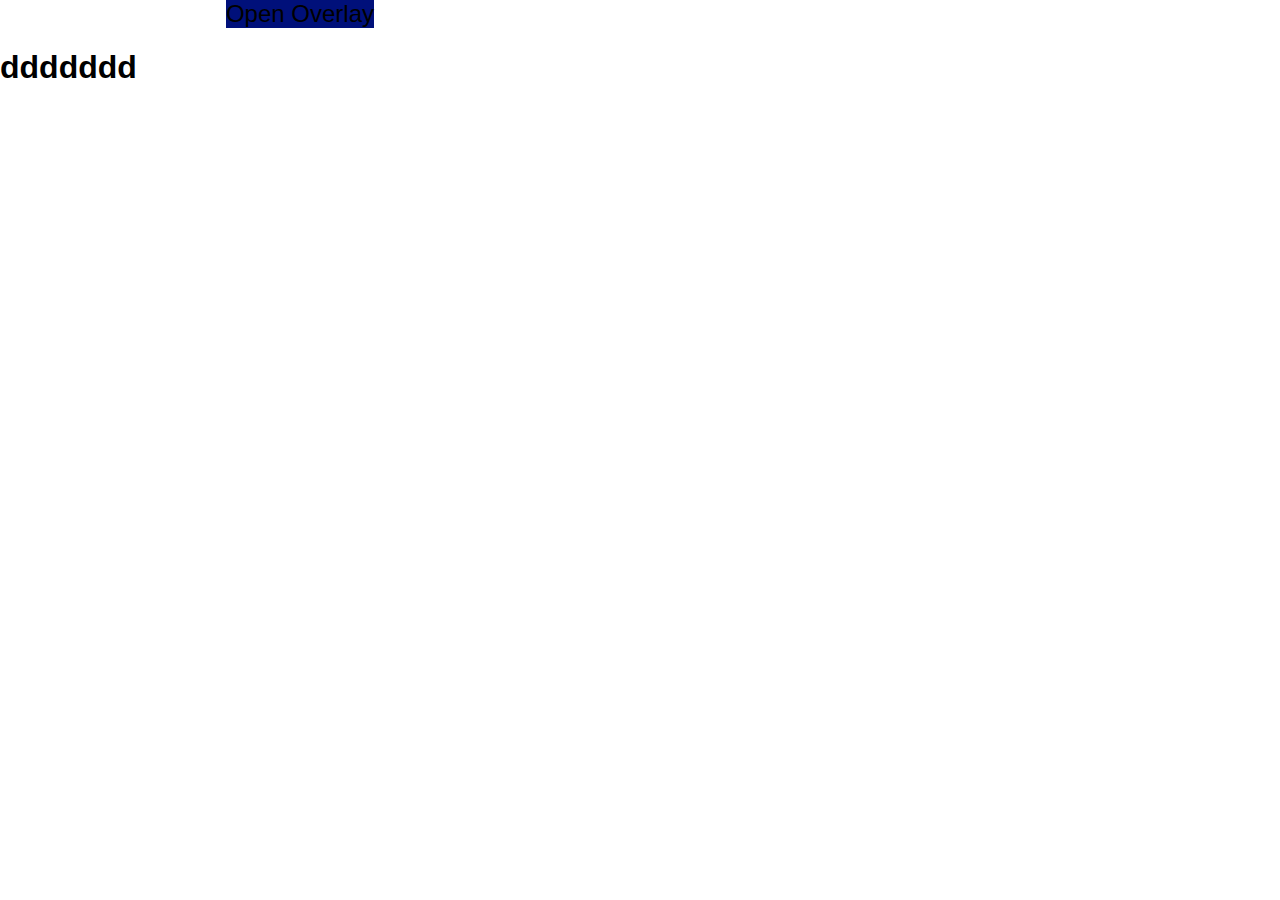
<file: JSP2/WebContent/FullscreenOverlayStyles/index.html>
<!DOCTYPE html>
<html lang="en" class="no-js">
	<head>
		<meta charset="UTF-8" />
		<meta http-equiv="X-UA-Compatible" content="IE=edge"> 
		<meta name="viewport" content="width=device-width, initial-scale=1"> 
		<title>Fullscreen Overlay Styles &amp; Effects | Demo 1</title>
		<meta name="description" content="Fullscreen Overlay Styles &amp; Effects" />
		<meta name="keywords" content="fullscreen overlay, overlay menu, inspiration, styles, effect, css" />
		<meta name="author" content="Codrops" />
		<link rel="shortcut icon" href="../favicon.ico">
		<link rel="stylesheet" type="text/css" href="css/normalize.css" />
		<link rel="stylesheet" type="text/css" href="css/demo.css" />
		<link rel="stylesheet" type="text/css" href="css/style1.css" />
  		<script src="js/modernizr.custom.js"></script>
	</head>
	<body>
		<div class="container">
			<section>
				<p><button id="trigger-overlay" type="button">Open Overlay</button></p>
			</section>
			
		</div><!-- /container -->
		<!-- open/close -->
		<div class="overlay overlay-hugeinc">
			<button type="button" class="overlay-close">Close</button>
			<nav>
				<ul>
					<li><a href="#">Home</a></li>
					<li><a href="#">About</a></li>
					<li><a href="#">Work</a></li>
					<li><a href="#">Clients</a></li>
					<li><a href="#">Contact</a></li>
				</ul>
			</nav>
		</div>
		<h1>ddddddd</h1>
		<script src="js/classie.js"></script>
		<script src="js/demo1.js"></script>
		
	</body>
</html>
</file>
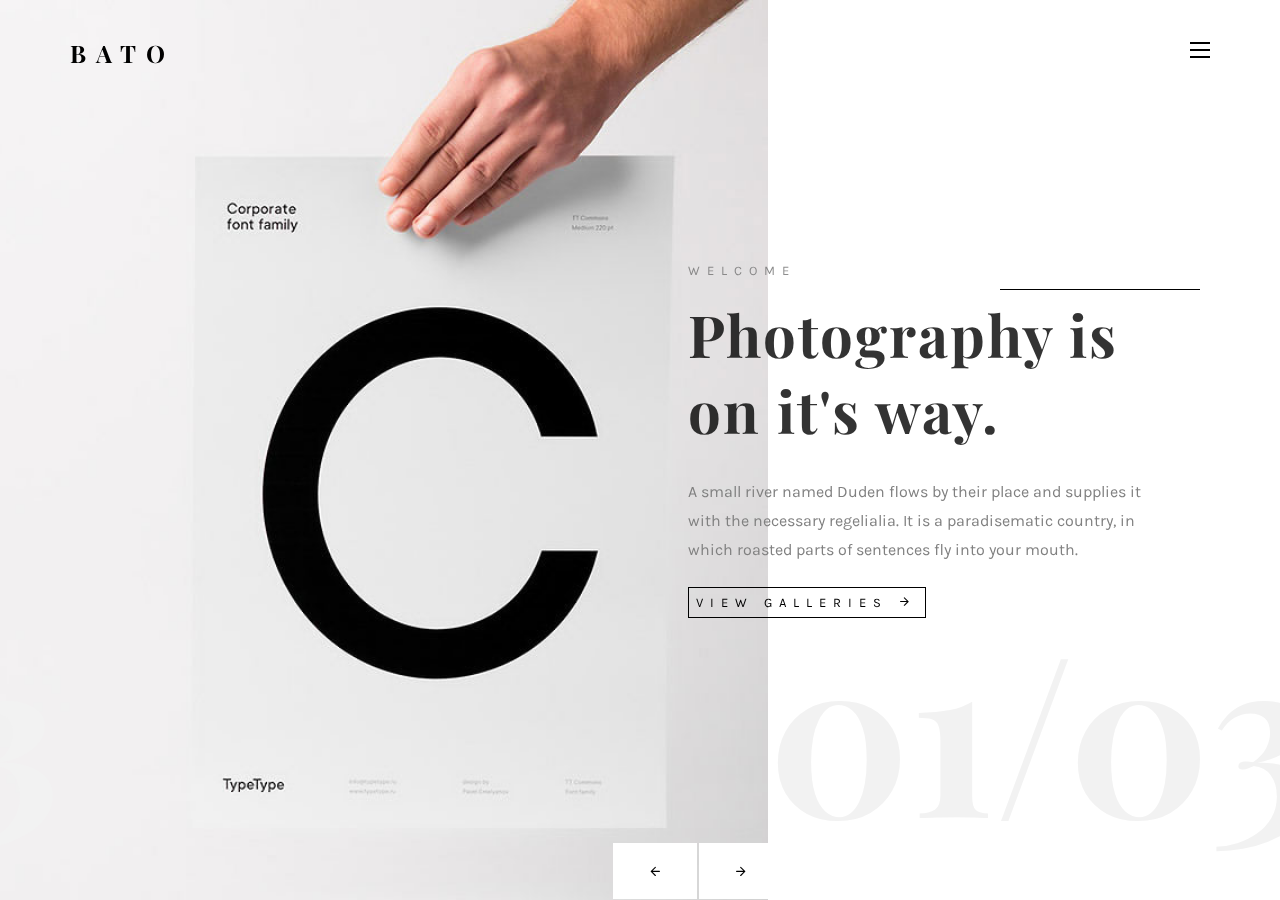
<file: JSP/JSP3/WebContent/bato/index.html>
<!DOCTYPE HTML>
<html>
	<head>
	<meta charset="utf-8">
	<meta http-equiv="X-UA-Compatible" content="IE=edge">
	<title>Bato Template</title>
	<meta name="viewport" content="width=device-width, initial-scale=1">
	<meta name="description" content="" />
	<meta name="keywords" content="" />
	<meta name="author" content="" />

  <!-- Facebook and Twitter integration -->
	<meta property="og:title" content=""/>
	<meta property="og:image" content=""/>
	<meta property="og:url" content=""/>
	<meta property="og:site_name" content=""/>
	<meta property="og:description" content=""/>
	<meta name="twitter:title" content="" />
	<meta name="twitter:image" content="" />
	<meta name="twitter:url" content="" />
	<meta name="twitter:card" content="" />

	<!-- Place favicon.ico and apple-touch-icon.png in the root directory -->
	<link rel="shortcut icon" href="favicon.ico">

	<link href="https://fonts.googleapis.com/css?family=Karla:400,700" rel="stylesheet">
	<link href="https://fonts.googleapis.com/css?family=Playfair+Display:400,400i,700" rel="stylesheet">
	
	<!-- Animate.css -->
	<link rel="stylesheet" href="css/animate.css">
	<!-- Icomoon Icon Fonts-->
	<link rel="stylesheet" href="css/icomoon.css">
	<!-- Bootstrap  -->
	<link rel="stylesheet" href="css/bootstrap.css">
	<!-- Owl Carousel -->
	<link rel="stylesheet" href="css/owl.carousel.min.css">
	<link rel="stylesheet" href="css/owl.theme.default.min.css">
	<!-- Magnific Popup -->
	<link rel="stylesheet" href="css/magnific-popup.css">

	<link rel="stylesheet" href="css/style.css">


	<!-- Modernizr JS -->
	<script src="js/modernizr-2.6.2.min.js"></script>
	<!-- FOR IE9 below -->
	<!--[if lt IE 9]>
	<script src="js/respond.min.js"></script>
	<![endif]-->

	</head>
	<body>

	<nav id="colorlib-main-nav" role="navigation">
		<a href="#" class="js-colorlib-nav-toggle colorlib-nav-toggle active"><i></i></a>
		<div class="js-fullheight colorlib-table">
			<div class="colorlib-table-cell js-fullheight">
				<div class="row">
					<div class="col-md-12">
						<div class="form-group">
							<input type="text" class="form-control" id="search" placeholder="Enter any key to search...">
							<button type="submit" class="btn btn-primary"><i class="icon-search3"></i></button>
						</div>
					</div>
				</div>
				<div class="row">
					<div class="col-md-12">
						<ul>
							<li class="active"><a href="index.html">Home</a></li>
							<li><a href="work.html">Work</a></li>
							<li><a href="blog.html">Blog</a></li>
							<li><a href="about.html">About</a></li>
							<li><a href="contact.html">Contact</a></li>
						</ul>
					</div>
				</div>
				<div class="row">
					<div class="col-md-12">
						<h2 class="head-title">Gallery</h2>
						<a href="images/work-1.jpg" class="gallery image-popup-link text-center" style="background-image: url(images/work-1.jpg);">
							<span><i class="icon-search3"></i></span>
						</a>
						<a href="images/work-2.jpg" class="gallery image-popup-link text-center" style="background-image: url(images/work-2.jpg);">
							<span><i class="icon-search3"></i></span>
						</a>
						<a href="images/work-3.jpg" class="gallery image-popup-link text-center" style="background-image: url(images/work-3.jpg);">
							<span><i class="icon-search3"></i></span>
						</a>
						<a href="images/work-4.jpg" class="gallery image-popup-link text-center" style="background-image: url(images/work-4.jpg);">
							<span><i class="icon-search3"></i></span>
						</a>
					</div>
				</div>
			</div>
		</div>
	</nav>
	
	<div id="colorlib-page">
		<header>
			<div class="container">
				<div class="row">
					<div class="col-md-12">
						<div class="colorlib-navbar-brand">
							<a class="colorlib-logo" href="index.html">Bato</a>
						</div>
						<a href="#" class="js-colorlib-nav-toggle colorlib-nav-toggle"><i></i></a>
					</div>
				</div>
			</div>
		</header>
		<div id="colorlib-hero" class="js-fullheight">
			<div class="owl-carousel">
				<div class="item">
					<div class="hero-flex js-fullheight">
						<div class="col-three-forth">
							<div class="hero-img js-fullheight" style="background-image: url(images/img_bg_1.jpg);"></div>
						</div>
						<div class="col-one-forth js-fullheight">
							<div class="display-t js-fullheight">
								<div class="display-tc js-fullheight">
									<h2 class="number">01/03</h2>
									<div class="text-inner">
										<div class="desc">
											<span class="tag">Welcome</span>
											<h2>Photography is on it's way.</h2>
											<p>A small river named Duden flows by their place and supplies it with the necessary regelialia. It is a paradisematic country, in which roasted parts of sentences fly into your mouth.</p>
											<p><a href="work.html" class="btn-view">View Galleries <i class="icon-arrow-right3"></i></a></p>
										</div>
									</div>
								</div>
							</div>
						</div>
					</div>
				</div>
				<div class="item">
					<div class="hero-flex js-fullheight">
						<div class="col-three-forth">
							<div class="hero-img js-fullheight" style="background-image: url(images/img_bg_2.jpg);"></div>
						</div>
						<div class="col-one-forth js-fullheight">
							<div class="display-t js-fullheight">
								<div class="display-tc js-fullheight">
									<h2 class="number">02/03</h2>
									<div class="text-inner">
										<div class="desc">
											<span class="tag">Photography</span>
											<h2>Capture interesting things.</h2>
											<p>A small river named Duden flows by their place and supplies it with the necessary regelialia. It is a paradisematic country, in which roasted parts of sentences fly into your mouth.</p>
											<p><a href="work.html" class="btn-view">View Galleries <i class="icon-arrow-right3"></i></a></p>
										</div>
									</div>
								</div>
							</div>
						</div>
					</div>
				</div>
				<div class="item">
					<div class="hero-flex js-fullheight">
						<div class="col-three-forth">
							<div class="hero-img js-fullheight" style="background-image: url(images/img_bg_3.jpg);"></div>
						</div>
						<div class="col-one-forth js-fullheight">
							<h2 class="number">03/03</h2>
							<div class="display-t js-fullheight">
								<div class="display-tc js-fullheight">
									<div class="text-inner">
										<div class="desc">
											<span class="tag">Discover</span>
											<h2>Discover New Things</h2>
											<p>A small river named Duden flows by their place and supplies it with the necessary regelialia. It is a paradisematic country, in which roasted parts of sentences fly into your mouth.</p>
											<p><a href="work.html" class="btn-view">View Galleries <i class="icon-arrow-right3"></i></a></p>
										</div>
									</div>
								</div>
							</div>
						</div>
					</div>
				</div>
			</div>
		</div>
	
	</div>

	<!-- jQuery -->
	<script src="js/jquery.min.js"></script>
	<!-- jQuery Easing -->
	<script src="js/jquery.easing.1.3.js"></script>
	<!-- Bootstrap -->
	<script src="js/bootstrap.min.js"></script>
	<!-- Waypoints -->
	<script src="js/jquery.waypoints.min.js"></script>
	<!-- Owl Carousel -->
	<script src="js/owl.carousel.min.js"></script>
	<!-- Magnific Popup -->
	<script src="js/jquery.magnific-popup.min.js"></script>
	<script src="js/magnific-popup-options.js"></script>

	<!-- Main JS (Do not remove) -->
	<script src="js/main.js"></script>

	</body>
</html>
</file>
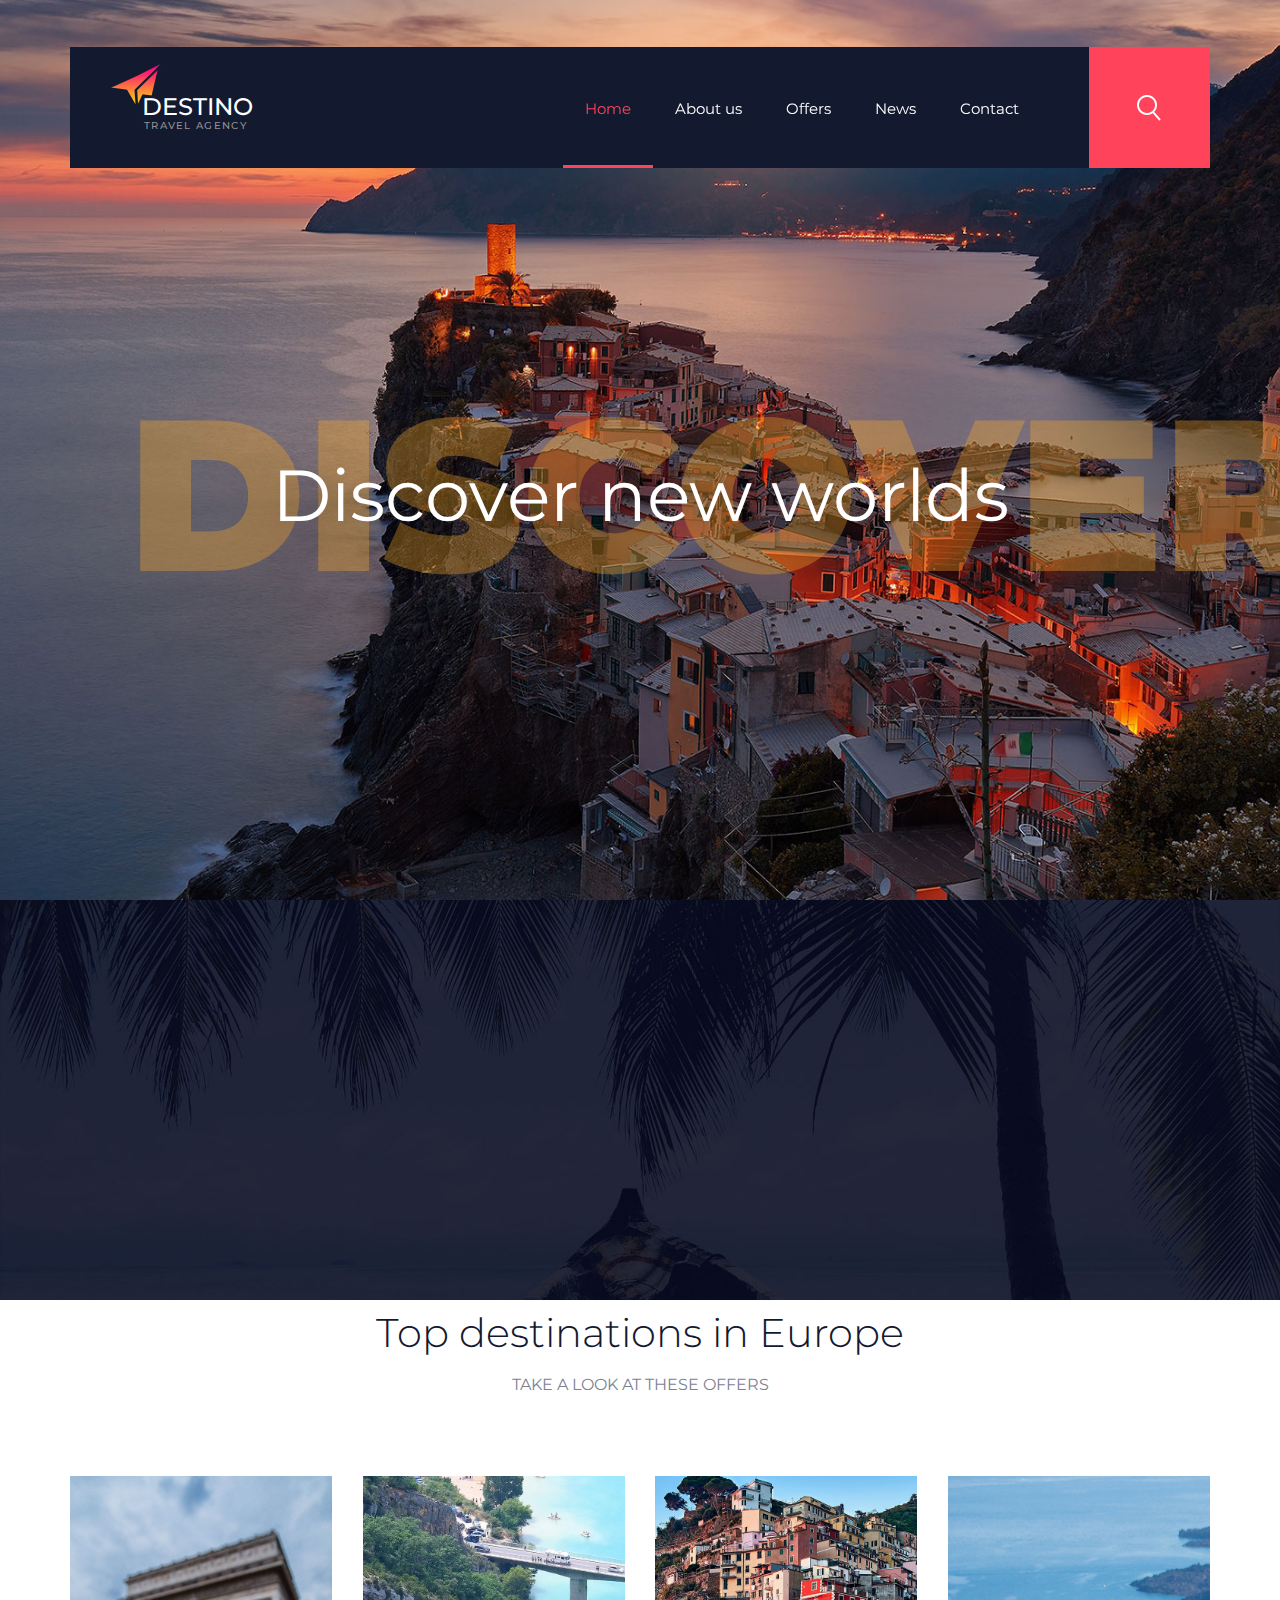
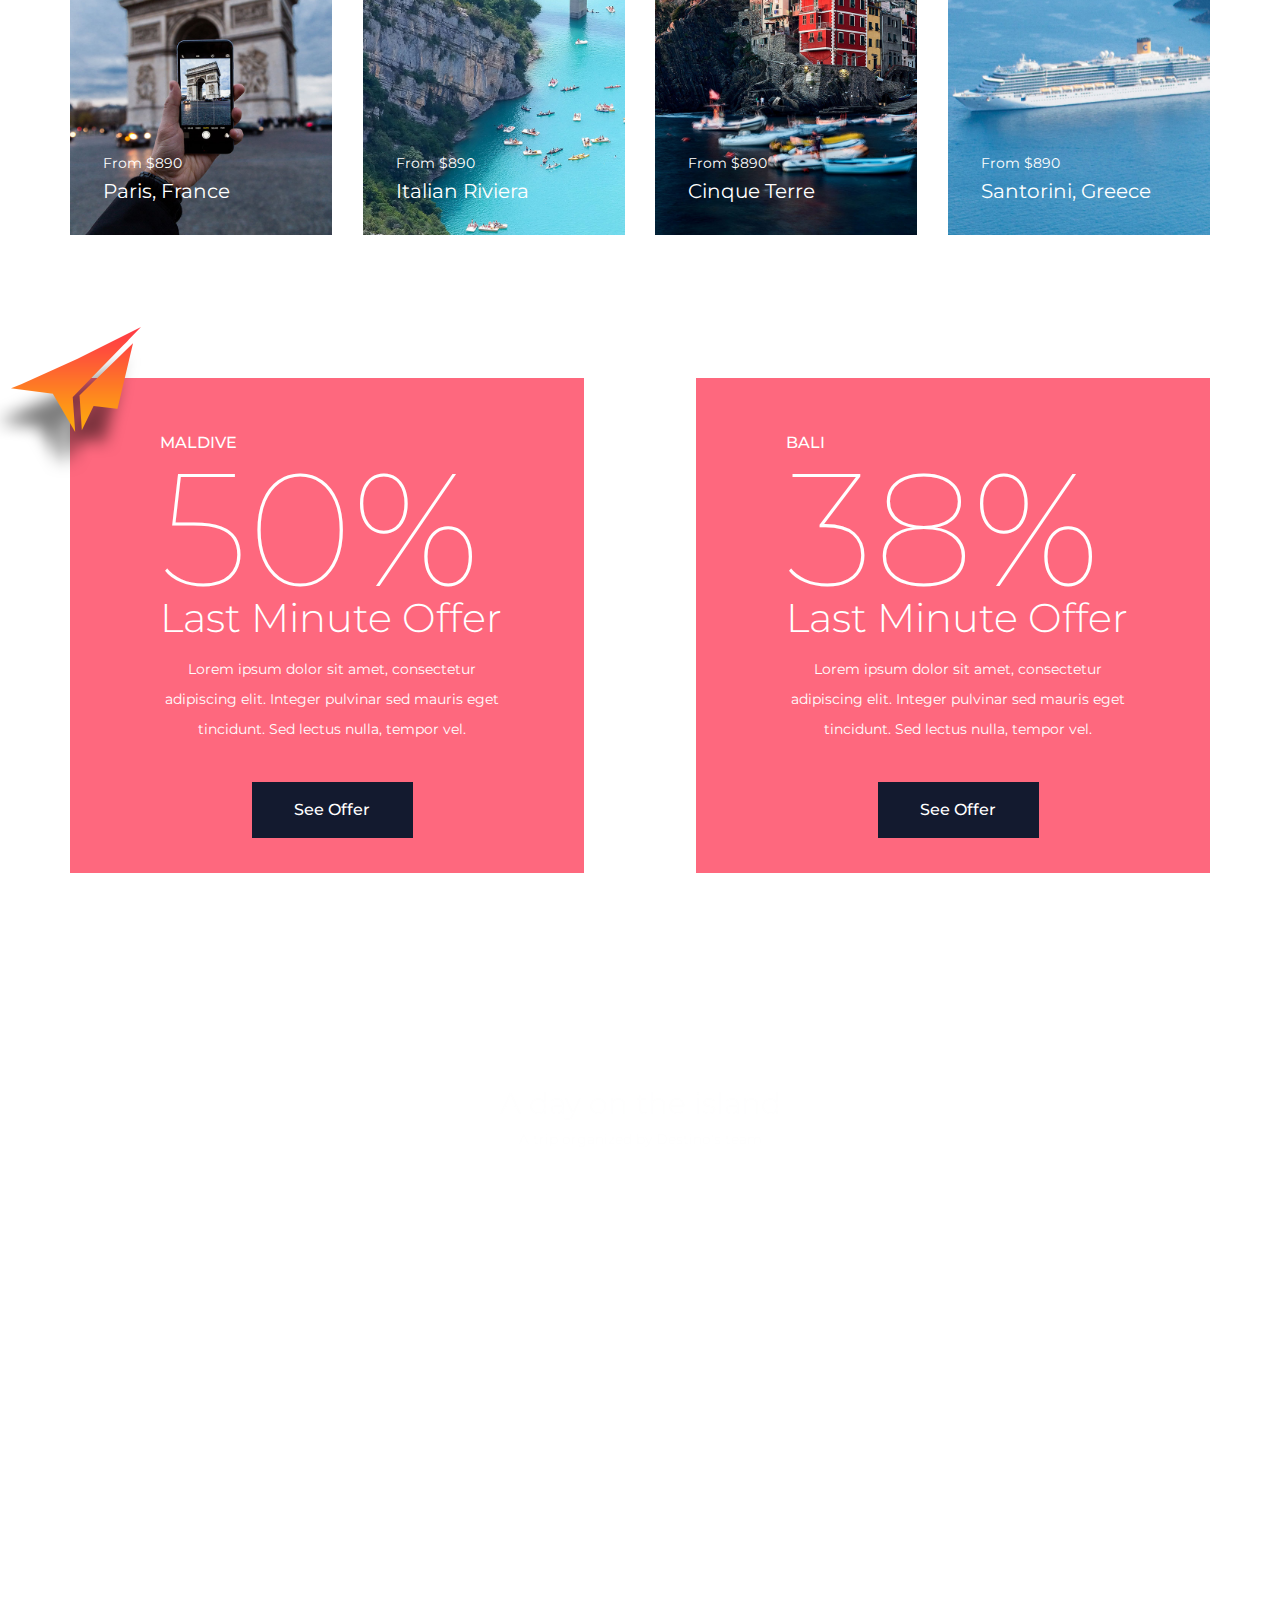
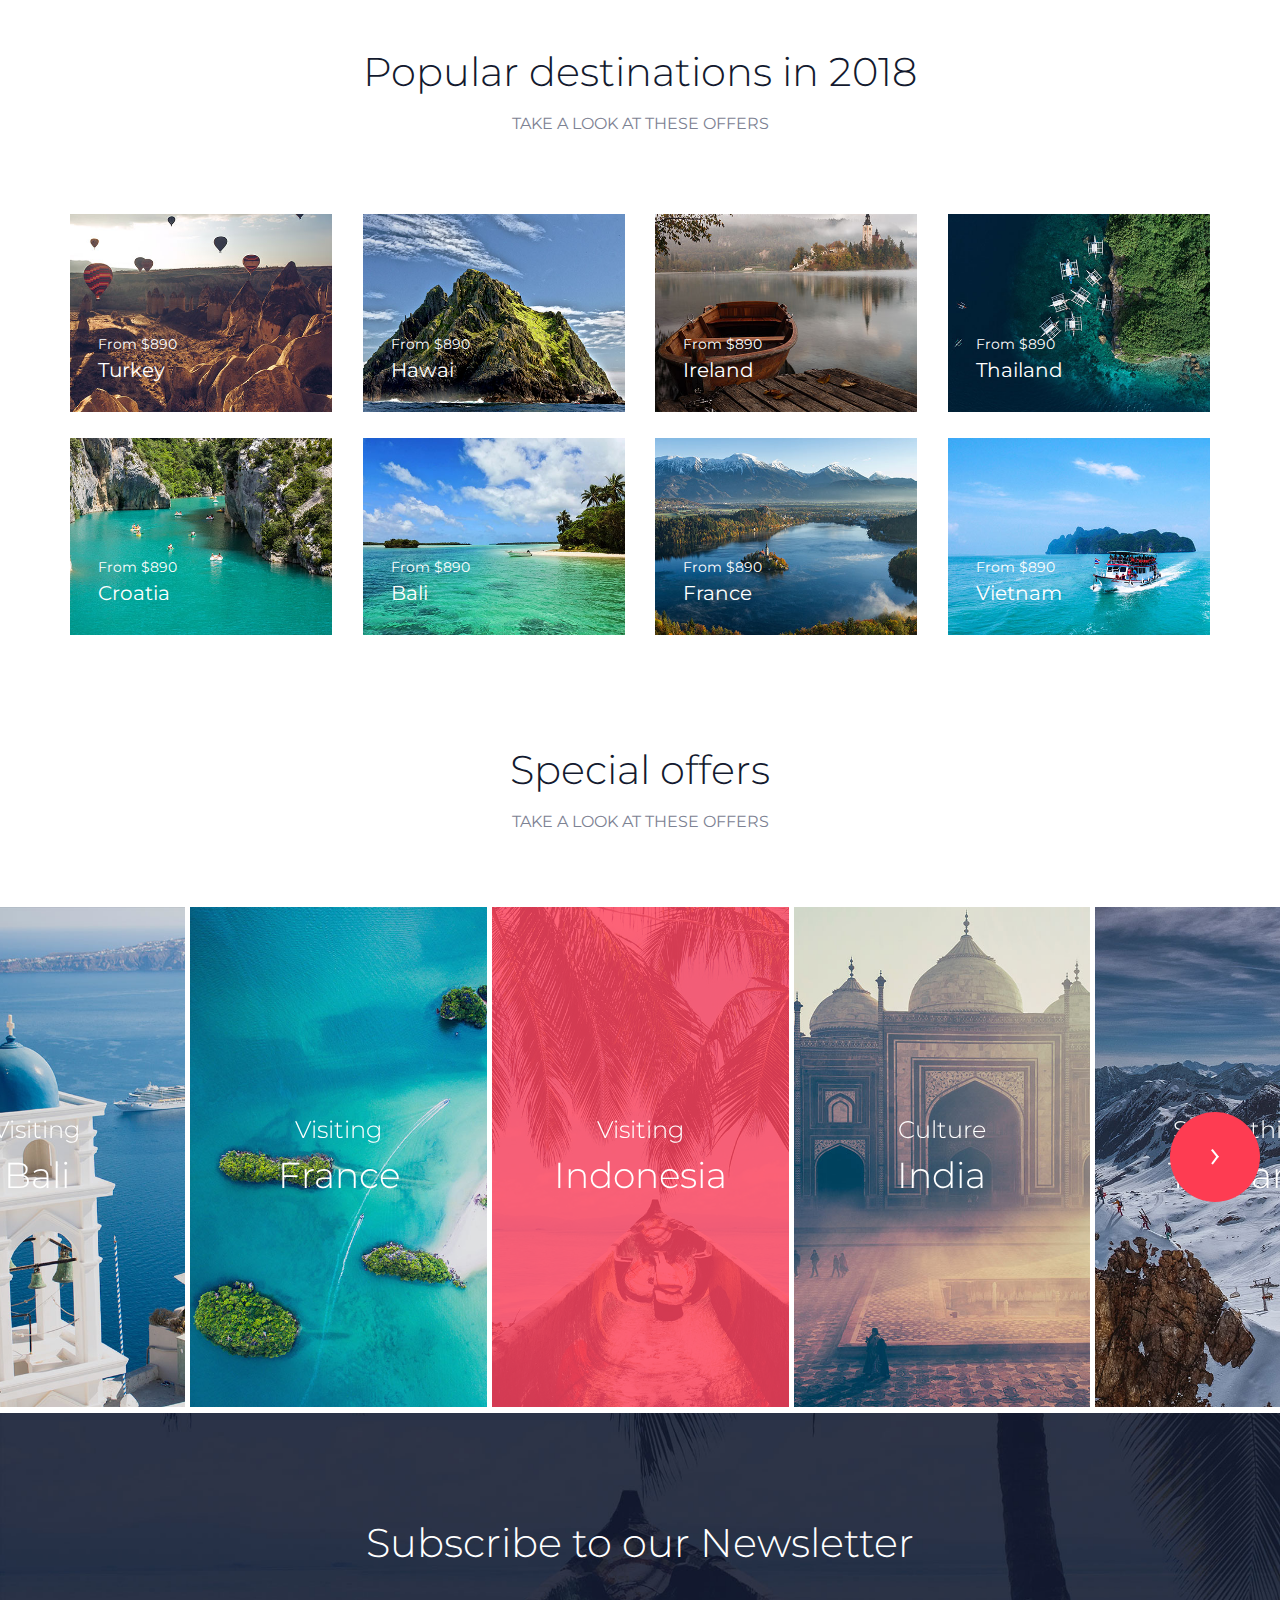
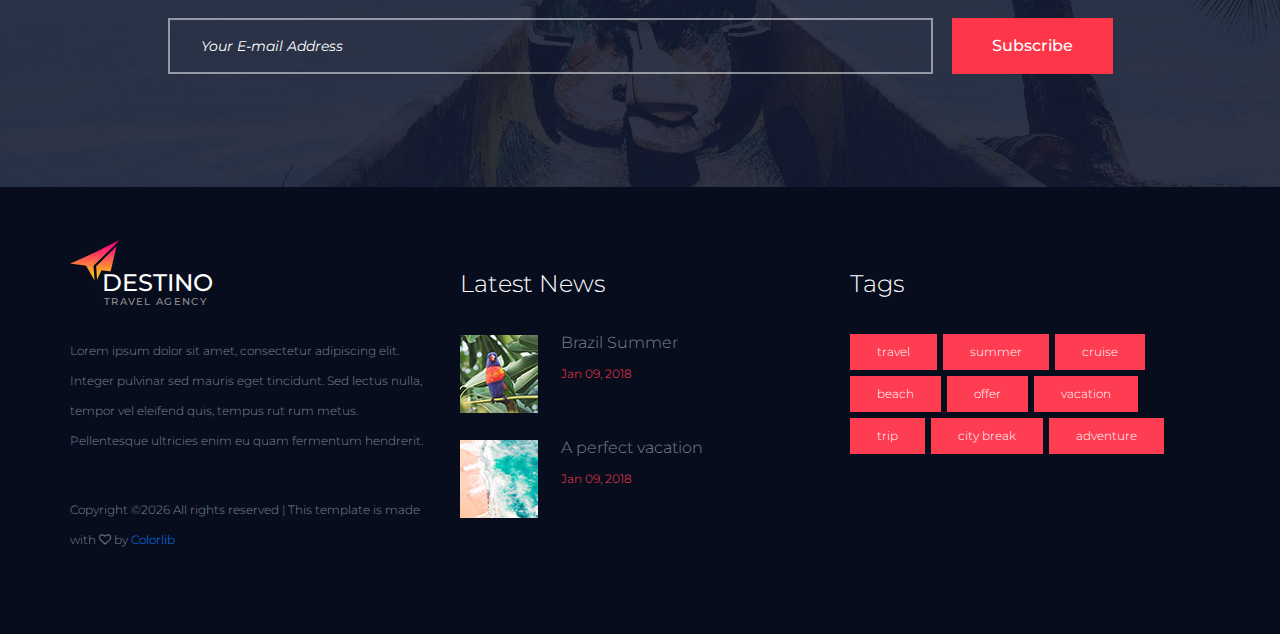
<file: JSP/JSP3/WebContent/destino/index.html>
<!DOCTYPE html>
<html lang="en">
<head>
<title>Destino</title>
<meta charset="utf-8">
<meta http-equiv="X-UA-Compatible" content="IE=edge">
<meta name="description" content="Destino project">
<meta name="viewport" content="width=device-width, initial-scale=1">
<link rel="stylesheet" type="text/css" href="styles/bootstrap4/bootstrap.min.css">
<link href="plugins/font-awesome-4.7.0/css/font-awesome.min.css" rel="stylesheet" type="text/css">
<link rel="stylesheet" type="text/css" href="plugins/OwlCarousel2-2.2.1/owl.carousel.css">
<link rel="stylesheet" type="text/css" href="plugins/OwlCarousel2-2.2.1/owl.theme.default.css">
<link rel="stylesheet" type="text/css" href="plugins/OwlCarousel2-2.2.1/animate.css">
<link href="plugins/magnific-popup/magnific-popup.css" rel="stylesheet" type="text/css">
<link rel="stylesheet" type="text/css" href="styles/main_styles.css">
<link rel="stylesheet" type="text/css" href="styles/responsive.css">
</head>
<body>

<div class="super_container">
	
	<!-- Header -->

	<header class="header">
		<div class="container">
			<div class="row">
				<div class="col">
					<div class="header_container d-flex flex-row align-items-center justify-content-start">

						<!-- Logo -->
						<div class="logo_container">
							<div class="logo">
								<div>destino</div>
								<div>travel agency</div>
								<div class="logo_image"><img src="images/logo.png" alt=""></div>
							</div>
						</div>

						<!-- Main Navigation -->
						<nav class="main_nav ml-auto">
							<ul class="main_nav_list">
								<li class="main_nav_item active"><a href="#">Home</a></li>
								<li class="main_nav_item"><a href="about.html">About us</a></li>
								<li class="main_nav_item"><a href="offers.html">Offers</a></li>
								<li class="main_nav_item"><a href="news.html">News</a></li>
								<li class="main_nav_item"><a href="contact.html">Contact</a></li>
							</ul>
						</nav>

						<!-- Search -->
						<div class="search">
							<form action="#" class="search_form">
								<input type="search" name="search_input" class="search_input ctrl_class" required="required" placeholder="Keyword">
								<button type="submit" class="search_button ml-auto ctrl_class"><img src="images/search.png" alt=""></button>
							</form>
						</div>

						<!-- Hamburger -->
						<div class="hamburger ml-auto"><i class="fa fa-bars" aria-hidden="true"></i></div>

					</div>
				</div>
			</div>
		</div>
	</header>

	<!-- Menu -->

	<div class="menu_container menu_mm">

		<!-- Menu Close Button -->
		<div class="menu_close_container">
			<div class="menu_close"></div>
		</div>

		<!-- Menu Items -->
		<div class="menu_inner menu_mm">
			<div class="menu menu_mm">
				<div class="menu_search_form_container">
					<form action="#" id="menu_search_form">
						<input type="search" class="menu_search_input menu_mm">
						<button id="menu_search_submit" class="menu_search_submit" type="submit"><img src="images/search_2.png" alt=""></button>
					</form>
				</div>
				<ul class="menu_list menu_mm">
					<li class="menu_item menu_mm"><a href="#">Home</a></li>
					<li class="menu_item menu_mm"><a href="about.html">About us</a></li>
					<li class="menu_item menu_mm"><a href="offers.html">Offers</a></li>
					<li class="menu_item menu_mm"><a href="news.html">News</a></li>
					<li class="menu_item menu_mm"><a href="contact.html">Contact</a></li>
				</ul>

				<!-- Menu Social -->
				
				<div class="menu_social_container menu_mm">
					<ul class="menu_social menu_mm">
						<li class="menu_social_item menu_mm"><a href="#"><i class="fa fa-pinterest" aria-hidden="true"></i></a></li>
						<li class="menu_social_item menu_mm"><a href="#"><i class="fa fa-linkedin" aria-hidden="true"></i></a></li>
						<li class="menu_social_item menu_mm"><a href="#"><i class="fa fa-instagram" aria-hidden="true"></i></a></li>
						<li class="menu_social_item menu_mm"><a href="#"><i class="fa fa-facebook" aria-hidden="true"></i></a></li>
						<li class="menu_social_item menu_mm"><a href="#"><i class="fa fa-twitter" aria-hidden="true"></i></a></li>
					</ul>
				</div>

				<div class="menu_copyright menu_mm">Colorlib All rights reserved</div>
			</div>

		</div>

	</div>
	
	<!-- Home -->

	<div class="home">
		<div class="home_background" style="background-image:url(images/home.jpg)"></div>
		<div class="home_content">
			<div class="home_content_inner">
				<div class="home_text_large">discover</div>
				<div class="home_text_small">Discover new worlds</div>
			</div>
		</div>
	</div>

	<!-- Find Form -->

	<div class="find">
		<!-- Image by https://unsplash.com/@garciasaldana_ -->
		<div class="find_background parallax-window" data-parallax="scroll" data-image-src="images/find.jpg" data-speed="0.8"></div>
		<div class="container">
			<div class="row">
				<div class="col-12">
					<div class="find_title text-center">Find the Adventure of a lifetime</div>
				</div>
				<div class="col-12">
					<div class="find_form_container">
						<form action="#" id="find_form" class="find_form d-flex flex-md-row flex-column align-items-md-center align-items-start justify-content-md-between justify-content-start flex-wrap">
							<div class="find_item">
								<div>Destination:</div>
								<input type="text" class="destination find_input" required="required" placeholder="Keyword here">
							</div>
							<div class="find_item">
								<div>Adventure type:</div>
								<select name="adventure" id="adventure" class="dropdown_item_select find_input">
									<option>Categories</option>
									<option>Categories</option>
									<option>Categories</option>
								</select>
							</div>
							<div class="find_item">
								<div>Min price</div>
								<select name="min_price" id="min_price" class="dropdown_item_select find_input">
									<option>&nbsp;</option>
									<option>Price</option>
									<option>Price</option>
								</select>
							</div>
							<div class="find_item">
								<div>Max price</div>
								<select name="max_price" id="max_price" class="dropdown_item_select find_input">
									<option>&nbsp;</option>
									<option>Price</option>
									<option>Price</option>
								</select>
							</div>
							<button class="button find_button">Find</button>
						</form>
					</div>
				</div>
			</div>
		</div>
	</div>

	<!-- Top Destinations -->

	<div class="top">
		<div class="container">
			<div class="row">
				<div class="col">
					<div class="section_title text-center">
						<h2>Top destinations in Europe</h2>
						<div>take a look at these offers</div>
					</div>
				</div>
			</div>
			<div class="row top_content">

				<div class="col-lg-3 col-md-6 top_col">

					<!-- Top Destination Item -->
					<div class="top_item">
						<a href="#">
							<div class="top_item_image"><img src="images/top_1.jpg" alt="https://unsplash.com/@sgabriel"></div>
							<div class="top_item_content">
								<div class="top_item_price">From $890</div>
								<div class="top_item_text">Paris, France</div>
							</div>
						</a>
					</div>
				</div>

				<div class="col-lg-3 col-md-6 top_col">

					<!-- Top Destination Item -->
					<div class="top_item">
						<a href="#">
							<div class="top_item_image"><img src="images/top_2.jpg" alt="https://unsplash.com/@jenspeter"></div>
							<div class="top_item_content">
								<div class="top_item_price">From $890</div>
								<div class="top_item_text">Italian Riviera</div>
							</div>
						</a>
					</div>
				</div>

				<div class="col-lg-3 col-md-6 top_col">

					<!-- Top Destination Item -->
					<div class="top_item">
						<a href="#">
							<div class="top_item_image"><img src="images/top_3.jpg" alt="https://unsplash.com/@anikindimitry"></div>
							<div class="top_item_content">
								<div class="top_item_price">From $890</div>
								<div class="top_item_text">Cinque Terre</div>
							</div>
						</a>
					</div>
				</div>

				<div class="col-lg-3 col-md-6 top_col">

					<!-- Top Destination Item -->
					<div class="top_item">
						<a href="#">
							<div class="top_item_image"><img src="images/top_4.jpg" alt="https://unsplash.com/@hellolightbulb"></div>
							<div class="top_item_content">
								<div class="top_item_price">From $890</div>
								<div class="top_item_text">Santorini, Greece</div>
							</div>
						</a>	
					</div>
				</div>

			</div>
		</div>
	</div>

	<!-- Last -->

	<div class="last">
		<!-- Image by https://unsplash.com/@thanni -->
		<div class="last_background parallax-window" data-parallax="scroll" data-image-src="images/last.jpg" data-speed="0.8"></div>

		<div class="container">
			<div class="row">
				<div class="last_logo"><img src="images/last_logo.png" alt=""></div>
				<div class="col-lg-6 last_col">
					<div class="last_item">
						<div class="last_item_content">
							<div class="last_subtitle">maldive</div>
							<div class="last_percent">50%</div>
							<div class="last_title">Last Minute Offer</div>
							<div class="last_text">Lorem ipsum dolor sit amet, consectetur adipiscing elit. Integer pulvinar sed mauris eget tincidunt. Sed lectus nulla, tempor vel.</div>
							<div class="button last_button"><a href="offers.html">See Offer</a></div>
						</div>
					</div>
				</div>
				<div class="col-lg-6 last_col">
					<div class="last_item">
						<div class="last_item_content">
							<div class="last_subtitle">bali</div>
							<div class="last_percent">38%</div>
							<div class="last_title">Last Minute Offer</div>
							<div class="last_text">Lorem ipsum dolor sit amet, consectetur adipiscing elit. Integer pulvinar sed mauris eget tincidunt. Sed lectus nulla, tempor vel.</div>
							<div class="button last_button"><a href="offers.html">See Offer</a></div>
						</div>
					</div>
				</div>
			</div>
		</div>
	</div>

	<!-- Video -->

	<div class="video_section d-flex flex-column align-items-center justify-content-center">
		<!-- Image by https://unsplash.com/@peecho -->
		<div class="video_background parallax-window" data-parallax="scroll" data-image-src="images/video.jpg" data-speed="0.8"></div>
		<div class="video_content">
			<div class="video_title">A day on the island</div>
			<div class="video_subtitle">A trip organized by Destino's team</div>
			<div class="video_play">
				<a  class="video" href="https://www.youtube.com/watch?v=BzMLA8YIgG0">
					<svg version="1.1" id="Layer_1" class="play_button" xmlns="http://www.w3.org/2000/svg" xmlns:xlink="http://www.w3.org/1999/xlink" x="0px" y="0px"
						 width="140px" height="140px" viewBox="0 0 140 140" enable-background="new 0 0 140 140" xml:space="preserve">
						<g id="Layer_2">
							<circle class="play_circle" fill="none" stroke="#FFFFFF" stroke-width="2" stroke-miterlimit="10" cx="70.333" cy="69.58" r="68.542"/>
							<polygon class="play_triangle" fill="none" stroke="#FFFFFF" stroke-width="2" stroke-miterlimit="10" points="61.583,56 61.583,84.417 84.75,70 	"/>
						</g>
					</svg>
				</a>
			</div>
		</div>
	</div>

	<!-- Popular -->

	<div class="popular">
		<div class="container">
			<div class="row">
				<div class="col">
					<div class="section_title text-center">
						<h2>Popular destinations in 2018</h2>
						<div>take a look at these offers</div>
					</div>
				</div>
			</div>
			<div class="row">
				<div class="col">
					<div class="popular_content d-flex flex-md-row flex-column flex-wrap align-items-md-center align-items-start justify-content-md-between justify-content-start">
						
						<!-- Popular Item -->
						<div class="popular_item">
							<a href="offers.html">
								<img src="images/popular_1.jpg" alt="image by Egzon Bytyqi">
								<div class="popular_item_content">
									<div class="popular_item_price">From $890</div>
									<div class="popular_item_title">Turkey</div>
								</div>
							</a>	
						</div>

						<!-- Popular Item -->
						<div class="popular_item">
							<a href="offers.html">
								<img src="images/popular_2.jpg" alt="https://unsplash.com/@michael75">
								<div class="popular_item_content">
									<div class="popular_item_price">From $890</div>
									<div class="popular_item_title">Hawai</div>
								</div>
							</a>	
						</div>

						<!-- Popular Item -->
						<div class="popular_item">
							<a href="offers.html">
								<img src="images/popular_3.jpg" alt="https://unsplash.com/@sapegin">
								<div class="popular_item_content">
									<div class="popular_item_price">From $890</div>
									<div class="popular_item_title">Ireland</div>
								</div>
							</a>	
						</div>

						<!-- Popular Item -->
						<div class="popular_item">
							<a href="offers.html">
								<img src="images/popular_4.jpg" alt="https://unsplash.com/@kensuarez">
								<div class="popular_item_content">
									<div class="popular_item_price">From $890</div>
									<div class="popular_item_title">Thailand</div>
								</div>
							</a>
						</div>

						<!-- Popular Item -->
						<div class="popular_item">
							<a href="offers.html">
								<img src="images/popular_5.jpg" alt="https://unsplash.com/@noahbasle">
								<div class="popular_item_content">
									<div class="popular_item_price">From $890</div>
									<div class="popular_item_title">Croatia</div>
								</div>
							</a>
						</div>

						<!-- Popular Item -->
						<div class="popular_item">
							<a href="offers.html">
								<img src="images/popular_6.jpg" alt="https://unsplash.com/@seb">
								<div class="popular_item_content">
									<div class="popular_item_price">From $890</div>
									<div class="popular_item_title">Bali</div>
								</div>
							</a>
						</div>

						<!-- Popular Item -->
						<div class="popular_item">
							<a href="offers.html">
								<img src="images/popular_7.jpg" alt="https://unsplash.com/@nevenkrcmarek">
								<div class="popular_item_content">
									<div class="popular_item_price">From $890</div>
									<div class="popular_item_title">France</div>
								</div>
							</a>	
						</div>

						<!-- Popular Item -->
						<div class="popular_item">
							<a href="offers.html">
								<img src="images/popular_8.jpg" alt="https://unsplash.com/@bergeryap87">
								<div class="popular_item_content">
									<div class="popular_item_price">From $890</div>
									<div class="popular_item_title">Vietnam</div>
								</div>
							</a>
						</div>

					</div>
				</div>
			</div>
		</div>
	</div>

	<!-- Special -->

	<div class="special">
		<div class="container">
			<div class="row">
				<div class="col">
					<div class="section_title text-center">
						<h2>Special offers</h2>
						<div>take a look at these offers</div>
					</div>
				</div>
			</div>
		</div>
		<div class="special_content">
			<div class="special_slider_container">
				<div class="owl-carousel owl-theme special_slider">
					
					<!-- Special Offers Item -->
					<div class="owl-item">
						<div class="special_item">
							<div class="special_item_background"><img src="images/special_1.jpg" alt="https://unsplash.com/@garciasaldana_"></div>
							<div class="special_item_content text-center">
								<div class="special_category">Visiting</div>
								<div class="special_title"><a href="offers.html">Indonesia</a></div>
							</div>
						</div>
					</div>

					<!-- Special Offers Item -->
					<div class="owl-item">
						<div class="special_item d-flex flex-column align-items-center justify-content-center">
							<div class="special_item_background"><img src="images/special_2.jpg" alt="https://unsplash.com/@varshesh"></div>
							<div class="special_item_content text-center">
								<div class="special_category">Culture</div>
								<div class="special_title"><a href="offers.html">India</a></div>
							</div>
						</div>
					</div>

					<!-- Special Offers Item -->
					<div class="owl-item">
						<div class="special_item d-flex flex-column align-items-center justify-content-center">
							<div class="special_item_background"><img src="images/special_3.jpg" alt="https://unsplash.com/@paulgilmore_"></div>
							<div class="special_item_content text-center">
								<div class="special_category">Sunbathing</div>
								<div class="special_title"><a href="offers.html">Thailand</a></div>
							</div>
						</div>
					</div>

					<!-- Special Offers Item -->
					<div class="owl-item">
						<div class="special_item d-flex flex-column align-items-center justify-content-center">
							<div class="special_item_background"><img src="images/special_4.jpg" alt="https://unsplash.com/@hellolightbulb"></div>
							<div class="special_item_content text-center">
								<div class="special_category">Visiting</div>
								<div class="special_title"><a href="offers.html">Bali</a></div>
							</div>
						</div>
					</div>

					<!-- Special Offers Item -->
					<div class="owl-item">
						<div class="special_item d-flex flex-column align-items-center justify-content-center">
							<div class="special_item_background"><img src="images/special_5.jpg" alt="https://unsplash.com/@dnevozhai"></div>
							<div class="special_item_content text-center">
								<div class="special_category">Visiting</div>
								<div class="special_title"><a href="offers.html">France</a></div>
							</div>
						</div>
					</div>

				</div>

				<div class="special_slider_nav d-flex flex-column align-items-center justify-content-center">
					<img src="images/special_slider.png" alt="">
				</div>
			</div>
		</div>
	</div>

	<!-- Newsletter -->

	<div class="newsletter">
		<!-- Image by https://unsplash.com/@garciasaldana_ -->
		<div class="newsletter_background" style="background-image:url(images/newsletter.jpg)"></div>
		<div class="container">
			<div class="row">
				<div class="col-lg-10 offset-lg-1">
					<div class="newsletter_content">
						<div class="newsletter_title text-center">Subscribe to our Newsletter</div>
						<div class="newsletter_form_container">
							<form action="#" id="newsletter_form" class="newsletter_form">
								<div class="d-flex flex-md-row flex-column align-content-center justify-content-between">
									<input type="email" id="newsletter_input" class="newsletter_input" placeholder="Your E-mail Address">
									<button type="submit" id="newsletter_button" class="newsletter_button">Subscribe</button>
								</div>
							</form>
						</div>
					</div>
				</div>
			</div>
		</div>
	</div>

	<!-- Footer -->

	<footer class="footer">
		<div class="container">
			<div class="row">

				<!-- Footer Column -->
				<div class="col-lg-4 footer_col">
					<div class="footer_about">
						<!-- Logo -->
						<div class="logo_container">
							<div class="logo">
								<div>destino</div>
								<div>travel agency</div>
								<div class="logo_image"><img src="images/logo.png" alt=""></div>
							</div>
						</div>
						<div class="footer_about_text">Lorem ipsum dolor sit amet, consectetur adipiscing elit. Integer pulvinar sed mauris eget tincidunt. Sed lectus nulla, tempor vel eleifend quis, tempus rut rum metus. Pellentesque ultricies enim eu quam fermentum hendrerit.</div>
						<div class="copyright"><!-- Link back to Colorlib can't be removed. Template is licensed under CC BY 3.0. -->
Copyright &copy;<script>document.write(new Date().getFullYear());</script> All rights reserved | This template is made with <i class="fa fa-heart-o" aria-hidden="true"></i> by <a href="https://colorlib.com" target="_blank">Colorlib</a>
<!-- Link back to Colorlib can't be removed. Template is licensed under CC BY 3.0. --></div>
					</div>
				</div>

				<!-- Footer Column -->
				<div class="col-lg-4 footer_col">
					<div class="footer_latest">
						<div class="footer_title">Latest News</div>
						<div class="footer_latest_content">

							<!-- Footer Latest Post -->
							<div class="footer_latest_item">
								<div class="footer_latest_image"><img src="images/latest_1.jpg" alt="https://unsplash.com/@peecho"></div>
								<div class="footer_latest_item_content">
									<div class="footer_latest_item_title"><a href="news.html">Brazil Summer</a></div>
									<div class="footer_latest_item_date">Jan 09, 2018</div>
								</div>
							</div>

							<!-- Footer Latest Post -->
							<div class="footer_latest_item">
								<div class="footer_latest_image"><img src="images/latest_2.jpg" alt="https://unsplash.com/@sanfrancisco"></div>
								<div class="footer_latest_item_content">
									<div class="footer_latest_item_title"><a href="news.html">A perfect vacation</a></div>
									<div class="footer_latest_item_date">Jan 09, 2018</div>
								</div>
							</div>

						</div>
					</div>
				</div>

				<!-- Footer Column -->
				<div class="col-lg-4 footer_col">
					<div class="tags footer_tags">
						<div class="footer_title">Tags</div>
						<ul class="tags_content d-flex flex-row flex-wrap align-items-start justify-content-start">
							<li class="tag"><a href="#">travel</a></li>
							<li class="tag"><a href="#">summer</a></li>
							<li class="tag"><a href="#">cruise</a></li>
							<li class="tag"><a href="#">beach</a></li>
							<li class="tag"><a href="#">offer</a></li>
							<li class="tag"><a href="#">vacation</a></li>
							<li class="tag"><a href="#">trip</a></li>
							<li class="tag"><a href="#">city break</a></li>
							<li class="tag"><a href="#">adventure</a></li>
						</ul>
					</div>
				</div>

			</div>
		</div>
	</footer>
</div>

<script src="js/jquery-3.2.1.min.js"></script>
<script src="styles/bootstrap4/popper.js"></script>
<script src="styles/bootstrap4/bootstrap.min.js"></script>
<script src="plugins/OwlCarousel2-2.2.1/owl.carousel.js"></script>
<script src="plugins/easing/easing.js"></script>
<script src="plugins/parallax-js-master/parallax.min.js"></script>
<script src="plugins/magnific-popup/jquery.magnific-popup.min.js"></script>
<script src="js/custom.js"></script>
</body>
</html>
</file>
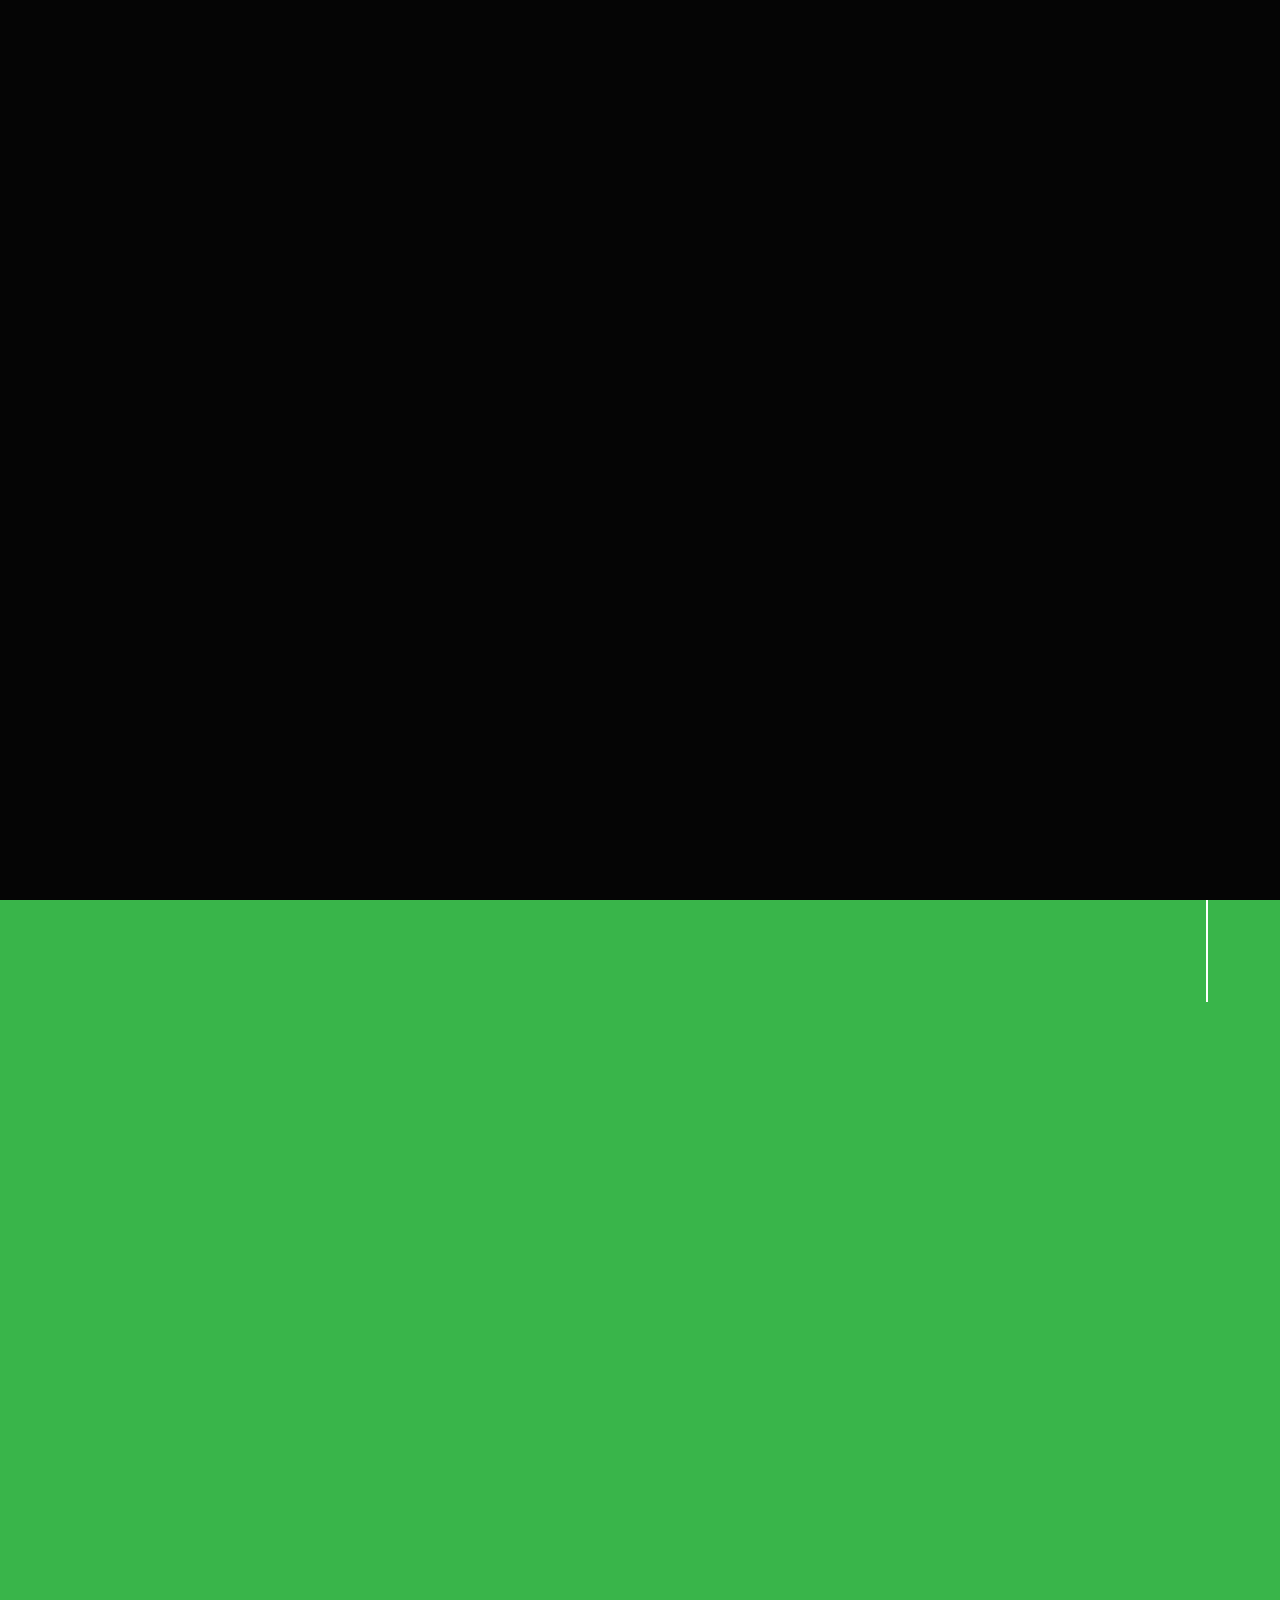
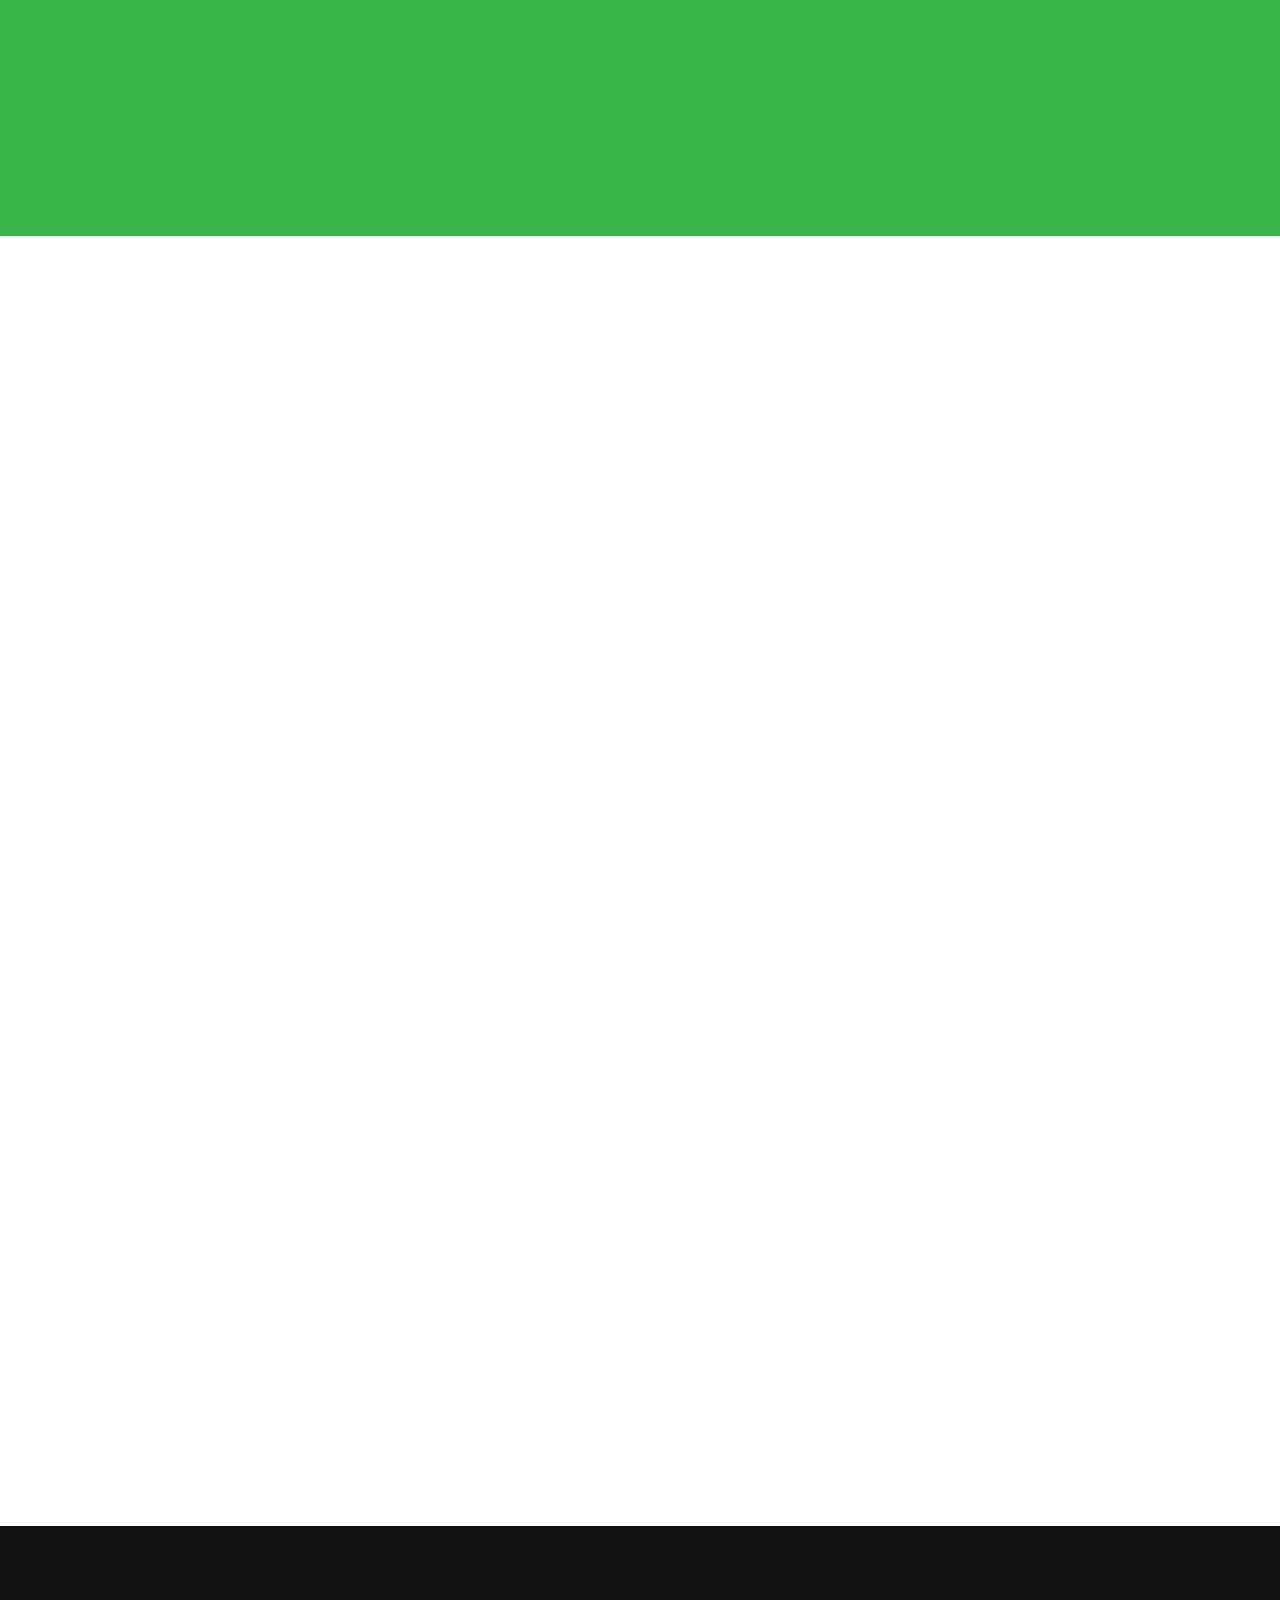
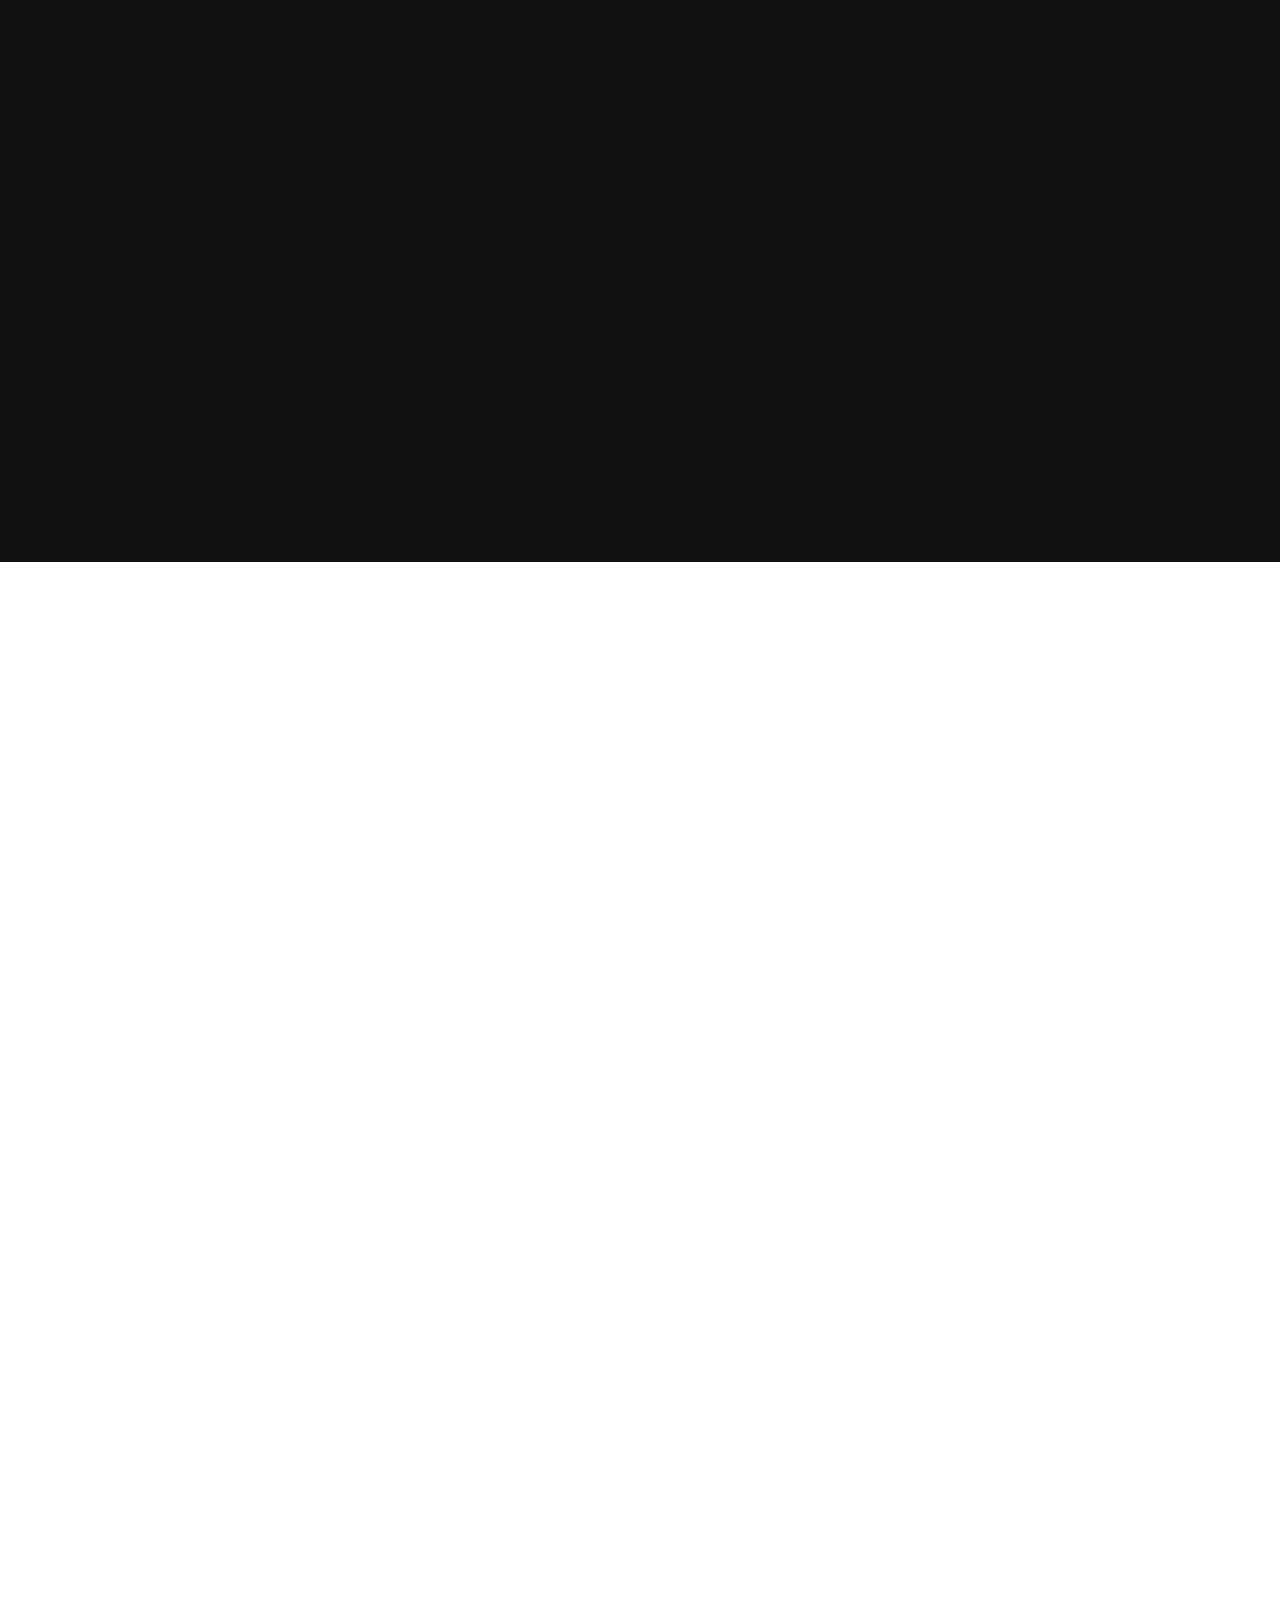
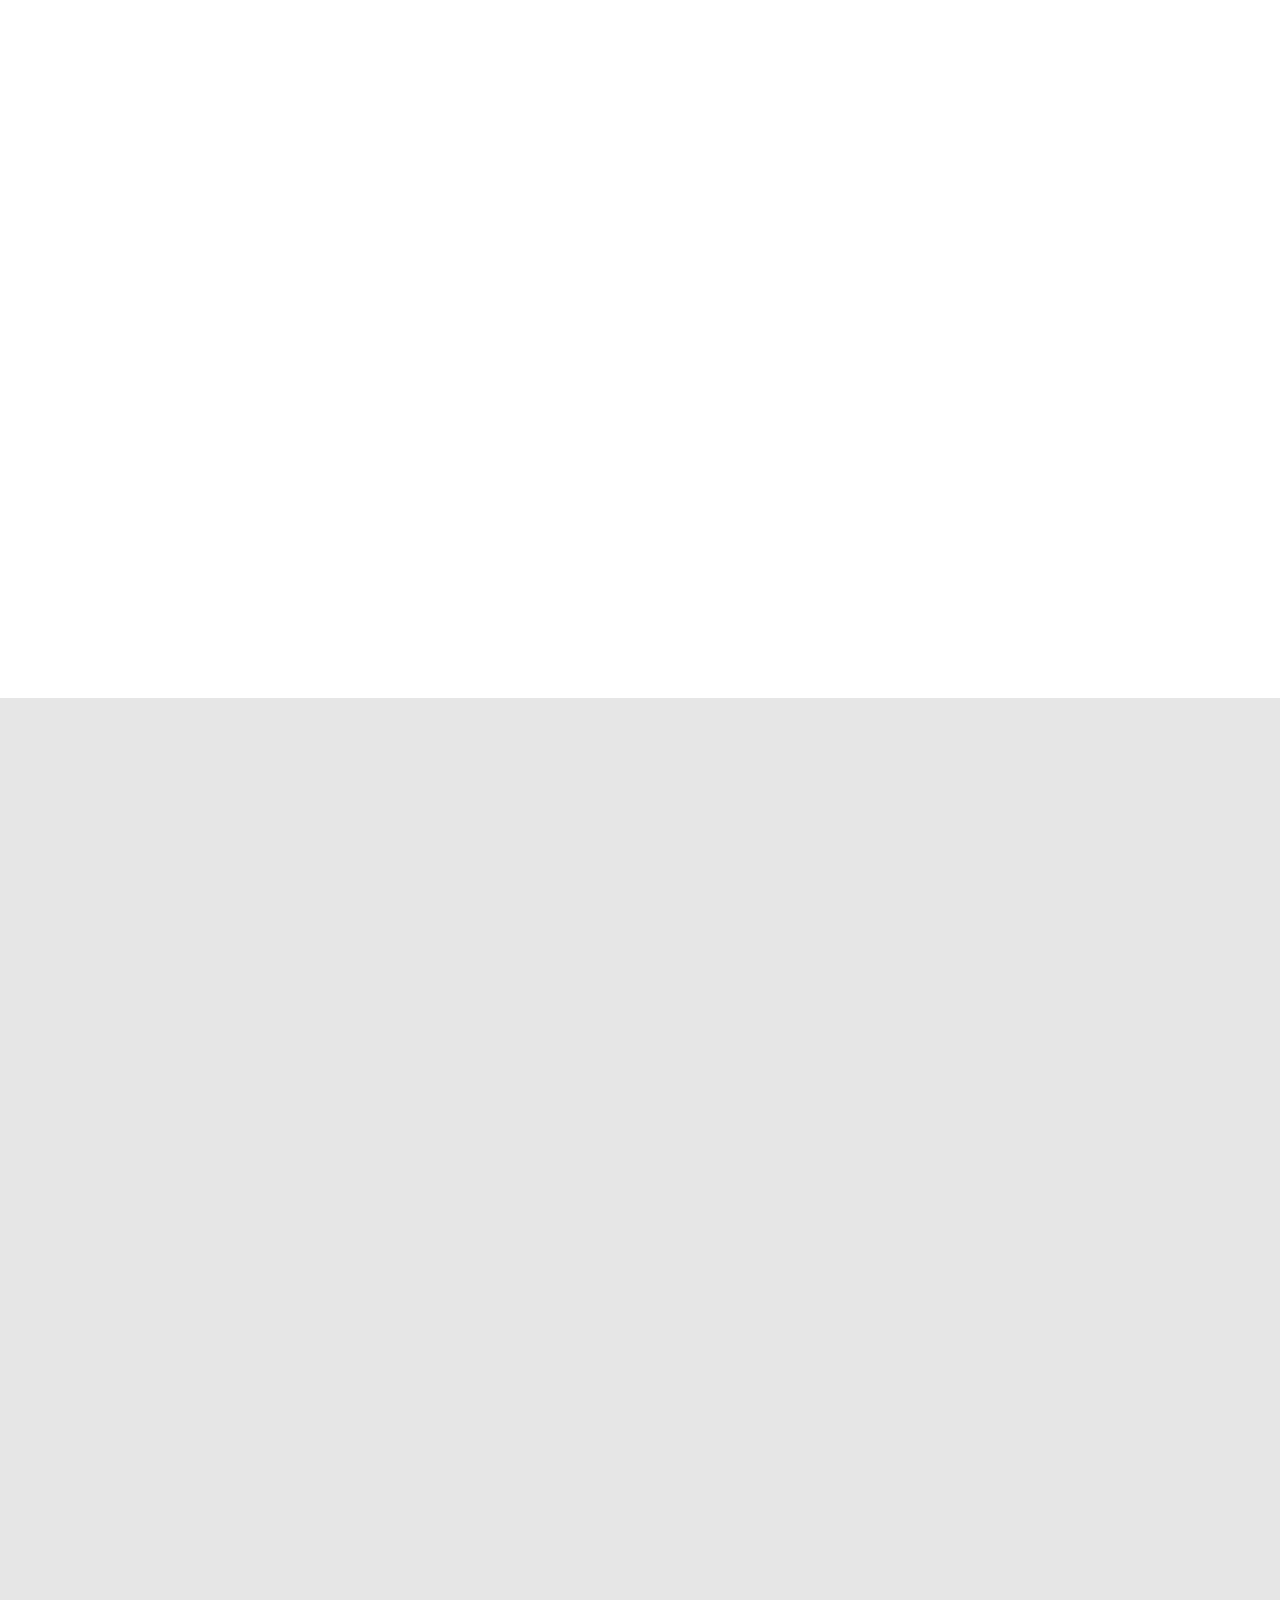
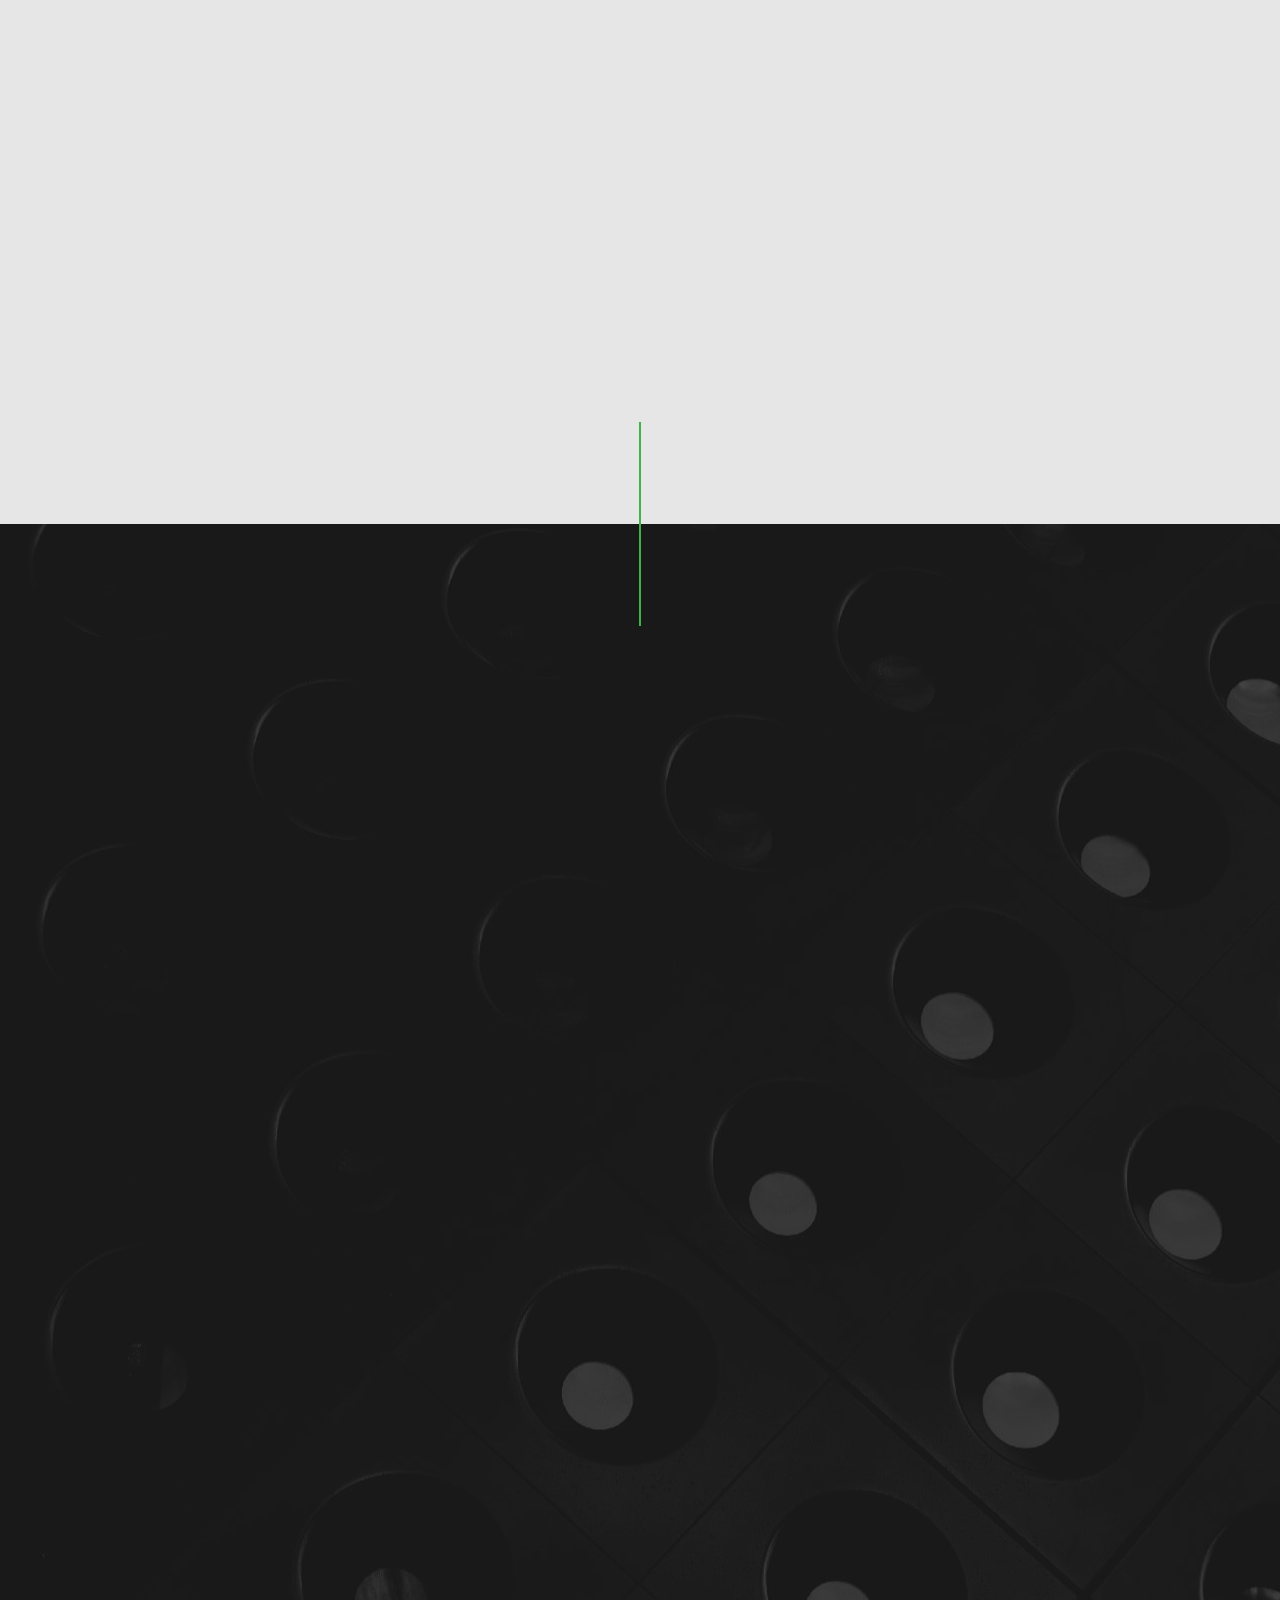
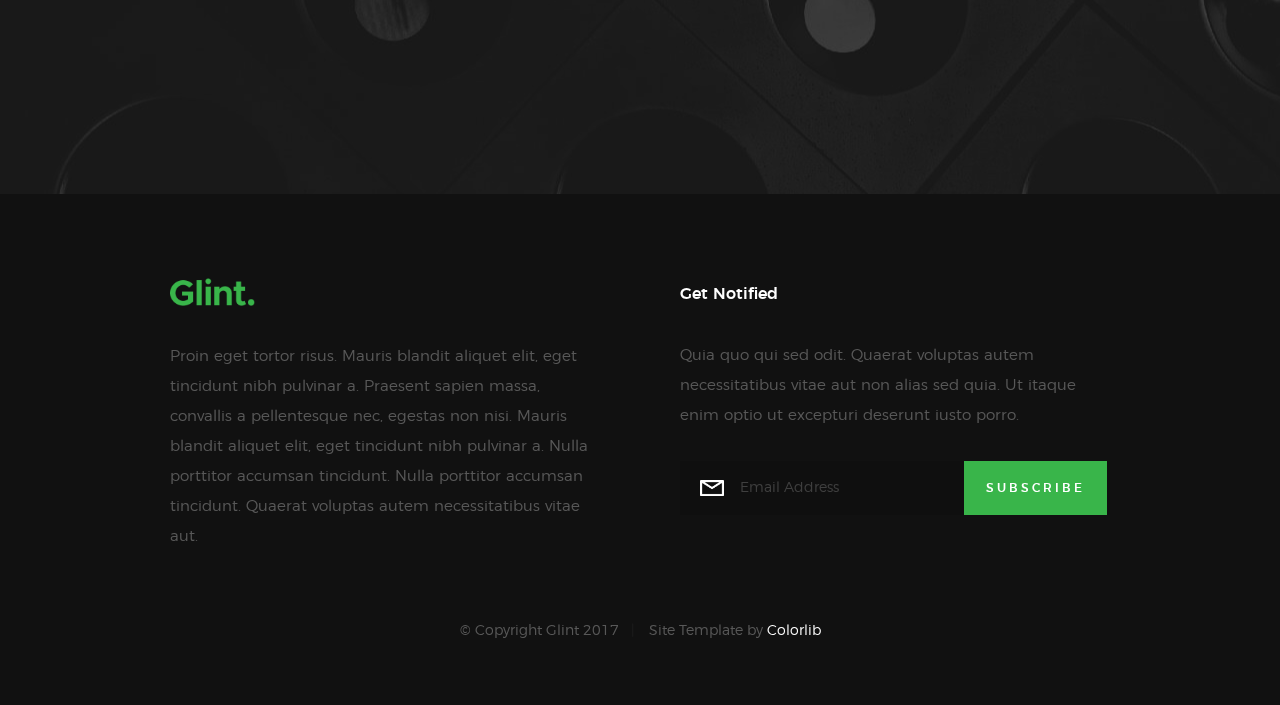
<file: JSP/JSP3/WebContent/glint/index.html>
<!DOCTYPE html>
<!--[if lt IE 9 ]><html class="no-js oldie" lang="en"> <![endif]-->
<!--[if IE 9 ]><html class="no-js oldie ie9" lang="en"> <![endif]-->
<!--[if (gte IE 9)|!(IE)]><!-->
<html class="no-js" lang="en">
<!--<![endif]-->

<head>

    <!--- basic page needs
    ================================================== -->
    <meta charset="utf-8">
    <title>Daaahyun</title>
    <meta name="description" content="">
    <meta name="author" content="">

    <!-- mobile specific metas
    ================================================== -->
    <meta name="viewport" content="width=device-width, initial-scale=1">

    <!-- CSS
    ================================================== -->
    <link rel="stylesheet" href="css/base.css">
    <link rel="stylesheet" href="css/vendor.css">
    <link rel="stylesheet" href="css/main.css">

    <!-- script
    ================================================== -->
    <script src="js/modernizr.js"></script>
    <script src="js/pace.min.js"></script>

    <!-- favicons
    ================================================== -->
    <link rel="shortcut icon" href="favicon.ico" type="image/x-icon">
    <link rel="icon" href="favicon.ico" type="image/x-icon">

</head>

<body id="top">

    <!-- header
    ================================================== -->
    <header class="s-header">

        <div class="header-logo">
            <a class="site-logo" href="index.html">
                <img src="images/logo.png" alt="Homepage">
            </a>
        </div>

        <nav class="header-nav">

            <a href="#0" class="header-nav__close" title="close"><span>Close</span></a>

            <div class="header-nav__content">
                <h3>Navigation</h3>
                
                <ul class="header-nav__list">
                    <li class="current"><a class="smoothscroll"  href="#home" title="home">Home</a></li>
                    <li><a class="smoothscroll"  href="#about" title="about">About</a></li>
                    <li><a class="smoothscroll"  href="#services" title="services">Services</a></li>
                    <li><a class="smoothscroll"  href="#works" title="works">Works</a></li>
                    <li><a class="smoothscroll"  href="#clients" title="clients">Clients</a></li>
                    <li><a class="smoothscroll"  href="#contact" title="contact">Contact</a></li>
                </ul>
    
                <p>Perspiciatis hic praesentium nesciunt. Et neque a dolorum <a href='#0'>voluptatem</a> porro iusto sequi veritatis libero enim. Iusto id suscipit veritatis neque reprehenderit.</p>
    
                <ul class="header-nav__social">
                    <li>
                        <a href="#"><i class="fa fa-facebook"></i></a>
                    </li>
                    <li>
                        <a href="#"><i class="fa fa-twitter"></i></a>
                    </li>
                    <li>
                        <a href="#"><i class="fa fa-instagram"></i></a>
                    </li>
                    <li>
                        <a href="#"><i class="fa fa-behance"></i></a>
                    </li>
                    <li>
                        <a href="#"><i class="fa fa-dribbble"></i></a>
                    </li>
                </ul>

            </div> <!-- end header-nav__content -->

        </nav>  <!-- end header-nav -->

        <a class="header-menu-toggle" href="#0">
            <span class="header-menu-text">Menu</span>
            <span class="header-menu-icon"></span>
        </a>

    </header> <!-- end s-header -->


    <!-- home
    ================================================== -->
    <section id="home" class="s-home target-section" data-parallax="scroll" data-image-src="images/hero-bg.jpg" data-natural-width=3000 data-natural-height=2000 data-position-y=center>

        <div class="overlay"></div>
        <div class="shadow-overlay"></div>

        <div class="home-content">

            <div class="row home-content__main">

                <h3>Welcome to daaahyun</h3>

                <h2 style="color:white;">
                    In its ruggedness and lack of concern to </br>
					look comfortable or easy, Brutalism can be seen as a </br>
					reaction by a younger generation to the lightness, </br>
					optimism, and frivolity of today's web design.
                </h2>

                <div class="home-content__buttons">
                    <a href="#contact" class="smoothscroll btn btn--stroke">
                        Start a Project
                    </a>
                    <a href="#about" class="smoothscroll btn btn--stroke">
                        More About Us
                    </a>
                </div>

            </div>

            <div class="home-content__scroll">
                <a href="#about" class="scroll-link smoothscroll">
                    <span>Scroll Down</span>
                </a>
            </div>

            <div class="home-content__line"></div>

        </div> <!-- end home-content -->


        <ul class="home-social">
            <li>
                <a href="https://www.facebook.com/"><i class="fa fa-facebook" aria-hidden="true"></i><span>Facebook</span></a>
            </li>
            <li>
                <a href="#0"><i class="fa fa-twitter" aria-hidden="true"></i><span>Twiiter</span></a>
            </li>
            <li>
                <a href="http://instagram.com/daaahyun"><i class="fa fa-instagram" aria-hidden="true"></i><span>Instagram</span></a>
            </li>
            <li>
                <a href="#0"><i class="fa fa-behance" aria-hidden="true"></i><span>Behance</span></a>
            </li>
            <li>
                <a href="#0"><i class="fa fa-dribbble" aria-hidden="true"></i><span>Dribbble</span></a>
            </li>
        </ul> 
        <!-- end home-social -->

    </section> <!-- end s-home -->


    <!-- about
    ================================================== -->
    <section id='about' class="s-about">

        <div class="row section-header has-bottom-sep" data-aos="fade-up">
            <div class="col-full">
                <h3 class="subhead subhead--dark">Hello There</h3>
                <h1 class="display-1 display-1--light">We Are Glint</h1>
            </div>
        </div> <!-- end section-header -->

        <div class="row about-desc" data-aos="fade-up">
            <div class="col-full">
                <p>
                Lorem ipsum dolor sit amet, consectetur adipisicing elit, sed do eiusmod tempor incididunt ut labore et dolore magna aliqua. Ut enim ad minim veniam, quis nostrud exercitation ullamco laboris nisi ut aliquip ex ea commodo consequat. Duis aute irure dolor in reprehenderit in voluptate velit esse cillum dolore eu fugiat nulla pariatur. Excepteur sint occaecat cupidatat non proident, sunt in culpa qui officia deserunt. 
                </p>
            </div>
        </div> <!-- end about-desc -->

        <div class="row about-stats stats block-1-4 block-m-1-2 block-mob-full" data-aos="fade-up">
                
            <div class="col-block stats__col ">
                <div class="stats__count">127</div>
                <h5>Awards Received</h5>
            </div>
            <div class="col-block stats__col">
                <div class="stats__count">1505</div>
                <h5>Cups of Coffee</h5>
            </div>
            <div class="col-block stats__col">
                <div class="stats__count">109</div>
                <h5>Projects Completed</h5>
            </div>
            <div class="col-block stats__col">
                <div class="stats__count">102</div>
                <h5>Happy Clients</h5> 
            </div>

        </div> <!-- end about-stats -->

        <div class="about__line"></div>

    </section> <!-- end s-about -->


    <!-- services
    ================================================== -->
    <section id='services' class="s-services">

        <div class="row section-header has-bottom-sep" data-aos="fade-up">
            <div class="col-full">
                <h3 class="subhead">What We Do</h3>
                <h1 class="display-2">We’ve got everything you need to launch and grow your business</h1>
            </div>
        </div> <!-- end section-header -->

        <div class="row services-list block-1-2 block-tab-full">

            <div class="col-block service-item" data-aos="fade-up">
                <div class="service-icon">
                    <i class="icon-paint-brush"></i>
                </div>
                <div class="service-text">
                    <h3 class="h2">Brand Identity</h3>
                    <p>Nemo cupiditate ab quibusdam quaerat impedit magni. Earum suscipit ipsum laudantium. 
                    Quo delectus est. Maiores voluptas ab sit natus veritatis ut. Debitis nulla cumque veritatis.
                    Sunt suscipit voluptas ipsa in tempora esse soluta sint.
                    </p>
                </div>
            </div>

            <div class="col-block service-item" data-aos="fade-up">
                <div class="service-icon">
                    <i class="icon-group"></i>
                </div>
                <div class="service-text">
                    <h3 class="h2">Illustration</h3>
                    <p>Nemo cupiditate ab quibusdam quaerat impedit magni. Earum suscipit ipsum laudantium. 
                    Quo delectus est. Maiores voluptas ab sit natus veritatis ut. Debitis nulla cumque veritatis.
                    Sunt suscipit voluptas ipsa in tempora esse soluta sint.
                    </p>
                </div>
            </div>

            <div class="col-block service-item" data-aos="fade-up">
                <div class="service-icon">
                    <i class="icon-megaphone"></i>
                </div>  
                <div class="service-text">
                    <h3 class="h2">Marketing</h3>
                    <p>Nemo cupiditate ab quibusdam quaerat impedit magni. Earum suscipit ipsum laudantium. 
                    Quo delectus est. Maiores voluptas ab sit natus veritatis ut. Debitis nulla cumque veritatis.
                    Sunt suscipit voluptas ipsa in tempora esse soluta sint.
                    </p>
                </div>
            </div>

            <div class="col-block service-item" data-aos="fade-up">
                <div class="service-icon">
                    <i class="icon-earth"></i>
                </div>
                <div class="service-text">
                    <h3 class="h2">Web Design</h3>
                    <p>Nemo cupiditate ab quibusdam quaerat impedit magni. Earum suscipit ipsum laudantium. 
                    Quo delectus est. Maiores voluptas ab sit natus veritatis ut. Debitis nulla cumque veritatis.
                    Sunt suscipit voluptas ipsa in tempora esse soluta sint.
                    </p>
                </div>
            </div>

            <div class="col-block service-item" data-aos="fade-up">
                <div class="service-icon">
                    <i class="icon-cube"></i>
                </div>
                <div class="service-text">
                    <h3 class="h2">Packaging Design</h3>
                    <p>Nemo cupiditate ab quibusdam quaerat impedit magni. Earum suscipit ipsum laudantium. 
                    Quo delectus est. Maiores voluptas ab sit natus veritatis ut. Debitis nulla cumque veritatis.
                    Sunt suscipit voluptas ipsa in tempora esse soluta sint.
                    </p>
                </div>
            </div>
    
            <div class="col-block service-item" data-aos="fade-up">
                <div class="service-icon"><i class="icon-lego-block"></i></div>
                <div class="service-text">
                    <h3 class="h2">Web Development</h3>
                    <p>Nemo cupiditate ab quibusdam quaerat impedit magni. Earum suscipit ipsum laudantium. 
                    Quo delectus est. Maiores voluptas ab sit natus veritatis ut. Debitis nulla cumque veritatis.
                    Sunt suscipit voluptas ipsa in tempora esse soluta sint.
                    </p>
                </div>
            </div>

        </div> <!-- end services-list -->

    </section> <!-- end s-services -->


    <!-- works
    ================================================== -->
    <section id='works' class="s-works">

        <div class="intro-wrap">
                
            <div class="row section-header has-bottom-sep light-sep" data-aos="fade-up">
                <div class="col-full">
                    <h3 class="subhead">Recent Works</h3>
                    <h1 class="display-2 display-2--light">We love what we do, check out some of our latest works</h1>
                </div>
            </div> <!-- end section-header -->

        </div> <!-- end intro-wrap -->

        <div class="row works-content">
            <div class="col-full masonry-wrap">
                <div class="masonry">
    
                    <div class="masonry__brick" data-aos="fade-up">
                        <div class="item-folio">
                                
                            <div class="item-folio__thumb">
                                <a href="images/portfolio/gallery/g-shutterbug.jpg" class="thumb-link" title="Shutterbug" data-size="1050x700">
                                    <img src="images/portfolio/lady-shutterbug.jpg" 
                                         srcset="images/portfolio/lady-shutterbug.jpg 1x, images/portfolio/lady-shutterbug@2x.jpg 2x" alt="">
                                </a>
                            </div>
    
                            <div class="item-folio__text">
                                <h3 class="item-folio__title">
                                    Shutterbug
                                </h3>
                                <p class="item-folio__cat">
                                    Branding
                                </p>
                            </div>
    
                            <a href="https://www.behance.net/" class="item-folio__project-link" title="Project link">
                                <i class="icon-link"></i>
                            </a>
    
                            <div class="item-folio__caption">
                                <p>Vero molestiae sed aut natus excepturi. Et tempora numquam. Temporibus iusto quo.Unde dolorem corrupti neque nisi.</p>
                            </div>
    
                        </div>
                    </div> <!-- end masonry__brick -->

                    <div class="masonry__brick" data-aos="fade-up">
                        <div class="item-folio">
                                
                            <div class="item-folio__thumb">
                                <a href="images/portfolio/gallery/g-woodcraft.jpg" class="thumb-link" title="Woodcraft" data-size="1050x700">
                                    <img src="images/portfolio/woodcraft.jpg" 
                                         srcset="images/portfolio/woodcraft.jpg 1x, images/portfolio/woodcraft@2x.jpg 2x" alt="">
                                </a>
                            </div>
    
                            <div class="item-folio__text">
                                <h3 class="item-folio__title">
                                    Woodcraft
                                </h3>
                                <p class="item-folio__cat">
                                    Web Design
                                </p>
                            </div>
    
                            <a href="https://www.behance.net/" class="item-folio__project-link" title="Project link">
                                <i class="icon-link"></i>
                            </a>
    
                            <div class="item-folio__caption">
                                <p>Vero molestiae sed aut natus excepturi. Et tempora numquam. Temporibus iusto quo.Unde dolorem corrupti neque nisi.</p>
                            </div>
    
                        </div>
                    </div> <!-- end masonry__brick -->
    
                    <div class="masonry__brick" data-aos="fade-up">
                        <div class="item-folio">
                                
                            <div class="item-folio__thumb">
                                <a href="images/portfolio/gallery/g-beetle.jpg" class="thumb-link" title="The Beetle Car" data-size="1050x700">
                                    <img src="images/portfolio/the-beetle.jpg"
                                         srcset="images/portfolio/the-beetle.jpg 1x, images/portfolio/the-beetle@2x.jpg 2x" alt="">
                                </a>
                            </div>
    
                            <div class="item-folio__text">
                                <h3 class="item-folio__title">
                                    The Beetle
                                </h3>
                                <p class="item-folio__cat">
                                    Web Development
                                </p>
                            </div>
    
                            <a href="https://www.behance.net/" class="item-folio__project-link" title="Project link">
                                <i class="icon-link"></i>
                            </a>
    
                            <div class="item-folio__caption">
                                <p>Vero molestiae sed aut natus excepturi. Et tempora numquam. Temporibus iusto quo.Unde dolorem corrupti neque nisi.</p>
                            </div>
    
                        </div>
                    </div> <!-- end masonry__brick -->
    
                    <div class="masonry__brick" data-aos="fade-up">
                        <div class="item-folio">
                                
                            <div class="item-folio__thumb">
                                <a href="images/portfolio/gallery/g-grow-green.jpg" class="thumb-link" title="Grow Green" data-size="1050x700">
                                    <img src="images/portfolio/grow-green.jpg" 
                                         srcset="images/portfolio/grow-green.jpg 1x, images/portfolio/grow-green@2x.jpg 2x" alt="">
                                </a>
                            </div>
    
                            <div class="item-folio__text">
                                <h3 class="item-folio__title">
                                    Grow Green
                                </h3>
                                <p class="item-folio__cat">
                                    Branding
                                </p>
                            </div>
    
                            <a href="https://www.behance.net/" class="item-folio__project-link" title="Project link">
                                <i class="icon-link"></i>
                            </a>
    
                            <div class="item-folio__caption">
                                <p>Vero molestiae sed aut natus excepturi. Et tempora numquam. Temporibus iusto quo.Unde dolorem corrupti neque nisi.</p>
                            </div>
    
                        </div>
                    </div> <!-- end masonry__brick -->

                    <div class="masonry__brick" data-aos="fade-up">
                        <div class="item-folio">
                                
                            <div class="item-folio__thumb">
                                <a href="images/portfolio/gallery/g-guitarist.jpg" class="thumb-link" title="Guitarist" data-size="1050x700">
                                    <img src="images/portfolio/guitarist.jpg" 
                                         srcset="images/portfolio/guitarist.jpg 1x, images/portfolio/guitarist@2x.jpg 2x" alt="">
                                </a>
                            </div>
    
                            <div class="item-folio__text">
                                <h3 class="item-folio__title">
                                    Guitarist
                                </h3>
                                <p class="item-folio__cat">
                                    Web Design
                                </p>
                            </div>
    
                            <a href="https://www.behance.net/" class="item-folio__project-link" title="Project link">
                                <i class="icon-link"></i>
                            </a>
    
                            <div class="item-folio__caption">
                                <p>Vero molestiae sed aut natus excepturi. Et tempora numquam. Temporibus iusto quo.Unde dolorem corrupti neque nisi.</p>
                            </div>
    
                        </div>
                    </div> <!-- end masonry__brick -->
    
                    <div class="masonry__brick" data-aos="fade-up">
                        <div class="item-folio">
                                
                            <div class="item-folio__thumb">
                                <a href="images/portfolio/gallery/g-palmeira.jpg" class="thumb-link" title="Palmeira" data-size="1050x700">
                                    <img src="images/portfolio/palmeira.jpg"
                                         srcset="images/portfolio/palmeira.jpg 1x, images/portfolio/palmeira@2x.jpg 2x" alt="">
                                </a>
                            </div>
    
                            <div class="item-folio__text">
                                <h3 class="item-folio__title">
                                    Palmeira
                                </h3>
                                <p class="item-folio__cat">
                                    Web Design
                                </p>
                            </div>
    
                            <a href="https://www.behance.net/" class="item-folio__project-link" title="Project link">
                                <i class="icon-link"></i>
                            </a>
    
                            <div class="item-folio__caption">
                                <p>Vero molestiae sed aut natus excepturi. Et tempora numquam. Temporibus iusto quo.Unde dolorem corrupti neque nisi.</p>
                            </div>
    
                        </div>
                    </div> <!-- end masonry__brick -->

                </div> <!-- end masonry -->
            </div> <!-- end col-full -->
        </div> <!-- end works-content -->

    </section> <!-- end s-works -->


    <!-- clients
    ================================================== -->
    <section id="clients" class="s-clients">

        <div class="row section-header" data-aos="fade-up">
            <div class="col-full">
                <h3 class="subhead">Our Clients</h3>
                <h1 class="display-2">Glint has been honored to
                partner up with these clients</h1>
            </div>
        </div> <!-- end section-header -->

        <div class="row clients-outer" data-aos="fade-up">
            <div class="col-full">
                <div class="clients">
                    
                    <a href="#0" title="" class="clients__slide"><img src="images/clients/apple.png" /></a>
                    <a href="#0" title="" class="clients__slide"><img src="images/clients/atom.png" /></a>
                    <a href="#0" title="" class="clients__slide"><img src="images/clients/blackberry.png" /></a>
                    <a href="#0" title="" class="clients__slide"><img src="images/clients/dropbox.png" /></a>
                    <a href="#0" title="" class="clients__slide"><img src="images/clients/envato.png" /></a>
                    <a href="#0" title="" class="clients__slide"><img src="images/clients/firefox.png" /></a>
                    <a href="#0" title="" class="clients__slide"><img src="images/clients/joomla.png" /></a>
                    <a href="#0" title="" class="clients__slide"><img src="images/clients/magento.png" /></a>
                     
                </div> <!-- end clients -->
            </div> <!-- end col-full -->
        </div> <!-- end clients-outer -->

        <div class="row clients-testimonials" data-aos="fade-up">
            <div class="col-full">
                <div class="testimonials">

                    <div class="testimonials__slide">

                        <p>Qui ipsam temporibus quisquam vel. Maiores eos cumque distinctio nam accusantium ipsum. 
                        Laudantium quia consequatur molestias delectus culpa facere hic dolores aperiam. Accusantium quos qui praesentium corpori.
                        Excepturi nam cupiditate culpa doloremque deleniti repellat.</p>

                        <img src="images/avatars/user-01.jpg" alt="Author image" class="testimonials__avatar">
                        <div class="testimonials__info">
                            <span class="testimonials__name">Tim Cook</span> 
                            <span class="testimonials__pos">CEO, Apple</span>
                        </div>

                    </div>

                    <div class="testimonials__slide">
                        
                        <p>Excepturi nam cupiditate culpa doloremque deleniti repellat. Veniam quos repellat voluptas animi adipisci.
                        Nisi eaque consequatur. Quasi voluptas eius distinctio. Atque eos maxime. Qui ipsam temporibus quisquam vel.</p>

                        <img src="images/avatars/user-05.jpg" alt="Author image" class="testimonials__avatar">
                        <div class="testimonials__info">
                            <span class="testimonials__name">Sundar Pichai</span> 
                            <span class="testimonials__pos">CEO, Google</span>
                        </div>

                    </div>

                    <div class="testimonials__slide">
                        
                        <p>Repellat dignissimos libero. Qui sed at corrupti expedita voluptas odit. Nihil ea quia nesciunt. Ducimus aut sed ipsam.  
                        Autem eaque officia cum exercitationem sunt voluptatum accusamus. Quasi voluptas eius distinctio.</p>

                        <img src="images/avatars/user-02.jpg" alt="Author image" class="testimonials__avatar">
                        <div class="testimonials__info">
                            <span class="testimonials__name">Satya Nadella</span> 
                            <span class="testimonials__pos">CEO, Microsoft</span>
                        </div>

                    </div>

                </div><!-- end testimonials -->
                
            </div> <!-- end col-full -->
        </div> <!-- end client-testimonials -->

    </section> <!-- end s-clients -->


    <!-- contact
    ================================================== -->
    <section id="contact" class="s-contact">

        <div class="overlay"></div>
        <div class="contact__line"></div>

        <div class="row section-header" data-aos="fade-up">
            <div class="col-full">
                <h3 class="subhead">Contact Us</h3>
                <h1 class="display-2 display-2--light">Reach out for a new project or just say hello</h1>
            </div>
        </div>

        <div class="row contact-content" data-aos="fade-up">
            
            <div class="contact-primary">

                <h3 class="h6">Send Us A Message</h3>

                <form name="contactForm" id="contactForm" method="post" action="" novalidate="novalidate">
                    <fieldset>
    
                    <div class="form-field">
                        <input name="contactName" type="text" id="contactName" placeholder="Your Name" value="" minlength="2" required="" aria-required="true" class="full-width">
                    </div>
                    <div class="form-field">
                        <input name="contactEmail" type="email" id="contactEmail" placeholder="Your Email" value="" required="" aria-required="true" class="full-width">
                    </div>
                    <div class="form-field">
                        <input name="contactSubject" type="text" id="contactSubject" placeholder="Subject" value="" class="full-width">
                    </div>
                    <div class="form-field">
                        <textarea name="contactMessage" id="contactMessage" placeholder="Your Message" rows="10" cols="50" required="" aria-required="true" class="full-width"></textarea>
                    </div>
                    <div class="form-field">
                        <button class="full-width btn--primary">Submit</button>
                        <div class="submit-loader">
                            <div class="text-loader">Sending...</div>
                            <div class="s-loader">
                                <div class="bounce1"></div>
                                <div class="bounce2"></div>
                                <div class="bounce3"></div>
                            </div>
                        </div>
                    </div>
    
                    </fieldset>
                </form>

                <!-- contact-warning -->
                <div class="message-warning">
                    Something went wrong. Please try again.
                </div> 
            
                <!-- contact-success -->
                <div class="message-success">
                    Your message was sent, thank you!<br>
                </div>

            </div> <!-- end contact-primary -->

            <div class="contact-secondary">
                <div class="contact-info">

                    <h3 class="h6 hide-on-fullwidth">Contact Info</h3>

                    <div class="cinfo">
                        <h5>Where to Find Us</h5>
                        <p>
                            1600 Amphitheatre Parkway<br>
                            Mountain View, CA<br>
                            94043 US
                        </p>
                    </div>

                    <div class="cinfo">
                        <h5>Email Us At</h5>
                        <p>
                            contact@glintsite.com<br>
                            info@glintsite.com
                        </p>
                    </div>

                    <div class="cinfo">
                        <h5>Call Us At</h5>
                        <p>
                            Phone: (+63) 555 1212<br>
                            Mobile: (+63) 555 0100<br>
                            Fax: (+63) 555 0101
                        </p>
                    </div>

                    <ul class="contact-social">
                        <li>
                            <a href="#"><i class="fa fa-facebook" aria-hidden="true"></i></a>
                        </li>
                        <li>
                            <a href="#"><i class="fa fa-twitter" aria-hidden="true"></i></a>
                        </li>
                        <li>
                            <a href="#"><i class="fa fa-instagram" aria-hidden="true"></i></a>
                        </li>
                        <li>
                            <a href="#"><i class="fa fa-behance" aria-hidden="true"></i></a>
                        </li>
                        <li>
                            <a href="#"><i class="fa fa-dribbble" aria-hidden="true"></i></a>
                        </li>
                    </ul> <!-- end contact-social -->

                </div> <!-- end contact-info -->
            </div> <!-- end contact-secondary -->

        </div> <!-- end contact-content -->

    </section> <!-- end s-contact -->


    <!-- footer
    ================================================== -->
    <footer>

        <div class="row footer-main">

            <div class="col-six tab-full left footer-desc">

                <div class="footer-logo"></div>
                Proin eget tortor risus. Mauris blandit aliquet elit, eget tincidunt nibh pulvinar a. Praesent sapien massa, convallis a pellentesque nec, egestas non nisi. Mauris blandit aliquet elit, eget tincidunt nibh pulvinar a. Nulla porttitor accumsan tincidunt. Nulla porttitor accumsan tincidunt. Quaerat voluptas autem necessitatibus vitae aut.

            </div>

            <div class="col-six tab-full right footer-subscribe">

                <h4>Get Notified</h4>
                <p>Quia quo qui sed odit. Quaerat voluptas autem necessitatibus vitae aut non alias sed quia. Ut itaque enim optio ut excepturi deserunt iusto porro.</p>

                <div class="subscribe-form">
                    <form id="mc-form" class="group" novalidate="true">
                        <input type="email" value="" name="EMAIL" class="email" id="mc-email" placeholder="Email Address" required="">
                        <input type="submit" name="subscribe" value="Subscribe">
                        <label for="mc-email" class="subscribe-message"></label>
                    </form>
                </div>

            </div>

        </div> <!-- end footer-main -->

        <div class="row footer-bottom">

            <div class="col-twelve">
                <div class="copyright">
                    <span>© Copyright Glint 2017</span> 
                    <span>Site Template by <a href="https://www.colorlib.com/">Colorlib</a></span>	
                </div>

                <div class="go-top">
                    <a class="smoothscroll" title="Back to Top" href="#top"><i class="icon-arrow-up" aria-hidden="true"></i></a>
                </div>
            </div>

        </div> <!-- end footer-bottom -->

    </footer> <!-- end footer -->


    <!-- photoswipe background
    ================================================== -->
    <div aria-hidden="true" class="pswp" role="dialog" tabindex="-1">

        <div class="pswp__bg"></div>
        <div class="pswp__scroll-wrap">

            <div class="pswp__container">
                <div class="pswp__item"></div>
                <div class="pswp__item"></div>
                <div class="pswp__item"></div>
            </div>

            <div class="pswp__ui pswp__ui--hidden">
                <div class="pswp__top-bar">
                    <div class="pswp__counter"></div><button class="pswp__button pswp__button--close" title="Close (Esc)"></button> <button class="pswp__button pswp__button--share" title=
                    "Share"></button> <button class="pswp__button pswp__button--fs" title="Toggle fullscreen"></button> <button class="pswp__button pswp__button--zoom" title=
                    "Zoom in/out"></button>
                    <div class="pswp__preloader">
                        <div class="pswp__preloader__icn">
                            <div class="pswp__preloader__cut">
                                <div class="pswp__preloader__donut"></div>
                            </div>
                        </div>
                    </div>
                </div>
                <div class="pswp__share-modal pswp__share-modal--hidden pswp__single-tap">
                    <div class="pswp__share-tooltip"></div>
                </div><button class="pswp__button pswp__button--arrow--left" title="Previous (arrow left)"></button> <button class="pswp__button pswp__button--arrow--right" title=
                "Next (arrow right)"></button>
                <div class="pswp__caption">
                    <div class="pswp__caption__center"></div>
                </div>
            </div>

        </div>

    </div> <!-- end photoSwipe background -->


    <!-- preloader
    ================================================== -->
    <div id="preloader">
        <div id="loader">
            <div class="line-scale-pulse-out">
                <div></div>
                <div></div>
                <div></div>
                <div></div>
                <div></div>
            </div>
        </div>
    </div>


    <!-- Java Script
    ================================================== -->
    <script src="js/jquery-3.2.1.min.js"></script>
    <script src="js/plugins.js"></script>
    <script src="js/main.js"></script>

</body>

</html>
</file>
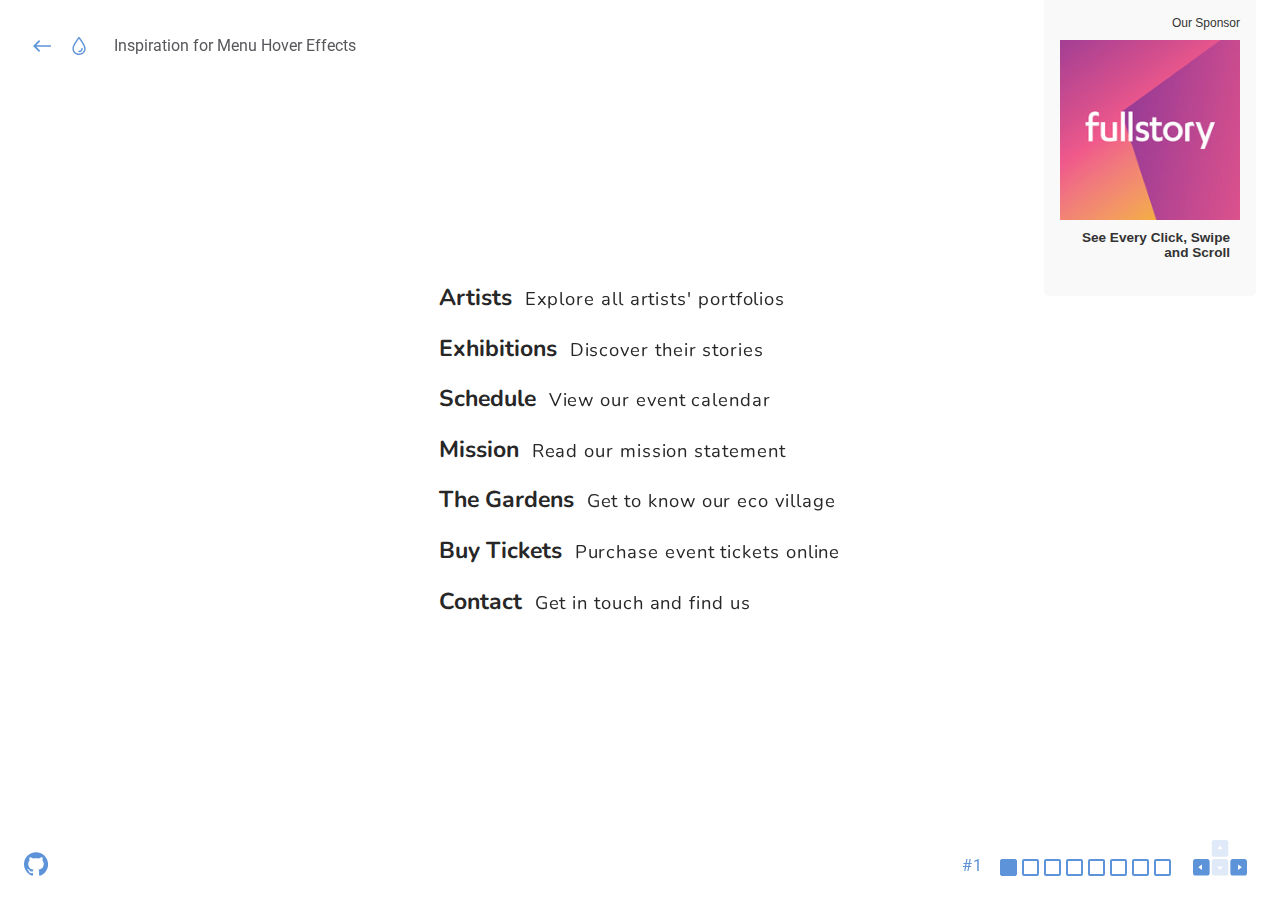
<file: JSP/JSP3/WebContent/MenuHoverEffects/index.html>
<!DOCTYPE html>
<html lang="en" class="no-js">
	<head>
		<meta charset="UTF-8" />
		<meta name="viewport" content="width=device-width, initial-scale=1">
		<title>Inspiration for Menu Hover Effects | Demo: Adsila | Codrops</title>
		<meta name="description" content="Inspiration for modern menu hover effects." />
		<meta name="keywords" content="menu, navigation, hover, effect, animation, javascript, css, web design" />
		<meta name="author" content="Codrops" />
		<link rel="shortcut icon" href="favicon.ico">
		<link href="https://fonts.googleapis.com/css?family=Roboto:400,700|Nunito:400,700" rel="stylesheet">
		<link rel="stylesheet" type="text/css" href="css/normalize.css" />
		<link rel="stylesheet" type="text/css" href="css/demo.css" />
		<link rel="stylesheet" type="text/css" href="css/style-adsila.css" />
		<link rel="stylesheet" type="text/css" href="pater/pater.css" />
		<script>document.documentElement.className="js";var supportsCssVars=function(){var e,t=document.createElement("style");return t.innerHTML="root: { --tmp-var: bold; }",document.head.appendChild(t),e=!!(window.CSS&&window.CSS.supports&&window.CSS.supports("font-weight","var(--tmp-var)")),t.parentNode.removeChild(t),e};supportsCssVars()||alert("Please view this demo in a modern browser that supports CSS Variables.");</script>		
	</head>
	<body class="demo-adsila">
		<svg class="hidden">
			<symbol id="icon-arrow" viewBox="0 0 24 24">
				<title>arrow</title>
				<polygon points="6.3,12.8 20.9,12.8 20.9,11.2 6.3,11.2 10.2,7.2 9,6 3.1,12 9,18 10.2,16.8 "/>
			</symbol>
			<symbol id="icon-drop" viewBox="0 0 24 24">
				<title>drop</title>
				<path d="M12,21c-3.6,0-6.6-3-6.6-6.6C5.4,11,10.8,4,11.4,3.2C11.6,3.1,11.8,3,12,3s0.4,0.1,0.6,0.3c0.6,0.8,6.1,7.8,6.1,11.2C18.6,18.1,15.6,21,12,21zM12,4.8c-1.8,2.4-5.2,7.4-5.2,9.6c0,2.9,2.3,5.2,5.2,5.2s5.2-2.3,5.2-5.2C17.2,12.2,13.8,7.3,12,4.8z"/><path d="M12,18.2c-0.4,0-0.7-0.3-0.7-0.7s0.3-0.7,0.7-0.7c1.3,0,2.4-1.1,2.4-2.4c0-0.4,0.3-0.7,0.7-0.7c0.4,0,0.7,0.3,0.7,0.7C15.8,16.5,14.1,18.2,12,18.2z"/>
			</symbol>
			<symbol id="icon-github" viewBox="0 0 32.6 31.8">
				<title>github</title>
				<path d="M16.3,0C7.3,0,0,7.3,0,16.3c0,7.2,4.7,13.3,11.1,15.5c0.8,0.1,1.1-0.4,1.1-0.8c0-0.4,0-1.4,0-2.8c-4.5,1-5.5-2.2-5.5-2.2c-0.7-1.9-1.8-2.4-1.8-2.4c-1.5-1,0.1-1,0.1-1c1.6,0.1,2.5,1.7,2.5,1.7c1.5,2.5,3.8,1.8,4.7,1.4c0.1-1.1,0.6-1.8,1-2.2c-3.6-0.4-7.4-1.8-7.4-8.1c0-1.8,0.6-3.2,1.7-4.4C7.4,10.7,6.8,9,7.7,6.8c0,0,1.4-0.4,4.5,1.7c1.3-0.4,2.7-0.5,4.1-0.5c1.4,0,2.8,0.2,4.1,0.5c3.1-2.1,4.5-1.7,4.5-1.7c0.9,2.2,0.3,3.9,0.2,4.3c1,1.1,1.7,2.6,1.7,4.4c0,6.3-3.8,7.6-7.4,8c0.6,0.5,1.1,1.5,1.1,3c0,2.2,0,3.9,0,4.5c0,0.4,0.3,0.9,1.1,0.8c6.5-2.2,11.1-8.3,11.1-15.5C32.6,7.3,25.3,0,16.3,0z"/>
			</symbol>
			<symbol id="icon-keyboard" viewBox="0 0 100 70">
				<title>keyboard</title>
				<path d="M 60.94,1.83 39.22,1.83 C 36.71,1.83 34.67,3.86 34.67,6.376 L 34.67,28.1 C 34.67,30.61 36.71,32.65 39.22,32.65 L 60.94,32.65 C 63.45,32.65 65.5,30.61 65.5,28.1 L 65.5,6.376 C 65.5,3.86 63.45,1.83 60.94,1.83 Z M 44.79,18.63 50.08,11.74 55.37,18.63 Z" opacity="0.2"/>
				<path d="M 60.86,36.75 39.14,36.75 C 36.63,36.75 34.59,38.79 34.59,41.3 L 34.59,63.02 C 34.59,65.53 36.63,67.57 39.14,67.57 L 60.86,67.57 C 63.38,67.57 65.41,65.53 65.41,63.02 L 65.41,41.3 C 65.42,38.79 63.38,36.75 60.86,36.75 Z M 50.08,57.45 44.79,50.55 55.37,50.55 Z" opacity="0.2" />
				<path d="M 95.45,36.75 73.73,36.75 C 71.22,36.75 69.18,38.79 69.18,41.3 L 69.18,63.02 C 69.18,65.53 71.22,67.57 73.73,67.57 L 95.45,67.57 C 97.97,67.57 100,65.53 100,63.02 L 100,41.3 C 100,38.79 97.97,36.75 95.45,36.75 Z M 83.4,57.45 83.4,46.86 90.3,52.16 Z" />
				<path d="M 26.27,36.75 4.55,36.75 C 2.037,36.75 0,38.79 0,41.3 L 0,63.02 C 0,65.53 2.037,67.57 4.55,67.57 L 26.27,67.57 C 28.78,67.57 30.82,65.53 30.82,63.02 L 30.82,41.3 C 30.82,38.79 28.78,36.75 26.27,36.75 Z M 16.69,57.45 9.79,52.16 16.69,46.86 Z" />
			</symbol>
		</svg>
		<main>
			<div class="content content--fixed">
				<header class="codrops-header">
					<div class="codrops-links">
						<a class="codrops-icon codrops-icon--prev" href="https://tympanus.net/Development/AnimatedImagePieces/" title="Previous Demo"><svg class="icon icon--arrow"><use xlink:href="#icon-arrow"></use></svg></a>
						<a class="codrops-icon codrops-icon--drop" href="https://tympanus.net/codrops/?p=31887" title="Back to the article"><svg class="icon icon--drop"><use xlink:href="#icon-drop"></use></svg></a>
					</div>
					<h1 class="codrops-header__title">Inspiration for Menu Hover Effects</h1>
				</header>
				<a class="github" href="https://github.com/codrops/MenuHoverEffects/" title="Find this project on GitHub"><svg class="icon icon--github"><use xlink:href="#icon-github"></use></svg></a>
				<nav class="demos">
					<svg class="icon icon--keyboard"><use xlink:href="#icon-keyboard"></use></svg>
					<a class="demo demo--current" href="index.html"><span>1</span></a>
					<a class="demo" href="inola.html"><span>2</span></a>
					<a class="demo" href="ama.html"><span>3</span></a>
					<a class="demo" href="salal.html"><span>4</span></a>
					<a class="demo" href="yona.html"><span>5</span></a>
					<a class="demo" href="dustu.html"><span>6</span></a>
					<a class="demo" href="tsula.html"><span>7</span></a>
					<a class="demo" href="mohe.html"><span>8</span></a>
				</nav>
				<a class="pater" href="http://synd.co/2gX9MF1" onClick="recordOutboundLink(this, 'Outbound Links', 'FullStoryDemo01082017');return false;">
					<div class="pater__img"></div>
					<h3 class="pater__title">​See Every Click, Swipe and Scroll</h3>
					<p class="pater__description">See how users experience your designs with FullStory. <strong>Get it free today!</strong></p>
				</a>
			</div>
			<section class="content">
				<nav class="menu menu--adsila">
					<a class="menu__item" href="#">
						<span class="menu__item-name">Artists</span>
						<span class="menu__item-label">Explore all artists' portfolios</span>
					</a>
					<a class="menu__item" href="#">
						<span class="menu__item-name">Exhibitions</span>
						<span class="menu__item-label">Discover their stories</span>
					</a>
					<a class="menu__item" href="#">
						<span class="menu__item-name">Schedule</span>
						<span class="menu__item-label">View our event calendar</span>
					</a>
					<a class="menu__item" href="#">
						<span class="menu__item-name">Mission</span>
						<span class="menu__item-label">Read our mission statement</span>
					</a>
					<a class="menu__item" href="#">
						<span class="menu__item-name">The Gardens</span>
						<span class="menu__item-label">Get to know our eco village</span>
					</a>
					<a class="menu__item" href="#">
						<span class="menu__item-name">Buy Tickets</span>
						<span class="menu__item-label">Purchase event tickets online</span>
					</a>
					<a class="menu__item" href="#">
						<span class="menu__item-name">Contact</span>
						<span class="menu__item-label">Get in touch and find us</span>
					</a>
				</nav>
			</section>
		</main>
		<script src="js/demo.js"></script>
	</body>
</html>
</file>
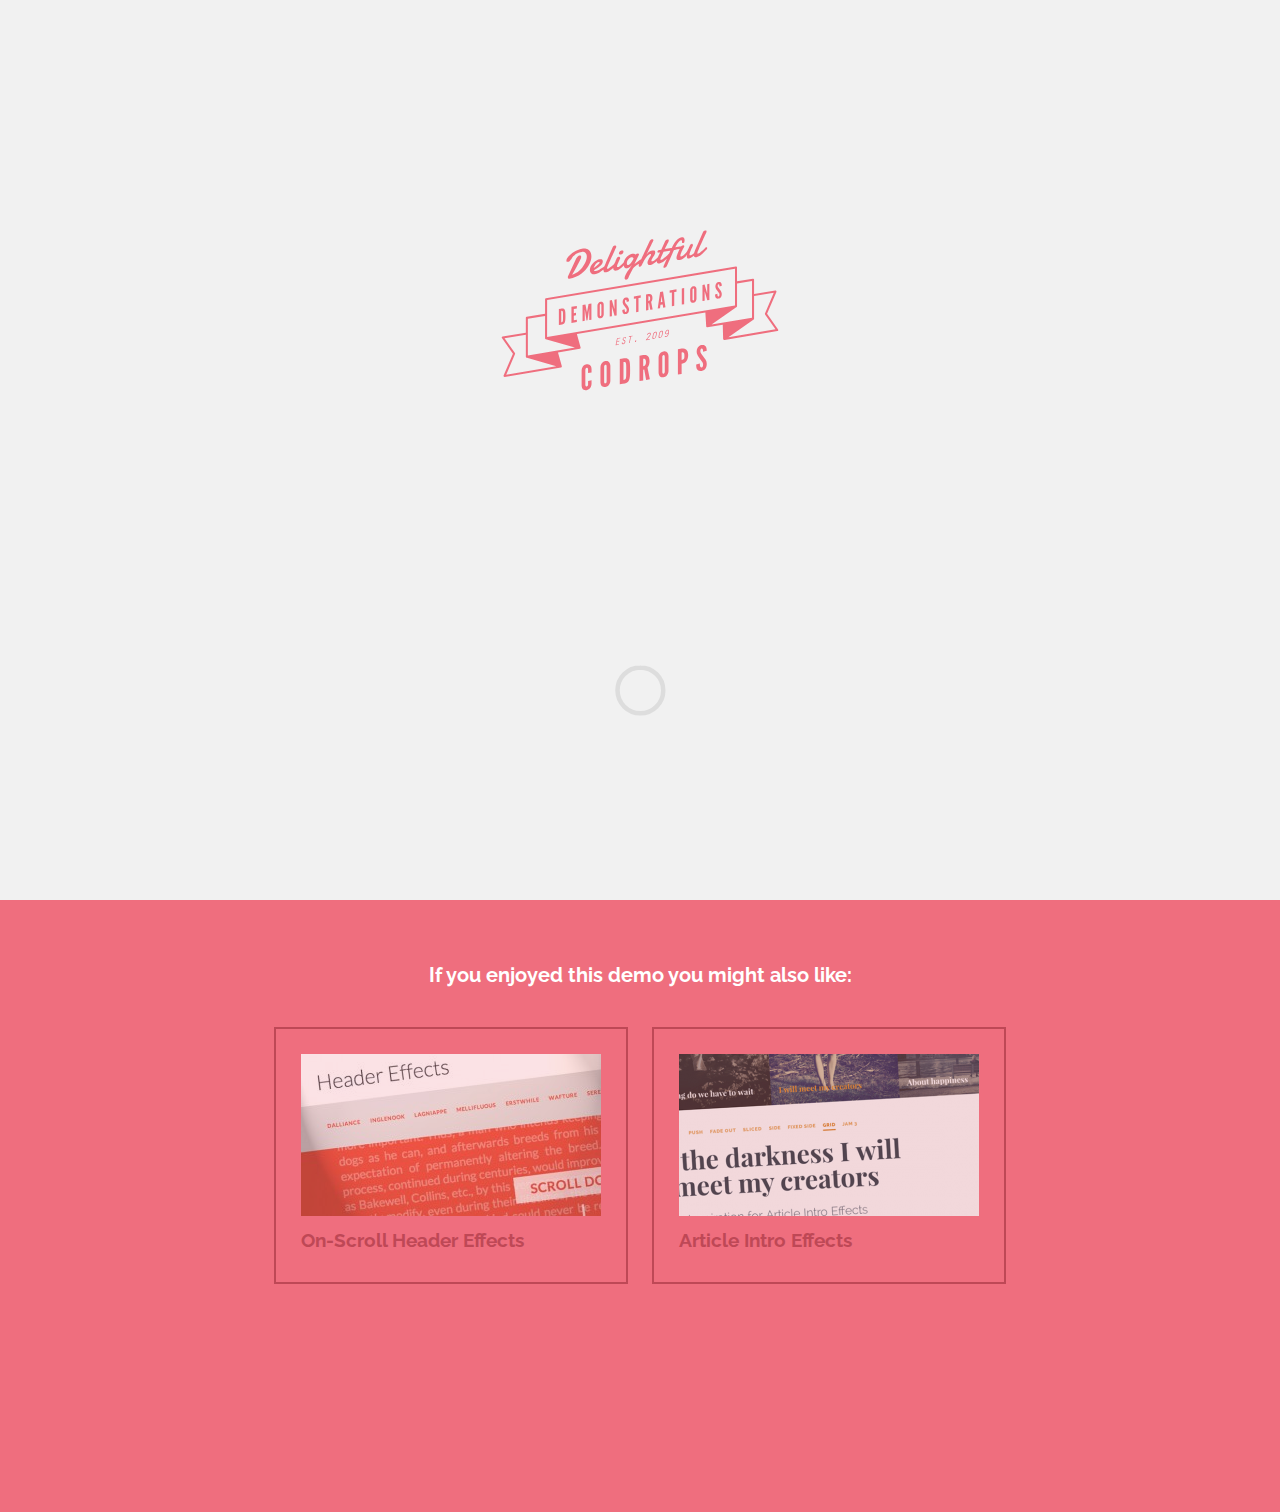
<file: JSP/JSP3/WebContent/PagePreloadingEffect/index.html>
<!DOCTYPE html>
<html lang="en" class="no-js">
	<head>
		<meta charset="UTF-8" />
		<meta http-equiv="X-UA-Compatible" content="IE=edge"> 
		<meta name="viewport" content="width=device-width, initial-scale=1"> 
		<title>Page Preloading Effect | Demo 1</title>
		<meta name="description" content="Page Preloading Effect: Re-creating the effect seen on fontface.ninja" />
		<meta name="keywords" content="page loading, effect, initial, logo, sliding, web design, css animation, transform" />
		<meta name="author" content="Codrops" />
		<link rel="shortcut icon" href="../favicon.ico">
		<link rel="stylesheet" type="text/css" href="css/normalize.css" />
		<link rel="stylesheet" type="text/css" href="css/demo.css" />
		<link rel="stylesheet" type="text/css" href="css/effect1.css" />
		<script src="js/modernizr.custom.js"></script>
	</head>
	<body class="demo-1">
		<div id="ip-container" class="ip-container">
			<!-- initial header -->
			<header class="ip-header">
				<h1 class="ip-logo">
					<svg class="ip-inner" width="100%" height="100%" viewBox="0 0 300 160" preserveAspectRatio="xMidYMin meet" aria-labelledby="logo_title">
						<title id="logo_title">Delightful Demonstrations by Codrops</title>
						<path d="M279.464,97.909L269.13,83.176l8.756-20.404c0.139-0.322,0.09-0.696-0.126-0.972c-0.217-0.278-0.565-0.413-0.914-0.358 l-19.896,3.227l0.005-13.346c0-0.284-0.125-0.553-0.341-0.736c-0.217-0.183-0.502-0.262-0.781-0.215l-14.866,2.476l-0.002-13.066 c0-0.284-0.126-0.552-0.341-0.735c-0.216-0.183-0.501-0.263-0.782-0.215L61.814,68.626c-0.464,0.077-0.804,0.479-0.805,0.949 l-0.011,13.692l-17.223,2.824c-0.466,0.076-0.808,0.479-0.808,0.951l0.003,13.872l-21.803,3.606 c-0.327,0.054-0.603,0.272-0.73,0.578c-0.129,0.304-0.091,0.654,0.099,0.925l10.333,14.734l-8.755,20.402 c-0.139,0.324-0.09,0.698,0.129,0.976c0.184,0.234,0.464,0.368,0.756,0.368c0.054,0,0.108-0.005,0.162-0.014l52.751-8.97 c0.477-0.082,0.808-0.501,0.798-0.971c0-0.039-0.005-0.079-0.009-0.118c-0.001-0.008,0-0.015-0.001-0.022 c-0.001-0.003-0.002-0.008-0.003-0.011c-0.006-0.045-0.006-0.09-0.019-0.134l-3.55-12.769l20.414-3.433 c0.004-0.001,0.008-0.003,0.014-0.004c0.035-0.007,0.067-0.018,0.101-0.028c0.028-0.008,0.057-0.014,0.083-0.025 c0.026-0.009,0.051-0.024,0.077-0.037c0.031-0.016,0.062-0.03,0.091-0.048c0.021-0.015,0.04-0.032,0.06-0.047 c0.029-0.024,0.06-0.045,0.086-0.071c0.002-0.003,0.006-0.004,0.009-0.007c0.007-0.007,0.011-0.018,0.019-0.025 c0.044-0.046,0.082-0.097,0.116-0.149c0.012-0.021,0.023-0.04,0.034-0.061c0.029-0.054,0.052-0.11,0.07-0.17 c0.004-0.014,0.011-0.027,0.014-0.041c0.019-0.072,0.027-0.147,0.029-0.224c0-0.021-0.003-0.042-0.004-0.062 c-0.002-0.037-0.001-0.073-0.007-0.11c-0.003-0.021-0.012-0.04-0.016-0.06c-0.003-0.013-0.002-0.026-0.005-0.039l-3.49-12.553 l120.449-20.255l0.809,13.004c0.001,0.013,0.005,0.023,0.006,0.035c0.003,0.022,0.001,0.043,0.006,0.064 c0.007,0.045,0.021,0.089,0.034,0.132c0.002,0.008,0.004,0.018,0.006,0.025c0.025,0.072,0.061,0.14,0.102,0.202 c0.008,0.014,0.019,0.027,0.027,0.04c0.039,0.055,0.084,0.106,0.134,0.151c0.007,0.007,0.014,0.014,0.021,0.021 c0.057,0.048,0.119,0.088,0.187,0.123c0.007,0.003,0.014,0.01,0.021,0.015c0.011,0.004,0.023,0.007,0.033,0.011 c0.044,0.021,0.089,0.034,0.136,0.047c0.018,0.006,0.035,0.012,0.055,0.016c0.062,0.014,0.127,0.021,0.193,0.021h0.001h0.001 c0,0,0,0,0.001,0c0.052,0,0.104-0.004,0.158-0.013l14.378-2.412l0.363,13.291c0.01,0.354,0.214,0.674,0.531,0.833 c0.136,0.07,0.285,0.104,0.433,0.104c0.066,0,0.131-0.016,0.196-0.03c0.042,0.006,0.085,0.013,0.128,0.013 c0.054,0,0.106-0.005,0.161-0.014l49.442-8.314c0.326-0.056,0.602-0.274,0.729-0.578C279.69,98.528,279.653,98.18,279.464,97.909z M255.027,52.458l-0.01,34.515l-37.923,6.362l23.118-16.158c0.441-0.095,0.761-0.483,0.761-0.939l-0.006-21.439L255.027,52.458z M62.936,70.393l176.101-29.475l0.009,34.505l-176.138,29.62L62.936,70.393z M60.997,85.222l-0.018,20.959 c0,0.017,0.005,0.033,0.005,0.05c0.002,0.041,0.006,0.081,0.014,0.12c0.004,0.027,0.01,0.053,0.018,0.079 c0.01,0.038,0.022,0.074,0.037,0.11c0.01,0.026,0.021,0.051,0.033,0.075c0.018,0.035,0.039,0.068,0.06,0.101 c0.016,0.021,0.029,0.045,0.046,0.065c0.028,0.034,0.06,0.065,0.092,0.097c0.013,0.013,0.023,0.027,0.037,0.039 c0.003,0.003,0.007,0.005,0.011,0.007c0.018,0.016,0.038,0.027,0.057,0.041c0.03,0.021,0.061,0.043,0.092,0.061 c0.021,0.011,0.043,0.021,0.065,0.03c0.034,0.016,0.069,0.03,0.104,0.041c0.01,0.003,0.02,0.009,0.03,0.012l27.328,7.764 l-44.104,7.417l-0.009-34.428L60.997,85.222z M32.853,121.024c0.131-0.306,0.095-0.659-0.097-0.933l-9.762-13.919l19.979-3.306 l0.005,20.562c0,0.283,0.125,0.552,0.342,0.735c0.125,0.105,0.274,0.175,0.431,0.206c0.088,0.064,0.187,0.117,0.298,0.148 l27.451,7.799l-46.916,7.978L32.853,121.024z M232.894,105.183l23.354-16.322c0.105-0.073,0.189-0.165,0.255-0.266 c0.268-0.174,0.441-0.472,0.441-0.806l0.006-21.169l18.473-2.996l-8.275,19.285c-0.132,0.307-0.095,0.66,0.097,0.934l9.766,13.923 L232.894,105.183z M94.226,32.084c-0.2,0.397-0.46,0.921-0.783,1.574c-0.322,0.652-0.692,1.382-1.108,2.191 c-0.417,0.809-0.868,1.679-1.355,2.611s-0.991,1.869-1.513,2.813c-0.522,0.943-1.056,1.874-1.601,2.792 c-0.545,0.918-1.076,1.772-1.592,2.562c1.267-0.341,2.486-0.868,3.659-1.58c1.173-0.712,2.272-1.539,3.299-2.479 s1.964-1.959,2.815-3.058c0.85-1.098,1.577-2.21,2.181-3.338c0.604-1.128,1.073-2.235,1.408-3.323 c0.334-1.088,0.501-2.089,0.501-3.004c0-0.774-0.096-1.474-0.29-2.098c-0.194-0.625-0.487-1.144-0.88-1.56 c-0.393-0.415-0.895-0.706-1.504-0.874c-0.61-0.168-1.326-0.183-2.147-0.045c-0.762,0.127-1.527,0.329-2.295,0.604 c-0.768,0.276-1.504,0.595-2.208,0.959c-0.704,0.364-1.352,0.763-1.944,1.196c-0.593,0.434-1.1,0.879-1.522,1.337 c-0.469,0.594-0.883,1.18-1.24,1.756c-0.358,0.576-0.71,1.098-1.056,1.566c-0.346,0.469-0.719,0.866-1.117,1.19 c-0.399,0.325-0.868,0.532-1.408,0.623c-1.009,0.169-1.513-0.193-1.513-1.084c0-0.562,0.182-1.2,0.545-1.912 c0.363-0.711,0.871-1.441,1.521-2.189c0.651-0.749,1.425-1.494,2.322-2.236c0.897-0.742,1.885-1.429,2.965-2.062 c1.079-0.632,2.228-1.185,3.448-1.659c1.22-0.474,2.475-0.819,3.765-1.035c1.501-0.251,2.81-0.247,3.923,0.012 c1.114,0.259,2.038,0.717,2.771,1.375c0.733,0.658,1.278,1.484,1.637,2.479c0.357,0.996,0.536,2.104,0.536,3.323 c0,1.22-0.208,2.533-0.625,3.939c-0.417,1.407-1.026,2.823-1.83,4.247c-0.804,1.425-1.794,2.816-2.973,4.175 s-2.533,2.605-4.064,3.741c-1.53,1.136-3.226,2.118-5.084,2.945c-1.859,0.827-3.868,1.421-6.025,1.782 c-0.469,0.079-0.839-0.009-1.108-0.263c-0.27-0.254-0.405-0.598-0.405-1.032c0-0.34,0.059-0.678,0.176-1.015s0.27-0.655,0.458-0.957 l7.231-15.583c0.34-0.585,0.677-1.064,1.012-1.436c0.334-0.373,0.645-0.671,0.932-0.896c0.288-0.224,0.542-0.38,0.766-0.471 c0.223-0.09,0.393-0.145,0.51-0.165c0.528-0.088,0.903,0.001,1.126,0.269s0.334,0.612,0.334,1.035c0,0.34-0.059,0.708-0.176,1.103 C94.583,31.327,94.425,31.711,94.226,32.084z M112.224,32.116c0.973-0.163,1.7-0.05,2.182,0.339 c0.481,0.388,0.721,0.999,0.721,1.832c0,0.492-0.129,1.03-0.387,1.613c-0.258,0.583-0.704,1.206-1.337,1.869 s-1.481,1.374-2.542,2.132c-1.062,0.759-2.39,1.564-3.985,2.417c0.059,0.331,0.24,0.567,0.545,0.709 c0.305,0.142,0.709,0.171,1.214,0.087c0.54-0.09,1.117-0.266,1.733-0.528c0.615-0.261,1.225-0.565,1.83-0.913 c0.604-0.348,1.193-0.713,1.768-1.097c0.574-0.383,1.093-0.743,1.557-1.079c0.463-0.335,0.851-0.623,1.162-0.863 c0.311-0.24,0.519-0.392,0.625-0.456c0.105-0.088,0.202-0.146,0.29-0.172c0.088-0.026,0.167-0.045,0.237-0.057 c0.141-0.023,0.258-0.011,0.352,0.038s0.173,0.112,0.237,0.189s0.108,0.164,0.132,0.259c0.023,0.096,0.035,0.179,0.035,0.249 c0,0.106-0.012,0.234-0.035,0.384c-0.024,0.151-0.111,0.333-0.264,0.545c-0.059,0.069-0.255,0.26-0.589,0.574 c-0.334,0.314-0.765,0.691-1.293,1.131c-0.527,0.44-1.141,0.916-1.838,1.425c-0.698,0.51-1.437,0.995-2.217,1.453 c-0.78,0.459-1.592,0.868-2.436,1.226c-0.845,0.358-1.678,0.606-2.499,0.743c-0.704,0.118-1.328,0.087-1.874-0.091 c-0.545-0.179-1.009-0.465-1.39-0.858c-0.381-0.394-0.672-0.873-0.871-1.438c-0.2-0.564-0.299-1.175-0.299-1.832 c0-0.504,0.1-1.075,0.299-1.713c0.199-0.637,0.486-1.292,0.862-1.965s0.836-1.345,1.381-2.017c0.545-0.671,1.158-1.287,1.838-1.847 c0.68-0.559,1.428-1.042,2.243-1.448C110.426,32.552,111.297,32.271,112.224,32.116z M111.59,34.65 c-0.059-0.002-0.111,0-0.158,0.008s-0.1,0.017-0.158,0.026c-0.446,0.075-0.862,0.232-1.25,0.473 c-0.387,0.241-0.742,0.532-1.064,0.873c-0.323,0.342-0.61,0.715-0.862,1.121c-0.252,0.406-0.478,0.805-0.677,1.195 c-0.2,0.392-0.367,0.763-0.501,1.113c-0.135,0.351-0.237,0.644-0.308,0.878c0.41-0.28,0.835-0.591,1.275-0.935 c0.44-0.343,0.854-0.67,1.24-0.981c0.387-0.312,0.724-0.59,1.012-0.838c0.287-0.247,0.489-0.416,0.607-0.506 c0.528-0.416,0.891-0.785,1.091-1.106c0.2-0.32,0.299-0.587,0.299-0.797c0-0.176-0.056-0.308-0.167-0.395 C111.857,34.693,111.73,34.65,111.59,34.65z M119.666,38.594c-0.129,0.292-0.255,0.626-0.378,1.004 c-0.123,0.378-0.185,0.708-0.185,0.99c0,0.176,0.036,0.311,0.106,0.405s0.205,0.124,0.405,0.09c0.246-0.041,0.554-0.166,0.923-0.375 c0.37-0.208,0.768-0.469,1.196-0.781c0.428-0.312,0.874-0.662,1.337-1.051c0.463-0.388,0.923-0.788,1.381-1.198 c0.458-0.411,0.894-0.818,1.311-1.222c0.417-0.404,0.789-0.774,1.117-1.111c0.094-0.098,0.206-0.175,0.334-0.232 c0.129-0.057,0.24-0.093,0.334-0.108c0.234-0.04,0.428,0.01,0.581,0.149c0.152,0.139,0.229,0.343,0.229,0.612 c0,0.247-0.082,0.536-0.246,0.869c-0.165,0.333-0.452,0.68-0.862,1.042c-0.75,0.818-1.507,1.601-2.27,2.35 c-0.762,0.75-1.522,1.425-2.278,2.026c-0.757,0.602-1.508,1.105-2.252,1.511c-0.745,0.406-1.469,0.668-2.173,0.786 c-0.481,0.081-0.882,0.083-1.205,0.008c-0.323-0.075-0.581-0.208-0.774-0.398c-0.193-0.19-0.332-0.431-0.414-0.722 c-0.082-0.292-0.123-0.607-0.123-0.947c0-0.575,0.084-1.178,0.255-1.811c0.17-0.632,0.373-1.22,0.607-1.764 c0.411-0.984,0.827-1.962,1.249-2.936c0.422-0.974,0.81-1.865,1.162-2.675l5.331-12.239c0.211-0.493,0.496-0.863,0.854-1.111 c0.357-0.247,0.718-0.401,1.082-0.462c0.363-0.061,0.695-0.017,0.994,0.133s0.449,0.447,0.449,0.893c0,0.211-0.05,0.442-0.15,0.693 c-0.099,0.251-0.226,0.525-0.378,0.82c-0.293,0.601-0.642,1.333-1.047,2.198c-0.405,0.866-0.839,1.806-1.302,2.822 c-0.464,1.016-0.938,2.072-1.425,3.168c-0.486,1.096-0.962,2.164-1.425,3.203c-0.463,1.04-0.897,2.024-1.302,2.954 C120.308,37.105,119.958,37.912,119.666,38.594z M128.304,30.974c0.199-0.362,0.428-0.635,0.687-0.819 c0.257-0.184,0.521-0.298,0.792-0.344c0.446-0.074,0.83,0.005,1.152,0.238c0.322,0.233,0.484,0.573,0.484,1.019 c-0.012,0.108-0.026,0.216-0.044,0.324c-0.017,0.108-0.055,0.22-0.114,0.336c-0.164,0.333-0.299,0.613-0.404,0.842 c-0.106,0.229-0.203,0.441-0.291,0.638c-0.088,0.196-0.173,0.389-0.255,0.579c-0.082,0.189-0.182,0.417-0.299,0.683 c-0.141,0.317-0.299,0.663-0.475,1.039s-0.343,0.758-0.501,1.148c-0.158,0.39-0.293,0.77-0.404,1.141 c-0.112,0.371-0.167,0.703-0.167,0.996c0,0.317,0.079,0.512,0.238,0.585c0.158,0.073,0.384,0.085,0.677,0.036 c0.328-0.055,0.671-0.182,1.029-0.383c0.357-0.201,0.718-0.443,1.082-0.727c0.363-0.283,0.721-0.598,1.073-0.944 c0.352-0.346,0.684-0.692,0.994-1.038c0.311-0.345,0.599-0.674,0.862-0.989c0.264-0.313,0.484-0.591,0.66-0.832 c0.234-0.262,0.469-0.413,0.703-0.452c0.211-0.036,0.384,0.029,0.519,0.194s0.202,0.395,0.202,0.688c0,0.27-0.067,0.568-0.202,0.896 s-0.355,0.652-0.66,0.973c-0.598,0.71-1.208,1.396-1.83,2.057s-1.258,1.26-1.909,1.797c-0.651,0.537-1.305,0.989-1.961,1.357 c-0.657,0.368-1.319,0.608-1.988,0.72c-0.95,0.159-1.697,0.041-2.243-0.355c-0.545-0.396-0.818-1.109-0.818-2.142 c0-0.539,0.076-1.08,0.229-1.622c0.153-0.541,0.334-1.073,0.546-1.596c0.211-0.521,0.434-1.028,0.668-1.519 c0.234-0.491,0.434-0.955,0.598-1.394c0.059-0.162,0.161-0.414,0.308-0.755c0.146-0.341,0.302-0.689,0.466-1.045 C127.893,31.887,128.093,31.443,128.304,30.974z M130.239,26.691c0-0.27,0.05-0.557,0.149-0.861s0.249-0.59,0.449-0.858 c0.199-0.268,0.449-0.503,0.748-0.706c0.299-0.202,0.653-0.338,1.064-0.407c0.68-0.114,1.155-0.061,1.425,0.158 s0.405,0.527,0.405,0.926c0,0.223-0.044,0.477-0.132,0.761c-0.088,0.285-0.22,0.556-0.396,0.814s-0.404,0.487-0.686,0.687 c-0.282,0.2-0.616,0.332-1.003,0.396c-0.727,0.122-1.237,0.093-1.53-0.087C130.438,27.335,130.274,27.061,130.239,26.691z M142.607,27.049c0.516-0.086,0.968-0.097,1.355-0.033c0.387,0.064,0.715,0.15,0.985,0.257c0.305,0.137,0.575,0.297,0.809,0.48 c0.165-0.133,0.34-0.262,0.528-0.388c0.165-0.109,0.346-0.213,0.546-0.312c0.199-0.097,0.398-0.163,0.598-0.196 c0.516-0.086,0.915-0.047,1.196,0.116c0.282,0.164,0.422,0.393,0.422,0.686c0,0.153-0.042,0.312-0.124,0.478l-4.117,8.483 l0.334-0.355c1.384-1.041,2.521-1.867,3.414-2.479c0.891-0.613,1.601-1.074,2.129-1.386c0.527-0.311,0.906-0.513,1.135-0.604 s0.372-0.142,0.431-0.151c0.27-0.045,0.479,0.023,0.625,0.203c0.146,0.181,0.22,0.424,0.22,0.729c0,0.34-0.097,0.702-0.29,1.086 s-0.49,0.687-0.889,0.905c-0.527,0.358-1.144,0.752-1.848,1.18c-0.704,0.429-1.437,0.895-2.199,1.397 c-0.762,0.503-1.527,1.05-2.296,1.642c-0.768,0.592-1.486,1.226-2.155,1.9l-3.413,6.747c-0.281,0.716-0.537,1.304-0.765,1.764 s-0.455,0.833-0.678,1.116c-0.223,0.284-0.451,0.492-0.686,0.625c-0.235,0.133-0.504,0.225-0.81,0.276 c-0.457,0.077-0.818-0.021-1.082-0.294c-0.264-0.272-0.396-0.632-0.396-1.078c0-0.469,0.112-1.033,0.334-1.692 c0.223-0.658,0.537-1.382,0.942-2.171c0.404-0.789,0.894-1.627,1.469-2.515c0.574-0.888,1.214-1.802,1.917-2.74l2.182-3.145 c-0.446,0.485-0.886,0.911-1.319,1.276c-0.434,0.366-0.851,0.673-1.25,0.922c-0.399,0.249-0.771,0.443-1.117,0.583 c-0.346,0.14-0.648,0.232-0.906,0.275c-0.469,0.079-0.903,0.043-1.301-0.107c-0.399-0.15-0.742-0.395-1.029-0.734 c-0.288-0.339-0.514-0.759-0.678-1.259c-0.164-0.5-0.246-1.061-0.246-1.683c0-1.29,0.249-2.499,0.748-3.626 c0.499-1.127,1.138-2.123,1.918-2.986c0.78-0.864,1.642-1.574,2.586-2.13C140.78,27.555,141.704,27.2,142.607,27.049z M141.938,30.257c-0.551,0.092-1.085,0.32-1.601,0.682c-0.516,0.362-0.974,0.802-1.373,1.32c-0.398,0.519-0.715,1.09-0.95,1.716 c-0.235,0.626-0.352,1.25-0.352,1.871c0,0.188,0.015,0.388,0.044,0.6c0.03,0.212,0.094,0.404,0.193,0.575 c0.1,0.171,0.247,0.302,0.44,0.393c0.194,0.091,0.46,0.107,0.801,0.051c0.246-0.042,0.537-0.198,0.871-0.471 c0.334-0.273,0.68-0.606,1.038-1s0.707-0.822,1.047-1.284c0.339-0.461,0.648-0.909,0.923-1.342s0.495-0.818,0.66-1.157 c0.164-0.338,0.246-0.583,0.246-0.736c0-0.258-0.07-0.472-0.211-0.642c-0.141-0.17-0.313-0.302-0.519-0.397 c-0.205-0.094-0.422-0.155-0.651-0.182C142.316,30.227,142.114,30.228,141.938,30.257z M149.363,35.929 c0.282-0.645,0.604-1.365,0.968-2.159c0.363-0.794,0.73-1.583,1.1-2.366s0.719-1.528,1.047-2.234c0.328-0.706,0.604-1.306,0.827-1.8 l5.806-12.39c0.07-0.164,0.179-0.33,0.325-0.495s0.313-0.319,0.501-0.462c0.188-0.143,0.388-0.264,0.599-0.364 c0.211-0.1,0.422-0.167,0.633-0.203c0.517-0.086,0.874-0.049,1.074,0.111c0.198,0.16,0.299,0.381,0.299,0.662 c0,0.258-0.064,0.542-0.193,0.851c-0.13,0.309-0.276,0.6-0.44,0.874c-0.517,0.966-1.012,1.938-1.486,2.914s-0.95,1.959-1.426,2.948 c-0.475,0.989-0.952,1.972-1.434,2.949c-0.48,0.978-0.984,1.951-1.513,2.918c0.328-0.372,0.678-0.758,1.047-1.161 c0.369-0.402,0.771-0.779,1.205-1.134c0.434-0.354,0.908-0.665,1.425-0.934c0.516-0.268,1.091-0.455,1.725-0.561 c0.375-0.063,0.732-0.087,1.072-0.074c0.341,0.013,0.64,0.078,0.898,0.192c0.257,0.115,0.463,0.298,0.615,0.548 c0.152,0.25,0.229,0.575,0.229,0.974c0,0.528-0.079,1.025-0.237,1.491s-0.36,0.917-0.606,1.351c-0.247,0.435-0.517,0.854-0.81,1.261 c-0.294,0.407-0.572,0.817-0.836,1.231s-0.492,0.836-0.687,1.267c-0.193,0.431-0.313,0.886-0.36,1.362 c0,0.024-0.003,0.047-0.009,0.072s-0.009,0.048-0.009,0.072c0,0.235,0.079,0.368,0.237,0.4c0.158,0.033,0.36,0.028,0.607-0.014 c0.316-0.053,0.656-0.171,1.021-0.355c0.363-0.184,0.729-0.409,1.1-0.676c0.369-0.267,0.738-0.561,1.108-0.881 c0.369-0.319,0.721-0.642,1.056-0.968c0.334-0.326,0.642-0.638,0.923-0.938c0.282-0.299,0.522-0.56,0.722-0.781 c0.105-0.111,0.217-0.2,0.334-0.267c0.117-0.066,0.229-0.108,0.335-0.126c0.211-0.035,0.39,0.014,0.536,0.147s0.22,0.336,0.22,0.605 c0,0.246-0.085,0.542-0.255,0.887s-0.461,0.71-0.871,1.096c-0.645,0.671-1.302,1.321-1.971,1.949 c-0.668,0.628-1.343,1.198-2.022,1.71c-0.681,0.513-1.358,0.943-2.032,1.29c-0.675,0.347-1.335,0.575-1.979,0.683 c-0.833,0.14-1.501,0.061-2.005-0.236c-0.505-0.296-0.757-0.855-0.757-1.677c0-0.598,0.103-1.181,0.308-1.749 c0.205-0.568,0.457-1.126,0.757-1.675c0.299-0.548,0.618-1.083,0.959-1.604c0.34-0.52,0.639-1.024,0.896-1.513 c0.141-0.223,0.249-0.426,0.325-0.609c0.077-0.183,0.115-0.374,0.115-0.573c0-0.176-0.048-0.312-0.141-0.408 c-0.095-0.096-0.241-0.127-0.44-0.094c-0.691,0.116-1.331,0.393-1.917,0.832c-0.587,0.438-1.127,0.962-1.619,1.572 s-0.95,1.265-1.372,1.962c-0.422,0.699-0.815,1.366-1.179,2.001c-0.165,0.286-0.332,0.609-0.502,0.972s-0.346,0.735-0.527,1.118 c-0.183,0.382-0.373,0.763-0.572,1.143s-0.407,0.722-0.624,1.028c-0.218,0.306-0.445,0.561-0.687,0.766 c-0.24,0.204-0.489,0.328-0.747,0.372c-0.411,0.068-0.728,0.001-0.95-0.202c-0.223-0.203-0.334-0.486-0.334-0.85 c0-0.27,0.047-0.562,0.141-0.876C149,36.791,149.152,36.398,149.363,35.929z M172.094,25.123c-0.435,0.917-0.845,1.811-1.231,2.678 c-0.388,0.868-0.751,1.671-1.091,2.408c-0.141,0.306-0.279,0.654-0.413,1.046c-0.136,0.392-0.203,0.729-0.203,1.01 c0,0.165,0.038,0.287,0.114,0.368c0.076,0.082,0.203,0.107,0.379,0.078c0.246-0.042,0.557-0.167,0.933-0.376 c0.375-0.209,0.779-0.471,1.213-0.784c0.435-0.312,0.892-0.665,1.373-1.057c0.48-0.391,0.952-0.792,1.416-1.204 c0.463-0.412,0.906-0.82,1.328-1.226c0.423-0.405,0.798-0.775,1.126-1.112c0.188-0.16,0.363-0.254,0.528-0.281 c0.199-0.033,0.363,0.027,0.492,0.181c0.129,0.155,0.193,0.367,0.193,0.636c0,0.27-0.064,0.556-0.193,0.859 s-0.363,0.618-0.703,0.944c-0.763,0.82-1.534,1.606-2.314,2.358c-0.779,0.752-1.554,1.43-2.321,2.034 c-0.769,0.604-1.528,1.109-2.279,1.516c-0.75,0.407-1.478,0.67-2.181,0.788c-0.47,0.079-0.862,0.083-1.18,0.013 c-0.316-0.07-0.571-0.198-0.765-0.383c-0.193-0.184-0.332-0.413-0.413-0.687c-0.083-0.273-0.124-0.574-0.124-0.903 c0-0.586,0.1-1.213,0.3-1.88c0.199-0.667,0.422-1.272,0.668-1.818c0.353-0.786,0.701-1.565,1.047-2.339s0.684-1.516,1.012-2.228 l-0.757,0.126c-0.656,0.11-1.107,0.08-1.354-0.09c-0.246-0.17-0.369-0.389-0.369-0.659c0-0.117,0.038-0.268,0.114-0.451 c0.076-0.183,0.188-0.359,0.334-0.531c0.146-0.171,0.326-0.327,0.537-0.468c0.211-0.141,0.451-0.234,0.721-0.279l1.9-0.318 l3.712-7.993c0.234-0.485,0.524-0.853,0.871-1.104c0.346-0.251,0.707-0.409,1.082-0.471c0.352-0.059,0.674-0.019,0.968,0.119 c0.293,0.139,0.439,0.425,0.439,0.859c0,0.223-0.05,0.457-0.149,0.703c-0.1,0.245-0.231,0.534-0.396,0.866 c-0.105,0.218-0.235,0.477-0.387,0.777c-0.153,0.302-0.314,0.622-0.484,0.961c-0.17,0.339-0.346,0.694-0.527,1.064 c-0.183,0.371-0.361,0.729-0.537,1.075c-0.398,0.817-0.82,1.68-1.267,2.587l5.735-0.959c0.281-0.047,0.539-0.076,0.774-0.086 c0.234-0.01,0.437,0.015,0.606,0.075s0.302,0.158,0.396,0.294c0.095,0.137,0.142,0.334,0.142,0.592c0,0.129-0.021,0.262-0.062,0.397 c-0.041,0.136-0.117,0.266-0.229,0.39c-0.111,0.125-0.264,0.238-0.457,0.341c-0.193,0.103-0.443,0.191-0.748,0.266L172.094,25.123z M188.279,22.204c-0.61,0.125-1.188,0.24-1.733,0.343c-0.545,0.103-1.075,0.201-1.592,0.293s-1.026,0.18-1.53,0.265 c-0.505,0.084-1.015,0.17-1.531,0.256c-0.305,0.649-0.647,1.402-1.029,2.257c-0.381,0.855-0.78,1.752-1.195,2.69 c-0.417,0.938-0.834,1.884-1.249,2.839c-0.417,0.956-0.813,1.86-1.188,2.715s-0.716,1.626-1.02,2.317 c-0.306,0.69-0.552,1.238-0.739,1.646c-0.13,0.292-0.288,0.567-0.476,0.827s-0.393,0.491-0.615,0.692s-0.452,0.366-0.687,0.493 c-0.234,0.127-0.451,0.208-0.65,0.241c-0.282,0.047-0.534,0.019-0.757-0.084c-0.223-0.104-0.334-0.308-0.334-0.613 c0-0.152,0.034-0.337,0.105-0.554c0.07-0.217,0.17-0.471,0.299-0.762l6.21-14.199l-0.933,0.156 c-0.645,0.108-1.084,0.082-1.318-0.079c-0.235-0.16-0.353-0.375-0.353-0.645c0-0.282,0.146-0.579,0.439-0.892 c0.294-0.313,0.722-0.517,1.284-0.611l2.076-0.348c0.833-1.816,1.669-3.34,2.508-4.571c0.838-1.231,1.662-2.231,2.472-3 c0.809-0.769,1.598-1.34,2.366-1.715c0.768-0.375,1.504-0.621,2.208-0.739c0.328-0.055,0.642-0.043,0.94,0.036 c0.3,0.08,0.563,0.229,0.792,0.448c0.229,0.22,0.414,0.515,0.555,0.884c0.141,0.37,0.211,0.818,0.211,1.346 c0,0.504-0.07,1.073-0.211,1.707c-0.035,0.17-0.105,0.32-0.211,0.449c-0.105,0.129-0.224,0.24-0.352,0.332 c-0.13,0.091-0.259,0.163-0.388,0.214c-0.129,0.051-0.24,0.084-0.334,0.1c-0.235,0.039-0.452,0.02-0.651-0.059 c-0.199-0.078-0.299-0.234-0.299-0.468c0-0.153,0.009-0.295,0.026-0.427c0.018-0.132,0.026-0.262,0.026-0.391 c0-0.493-0.092-0.83-0.272-1.01c-0.183-0.181-0.426-0.246-0.73-0.194c-0.363,0.061-0.789,0.29-1.275,0.688 c-0.487,0.398-0.979,0.903-1.478,1.514c-0.499,0.611-0.977,1.292-1.435,2.043c-0.457,0.751-0.832,1.502-1.126,2.255l4.1-0.686 c0.363-0.061,0.703-0.112,1.021-0.153c0.316-0.041,0.595-0.052,0.835-0.034c0.241,0.019,0.429,0.084,0.563,0.196 c0.135,0.112,0.202,0.297,0.202,0.555c0,0.129-0.023,0.262-0.069,0.399c-0.048,0.137-0.127,0.271-0.238,0.4 c-0.111,0.13-0.267,0.25-0.466,0.359C188.854,22.035,188.596,22.127,188.279,22.204z M203.779,25.398 c-0.517,0.673-1.117,1.345-1.804,2.017s-1.393,1.286-2.12,1.841c-0.727,0.556-1.442,1.024-2.146,1.406 c-0.703,0.382-1.337,0.62-1.899,0.714c-0.563,0.094-1.021,0.013-1.373-0.245c-0.352-0.258-0.527-0.768-0.527-1.53 c0-0.54,0.094-1.183,0.281-1.93c-0.305,0.509-0.686,1.036-1.144,1.582c-0.457,0.545-0.979,1.061-1.565,1.546 c-0.587,0.485-1.243,0.909-1.971,1.271c-0.728,0.362-1.52,0.615-2.375,0.758c-0.387,0.064-0.759,0.086-1.117,0.063 c-0.358-0.022-0.672-0.11-0.941-0.264c-0.27-0.154-0.486-0.385-0.65-0.692c-0.165-0.307-0.247-0.712-0.247-1.217 c0-0.011,0.023-0.194,0.071-0.548c0.047-0.354,0.195-0.924,0.448-1.711c0.252-0.787,0.643-1.817,1.17-3.09 c0.528-1.273,1.272-2.834,2.234-4.684c0.246-0.487,0.53-0.854,0.853-1.102c0.323-0.248,0.672-0.403,1.048-0.466 c0.164-0.027,0.334-0.035,0.51-0.023c0.176,0.011,0.34,0.048,0.493,0.111c0.151,0.062,0.274,0.153,0.369,0.272 c0.094,0.12,0.141,0.267,0.141,0.442c0,0.118-0.018,0.232-0.053,0.343c-0.059,0.209-0.185,0.491-0.378,0.846 c-0.194,0.355-0.42,0.763-0.678,1.222c-0.259,0.46-0.531,0.954-0.818,1.483s-0.554,1.072-0.8,1.629 c-0.247,0.558-0.458,1.118-0.634,1.68c-0.176,0.563-0.275,1.1-0.3,1.607c0,0.211,0.06,0.395,0.177,0.551 c0.117,0.157,0.311,0.212,0.58,0.167c0.763-0.127,1.49-0.46,2.182-0.999c0.692-0.538,1.332-1.17,1.918-1.896 c0.586-0.725,1.117-1.489,1.592-2.29c0.476-0.801,0.871-1.527,1.188-2.178c0.223-0.436,0.42-0.897,0.59-1.383 c0.17-0.485,0.354-0.939,0.554-1.359c0.2-0.42,0.429-0.781,0.687-1.082c0.258-0.301,0.581-0.484,0.968-0.549 c0.422-0.071,0.756,0.008,1.003,0.237c0.246,0.229,0.369,0.531,0.369,0.906c0,0.211-0.079,0.515-0.237,0.911 s-0.358,0.852-0.599,1.367c-0.24,0.516-0.501,1.066-0.782,1.653c-0.282,0.587-0.543,1.179-0.783,1.776 c-0.241,0.597-0.439,1.176-0.599,1.736c-0.158,0.56-0.237,1.069-0.237,1.526c0,0.422,0.259,0.59,0.774,0.504 c0.363-0.061,0.814-0.242,1.354-0.543c0.539-0.301,1.105-0.692,1.698-1.172c0.592-0.48,1.184-1.028,1.776-1.643 c0.592-0.615,1.117-1.26,1.575-1.935L203.779,25.398z M204.325,24.427c-0.13,0.292-0.256,0.626-0.379,1.004 c-0.123,0.379-0.185,0.708-0.185,0.99c0,0.176,0.035,0.311,0.105,0.405s0.205,0.124,0.404,0.091 c0.246-0.042,0.555-0.166,0.924-0.375s0.768-0.469,1.196-0.781s0.874-0.662,1.337-1.051c0.464-0.388,0.924-0.788,1.381-1.198 c0.458-0.411,0.895-0.818,1.312-1.223c0.416-0.404,0.788-0.774,1.117-1.11c0.094-0.098,0.205-0.175,0.334-0.232 c0.129-0.057,0.24-0.093,0.334-0.109c0.235-0.039,0.429,0.011,0.581,0.149s0.229,0.343,0.229,0.612c0,0.247-0.082,0.536-0.246,0.868 c-0.164,0.333-0.452,0.68-0.862,1.042c-0.751,0.818-1.507,1.602-2.27,2.351c-0.763,0.75-1.522,1.424-2.278,2.026 c-0.756,0.602-1.508,1.105-2.252,1.512c-0.745,0.406-1.469,0.668-2.173,0.786c-0.481,0.081-0.883,0.083-1.205,0.008 s-0.581-0.208-0.774-0.398c-0.193-0.191-0.331-0.432-0.413-0.723s-0.123-0.607-0.123-0.947c0-0.574,0.085-1.178,0.255-1.811 s0.373-1.22,0.607-1.764c0.41-0.983,0.826-1.962,1.249-2.936c0.422-0.974,0.81-1.865,1.161-2.675l5.33-12.24 c0.212-0.493,0.496-0.863,0.854-1.11c0.358-0.247,0.719-0.402,1.082-0.462c0.363-0.061,0.695-0.017,0.994,0.132 c0.299,0.15,0.448,0.447,0.448,0.893c0,0.211-0.05,0.443-0.149,0.694c-0.099,0.251-0.226,0.524-0.378,0.82 c-0.293,0.601-0.643,1.333-1.047,2.198c-0.404,0.866-0.839,1.806-1.302,2.822c-0.464,1.016-0.938,2.072-1.425,3.167 c-0.487,1.096-0.963,2.164-1.426,3.203s-0.896,2.023-1.302,2.954C204.967,22.938,204.617,23.745,204.325,24.427z M128.476,106.198 l3.118-0.522l-0.125,0.597l-2.476,0.414l-0.451,2.188l2.043-0.343l-0.115,0.596l-2.043,0.342l-0.547,2.654l2.476-0.414l-0.125,0.597 l-3.118,0.521L128.476,106.198z M134.695,108.382c-0.643-0.324-1.065-0.562-0.864-1.535c0.183-0.895,0.921-1.786,1.833-1.938 c0.902-0.15,1.2,0.442,1.2,1.249l-0.653,0.205c0-0.471-0.134-0.918-0.681-0.827c-0.604,0.102-0.94,0.647-1.055,1.204 c-0.106,0.536-0.048,0.689,0.834,1.146c0.681,0.356,1.142,0.673,0.931,1.696c-0.211,1.044-0.921,1.959-1.996,2.139 c-1.132,0.189-1.382-0.518-1.267-1.555l0.662-0.197c-0.067,0.723-0.029,1.253,0.749,1.123c0.557-0.093,1.036-0.548,1.199-1.343 C135.76,108.875,135.28,108.668,134.695,108.382z M140.933,104.688l-1.382,0.231l0.125-0.597l3.377-0.564l-0.125,0.596l-1.353,0.227 l-1.238,6.033l-0.643,0.108L140.933,104.688z M145.617,108.311l0.883-0.147l-0.297,1.47l-0.883,0.147L145.617,108.311z M155.618,107.481l3.021-3.567c0.375-0.447,0.672-0.794,0.787-1.332c0.125-0.625-0.183-1.016-0.806-0.911 c-0.758,0.127-1.267,0.808-1.506,1.538l-0.614,0.018c0.373-1.129,1.122-1.993,2.254-2.183c1.008-0.168,1.564,0.353,1.354,1.405 c-0.135,0.637-0.547,1.186-1.008,1.733l-2.668,3.162l2.754-0.46l-0.124,0.596l-3.569,0.598L155.618,107.481z M165.502,103.207 c-0.221,1.064-0.527,3.371-2.484,3.698c-1.958,0.328-1.324-1.957-1.085-3.101c0.317-1.56,0.624-3.396,2.485-3.708 C166.452,99.756,165.655,102.462,165.502,103.207z M162.604,103.692c-0.537,2.604-0.115,2.697,0.537,2.588 c0.739-0.124,1.181-0.495,1.688-2.961c0.528-2.564,0.135-2.71-0.547-2.596C163.075,100.926,162.873,102.371,162.604,103.692z M171.261,102.243c-0.222,1.064-0.528,3.371-2.485,3.699c-1.957,0.327-1.324-1.958-1.084-3.102c0.316-1.56,0.623-3.396,2.484-3.708 C172.21,98.793,171.414,101.498,171.261,102.243z M168.363,102.729c-0.538,2.604-0.115,2.697,0.536,2.588 c0.74-0.123,1.182-0.495,1.689-2.961c0.527-2.564,0.134-2.71-0.547-2.596C168.833,99.962,168.632,101.407,168.363,102.729z M173.594,104.051c0.24,0.229,0.519,0.394,0.931,0.324c1.16-0.194,1.545-1.736,1.756-2.626c-0.441,0.4-0.874,0.664-1.372,0.748 c-1.209,0.202-1.439-0.748-1.219-1.851c0.24-1.173,1.056-2.278,2.284-2.483c1.659-0.278,1.323,1.774,1.064,3.037 c-0.269,1.351-0.873,3.506-2.619,3.798c-0.519,0.086-0.988-0.037-1.306-0.339L173.594,104.051z M175.801,98.797 c-0.787,0.131-1.257,0.901-1.43,1.717c-0.153,0.755-0.105,1.486,0.757,1.342c0.452-0.075,0.922-0.471,1.307-0.833 C176.846,98.986,176.405,98.695,175.801,98.797z M73.942,93.839V78.715l1.75-0.293c2.058-0.344,3.169-0.119,3.766,0.934 c0.577,1.056,0.659,2.935,0.659,5.899c0,2.963-0.082,4.849-0.659,6.098c-0.597,1.252-1.708,1.85-3.766,2.194L73.942,93.839z M76.165,91.245c0.762-0.128,1.194-0.282,1.42-1.061c0.103-0.367,0.185-0.916,0.206-1.64c0.021-0.724,0.021-1.69,0.021-2.925 c0-1.235,0-2.202-0.021-2.919c-0.021-0.696-0.103-1.217-0.206-1.57c-0.227-0.683-0.659-0.693-1.42-0.565V91.245z M85.713,76.746 l5.084-0.851v2.284l-2.861,0.479v3.972l2.058-0.344v2.428l-2.058,0.344v4.157l2.861-0.479v2.283l-5.084,0.851V76.746z M99.831,89.507l-1.42-9.269l-0.083-0.625l-0.124,0.021v10.145l-2.058,0.345V75l2.717-0.455l1.317,6.693l0.103,0.785l0.041-0.007 l0.104-0.819l1.317-7.135l2.717-0.455v15.125l-2.058,0.345V78.932l-0.124,0.021l-0.083,0.651l-1.42,9.745L99.831,89.507z M116.006,83.693c-0.021,0.62-0.144,1.197-0.371,1.708c-0.185,0.442-0.473,0.882-0.885,1.259c-0.412,0.398-0.967,0.677-1.708,0.801 c-0.741,0.124-1.317,0.035-1.729-0.226c-0.412-0.239-0.679-0.586-0.864-0.966c-0.227-0.436-0.35-0.971-0.371-1.584v-8.911 c0.021-0.6,0.144-1.176,0.371-1.687c0.185-0.443,0.453-0.899,0.864-1.277s0.988-0.68,1.729-0.804 c0.741-0.124,1.296-0.011,1.708,0.229s0.7,0.604,0.885,0.984c0.227,0.436,0.35,0.97,0.371,1.563V83.693z M113.784,75.155 c0-0.412-0.082-0.686-0.288-0.898c-0.103-0.086-0.268-0.12-0.453-0.089c-0.391,0.066-0.577,0.385-0.659,0.666 c-0.062,0.175-0.083,0.363-0.083,0.569v8.91c0,0.432,0.103,0.702,0.309,0.895c0.103,0.086,0.247,0.123,0.433,0.092 c0.391-0.064,0.576-0.343,0.659-0.666c0.062-0.154,0.082-0.343,0.082-0.568V75.155z M123.97,77.586l-0.185-0.669l-0.124,0.021v8.581 l-2.038,0.341V70.736l1.976-0.331l2.162,7.52l0.185,0.669l0.124-0.021v-8.581l2.038-0.341v15.124l-1.976,0.331L123.97,77.586z M137.552,72.124c0-0.494-0.021-1.045-0.165-1.454c-0.144-0.387-0.371-0.637-0.72-0.579c-0.576,0.117-0.762,0.745-0.762,1.629 c0,0.514,0.227,1.011,0.556,1.532c0.33,0.521,0.761,1.045,1.194,1.611c0.515,0.675,1.029,1.371,1.42,2.066 c0.391,0.696,0.659,1.434,0.659,2.257c0,1.008-0.165,1.982-0.638,2.761c-0.473,0.779-1.235,1.359-2.449,1.562 c-1.42,0.237-2.223-0.163-2.675-0.91s-0.556-1.821-0.556-2.953l2.182-0.571c0,0.638,0.021,1.272,0.185,1.718 c0.144,0.471,0.391,0.758,0.864,0.679c0.659-0.109,0.906-0.852,0.906-1.818c0-0.494-0.247-1.029-0.576-1.57 c-0.185-0.257-0.371-0.535-0.576-0.809c-0.433-0.545-0.906-1.165-1.399-1.844c-0.494-0.679-0.864-1.399-1.091-2.164 c-0.123-0.37-0.185-0.771-0.185-1.183c0-0.823,0.185-1.739,0.659-2.497c0.474-0.738,1.194-1.332,2.243-1.528 c1.338-0.245,2.12,0.181,2.552,0.91c0.433,0.751,0.556,1.739,0.556,2.582L137.552,72.124z M144.26,69.232v-2.284l6.421-1.075v2.284 l-2.099,0.352v12.84l-2.223,0.372v-12.84L144.26,69.232z M159.634,79.5l-1.152-6.186l-0.597,0.1v6.378l-2.224,0.372V65.041 l2.224-0.372c2.655-0.444,3.786,0.868,3.786,3.728c0,1.502-0.391,2.926-1.234,3.643l1.42,7.088L159.634,79.5z M157.885,71.355 c0.309-0.051,0.721-0.161,1.049-0.505c0.33-0.343,0.598-0.943,0.598-2.014c0-1.07-0.268-1.601-0.598-1.834 c-0.328-0.232-0.74-0.184-1.049-0.132V71.355z M166.589,78.335l2.284-15.506l2.717-0.455l2.284,14.742l-2.16,0.362l-0.412-3.018 l-2.141,0.358l-0.411,3.155L166.589,78.335z M170.355,67.499l-0.062-0.381l-0.123,0.021l-0.062,0.401l-0.639,4.881l1.523-0.255 L170.355,67.499z M177.784,63.622v-2.284l6.421-1.075v2.284l-2.099,0.351v12.84l-2.224,0.372v-12.84L177.784,63.622z M189.185,59.43 l2.224-0.372v15.124l-2.224,0.372V59.43z M202.952,69.143c-0.02,0.621-0.144,1.197-0.37,1.708c-0.185,0.442-0.473,0.882-0.885,1.259 c-0.411,0.398-0.967,0.676-1.708,0.8s-1.317,0.035-1.729-0.225c-0.411-0.239-0.679-0.586-0.863-0.967 c-0.228-0.435-0.351-0.97-0.371-1.583v-8.91c0.021-0.601,0.144-1.177,0.371-1.688c0.185-0.442,0.452-0.899,0.863-1.276 c0.412-0.377,0.988-0.679,1.729-0.803s1.297-0.012,1.708,0.228c0.412,0.24,0.7,0.604,0.885,0.984c0.227,0.435,0.351,0.97,0.37,1.563 V69.143z M200.73,60.605c0-0.412-0.083-0.686-0.289-0.898c-0.103-0.086-0.267-0.12-0.452-0.089 c-0.392,0.065-0.576,0.384-0.658,0.666c-0.062,0.175-0.083,0.363-0.083,0.569v8.91c0,0.432,0.104,0.703,0.309,0.895 c0.104,0.085,0.247,0.123,0.433,0.092c0.391-0.065,0.576-0.343,0.658-0.666c0.062-0.154,0.083-0.343,0.083-0.569V60.605z M210.916,63.037l-0.185-0.669l-0.124,0.021v8.581l-2.037,0.341V56.187l1.976-0.331l2.161,7.519l0.186,0.669l0.123-0.021v-8.581 l2.037-0.341v15.124l-1.976,0.331L210.916,63.037z M224.498,57.574c0-0.494-0.021-1.046-0.164-1.454 c-0.145-0.388-0.371-0.638-0.721-0.579c-0.576,0.117-0.762,0.745-0.762,1.629c0,0.515,0.227,1.012,0.556,1.532 c0.33,0.521,0.762,1.045,1.193,1.611c0.515,0.675,1.03,1.371,1.421,2.067s0.658,1.433,0.658,2.256c0,1.009-0.164,1.982-0.638,2.761 s-1.235,1.359-2.449,1.562c-1.42,0.238-2.223-0.163-2.676-0.91c-0.452-0.748-0.556-1.821-0.556-2.953l2.182-0.571 c0,0.638,0.021,1.272,0.186,1.718c0.144,0.47,0.391,0.758,0.864,0.679c0.658-0.11,0.905-0.851,0.905-1.819 c0-0.494-0.247-1.028-0.576-1.57c-0.185-0.257-0.37-0.535-0.576-0.809c-0.433-0.545-0.905-1.166-1.399-1.844 s-0.864-1.398-1.091-2.163c-0.124-0.37-0.186-0.771-0.186-1.183c0-0.823,0.186-1.739,0.659-2.497 c0.474-0.738,1.193-1.332,2.243-1.528c1.338-0.245,2.12,0.18,2.552,0.911c0.433,0.75,0.556,1.738,0.556,2.582L224.498,57.574z M104.578,145.636v3.263c-0.032,0.975-0.226,1.879-0.582,2.682c-0.29,0.694-0.743,1.384-1.389,1.978 c-0.646,0.624-1.519,1.062-2.682,1.256c-1.164,0.195-2.068,0.056-2.714-0.354c-0.646-0.376-1.066-0.919-1.357-1.517 c-0.355-0.685-0.549-1.524-0.582-2.488v-13.989c0.033-0.942,0.227-1.847,0.582-2.649c0.291-0.695,0.711-1.411,1.357-2.004 c0.646-0.593,1.55-1.067,2.714-1.262c1.163-0.194,2.036-0.018,2.682,0.358c0.646,0.377,1.099,0.947,1.389,1.545 c0.356,0.684,0.55,1.523,0.582,2.454v3.264l-3.263,0.546v-3.263c0-0.646-0.162-1.071-0.517-1.399 c-0.161-0.135-0.452-0.184-0.808-0.124c-0.614,0.103-0.905,0.604-1.066,1.051c-0.097,0.275-0.129,0.571-0.162,0.899v13.989 c0.032,0.674,0.227,1.093,0.55,1.396c0.162,0.134,0.387,0.193,0.678,0.144c0.743-0.124,1.034-0.561,1.195-1.071 c0.097-0.243,0.129-0.539,0.129-0.895v-3.263L104.578,145.636z M122.217,145.946c-0.032,0.975-0.226,1.879-0.582,2.683 c-0.291,0.694-0.743,1.384-1.389,1.977c-0.646,0.625-1.519,1.062-2.682,1.257c-1.163,0.194-2.068,0.055-2.714-0.354 c-0.646-0.377-1.066-0.921-1.356-1.519c-0.355-0.683-0.549-1.523-0.582-2.487v-13.989c0.032-0.942,0.226-1.847,0.582-2.649 c0.291-0.694,0.711-1.411,1.356-2.004c0.646-0.593,1.551-1.067,2.714-1.262s2.036-0.018,2.682,0.358 c0.646,0.377,1.099,0.947,1.389,1.545c0.355,0.684,0.549,1.523,0.582,2.455V145.946z M118.728,132.541 c0-0.646-0.129-1.077-0.452-1.411c-0.162-0.134-0.42-0.188-0.711-0.139c-0.614,0.103-0.905,0.604-1.034,1.045 c-0.097,0.275-0.129,0.57-0.129,0.894v13.989c0,0.679,0.162,1.104,0.484,1.405c0.162,0.135,0.388,0.193,0.679,0.146 c0.614-0.103,0.905-0.539,1.034-1.046c0.097-0.242,0.129-0.538,0.129-0.894V132.541z M131.037,149.349v-23.746l2.746-0.46 c3.231-0.54,4.976-0.186,5.912,1.467c0.905,1.657,1.034,4.608,1.034,9.261s-0.129,7.613-1.034,9.575 c-0.937,1.965-2.681,2.903-5.912,3.444L131.037,149.349z M134.526,145.275c1.195-0.2,1.874-0.442,2.229-1.665 c0.162-0.576,0.291-1.438,0.323-2.574c0.032-1.136,0.032-2.654,0.032-4.593s0-3.457-0.032-4.583 c-0.033-1.093-0.162-1.911-0.323-2.465c-0.355-1.072-1.035-1.088-2.229-0.888V145.275z M155.752,145.213l-1.81-9.713l-0.937,0.157 v10.016l-3.489,0.584v-23.746l3.489-0.584c4.167-0.697,5.945,1.363,5.945,5.854c0,2.358-0.614,4.594-1.939,5.721l2.229,11.128 L155.752,145.213z M153.006,132.427c0.484-0.081,1.13-0.255,1.647-0.793c0.517-0.539,0.938-1.481,0.938-3.161 c0-1.681-0.421-2.515-0.938-2.881c-0.518-0.365-1.163-0.29-1.647-0.209V132.427z M176.72,136.825 c-0.033,0.975-0.227,1.88-0.582,2.683c-0.29,0.694-0.743,1.384-1.389,1.977c-0.646,0.625-1.519,1.062-2.683,1.257 c-1.162,0.195-2.066,0.056-2.714-0.354c-0.646-0.377-1.065-0.92-1.356-1.518c-0.355-0.684-0.549-1.523-0.582-2.487v-13.989 c0.033-0.942,0.227-1.848,0.582-2.65c0.291-0.694,0.711-1.41,1.356-2.004c0.647-0.593,1.552-1.066,2.714-1.261 c1.164-0.195,2.036-0.019,2.683,0.358c0.646,0.376,1.099,0.946,1.389,1.544c0.355,0.684,0.549,1.523,0.582,2.455V136.825z M173.23,123.42c0-0.646-0.129-1.077-0.452-1.41c-0.162-0.135-0.42-0.188-0.712-0.14c-0.613,0.103-0.904,0.604-1.033,1.046 c-0.097,0.274-0.129,0.57-0.129,0.894v13.989c0,0.679,0.161,1.104,0.484,1.405c0.162,0.135,0.388,0.193,0.678,0.145 c0.614-0.103,0.905-0.539,1.035-1.045c0.096-0.242,0.129-0.538,0.129-0.895V123.42z M185.539,116.482l3.489-0.584 c1.519-0.255,3.037-0.121,4.2,0.783c1.163,0.903,1.938,2.583,1.938,5.297s-0.775,4.62-1.938,5.914 c-1.163,1.293-2.682,1.999-4.2,2.253v9.499l-3.489,0.584V116.482z M189.028,126.592c1.066-0.178,1.744-0.485,2.133-1.1 c0.387-0.582,0.483-1.471,0.483-2.795c0-1.325-0.097-2.245-0.483-2.763c-0.389-0.517-1.066-0.661-2.133-0.482V126.592z M209.155,118.895c0-0.775-0.032-1.643-0.258-2.283c-0.227-0.608-0.582-1.001-1.131-0.909c-0.905,0.184-1.195,1.169-1.195,2.559 c0,0.808,0.355,1.588,0.872,2.406c0.518,0.818,1.195,1.642,1.874,2.529c0.808,1.061,1.615,2.153,2.229,3.246 c0.614,1.093,1.034,2.25,1.034,3.542c0,1.583-0.258,3.112-1.001,4.335c-0.743,1.224-1.938,2.135-3.846,2.453 c-2.229,0.373-3.489-0.256-4.199-1.43c-0.711-1.173-0.872-2.858-0.872-4.635l3.424-0.896c0,1.001,0.032,1.997,0.291,2.697 c0.227,0.737,0.613,1.189,1.356,1.065c1.035-0.173,1.422-1.337,1.422-2.854c0-0.776-0.387-1.615-0.904-2.466 c-0.29-0.404-0.582-0.84-0.904-1.271c-0.679-0.855-1.423-1.83-2.197-2.896c-0.775-1.065-1.356-2.196-1.713-3.396 c-0.193-0.581-0.29-1.211-0.29-1.857c0-1.292,0.29-2.73,1.033-3.921c0.743-1.158,1.874-2.091,3.522-2.398 c2.1-0.384,3.327,0.283,4.006,1.43c0.679,1.179,0.872,2.729,0.872,4.054L209.155,118.895z" />
					</svg>
				</h1>
				<div class="ip-loader">
					<svg class="ip-inner" width="60px" height="60px" viewBox="0 0 80 80">
						<path class="ip-loader-circlebg" d="M40,10C57.351,10,71,23.649,71,40.5S57.351,71,40.5,71 S10,57.351,10,40.5S23.649,10,40.5,10z"/>
						<path id="ip-loader-circle" class="ip-loader-circle" d="M40,10C57.351,10,71,23.649,71,40.5S57.351,71,40.5,71 S10,57.351,10,40.5S23.649,10,40.5,10z"/>
					</svg>
				</div>
			</header>
			<!-- top bar -->
			<div class="codrops-top clearfix">
				<a class="codrops-icon codrops-icon-prev" href="http://tympanus.net/Development/FullscreenForm/"><span>Previous Demo</span></a>
				<span class="right"><a class="codrops-icon codrops-icon-drop" href="http://tympanus.net/codrops/?p=19535"><span>Back to the Codrops Article</span></a></span>
			</div>
			<!-- main content -->
			<div class="ip-main">
				<nav class="codrops-demos">
					<a class="current-demo" href="index.html">Demo 1</a>
					<a href="index2.html">Demo 2</a>
				</nav>
				<h2>Make yourself at home.</h2>
				<div class="browser clearfix">
					<div class="box">
						<span class="icon-bell"></span>
						<p>Do Re Mi What Fa Si Ti Doi Nemo Do Re Mi What Fa Si Ti Doi Nemo</p>
					</div>
					<div class="box">
						<span class="icon-heart"></span>
						<p>E La Yo Na Ti Do Pa Pa Noah Do Re Mi What Fa Si Ti Doi Nemo</p>
					</div>
					<div class="box">
						<span class="icon-cog"></span>
						<p>No way! Hey Hey, me ok! Do Re Mi What Fa Si Ti Doi Nemo</p>
					</div>
				</div>
				<!-- related demos -->
				<section class="related">
					<p>If you enjoyed this demo you might also like:</p>
					<a href="http://tympanus.net/Development/HeaderEffects/">
						<img src="img/relatedposts/HeaderEffects.jpg" alt="Header Effects"/>
						<h3>On-Scroll Header Effects</h3>
					</a>
					<a href="http://tympanus.net/Development/ArticleIntroEffects/">
						<img src="img/relatedposts/ArticleIntroEffects.png" alt="Article Intro Effects" />
						<h3>Article Intro Effects</h3>
					</a>
				</section>
			</div>
		</div><!-- /container -->
		<script src="js/classie.js"></script>
		<script src="js/pathLoader.js"></script>
		<script src="js/main.js"></script>
	</body>
</html>
</file>
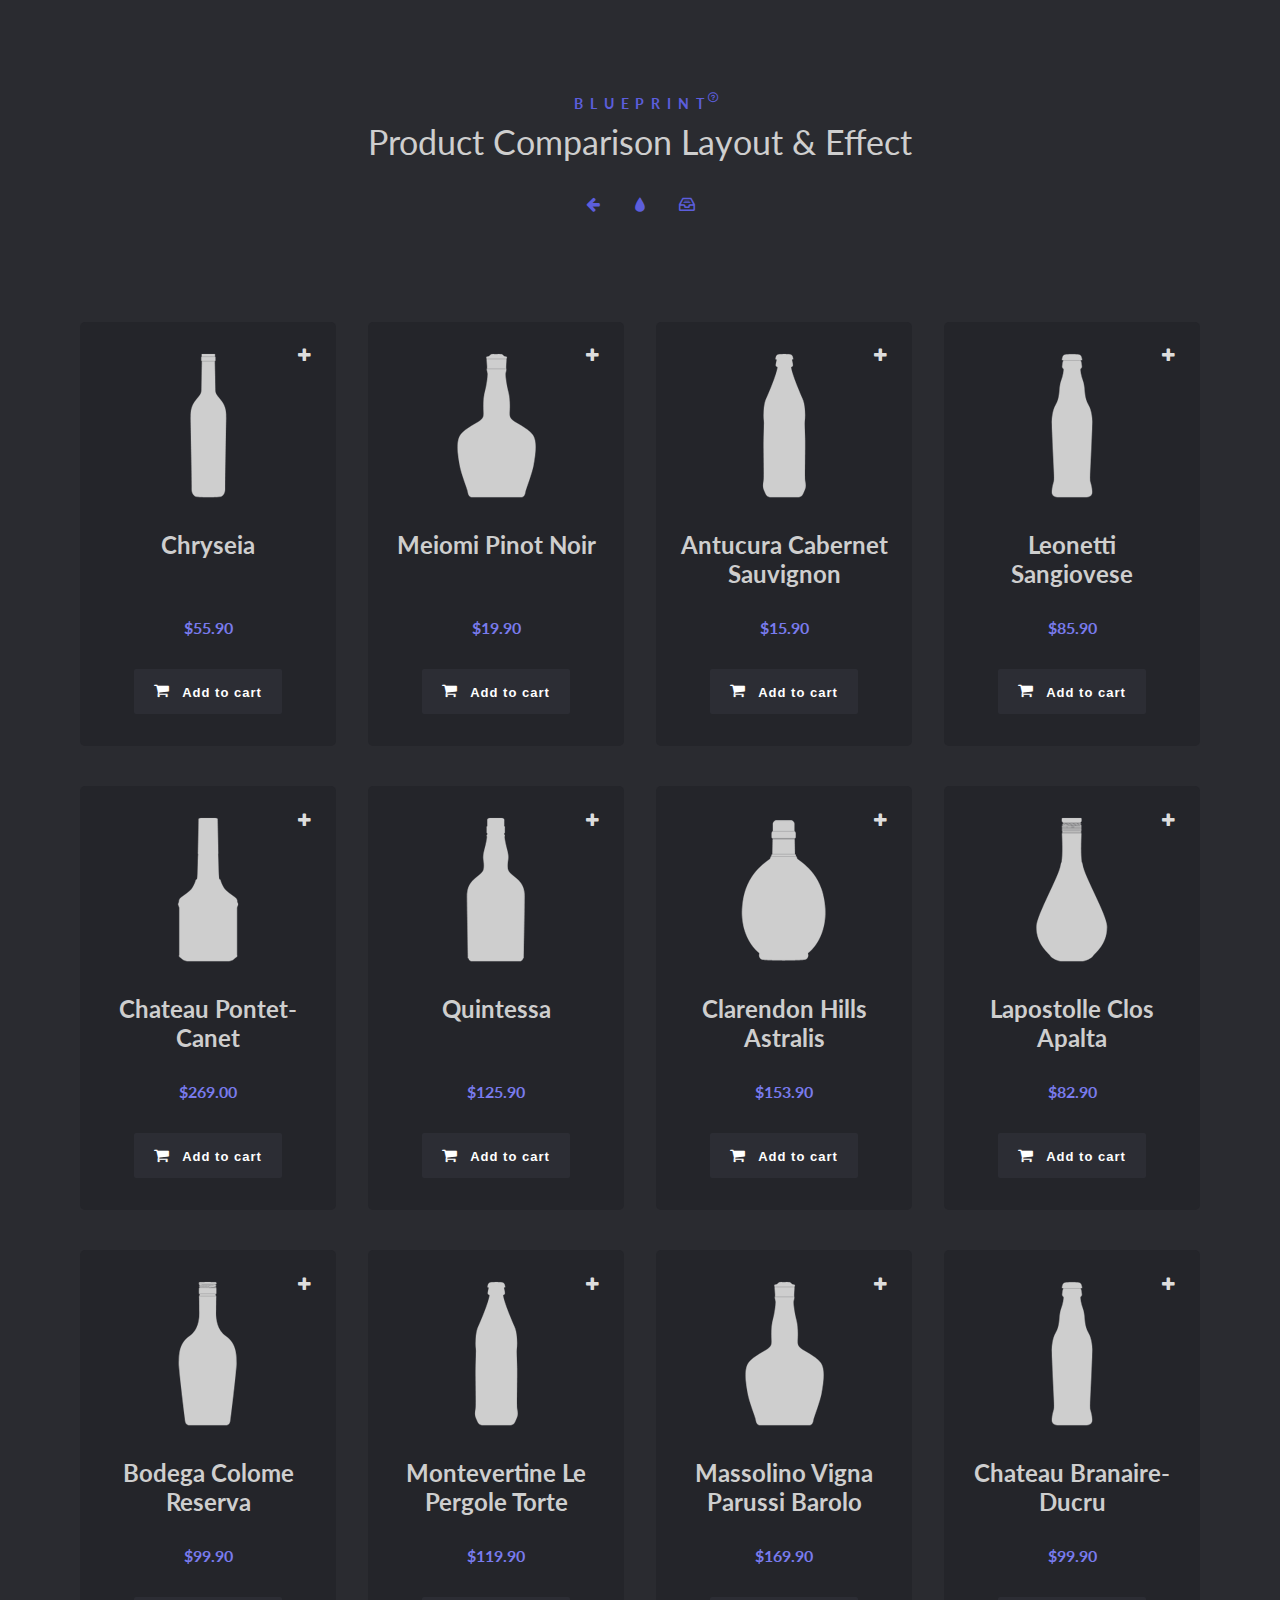
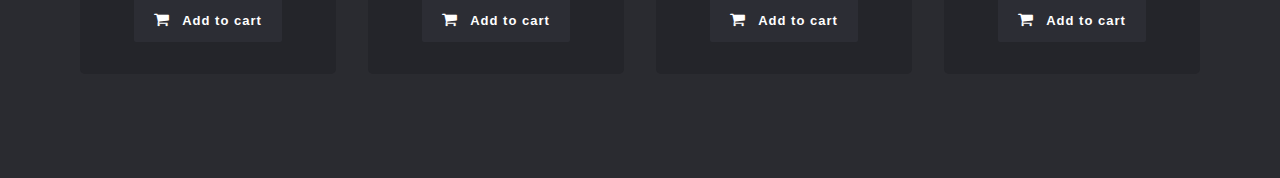
<file: JSP/JSP3/WebContent/ProductComparison/index.html>
<!DOCTYPE html>
<html lang="en" class="no-js">
	<head>
		<meta charset="UTF-8" />
		<meta http-equiv="X-UA-Compatible" content="IE=edge,chrome=1"> 
		<meta name="viewport" content="width=device-width, initial-scale=1.0"> 
		<title>Blueprint: Product Comparison Layout &amp; Effect</title>
		<meta name="description" content="Blueprint: A basic responsive product grid layout with comparison functionality" />
		<meta name="keywords" content="blueprint, template, html, css, javascript, grid, layout, effect, product comparison" />
		<meta name="author" content="Codrops" />
		<link rel="shortcut icon" href="favicon.ico">
		<link rel="stylesheet" href="http://maxcdn.bootstrapcdn.com/font-awesome/4.3.0/css/font-awesome.min.css">
		<link rel="stylesheet" type="text/css" href="css/demo.css" />
		<link rel="stylesheet" type="text/css" href="css/component.css" />
		<!-- Modernizr is used for flexbox fallback -->
		<script src="js/modernizr.custom.js"></script>
	</head>
	<body>
		<!-- Compare basket -->
		<div class="compare-basket">
			<button class="action action--button action--compare"><i class="fa fa-check"></i><span class="action__text">Compare</span></button>
		</div>
		<!-- Main view -->
		<div class="view">
			<!-- Blueprint header -->
			<header class="bp-header cf">
				<span>Blueprint <span class="bp-icon bp-icon-about" data-content="The Blueprints are a collection of basic and minimal website concepts, components, plugins and layouts with minimal style for easy adaption and usage, or simply for inspiration."></span></span>
				<h1>Product Comparison Layout &amp; Effect</h1>
				<nav>
					<a href="http://tympanus.net/Blueprints/GridGallery/" class="bp-icon bp-icon-prev" data-info="previous Blueprint"><span>Previous Blueprint</span></a>
					<!--a href="" class="bp-icon bp-icon-next" data-info="next Blueprint"><span>Next Blueprint</span></a-->
					<a href="http://tympanus.net/codrops/?p=24096" class="bp-icon bp-icon-drop" data-info="back to the Codrops article"><span>back to the Codrops article</span></a>
					<a href="http://tympanus.net/codrops/category/blueprints/" class="bp-icon bp-icon-archive" data-info="Blueprints archive"><span>Go to the archive</span></a>
				</nav>
			</header>
			<!-- Product grid -->
			<section class="grid">
				<!-- Products -->
				<div class="product">
					<div class="product__info">
						<img class="product__image" src="images/1.png" alt="Product 1" />
						<h3 class="product__title">Chryseia</h3>
						<span class="product__year extra highlight">2011</span>
						<span class="product__region extra highlight">Douro</span>
						<span class="product__varietal extra highlight">Touriga Nacional</span>
						<span class="product__alcohol extra highlight">13%</span>
						<span class="product__price highlight">$55.90</span>
						<button class="action action--button action--buy"><i class="fa fa-shopping-cart"></i><span class="action__text">Add to cart</span></button>
					</div>
					<label class="action action--compare-add"><input class="check-hidden" type="checkbox" /><i class="fa fa-plus"></i><i class="fa fa-check"></i><span class="action__text action__text--invisible">Add to compare</span></label>
				</div>
				<div class="product">
					<div class="product__info">
						<img class="product__image" src="images/2.png" alt="Product 2" />
						<h3 class="product__title">Meiomi Pinot Noir</h3>
						<span class="product__year extra highlight">2013</span>
						<span class="product__region extra highlight">California</span>
						<span class="product__varietal extra highlight">Pinot Noir</span>
						<span class="product__alcohol extra highlight">12%</span>
						<span class="product__price highlight">$19.90</span>
						<button class="action action--button action--buy"><i class="fa fa-shopping-cart"></i><span class="action__text">Add to cart</span></button>
					</div>
					<label class="action action--compare-add"><input class="check-hidden" type="checkbox" /><i class="fa fa-plus"></i><i class="fa fa-check"></i><span class="action__text action__text--invisible">Add to compare</span></label>
				</div>
				<div class="product">
					<div class="product__info">
						<img class="product__image" src="images/10.png" alt="Product 3" />
						<h3 class="product__title">Antucura Cabernet Sauvignon</h3>
						<span class="product__year extra highlight">2013</span>
						<span class="product__region extra highlight">Argentina</span>
						<span class="product__varietal extra highlight">Cabernet Sauvignon </span>
						<span class="product__alcohol extra highlight">12%</span>
						<span class="product__price highlight">$15.90</span>
						<button class="action action--button action--buy"><i class="fa fa-shopping-cart"></i><span class="action__text">Add to cart</span></button>
					</div>
					<label class="action action--compare-add"><input class="check-hidden" type="checkbox" /><i class="fa fa-plus"></i><i class="fa fa-check"></i><span class="action__text action__text--invisible">Add to compare</span></label>
				</div>
				<div class="product">
					<div class="product__info">
						<img class="product__image" src="images/4.png" alt="Product 4" />
						<h3 class="product__title">Leonetti Sangiovese</h3>
						<span class="product__year extra highlight">2012</span>
						<span class="product__region extra highlight">Washington</span>
						<span class="product__varietal extra highlight">Sangiovese</span>
						<span class="product__alcohol extra highlight">13%</span>
						<span class="product__price highlight">$85.90</span>
						<button class="action action--button action--buy"><i class="fa fa-shopping-cart"></i><span class="action__text">Add to cart</span></button>
					</div>
					<label class="action action--compare-add"><input class="check-hidden" type="checkbox" /><i class="fa fa-plus"></i><i class="fa fa-check"></i><span class="action__text action__text--invisible">Add to compare</span></label>
				</div>
				<div class="product">
					<div class="product__info">
						<img class="product__image" src="images/5.png" alt="Product 5" />
						<h3 class="product__title">Chateau Pontet-Canet</h3>
						<span class="product__year extra highlight">2009</span>
						<span class="product__region extra highlight">Pauillac, Bordeaux</span>
						<span class="product__varietal extra highlight">Bordeaux </span>
						<span class="product__alcohol extra highlight">12%</span>
						<span class="product__price highlight">$269.00</span>
						<button class="action action--button action--buy"><i class="fa fa-shopping-cart"></i><span class="action__text">Add to cart</span></button>
					</div>
					<label class="action action--compare-add"><input class="check-hidden" type="checkbox" /><i class="fa fa-plus"></i><i class="fa fa-check"></i><span class="action__text action__text--invisible">Add to compare</span></label>
				</div>
				<div class="product">
					<div class="product__info">
						<img class="product__image" src="images/6.png" alt="Product 6" />
						<h3 class="product__title">Quintessa</h3>
						<span class="product__year extra highlight">2011</span>
						<span class="product__region extra highlight">California</span>
						<span class="product__varietal extra highlight">Cabernet Sauvignon</span>
						<span class="product__alcohol extra highlight">12%</span>
						<span class="product__price highlight">$125.90</span>
						<button class="action action--button action--buy"><i class="fa fa-shopping-cart"></i><span class="action__text">Add to cart</span></button>
					</div>
					<label class="action action--compare-add"><input class="check-hidden" type="checkbox" /><i class="fa fa-plus"></i><i class="fa fa-check"></i><span class="action__text action__text--invisible">Add to compare</span></label>
				</div>
				<div class="product">
					<div class="product__info">
						<img class="product__image" src="images/7.png" alt="Product 7" />
						<h3 class="product__title">Clarendon Hills Astralis</h3>
						<span class="product__year extra highlight">2006</span>
						<span class="product__region extra highlight">McLaren Vale</span>
						<span class="product__varietal extra highlight">Syrah, Shiraz</span>
						<span class="product__alcohol extra highlight">12%</span>
						<span class="product__price highlight">$153.90</span>
						<button class="action action--button action--buy"><i class="fa fa-shopping-cart"></i><span class="action__text">Add to cart</span></button>
					</div>
					<label class="action action--compare-add"><input class="check-hidden" type="checkbox" /><i class="fa fa-plus"></i><i class="fa fa-check"></i><span class="action__text action__text--invisible">Add to compare</span></label>
				</div>
				<div class="product">
					<div class="product__info">
						<img class="product__image" src="images/8.png" alt="Product 8" />
						<h3 class="product__title">Lapostolle Clos Apalta</h3>
						<span class="product__year extra highlight">2010</span>
						<span class="product__region extra highlight">Chile</span>
						<span class="product__varietal extra highlight">Bordeaux</span>
						<span class="product__alcohol extra highlight">12%</span>
						<span class="product__price highlight">$82.90</span>
						<button class="action action--button action--buy"><i class="fa fa-shopping-cart"></i><span class="action__text">Add to cart</span></button>
					</div>
					<label class="action action--compare-add"><input class="check-hidden" type="checkbox" /><i class="fa fa-plus"></i><i class="fa fa-check"></i><span class="action__text action__text--invisible">Add to compare</span></label>
				</div>
				<div class="product">
					<div class="product__info">
						<img class="product__image" src="images/9.png" alt="Product 9" />
						<h3 class="product__title">Bodega Colome Reserva</h3>
						<span class="product__year extra highlight">2009</span>
						<span class="product__region extra highlight">Argentina</span>
						<span class="product__varietal extra highlight">Malbec</span>
						<span class="product__alcohol extra highlight">13%</span>
						<span class="product__price highlight">$99.90</span>
						<button class="action action--button action--buy"><i class="fa fa-shopping-cart"></i><span class="action__text">Add to cart</span></button>
					</div>
					<label class="action action--compare-add"><input class="check-hidden" type="checkbox" /><i class="fa fa-plus"></i><i class="fa fa-check"></i><span class="action__text action__text--invisible">Add to compare</span></label>
				</div>
				<div class="product">
					<div class="product__info">
						<img class="product__image" src="images/10.png" alt="Product 10" />
						<h3 class="product__title">Montevertine Le Pergole Torte</h3>
						<span class="product__year extra highlight">2011</span>
						<span class="product__region extra highlight">Tuscany</span>
						<span class="product__varietal extra highlight">Sangiovese </span>
						<span class="product__alcohol extra highlight">12%</span>
						<span class="product__price highlight">$119.90</span>
						<button class="action action--button action--buy"><i class="fa fa-shopping-cart"></i><span class="action__text">Add to cart</span></button>
					</div>
					<label class="action action--compare-add"><input class="check-hidden" type="checkbox" /><i class="fa fa-plus"></i><i class="fa fa-check"></i><span class="action__text action__text--invisible">Add to compare</span></label>
				</div>
				<div class="product">
					<div class="product__info">
						<img class="product__image" src="images/2.png" alt="Product 11" />
						<h3 class="product__title">Massolino Vigna Parussi Barolo</h3>
						<span class="product__year extra highlight">2009</span>
						<span class="product__region extra highlight">Piedmont</span>
						<span class="product__varietal extra highlight">Nebbiolo</span>
						<span class="product__alcohol extra highlight">12%</span>
						<span class="product__price highlight">$169.90</span>
						<button class="action action--button action--buy"><i class="fa fa-shopping-cart"></i><span class="action__text">Add to cart</span></button>
					</div>
					<label class="action action--compare-add"><input class="check-hidden" type="checkbox" /><i class="fa fa-plus"></i><i class="fa fa-check"></i><span class="action__text action__text--invisible">Add to compare</span></label>
				</div>
				<div class="product">
					<div class="product__info">
						<img class="product__image" src="images/4.png" alt="Product 12" />
						<h3 class="product__title">Chateau Branaire-Ducru</h3>
						<span class="product__year extra highlight">2009</span>
						<span class="product__region extra highlight">St-Julien, Bordeaux</span>
						<span class="product__varietal extra highlight">Bordeaux</span>
						<span class="product__alcohol extra highlight">13%</span>
						<span class="product__price highlight">$99.90</span>
						<button class="action action--button action--buy"><i class="fa fa-shopping-cart"></i><span class="action__text">Add to cart</span></button>
					</div>
					<label class="action action--compare-add"><input class="check-hidden" type="checkbox" /><i class="fa fa-plus"></i><i class="fa fa-check"></i><span class="action__text action__text--invisible">Add to compare</span></label>
				</div>
			</section>
		</div><!-- /view -->
		<!-- product compare wrapper -->
		<section class="compare">
			<button class="action action--close"><i class="fa fa-remove"></i><span class="action__text action__text--invisible">Close comparison overlay</span></button>
		</section>
		<script src="js/classie.js"></script>
		<script src="js/main.js"></script>
	</body>
</html>
</file>
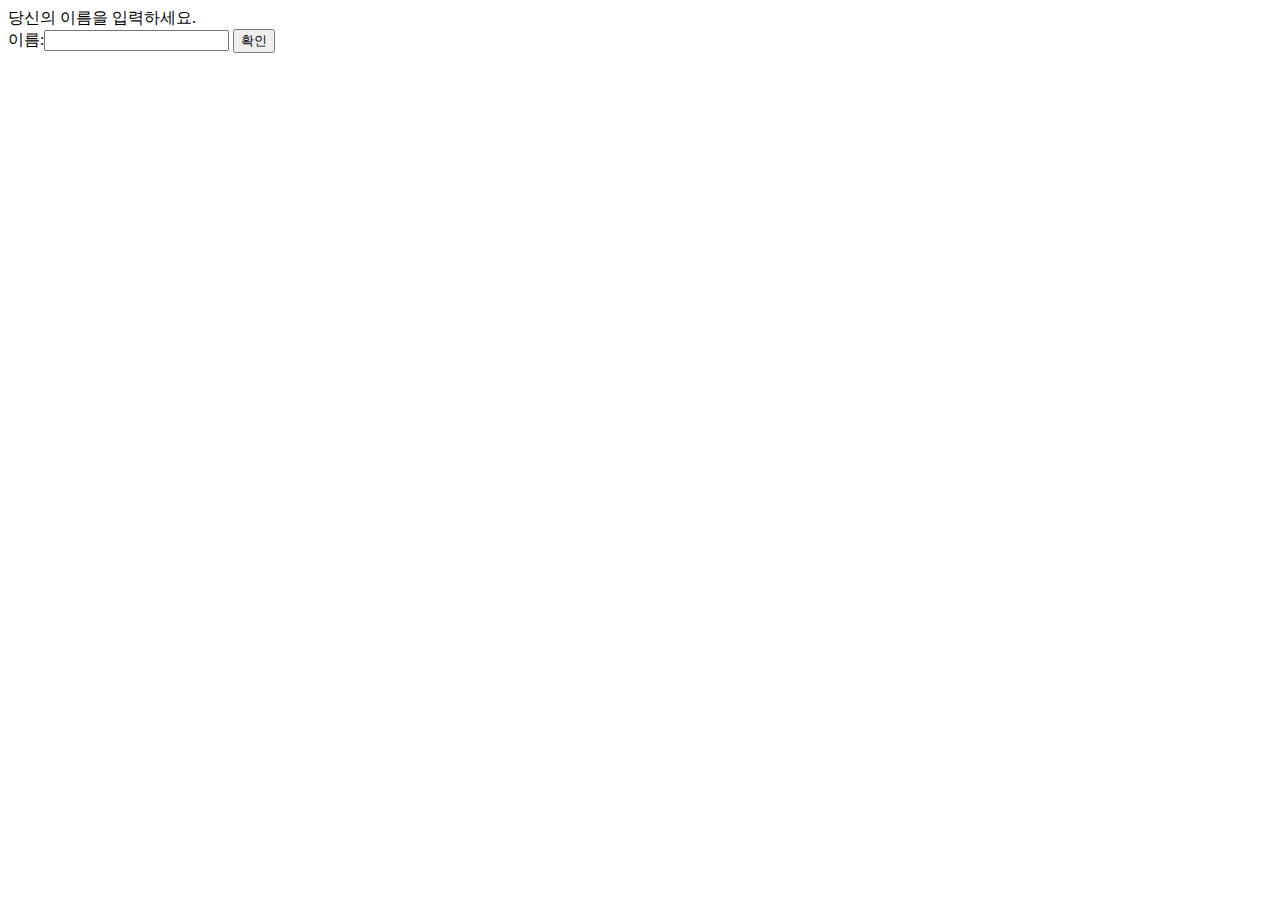
<file: JSP2/WebContent/YourName.html>
<!DOCTYPE html>
<html lang="ko">
<head>
<meta http-equiv="Content-Type" content="text/html; charset=UTF-8">
<title>이름 입력</title>
</head>
<body>
	당신의 이름을 입력하세요.
	<form action="/JSP2/Hi.jsp" method=get>
		이름:<input type=text name=YourName>
		<input type=submit value='확인'>
		</form>
</body>
</html>
</file>
<file: JSP2/WebContent/FullscreenOverlayStyles/css/demo.css>
@import url(http://fonts.googleapis.com/css?family=Lato:300,400);
@font-face {
	font-weight: normal;
	font-style: normal;
	font-family: 'codropsicons';
	src:url('../fonts/codropsicons/codropsicons.eot');
	src:url('../fonts/codropsicons/codropsicons.eot?#iefix') format('embedded-opentype'),
		url('../fonts/codropsicons/codropsicons.woff') format('woff'),
		url('../fonts/codropsicons/codropsicons.ttf') format('truetype'),
		url('../fonts/codropsicons/codropsicons.svg#codropsicons') format('svg');
}

*, *:after, *:before { -webkit-box-sizing: border-box; -moz-box-sizing: border-box; box-sizing: border-box; }
.clearfix:before, .clearfix:after { content: ''; display: table; }
.clearfix:after { clear: both; }

section {
	padding: 0;
	text-align: center;
	font-size: 1.5em;
}

section p {
	max-width: 600px;
	margin: 0;
	padding: 0;
}

section button {
	border: none;
	padding: 0;
	outline: none;
	background: #00107a;
}
</file>
<file: JSP2/WebContent/FullscreenOverlayStyles/css/style1.css>
/* Overlay style */
.overlay {
	position: fixed;
	width: 100%;
	height: 100%;
	top: 0;
	left: 0;
	background: #00107a;
}

/* Overlay closing cross */
.overlay .overlay-close {
	width: 80px;
	height: 80px;
	position: absolute;
	right: 20px;
	top: 20px;
	overflow: hidden;
	border: none;
	background: url(../img/cross.png) no-repeat center center;
	text-indent: 200%;
	color: transparent;
	outline: none;
	z-index: 100;
}

/* Menu style */
.overlay nav {
	text-align: center;
	position: relative;
	top: 50%;
	height: 60%;
	font-size: 54px;
	-webkit-transform: translateY(-50%);
	transform: translateY(-50%);
}

.overlay ul {
	list-style: none;
	padding: 0;
	margin: 0 auto;
	display: inline-block;
	height: 100%;
	position: relative;
}

.overlay ul li {
	display: block;
	height: 20%;
	height: calc(100% / 5);
	min-height: 54px;
}

.overlay ul li a {
	font-weight: 300;
	display: block;
	color: #fff;
	-webkit-transition: color 0.2s;
	transition: color 0.2s;
}

.overlay ul li a:hover,
.overlay ul li a:focus {
	color: white;
}

/* Effects */
.overlay-hugeinc {
	opacity: 0;
	visibility: hidden;
	-webkit-transition: opacity 0.5s, visibility 0s 0.5s;
	transition: opacity 0.5s, visibility 0s 0.5s;
}

.overlay-hugeinc.open {
	opacity: 1;
	visibility: visible;
	-webkit-transition: opacity 0.5s;
	transition: opacity 0.5s;
}

.overlay-hugeinc nav {
	-webkit-perspective: 1200px;
	perspective: 1200px;
}

.overlay-hugeinc nav ul {
	opacity: 0.4;
	-webkit-transform: translateY(-25%) rotateX(35deg);
	transform: translateY(-25%) rotateX(35deg);
	-webkit-transition: -webkit-transform 0.5s, opacity 0.5s;
	transition: transform 0.5s, opacity 0.5s;
}

.overlay-hugeinc.open nav ul {
	opacity: 1;
	-webkit-transform: rotateX(0deg);
	transform: rotateX(0deg);
}

.overlay-hugeinc.close nav ul {
	-webkit-transform: translateY(25%) rotateX(-35deg);
	transform: translateY(25%) rotateX(-35deg);
}

@media screen and (max-height: 30.5em) {
	.overlay nav {
		height: 70%;
		font-size: 34px;
	}
	.overlay ul li {
		min-height: 34px;
	}

}
</file>
<file: JSP/JSP3/WebContent/bato/css/icomoon.css>
@font-face {
  font-family: 'icomoon';
  src:  url('fonts/icomoon.eot?tmere9');
  src:  url('fonts/icomoon.eot?tmere9#iefix') format('embedded-opentype'),
    url('fonts/icomoon.ttf?tmere9') format('truetype'),
    url('fonts/icomoon.woff?tmere9') format('woff'),
    url('fonts/icomoon.svg?tmere9#icomoon') format('svg');
  font-weight: normal;
  font-style: normal;
}

[class^="icon-"], [class*=" icon-"] {
  /* use !important to prevent issues with browser extensions that change fonts */
  font-family: 'icomoon' !important;
  speak: none;
  font-style: normal;
  font-weight: normal;
  font-variant: normal;
  text-transform: none;
  line-height: 1;

  /* Better Font Rendering =========== */
  -webkit-font-smoothing: antialiased;
  -moz-osx-font-smoothing: grayscale;
}

.icon-activity:before {
  content: "\e900";
}
.icon-airplay:before {
  content: "\e901";
}
.icon-alert-circle:before {
  content: "\e902";
}
.icon-alert-octagon:before {
  content: "\e903";
}
.icon-alert-triangle:before {
  content: "\e904";
}
.icon-align-center:before {
  content: "\e905";
}
.icon-align-justify:before {
  content: "\e906";
}
.icon-align-left:before {
  content: "\e907";
}
.icon-align-right:before {
  content: "\e908";
}
.icon-anchor:before {
  content: "\e909";
}
.icon-aperture:before {
  content: "\e90a";
}
.icon-arrow-down3:before {
  content: "\e90b";
}
.icon-arrow-down-circle:before {
  content: "\e90c";
}
.icon-arrow-down-left3:before {
  content: "\e90d";
}
.icon-arrow-down-right3:before {
  content: "\e90e";
}
.icon-arrow-left3:before {
  content: "\e90f";
}
.icon-arrow-left-circle:before {
  content: "\e910";
}
.icon-arrow-right3:before {
  content: "\e911";
}
.icon-arrow-right-circle:before {
  content: "\e912";
}
.icon-arrow-up3:before {
  content: "\e913";
}
.icon-arrow-up-circle:before {
  content: "\e914";
}
.icon-arrow-up-left3:before {
  content: "\e915";
}
.icon-arrow-up-right3:before {
  content: "\e916";
}
.icon-at-sign:before {
  content: "\e917";
}
.icon-award:before {
  content: "\e918";
}
.icon-bar-chart:before {
  content: "\e919";
}
.icon-bar-chart-2:before {
  content: "\e91a";
}
.icon-battery:before {
  content: "\e91b";
}
.icon-battery-charging:before {
  content: "\e91c";
}
.icon-bell2:before {
  content: "\e91d";
}
.icon-bell-off:before {
  content: "\e91e";
}
.icon-bluetooth:before {
  content: "\e91f";
}
.icon-bold2:before {
  content: "\e920";
}
.icon-book2:before {
  content: "\e921";
}
.icon-book-open:before {
  content: "\e922";
}
.icon-bookmark2:before {
  content: "\e923";
}
.icon-box:before {
  content: "\e924";
}
.icon-briefcase2:before {
  content: "\e925";
}
.icon-calendar2:before {
  content: "\e926";
}
.icon-camera2:before {
  content: "\e927";
}
.icon-camera-off:before {
  content: "\e928";
}
.icon-cast:before {
  content: "\e929";
}
.icon-check:before {
  content: "\e92a";
}
.icon-check-circle:before {
  content: "\e92b";
}
.icon-check-square:before {
  content: "\e92c";
}
.icon-chevron-down:before {
  content: "\e92d";
}
.icon-chevron-left:before {
  content: "\e92e";
}
.icon-chevron-right:before {
  content: "\e92f";
}
.icon-chevron-up:before {
  content: "\e930";
}
.icon-chevrons-down:before {
  content: "\e931";
}
.icon-chevrons-left:before {
  content: "\e932";
}
.icon-chevrons-right:before {
  content: "\e933";
}
.icon-chevrons-up:before {
  content: "\e934";
}
.icon-chrome2:before {
  content: "\e935";
}
.icon-circle:before {
  content: "\e936";
}
.icon-clipboard2:before {
  content: "\e937";
}
.icon-clock3:before {
  content: "\e938";
}
.icon-cloud2:before {
  content: "\e939";
}
.icon-cloud-drizzle:before {
  content: "\e93a";
}
.icon-cloud-lightning:before {
  content: "\e93b";
}
.icon-cloud-off:before {
  content: "\e93c";
}
.icon-cloud-rain:before {
  content: "\e93d";
}
.icon-cloud-snow:before {
  content: "\e93e";
}
.icon-code:before {
  content: "\e93f";
}
.icon-codepen2:before {
  content: "\e940";
}
.icon-command2:before {
  content: "\e941";
}
.icon-compass3:before {
  content: "\e942";
}
.icon-copy2:before {
  content: "\e943";
}
.icon-corner-down-left:before {
  content: "\e944";
}
.icon-corner-down-right:before {
  content: "\e945";
}
.icon-corner-left-down:before {
  content: "\e946";
}
.icon-corner-left-up:before {
  content: "\e947";
}
.icon-corner-right-down:before {
  content: "\e948";
}
.icon-corner-right-up:before {
  content: "\e949";
}
.icon-corner-up-left:before {
  content: "\e94a";
}
.icon-corner-up-right:before {
  content: "\e94b";
}
.icon-cpu:before {
  content: "\e94c";
}
.icon-credit-card2:before {
  content: "\e94d";
}
.icon-crop2:before {
  content: "\e94e";
}
.icon-crosshair:before {
  content: "\e94f";
}
.icon-database2:before {
  content: "\e950";
}
.icon-delete:before {
  content: "\e951";
}
.icon-disc:before {
  content: "\e952";
}
.icon-dollar-sign:before {
  content: "\e953";
}
.icon-download4:before {
  content: "\e954";
}
.icon-download-cloud:before {
  content: "\e955";
}
.icon-droplet2:before {
  content: "\e956";
}
.icon-edit:before {
  content: "\e957";
}
.icon-edit-2:before {
  content: "\e958";
}
.icon-edit-3:before {
  content: "\e959";
}
.icon-external-link:before {
  content: "\e95a";
}
.icon-eye2:before {
  content: "\e95b";
}
.icon-eye-off:before {
  content: "\e95c";
}
.icon-facebook3:before {
  content: "\e95d";
}
.icon-fast-forward:before {
  content: "\e95e";
}
.icon-feather:before {
  content: "\e95f";
}
.icon-file:before {
  content: "\e960";
}
.icon-file-minus:before {
  content: "\e961";
}
.icon-file-plus:before {
  content: "\e962";
}
.icon-file-text3:before {
  content: "\e963";
}
.icon-film2:before {
  content: "\e964";
}
.icon-filter2:before {
  content: "\e965";
}
.icon-flag2:before {
  content: "\e966";
}
.icon-folder2:before {
  content: "\e967";
}
.icon-folder-minus2:before {
  content: "\e968";
}
.icon-folder-plus2:before {
  content: "\e969";
}
.icon-git-branch:before {
  content: "\e96a";
}
.icon-git-commit:before {
  content: "\e96b";
}
.icon-git-merge:before {
  content: "\e96c";
}
.icon-git-pull-request:before {
  content: "\e96d";
}
.icon-github2:before {
  content: "\e96e";
}
.icon-gitlab:before {
  content: "\e96f";
}
.icon-globe:before {
  content: "\e970";
}
.icon-grid:before {
  content: "\e971";
}
.icon-hard-drive:before {
  content: "\e972";
}
.icon-hash:before {
  content: "\e973";
}
.icon-headphones2:before {
  content: "\e974";
}
.icon-heart2:before {
  content: "\e975";
}
.icon-help-circle:before {
  content: "\e976";
}
.icon-home4:before {
  content: "\e977";
}
.icon-image2:before {
  content: "\e978";
}
.icon-inbox:before {
  content: "\e979";
}
.icon-info2:before {
  content: "\e97a";
}
.icon-instagram2:before {
  content: "\e97b";
}
.icon-italic2:before {
  content: "\e97c";
}
.icon-layers:before {
  content: "\e97d";
}
.icon-layout:before {
  content: "\e97e";
}
.icon-life-buoy:before {
  content: "\e97f";
}
.icon-link2:before {
  content: "\e980";
}
.icon-link-2:before {
  content: "\e981";
}
.icon-linkedin3:before {
  content: "\e982";
}
.icon-list3:before {
  content: "\e983";
}
.icon-loader:before {
  content: "\e984";
}
.icon-lock2:before {
  content: "\e985";
}
.icon-log-in:before {
  content: "\e986";
}
.icon-log-out:before {
  content: "\e987";
}
.icon-mail5:before {
  content: "\e988";
}
.icon-map3:before {
  content: "\e989";
}
.icon-map-pin:before {
  content: "\e98a";
}
.icon-maximize:before {
  content: "\e98b";
}
.icon-maximize-2:before {
  content: "\e98c";
}
.icon-menu5:before {
  content: "\e98d";
}
.icon-message-circle:before {
  content: "\e98e";
}
.icon-message-square:before {
  content: "\e98f";
}
.icon-mic2:before {
  content: "\e990";
}
.icon-mic-off:before {
  content: "\e991";
}
.icon-minimize:before {
  content: "\e992";
}
.icon-minimize-2:before {
  content: "\e993";
}
.icon-minus2:before {
  content: "\e994";
}
.icon-minus-circle:before {
  content: "\e995";
}
.icon-minus-square:before {
  content: "\e996";
}
.icon-monitor:before {
  content: "\e997";
}
.icon-moon:before {
  content: "\e998";
}
.icon-more-horizontal:before {
  content: "\e999";
}
.icon-more-vertical:before {
  content: "\e99a";
}
.icon-move:before {
  content: "\e99b";
}
.icon-music2:before {
  content: "\e99c";
}
.icon-navigation:before {
  content: "\e99d";
}
.icon-navigation-2:before {
  content: "\e99e";
}
.icon-octagon:before {
  content: "\e99f";
}
.icon-package:before {
  content: "\e9a0";
}
.icon-paperclip:before {
  content: "\e9a1";
}
.icon-pause3:before {
  content: "\e9a2";
}
.icon-pause-circle:before {
  content: "\e9a3";
}
.icon-percent:before {
  content: "\e9a4";
}
.icon-phone2:before {
  content: "\e9a5";
}
.icon-phone-call:before {
  content: "\e9a6";
}
.icon-phone-forwarded:before {
  content: "\e9a7";
}
.icon-phone-incoming:before {
  content: "\e9a8";
}
.icon-phone-missed:before {
  content: "\e9a9";
}
.icon-phone-off:before {
  content: "\e9aa";
}
.icon-phone-outgoing:before {
  content: "\e9ab";
}
.icon-pie-chart2:before {
  content: "\e9ac";
}
.icon-play4:before {
  content: "\e9ad";
}
.icon-play-circle:before {
  content: "\e9ae";
}
.icon-plus2:before {
  content: "\e9af";
}
.icon-plus-circle:before {
  content: "\e9b0";
}
.icon-plus-square:before {
  content: "\e9b1";
}
.icon-pocket:before {
  content: "\e9b2";
}
.icon-power2:before {
  content: "\e9b3";
}
.icon-printer2:before {
  content: "\e9b4";
}
.icon-radio:before {
  content: "\e9b5";
}
.icon-refresh-ccw:before {
  content: "\e9b6";
}
.icon-refresh-cw:before {
  content: "\e9b7";
}
.icon-repeat:before {
  content: "\e9b8";
}
.icon-rewind:before {
  content: "\e9b9";
}
.icon-rotate-ccw:before {
  content: "\e9ba";
}
.icon-rotate-cw:before {
  content: "\e9bb";
}
.icon-rss3:before {
  content: "\e9bc";
}
.icon-save:before {
  content: "\e9bd";
}
.icon-scissors2:before {
  content: "\e9be";
}
.icon-search2:before {
  content: "\e9bf";
}
.icon-send:before {
  content: "\e9c0";
}
.icon-server:before {
  content: "\e9c1";
}
.icon-settings:before {
  content: "\e9c2";
}
.icon-share3:before {
  content: "\e9c3";
}
.icon-share-2:before {
  content: "\e9c4";
}
.icon-shield2:before {
  content: "\e9c5";
}
.icon-shield-off:before {
  content: "\e9c6";
}
.icon-shopping-bag:before {
  content: "\e9c7";
}
.icon-shopping-cart:before {
  content: "\e9c8";
}
.icon-shuffle2:before {
  content: "\e9c9";
}
.icon-sidebar:before {
  content: "\e9ca";
}
.icon-skip-back:before {
  content: "\e9cb";
}
.icon-skip-forward:before {
  content: "\e9cc";
}
.icon-slack:before {
  content: "\e9cd";
}
.icon-slash:before {
  content: "\e9ce";
}
.icon-sliders:before {
  content: "\e9cf";
}
.icon-smartphone:before {
  content: "\e9d0";
}
.icon-speaker:before {
  content: "\e9d1";
}
.icon-square:before {
  content: "\e9d2";
}
.icon-star:before {
  content: "\e9d3";
}
.icon-stop-circle:before {
  content: "\e9d4";
}
.icon-sun2:before {
  content: "\e9d5";
}
.icon-sunrise:before {
  content: "\e9d6";
}
.icon-sunset:before {
  content: "\e9d7";
}
.icon-tablet2:before {
  content: "\e9d8";
}
.icon-tag:before {
  content: "\e9d9";
}
.icon-target2:before {
  content: "\e9da";
}
.icon-terminal2:before {
  content: "\e9db";
}
.icon-thermometer:before {
  content: "\e9dc";
}
.icon-thumbs-down:before {
  content: "\e9dd";
}
.icon-thumbs-up:before {
  content: "\e9de";
}
.icon-toggle-left:before {
  content: "\e9df";
}
.icon-toggle-right:before {
  content: "\e9e0";
}
.icon-trash:before {
  content: "\e9e1";
}
.icon-trash-2:before {
  content: "\e9e2";
}
.icon-trending-down:before {
  content: "\e9e3";
}
.icon-trending-up:before {
  content: "\e9e4";
}
.icon-triangle:before {
  content: "\e9e5";
}
.icon-truck2:before {
  content: "\e9e6";
}
.icon-tv2:before {
  content: "\e9e7";
}
.icon-twitter2:before {
  content: "\e9e8";
}
.icon-type:before {
  content: "\e9e9";
}
.icon-umbrella:before {
  content: "\e9ea";
}
.icon-underline2:before {
  content: "\e9eb";
}
.icon-unlock:before {
  content: "\e9ec";
}
.icon-upload4:before {
  content: "\e9ed";
}
.icon-upload-cloud:before {
  content: "\e9ee";
}
.icon-user2:before {
  content: "\e9ef";
}
.icon-user-check2:before {
  content: "\e9f0";
}
.icon-user-minus2:before {
  content: "\e9f1";
}
.icon-user-plus2:before {
  content: "\e9f2";
}
.icon-user-x:before {
  content: "\e9f3";
}
.icon-users2:before {
  content: "\e9f4";
}
.icon-video:before {
  content: "\e9f5";
}
.icon-video-off:before {
  content: "\e9f6";
}
.icon-voicemail:before {
  content: "\e9f7";
}
.icon-volume:before {
  content: "\e9f8";
}
.icon-volume-1:before {
  content: "\e9f9";
}
.icon-volume-2:before {
  content: "\e9fa";
}
.icon-volume-x:before {
  content: "\e9fb";
}
.icon-watch:before {
  content: "\e9fc";
}
.icon-wifi:before {
  content: "\e9fd";
}
.icon-wifi-off:before {
  content: "\e9fe";
}
.icon-wind:before {
  content: "\e9ff";
}
.icon-x:before {
  content: "\ea00";
}
.icon-x-circle:before {
  content: "\ea01";
}
.icon-x-square:before {
  content: "\ea02";
}
.icon-zap:before {
  content: "\ea03";
}
.icon-zap-off:before {
  content: "\ea04";
}
.icon-zoom-in2:before {
  content: "\ea05";
}
.icon-zoom-out2:before {
  content: "\ea06";
}
.icon-times:before {
  content: "\ea07";
}
.icon-tick:before {
  content: "\ea08";
}
.icon-plus3:before {
  content: "\ea09";
}
.icon-minus3:before {
  content: "\ea0a";
}
.icon-equals:before {
  content: "\ea0b";
}
.icon-divide:before {
  content: "\ea0c";
}
.icon-chevron-right2:before {
  content: "\ea0d";
}
.icon-chevron-left2:before {
  content: "\ea0e";
}
.icon-arrow-right-thick:before {
  content: "\ea0f";
}
.icon-arrow-left-thick:before {
  content: "\ea10";
}
.icon-th-small:before {
  content: "\ea11";
}
.icon-th-menu:before {
  content: "\ea12";
}
.icon-th-list:before {
  content: "\ea13";
}
.icon-th-large:before {
  content: "\ea14";
}
.icon-home5:before {
  content: "\ea15";
}
.icon-arrow-forward:before {
  content: "\ea16";
}
.icon-arrow-back:before {
  content: "\ea17";
}
.icon-rss4:before {
  content: "\ea18";
}
.icon-location3:before {
  content: "\ea19";
}
.icon-link3:before {
  content: "\ea1a";
}
.icon-image3:before {
  content: "\ea1b";
}
.icon-arrow-up-thick:before {
  content: "\ea1c";
}
.icon-arrow-down-thick:before {
  content: "\ea1d";
}
.icon-starburst:before {
  content: "\ea1e";
}
.icon-starburst-outline:before {
  content: "\ea1f";
}
.icon-star2:before {
  content: "\ea20";
}
.icon-flow-children:before {
  content: "\ea21";
}
.icon-export:before {
  content: "\ea22";
}
.icon-delete2:before {
  content: "\ea23";
}
.icon-delete-outline:before {
  content: "\ea24";
}
.icon-cloud-storage:before {
  content: "\ea25";
}
.icon-wi-fi:before {
  content: "\ea26";
}
.icon-heart3:before {
  content: "\ea27";
}
.icon-flash:before {
  content: "\ea28";
}
.icon-cancel:before {
  content: "\ea29";
}
.icon-backspace:before {
  content: "\ea2a";
}
.icon-attachment2:before {
  content: "\ea2b";
}
.icon-arrow-move:before {
  content: "\ea2c";
}
.icon-warning2:before {
  content: "\ea2d";
}
.icon-user3:before {
  content: "\ea2e";
}
.icon-radar:before {
  content: "\ea2f";
}
.icon-lock-open:before {
  content: "\ea30";
}
.icon-lock-closed:before {
  content: "\ea31";
}
.icon-location-arrow:before {
  content: "\ea32";
}
.icon-info3:before {
  content: "\ea33";
}
.icon-user-delete:before {
  content: "\ea34";
}
.icon-user-add:before {
  content: "\ea35";
}
.icon-media-pause:before {
  content: "\ea36";
}
.icon-group:before {
  content: "\ea37";
}
.icon-chart-pie:before {
  content: "\ea38";
}
.icon-chart-line:before {
  content: "\ea39";
}
.icon-chart-bar:before {
  content: "\ea3a";
}
.icon-chart-area:before {
  content: "\ea3b";
}
.icon-video2:before {
  content: "\ea3c";
}
.icon-point-of-interest:before {
  content: "\ea3d";
}
.icon-infinity:before {
  content: "\ea3e";
}
.icon-globe2:before {
  content: "\ea3f";
}
.icon-eye3:before {
  content: "\ea40";
}
.icon-cog2:before {
  content: "\ea41";
}
.icon-camera3:before {
  content: "\ea42";
}
.icon-upload5:before {
  content: "\ea43";
}
.icon-scissors3:before {
  content: "\ea44";
}
.icon-refresh:before {
  content: "\ea45";
}
.icon-pin:before {
  content: "\ea46";
}
.icon-key3:before {
  content: "\ea47";
}
.icon-info-large:before {
  content: "\ea48";
}
.icon-eject2:before {
  content: "\ea49";
}
.icon-download5:before {
  content: "\ea4a";
}
.icon-zoom:before {
  content: "\ea4b";
}
.icon-zoom-out3:before {
  content: "\ea4c";
}
.icon-zoom-in3:before {
  content: "\ea4d";
}
.icon-sort-numerically:before {
  content: "\ea4e";
}
.icon-sort-alphabetically:before {
  content: "\ea4f";
}
.icon-input-checked:before {
  content: "\ea50";
}
.icon-calender:before {
  content: "\ea51";
}
.icon-world:before {
  content: "\ea52";
}
.icon-notes:before {
  content: "\ea53";
}
.icon-code2:before {
  content: "\ea54";
}
.icon-arrow-sync:before {
  content: "\ea55";
}
.icon-arrow-shuffle:before {
  content: "\ea56";
}
.icon-arrow-repeat:before {
  content: "\ea57";
}
.icon-arrow-minimise:before {
  content: "\ea58";
}
.icon-arrow-maximise:before {
  content: "\ea59";
}
.icon-arrow-loop:before {
  content: "\ea5a";
}
.icon-anchor2:before {
  content: "\ea5b";
}
.icon-spanner:before {
  content: "\ea5c";
}
.icon-puzzle:before {
  content: "\ea5d";
}
.icon-power3:before {
  content: "\ea5e";
}
.icon-plane:before {
  content: "\ea5f";
}
.icon-pi:before {
  content: "\ea60";
}
.icon-phone3:before {
  content: "\ea61";
}
.icon-microphone:before {
  content: "\ea62";
}
.icon-media-rewind:before {
  content: "\ea63";
}
.icon-flag3:before {
  content: "\ea64";
}
.icon-adjust-brightness:before {
  content: "\ea65";
}
.icon-waves:before {
  content: "\ea66";
}
.icon-social-twitter:before {
  content: "\ea67";
}
.icon-social-facebook:before {
  content: "\ea68";
}
.icon-social-dribbble:before {
  content: "\ea69";
}
.icon-media-stop:before {
  content: "\ea6a";
}
.icon-media-record:before {
  content: "\ea6b";
}
.icon-media-play:before {
  content: "\ea6c";
}
.icon-media-fast-forward:before {
  content: "\ea6d";
}
.icon-media-eject:before {
  content: "\ea6e";
}
.icon-social-vimeo:before {
  content: "\ea6f";
}
.icon-social-tumbler:before {
  content: "\ea70";
}
.icon-social-skype:before {
  content: "\ea71";
}
.icon-social-pinterest:before {
  content: "\ea72";
}
.icon-social-linkedin:before {
  content: "\ea73";
}
.icon-social-last-fm:before {
  content: "\ea74";
}
.icon-social-github:before {
  content: "\ea75";
}
.icon-social-flickr:before {
  content: "\ea76";
}
.icon-at:before {
  content: "\ea77";
}
.icon-times-outline:before {
  content: "\ea78";
}
.icon-plus-outline:before {
  content: "\ea79";
}
.icon-minus-outline:before {
  content: "\ea7a";
}
.icon-tick-outline:before {
  content: "\ea7b";
}
.icon-th-large-outline:before {
  content: "\ea7c";
}
.icon-equals-outline:before {
  content: "\ea7d";
}
.icon-divide-outline:before {
  content: "\ea7e";
}
.icon-chevron-right-outline:before {
  content: "\ea7f";
}
.icon-chevron-left-outline:before {
  content: "\ea80";
}
.icon-arrow-right-outline:before {
  content: "\ea81";
}
.icon-arrow-left-outline:before {
  content: "\ea82";
}
.icon-th-small-outline:before {
  content: "\ea83";
}
.icon-th-menu-outline:before {
  content: "\ea84";
}
.icon-th-list-outline:before {
  content: "\ea85";
}
.icon-news:before {
  content: "\ea86";
}
.icon-home-outline:before {
  content: "\ea87";
}
.icon-arrow-up-outline:before {
  content: "\ea88";
}
.icon-arrow-forward-outline:before {
  content: "\ea89";
}
.icon-arrow-down-outline:before {
  content: "\ea8a";
}
.icon-arrow-back-outline:before {
  content: "\ea8b";
}
.icon-trash2:before {
  content: "\ea8c";
}
.icon-rss-outline:before {
  content: "\ea8d";
}
.icon-message:before {
  content: "\ea8e";
}
.icon-location-outline:before {
  content: "\ea8f";
}
.icon-link-outline:before {
  content: "\ea90";
}
.icon-image-outline:before {
  content: "\ea91";
}
.icon-export-outline:before {
  content: "\ea92";
}
.icon-cross2:before {
  content: "\ea93";
}
.icon-wi-fi-outline:before {
  content: "\ea94";
}
.icon-star-outline:before {
  content: "\ea95";
}
.icon-media-pause-outline:before {
  content: "\ea96";
}
.icon-mail6:before {
  content: "\ea97";
}
.icon-heart-outline:before {
  content: "\ea98";
}
.icon-flash-outline:before {
  content: "\ea99";
}
.icon-cancel-outline:before {
  content: "\ea9a";
}
.icon-beaker:before {
  content: "\ea9b";
}
.icon-arrow-move-outline:before {
  content: "\ea9c";
}
.icon-watch2:before {
  content: "\ea9d";
}
.icon-warning-outline:before {
  content: "\ea9e";
}
.icon-time:before {
  content: "\ea9f";
}
.icon-radar-outline:before {
  content: "\eaa0";
}
.icon-lock-open-outline:before {
  content: "\eaa1";
}
.icon-location-arrow-outline:before {
  content: "\eaa2";
}
.icon-info-outline:before {
  content: "\eaa3";
}
.icon-backspace-outline:before {
  content: "\eaa4";
}
.icon-attachment-outline:before {
  content: "\eaa5";
}
.icon-user-outline:before {
  content: "\eaa6";
}
.icon-user-delete-outline:before {
  content: "\eaa7";
}
.icon-user-add-outline:before {
  content: "\eaa8";
}
.icon-lock-closed-outline:before {
  content: "\eaa9";
}
.icon-group-outline:before {
  content: "\eaaa";
}
.icon-chart-pie-outline:before {
  content: "\eaab";
}
.icon-chart-line-outline:before {
  content: "\eaac";
}
.icon-chart-bar-outline:before {
  content: "\eaad";
}
.icon-chart-area-outline:before {
  content: "\eaae";
}
.icon-video-outline:before {
  content: "\eaaf";
}
.icon-point-of-interest-outline:before {
  content: "\eab0";
}
.icon-map4:before {
  content: "\eab1";
}
.icon-key-outline:before {
  content: "\eab2";
}
.icon-infinity-outline:before {
  content: "\eab3";
}
.icon-globe-outline:before {
  content: "\eab4";
}
.icon-eye-outline:before {
  content: "\eab5";
}
.icon-cog-outline:before {
  content: "\eab6";
}
.icon-camera-outline:before {
  content: "\eab7";
}
.icon-upload-outline:before {
  content: "\eab8";
}
.icon-support:before {
  content: "\eab9";
}
.icon-scissors-outline:before {
  content: "\eaba";
}
.icon-refresh-outline:before {
  content: "\eabb";
}
.icon-info-large-outline:before {
  content: "\eabc";
}
.icon-eject-outline:before {
  content: "\eabd";
}
.icon-download-outline:before {
  content: "\eabe";
}
.icon-battery-mid:before {
  content: "\eabf";
}
.icon-battery-low:before {
  content: "\eac0";
}
.icon-battery-high:before {
  content: "\eac1";
}
.icon-zoom-outline:before {
  content: "\eac2";
}
.icon-zoom-out-outline:before {
  content: "\eac3";
}
.icon-zoom-in-outline:before {
  content: "\eac4";
}
.icon-tag2:before {
  content: "\eac5";
}
.icon-tabs-outline:before {
  content: "\eac6";
}
.icon-pin-outline:before {
  content: "\eac7";
}
.icon-message-typing:before {
  content: "\eac8";
}
.icon-directions:before {
  content: "\eac9";
}
.icon-battery-full:before {
  content: "\eaca";
}
.icon-battery-charge:before {
  content: "\eacb";
}
.icon-pipette:before {
  content: "\eacc";
}
.icon-pencil3:before {
  content: "\eacd";
}
.icon-folder3:before {
  content: "\eace";
}
.icon-folder-delete:before {
  content: "\eacf";
}
.icon-folder-add:before {
  content: "\ead0";
}
.icon-edit2:before {
  content: "\ead1";
}
.icon-document:before {
  content: "\ead2";
}
.icon-document-delete:before {
  content: "\ead3";
}
.icon-document-add:before {
  content: "\ead4";
}
.icon-brush:before {
  content: "\ead5";
}
.icon-thumbs-up2:before {
  content: "\ead6";
}
.icon-thumbs-down2:before {
  content: "\ead7";
}
.icon-pen2:before {
  content: "\ead8";
}
.icon-sort-numerically-outline:before {
  content: "\ead9";
}
.icon-sort-alphabetically-outline:before {
  content: "\eada";
}
.icon-social-last-fm-circular:before {
  content: "\eadb";
}
.icon-social-github-circular:before {
  content: "\eadc";
}
.icon-compass4:before {
  content: "\eadd";
}
.icon-bookmark3:before {
  content: "\eade";
}
.icon-input-checked-outline:before {
  content: "\eadf";
}
.icon-code-outline:before {
  content: "\eae0";
}
.icon-calender-outline:before {
  content: "\eae1";
}
.icon-business-card:before {
  content: "\eae2";
}
.icon-arrow-up4:before {
  content: "\eae3";
}
.icon-arrow-sync-outline:before {
  content: "\eae4";
}
.icon-arrow-right4:before {
  content: "\eae5";
}
.icon-arrow-repeat-outline:before {
  content: "\eae6";
}
.icon-arrow-loop-outline:before {
  content: "\eae7";
}
.icon-arrow-left4:before {
  content: "\eae8";
}
.icon-flow-switch:before {
  content: "\eae9";
}
.icon-flow-parallel:before {
  content: "\eaea";
}
.icon-flow-merge:before {
  content: "\eaeb";
}
.icon-document-text:before {
  content: "\eaec";
}
.icon-clipboard3:before {
  content: "\eaed";
}
.icon-calculator2:before {
  content: "\eaee";
}
.icon-arrow-minimise-outline:before {
  content: "\eaef";
}
.icon-arrow-maximise-outline:before {
  content: "\eaf0";
}
.icon-arrow-down4:before {
  content: "\eaf1";
}
.icon-gift2:before {
  content: "\eaf2";
}
.icon-film3:before {
  content: "\eaf3";
}
.icon-database3:before {
  content: "\eaf4";
}
.icon-bell3:before {
  content: "\eaf5";
}
.icon-anchor-outline:before {
  content: "\eaf6";
}
.icon-adjust-contrast:before {
  content: "\eaf7";
}
.icon-world-outline:before {
  content: "\eaf8";
}
.icon-shopping-bag2:before {
  content: "\eaf9";
}
.icon-power-outline:before {
  content: "\eafa";
}
.icon-notes-outline:before {
  content: "\eafb";
}
.icon-device-tablet:before {
  content: "\eafc";
}
.icon-device-phone:before {
  content: "\eafd";
}
.icon-device-laptop:before {
  content: "\eafe";
}
.icon-device-desktop:before {
  content: "\eaff";
}
.icon-briefcase3:before {
  content: "\eb00";
}
.icon-stopwatch2:before {
  content: "\eb01";
}
.icon-spanner-outline:before {
  content: "\eb02";
}
.icon-puzzle-outline:before {
  content: "\eb03";
}
.icon-printer3:before {
  content: "\eb04";
}
.icon-pi-outline:before {
  content: "\eb05";
}
.icon-lightbulb:before {
  content: "\eb06";
}
.icon-flag-outline:before {
  content: "\eb07";
}
.icon-contacts:before {
  content: "\eb08";
}
.icon-archive:before {
  content: "\eb09";
}
.icon-weather-stormy:before {
  content: "\eb0a";
}
.icon-weather-shower:before {
  content: "\eb0b";
}
.icon-weather-partly-sunny:before {
  content: "\eb0c";
}
.icon-weather-downpour:before {
  content: "\eb0d";
}
.icon-weather-cloudy:before {
  content: "\eb0e";
}
.icon-plane-outline:before {
  content: "\eb0f";
}
.icon-phone-outline:before {
  content: "\eb10";
}
.icon-microphone-outline:before {
  content: "\eb11";
}
.icon-weather-windy:before {
  content: "\eb12";
}
.icon-weather-windy-cloudy:before {
  content: "\eb13";
}
.icon-weather-sunny:before {
  content: "\eb14";
}
.icon-weather-snow:before {
  content: "\eb15";
}
.icon-weather-night:before {
  content: "\eb16";
}
.icon-media-stop-outline:before {
  content: "\eb17";
}
.icon-media-rewind-outline:before {
  content: "\eb18";
}
.icon-media-record-outline:before {
  content: "\eb19";
}
.icon-media-play-outline:before {
  content: "\eb1a";
}
.icon-media-fast-forward-outline:before {
  content: "\eb1b";
}
.icon-media-eject-outline:before {
  content: "\eb1c";
}
.icon-wine:before {
  content: "\eb1d";
}
.icon-waves-outline:before {
  content: "\eb1e";
}
.icon-ticket2:before {
  content: "\eb1f";
}
.icon-tags:before {
  content: "\eb20";
}
.icon-plug:before {
  content: "\eb21";
}
.icon-headphones3:before {
  content: "\eb22";
}
.icon-credit-card3:before {
  content: "\eb23";
}
.icon-coffee:before {
  content: "\eb24";
}
.icon-book3:before {
  content: "\eb25";
}
.icon-beer:before {
  content: "\eb26";
}
.icon-volume2:before {
  content: "\eb27";
}
.icon-volume-up:before {
  content: "\eb28";
}
.icon-volume-mute3:before {
  content: "\eb29";
}
.icon-volume-down:before {
  content: "\eb2a";
}
.icon-social-vimeo-circular:before {
  content: "\eb2b";
}
.icon-social-twitter-circular:before {
  content: "\eb2c";
}
.icon-social-pinterest-circular:before {
  content: "\eb2d";
}
.icon-social-linkedin-circular:before {
  content: "\eb2e";
}
.icon-social-facebook-circular:before {
  content: "\eb2f";
}
.icon-social-dribbble-circular:before {
  content: "\eb30";
}
.icon-tree2:before {
  content: "\eb31";
}
.icon-thermometer2:before {
  content: "\eb32";
}
.icon-social-tumbler-circular:before {
  content: "\eb33";
}
.icon-social-skype-outline:before {
  content: "\eb34";
}
.icon-social-flickr-circular:before {
  content: "\eb35";
}
.icon-social-at-circular:before {
  content: "\eb36";
}
.icon-shopping-cart2:before {
  content: "\eb37";
}
.icon-messages:before {
  content: "\eb38";
}
.icon-leaf2:before {
  content: "\eb39";
}
.icon-feather2:before {
  content: "\eb3a";
}
.icon-box2:before {
  content: "\eb3b";
}
.icon-write:before {
  content: "\eb3c";
}
.icon-clock4:before {
  content: "\eb3d";
}
.icon-reply2:before {
  content: "\eb3e";
}
.icon-reply-all:before {
  content: "\eb3f";
}
.icon-forward4:before {
  content: "\eb40";
}
.icon-flag4:before {
  content: "\eb41";
}
.icon-search3:before {
  content: "\eb42";
}
.icon-trash3:before {
  content: "\eb43";
}
.icon-envelope:before {
  content: "\eb44";
}
.icon-bubble3:before {
  content: "\eb45";
}
.icon-bubbles5:before {
  content: "\eb46";
}
.icon-user4:before {
  content: "\eb47";
}
.icon-users3:before {
  content: "\eb48";
}
.icon-cloud3:before {
  content: "\eb49";
}
.icon-download6:before {
  content: "\eb4a";
}
.icon-upload6:before {
  content: "\eb4b";
}
.icon-rain:before {
  content: "\eb4c";
}
.icon-sun3:before {
  content: "\eb4d";
}
.icon-moon2:before {
  content: "\eb4e";
}
.icon-bell4:before {
  content: "\eb4f";
}
.icon-folder4:before {
  content: "\eb50";
}
.icon-pin2:before {
  content: "\eb51";
}
.icon-sound:before {
  content: "\eb52";
}
.icon-microphone2:before {
  content: "\eb53";
}
.icon-camera4:before {
  content: "\eb54";
}
.icon-image4:before {
  content: "\eb55";
}
.icon-cog3:before {
  content: "\eb56";
}
.icon-calendar3:before {
  content: "\eb57";
}
.icon-book4:before {
  content: "\eb58";
}
.icon-map-marker:before {
  content: "\eb59";
}
.icon-store:before {
  content: "\eb5a";
}
.icon-support2:before {
  content: "\eb5b";
}
.icon-tag3:before {
  content: "\eb5c";
}
.icon-heart4:before {
  content: "\eb5d";
}
.icon-video-camera2:before {
  content: "\eb5e";
}
.icon-trophy2:before {
  content: "\eb5f";
}
.icon-cart2:before {
  content: "\eb60";
}
.icon-eye4:before {
  content: "\eb61";
}
.icon-cancel2:before {
  content: "\eb62";
}
.icon-chart:before {
  content: "\eb63";
}
.icon-target3:before {
  content: "\eb64";
}
.icon-printer4:before {
  content: "\eb65";
}
.icon-location4:before {
  content: "\eb66";
}
.icon-bookmark4:before {
  content: "\eb67";
}
.icon-monitor2:before {
  content: "\eb68";
}
.icon-cross3:before {
  content: "\eb69";
}
.icon-plus4:before {
  content: "\eb6a";
}
.icon-left:before {
  content: "\eb6b";
}
.icon-up:before {
  content: "\eb6c";
}
.icon-browser:before {
  content: "\eb6d";
}
.icon-windows2:before {
  content: "\eb6e";
}
.icon-switch2:before {
  content: "\eb6f";
}
.icon-dashboard:before {
  content: "\eb70";
}
.icon-play5:before {
  content: "\eb71";
}
.icon-fast-forward2:before {
  content: "\eb72";
}
.icon-next3:before {
  content: "\eb73";
}
.icon-refresh2:before {
  content: "\eb74";
}
.icon-film4:before {
  content: "\eb75";
}
.icon-home6:before {
  content: "\eb76";
}
.icon-home:before {
  content: "\eb77";
}
.icon-home2:before {
  content: "\eb78";
}
.icon-home3:before {
  content: "\eb79";
}
.icon-office:before {
  content: "\eb7a";
}
.icon-newspaper:before {
  content: "\eb7b";
}
.icon-pencil:before {
  content: "\eb7c";
}
.icon-pencil2:before {
  content: "\eb7d";
}
.icon-quill:before {
  content: "\eb7e";
}
.icon-pen:before {
  content: "\eb7f";
}
.icon-blog:before {
  content: "\eb80";
}
.icon-eyedropper:before {
  content: "\eb81";
}
.icon-droplet:before {
  content: "\eb82";
}
.icon-paint-format:before {
  content: "\eb83";
}
.icon-image:before {
  content: "\eb84";
}
.icon-images:before {
  content: "\eb85";
}
.icon-camera:before {
  content: "\eb86";
}
.icon-headphones:before {
  content: "\eb87";
}
.icon-music:before {
  content: "\eb88";
}
.icon-play:before {
  content: "\eb89";
}
.icon-film:before {
  content: "\eb8a";
}
.icon-video-camera:before {
  content: "\eb8b";
}
.icon-dice:before {
  content: "\eb8c";
}
.icon-pacman:before {
  content: "\eb8d";
}
.icon-spades:before {
  content: "\eb8e";
}
.icon-clubs:before {
  content: "\eb8f";
}
.icon-diamonds:before {
  content: "\eb90";
}
.icon-bullhorn:before {
  content: "\eb91";
}
.icon-connection:before {
  content: "\eb92";
}
.icon-podcast:before {
  content: "\eb93";
}
.icon-feed:before {
  content: "\eb94";
}
.icon-mic:before {
  content: "\eb95";
}
.icon-book:before {
  content: "\eb96";
}
.icon-books:before {
  content: "\eb97";
}
.icon-library:before {
  content: "\eb98";
}
.icon-file-text:before {
  content: "\eb99";
}
.icon-profile:before {
  content: "\eb9a";
}
.icon-file-empty:before {
  content: "\eb9b";
}
.icon-files-empty:before {
  content: "\eb9c";
}
.icon-file-text2:before {
  content: "\eb9d";
}
.icon-file-picture:before {
  content: "\eb9e";
}
.icon-file-music:before {
  content: "\eb9f";
}
.icon-file-play:before {
  content: "\eba0";
}
.icon-file-video:before {
  content: "\eba1";
}
.icon-file-zip:before {
  content: "\eba2";
}
.icon-copy:before {
  content: "\eba3";
}
.icon-paste:before {
  content: "\eba4";
}
.icon-stack:before {
  content: "\eba5";
}
.icon-folder:before {
  content: "\eba6";
}
.icon-folder-open:before {
  content: "\eba7";
}
.icon-folder-plus:before {
  content: "\eba8";
}
.icon-folder-minus:before {
  content: "\eba9";
}
.icon-folder-download:before {
  content: "\ebaa";
}
.icon-folder-upload:before {
  content: "\ebab";
}
.icon-price-tag:before {
  content: "\ebac";
}
.icon-price-tags:before {
  content: "\ebad";
}
.icon-barcode:before {
  content: "\ebae";
}
.icon-qrcode:before {
  content: "\ebaf";
}
.icon-ticket:before {
  content: "\ebb0";
}
.icon-cart:before {
  content: "\ebb1";
}
.icon-coin-dollar:before {
  content: "\ebb2";
}
.icon-coin-euro:before {
  content: "\ebb3";
}
.icon-coin-pound:before {
  content: "\ebb4";
}
.icon-coin-yen:before {
  content: "\ebb5";
}
.icon-credit-card:before {
  content: "\ebb6";
}
.icon-calculator:before {
  content: "\ebb7";
}
.icon-lifebuoy:before {
  content: "\ebb8";
}
.icon-phone:before {
  content: "\ebb9";
}
.icon-phone-hang-up:before {
  content: "\ebba";
}
.icon-address-book:before {
  content: "\ebbb";
}
.icon-envelop:before {
  content: "\ebbc";
}
.icon-pushpin:before {
  content: "\ebbd";
}
.icon-location:before {
  content: "\ebbe";
}
.icon-location2:before {
  content: "\ebbf";
}
.icon-compass:before {
  content: "\ebc0";
}
.icon-compass2:before {
  content: "\ebc1";
}
.icon-map:before {
  content: "\ebc2";
}
.icon-map2:before {
  content: "\ebc3";
}
.icon-history:before {
  content: "\ebc4";
}
.icon-clock:before {
  content: "\ebc5";
}
.icon-clock2:before {
  content: "\ebc6";
}
.icon-alarm:before {
  content: "\ebc7";
}
.icon-bell:before {
  content: "\ebc8";
}
.icon-stopwatch:before {
  content: "\ebc9";
}
.icon-calendar:before {
  content: "\ebca";
}
.icon-printer:before {
  content: "\ebcb";
}
.icon-keyboard:before {
  content: "\ebcc";
}
.icon-display:before {
  content: "\ebcd";
}
.icon-laptop:before {
  content: "\ebce";
}
.icon-mobile:before {
  content: "\ebcf";
}
.icon-mobile2:before {
  content: "\ebd0";
}
.icon-tablet:before {
  content: "\ebd1";
}
.icon-tv:before {
  content: "\ebd2";
}
.icon-drawer:before {
  content: "\ebd3";
}
.icon-drawer2:before {
  content: "\ebd4";
}
.icon-box-add:before {
  content: "\ebd5";
}
.icon-box-remove:before {
  content: "\ebd6";
}
.icon-download:before {
  content: "\ebd7";
}
.icon-upload:before {
  content: "\ebd8";
}
.icon-floppy-disk:before {
  content: "\ebd9";
}
.icon-drive:before {
  content: "\ebda";
}
.icon-database:before {
  content: "\ebdb";
}
.icon-undo:before {
  content: "\ebdc";
}
.icon-redo:before {
  content: "\ebdd";
}
.icon-undo2:before {
  content: "\ebde";
}
.icon-redo2:before {
  content: "\ebdf";
}
.icon-forward:before {
  content: "\ebe0";
}
.icon-reply:before {
  content: "\ebe1";
}
.icon-bubble:before {
  content: "\ebe2";
}
.icon-bubbles:before {
  content: "\ebe3";
}
.icon-bubbles2:before {
  content: "\ebe4";
}
.icon-bubble2:before {
  content: "\ebe5";
}
.icon-bubbles3:before {
  content: "\ebe6";
}
.icon-bubbles4:before {
  content: "\ebe7";
}
.icon-user:before {
  content: "\ebe8";
}
.icon-users:before {
  content: "\ebe9";
}
.icon-user-plus:before {
  content: "\ebea";
}
.icon-user-minus:before {
  content: "\ebeb";
}
.icon-user-check:before {
  content: "\ebec";
}
.icon-user-tie:before {
  content: "\ebed";
}
.icon-quotes-left:before {
  content: "\ebee";
}
.icon-quotes-right:before {
  content: "\ebef";
}
.icon-hour-glass:before {
  content: "\ebf0";
}
.icon-spinner:before {
  content: "\ebf1";
}
.icon-spinner2:before {
  content: "\ebf2";
}
.icon-spinner3:before {
  content: "\ebf3";
}
.icon-spinner4:before {
  content: "\ebf4";
}
.icon-spinner5:before {
  content: "\ebf5";
}
.icon-spinner6:before {
  content: "\ebf6";
}
.icon-spinner7:before {
  content: "\ebf7";
}
.icon-spinner8:before {
  content: "\ebf8";
}
.icon-spinner9:before {
  content: "\ebf9";
}
.icon-spinner10:before {
  content: "\ebfa";
}
.icon-spinner11:before {
  content: "\ebfb";
}
.icon-binoculars:before {
  content: "\ebfc";
}
.icon-search:before {
  content: "\ebfd";
}
.icon-zoom-in:before {
  content: "\ebfe";
}
.icon-zoom-out:before {
  content: "\ebff";
}
.icon-enlarge:before {
  content: "\ec00";
}
.icon-shrink:before {
  content: "\ec01";
}
.icon-enlarge2:before {
  content: "\ec02";
}
.icon-shrink2:before {
  content: "\ec03";
}
.icon-key:before {
  content: "\ec04";
}
.icon-key2:before {
  content: "\ec05";
}
.icon-lock:before {
  content: "\ec06";
}
.icon-unlocked:before {
  content: "\ec07";
}
.icon-wrench:before {
  content: "\ec08";
}
.icon-equalizer:before {
  content: "\ec09";
}
.icon-equalizer2:before {
  content: "\ec0a";
}
.icon-cog:before {
  content: "\ec0b";
}
.icon-cogs:before {
  content: "\ec0c";
}
.icon-hammer:before {
  content: "\ec0d";
}
.icon-magic-wand:before {
  content: "\ec0e";
}
.icon-aid-kit:before {
  content: "\ec0f";
}
.icon-bug:before {
  content: "\ec10";
}
.icon-pie-chart:before {
  content: "\ec11";
}
.icon-stats-dots:before {
  content: "\ec12";
}
.icon-stats-bars:before {
  content: "\ec13";
}
.icon-stats-bars2:before {
  content: "\ec14";
}
.icon-trophy:before {
  content: "\ec15";
}
.icon-gift:before {
  content: "\ec16";
}
.icon-glass:before {
  content: "\ec17";
}
.icon-glass2:before {
  content: "\ec18";
}
.icon-mug:before {
  content: "\ec19";
}
.icon-spoon-knife:before {
  content: "\ec1a";
}
.icon-leaf:before {
  content: "\ec1b";
}
.icon-rocket:before {
  content: "\ec1c";
}
.icon-meter:before {
  content: "\ec1d";
}
.icon-meter2:before {
  content: "\ec1e";
}
.icon-hammer2:before {
  content: "\ec1f";
}
.icon-fire:before {
  content: "\ec20";
}
.icon-lab:before {
  content: "\ec21";
}
.icon-magnet:before {
  content: "\ec22";
}
.icon-bin:before {
  content: "\ec23";
}
.icon-bin2:before {
  content: "\ec24";
}
.icon-briefcase:before {
  content: "\ec25";
}
.icon-airplane:before {
  content: "\ec26";
}
.icon-truck:before {
  content: "\ec27";
}
.icon-road:before {
  content: "\ec28";
}
.icon-accessibility:before {
  content: "\ec29";
}
.icon-target:before {
  content: "\ec2a";
}
.icon-shield:before {
  content: "\ec2b";
}
.icon-power:before {
  content: "\ec2c";
}
.icon-switch:before {
  content: "\ec2d";
}
.icon-power-cord:before {
  content: "\ec2e";
}
.icon-clipboard:before {
  content: "\ec2f";
}
.icon-list-numbered:before {
  content: "\ec30";
}
.icon-list:before {
  content: "\ec31";
}
.icon-list2:before {
  content: "\ec32";
}
.icon-tree:before {
  content: "\ec33";
}
.icon-menu:before {
  content: "\ec34";
}
.icon-menu2:before {
  content: "\ec35";
}
.icon-menu3:before {
  content: "\ec36";
}
.icon-menu4:before {
  content: "\ec37";
}
.icon-cloud:before {
  content: "\ec38";
}
.icon-cloud-download:before {
  content: "\ec39";
}
.icon-cloud-upload:before {
  content: "\ec3a";
}
.icon-cloud-check:before {
  content: "\ec3b";
}
.icon-download2:before {
  content: "\ec3c";
}
.icon-upload2:before {
  content: "\ec3d";
}
.icon-download3:before {
  content: "\ec3e";
}
.icon-upload3:before {
  content: "\ec3f";
}
.icon-sphere:before {
  content: "\ec40";
}
.icon-earth:before {
  content: "\ec41";
}
.icon-link:before {
  content: "\ec42";
}
.icon-flag:before {
  content: "\ec43";
}
.icon-attachment:before {
  content: "\ec44";
}
.icon-eye:before {
  content: "\ec45";
}
.icon-eye-plus:before {
  content: "\ec46";
}
.icon-eye-minus:before {
  content: "\ec47";
}
.icon-eye-blocked:before {
  content: "\ec48";
}
.icon-bookmark:before {
  content: "\ec49";
}
.icon-bookmarks:before {
  content: "\ec4a";
}
.icon-sun:before {
  content: "\ec4b";
}
.icon-contrast:before {
  content: "\ec4c";
}
.icon-brightness-contrast:before {
  content: "\ec4d";
}
.icon-star-empty:before {
  content: "\ec4e";
}
.icon-star-half:before {
  content: "\ec4f";
}
.icon-star-full:before {
  content: "\ec50";
}
.icon-heart:before {
  content: "\ec51";
}
.icon-heart-broken:before {
  content: "\ec52";
}
.icon-man:before {
  content: "\ec53";
}
.icon-woman:before {
  content: "\ec54";
}
.icon-man-woman:before {
  content: "\ec55";
}
.icon-happy:before {
  content: "\ec56";
}
.icon-happy2:before {
  content: "\ec57";
}
.icon-smile:before {
  content: "\ec58";
}
.icon-smile2:before {
  content: "\ec59";
}
.icon-tongue:before {
  content: "\ec5a";
}
.icon-tongue2:before {
  content: "\ec5b";
}
.icon-sad:before {
  content: "\ec5c";
}
.icon-sad2:before {
  content: "\ec5d";
}
.icon-wink:before {
  content: "\ec5e";
}
.icon-wink2:before {
  content: "\ec5f";
}
.icon-grin:before {
  content: "\ec60";
}
.icon-grin2:before {
  content: "\ec61";
}
.icon-cool:before {
  content: "\ec62";
}
.icon-cool2:before {
  content: "\ec63";
}
.icon-angry:before {
  content: "\ec64";
}
.icon-angry2:before {
  content: "\ec65";
}
.icon-evil:before {
  content: "\ec66";
}
.icon-evil2:before {
  content: "\ec67";
}
.icon-shocked:before {
  content: "\ec68";
}
.icon-shocked2:before {
  content: "\ec69";
}
.icon-baffled:before {
  content: "\ec6a";
}
.icon-baffled2:before {
  content: "\ec6b";
}
.icon-confused:before {
  content: "\ec6c";
}
.icon-confused2:before {
  content: "\ec6d";
}
.icon-neutral:before {
  content: "\ec6e";
}
.icon-neutral2:before {
  content: "\ec6f";
}
.icon-hipster:before {
  content: "\ec70";
}
.icon-hipster2:before {
  content: "\ec71";
}
.icon-wondering:before {
  content: "\ec72";
}
.icon-wondering2:before {
  content: "\ec73";
}
.icon-sleepy:before {
  content: "\ec74";
}
.icon-sleepy2:before {
  content: "\ec75";
}
.icon-frustrated:before {
  content: "\ec76";
}
.icon-frustrated2:before {
  content: "\ec77";
}
.icon-crying:before {
  content: "\ec78";
}
.icon-crying2:before {
  content: "\ec79";
}
.icon-point-up:before {
  content: "\ec7a";
}
.icon-point-right:before {
  content: "\ec7b";
}
.icon-point-down:before {
  content: "\ec7c";
}
.icon-point-left:before {
  content: "\ec7d";
}
.icon-warning:before {
  content: "\ec7e";
}
.icon-notification:before {
  content: "\ec7f";
}
.icon-question:before {
  content: "\ec80";
}
.icon-plus:before {
  content: "\ec81";
}
.icon-minus:before {
  content: "\ec82";
}
.icon-info:before {
  content: "\ec83";
}
.icon-cancel-circle:before {
  content: "\ec84";
}
.icon-blocked:before {
  content: "\ec85";
}
.icon-cross:before {
  content: "\ec86";
}
.icon-checkmark:before {
  content: "\ec87";
}
.icon-checkmark2:before {
  content: "\ec88";
}
.icon-spell-check:before {
  content: "\ec89";
}
.icon-enter:before {
  content: "\ec8a";
}
.icon-exit:before {
  content: "\ec8b";
}
.icon-play2:before {
  content: "\ec8c";
}
.icon-pause:before {
  content: "\ec8d";
}
.icon-stop:before {
  content: "\ec8e";
}
.icon-previous:before {
  content: "\ec8f";
}
.icon-next:before {
  content: "\ec90";
}
.icon-backward:before {
  content: "\ec91";
}
.icon-forward2:before {
  content: "\ec92";
}
.icon-play3:before {
  content: "\ec93";
}
.icon-pause2:before {
  content: "\ec94";
}
.icon-stop2:before {
  content: "\ec95";
}
.icon-backward2:before {
  content: "\ec96";
}
.icon-forward3:before {
  content: "\ec97";
}
.icon-first:before {
  content: "\ec98";
}
.icon-last:before {
  content: "\ec99";
}
.icon-previous2:before {
  content: "\ec9a";
}
.icon-next2:before {
  content: "\ec9b";
}
.icon-eject:before {
  content: "\ec9c";
}
.icon-volume-high:before {
  content: "\ec9d";
}
.icon-volume-medium:before {
  content: "\ec9e";
}
.icon-volume-low:before {
  content: "\ec9f";
}
.icon-volume-mute:before {
  content: "\eca0";
}
.icon-volume-mute2:before {
  content: "\eca1";
}
.icon-volume-increase:before {
  content: "\eca2";
}
.icon-volume-decrease:before {
  content: "\eca3";
}
.icon-loop:before {
  content: "\eca4";
}
.icon-loop2:before {
  content: "\eca5";
}
.icon-infinite:before {
  content: "\eca6";
}
.icon-shuffle:before {
  content: "\eca7";
}
.icon-arrow-up-left:before {
  content: "\eca8";
}
.icon-arrow-up:before {
  content: "\eca9";
}
.icon-arrow-up-right:before {
  content: "\ecaa";
}
.icon-arrow-right:before {
  content: "\ecab";
}
.icon-arrow-down-right:before {
  content: "\ecac";
}
.icon-arrow-down:before {
  content: "\ecad";
}
.icon-arrow-down-left:before {
  content: "\ecae";
}
.icon-arrow-left:before {
  content: "\ecaf";
}
.icon-arrow-up-left2:before {
  content: "\ecb0";
}
.icon-arrow-up2:before {
  content: "\ecb1";
}
.icon-arrow-up-right2:before {
  content: "\ecb2";
}
.icon-arrow-right2:before {
  content: "\ecb3";
}
.icon-arrow-down-right2:before {
  content: "\ecb4";
}
.icon-arrow-down2:before {
  content: "\ecb5";
}
.icon-arrow-down-left2:before {
  content: "\ecb6";
}
.icon-arrow-left2:before {
  content: "\ecb7";
}
.icon-circle-up:before {
  content: "\ecb8";
}
.icon-circle-right:before {
  content: "\ecb9";
}
.icon-circle-down:before {
  content: "\ecba";
}
.icon-circle-left:before {
  content: "\ecbb";
}
.icon-tab:before {
  content: "\ecbc";
}
.icon-move-up:before {
  content: "\ecbd";
}
.icon-move-down:before {
  content: "\ecbe";
}
.icon-sort-alpha-asc:before {
  content: "\ecbf";
}
.icon-sort-alpha-desc:before {
  content: "\ecc0";
}
.icon-sort-numeric-asc:before {
  content: "\ecc1";
}
.icon-sort-numberic-desc:before {
  content: "\ecc2";
}
.icon-sort-amount-asc:before {
  content: "\ecc3";
}
.icon-sort-amount-desc:before {
  content: "\ecc4";
}
.icon-command:before {
  content: "\ecc5";
}
.icon-shift:before {
  content: "\ecc6";
}
.icon-ctrl:before {
  content: "\ecc7";
}
.icon-opt:before {
  content: "\ecc8";
}
.icon-checkbox-checked:before {
  content: "\ecc9";
}
.icon-checkbox-unchecked:before {
  content: "\ecca";
}
.icon-radio-checked:before {
  content: "\eccb";
}
.icon-radio-checked2:before {
  content: "\eccc";
}
.icon-radio-unchecked:before {
  content: "\eccd";
}
.icon-crop:before {
  content: "\ecce";
}
.icon-make-group:before {
  content: "\eccf";
}
.icon-ungroup:before {
  content: "\ecd0";
}
.icon-scissors:before {
  content: "\ecd1";
}
.icon-filter:before {
  content: "\ecd2";
}
.icon-font:before {
  content: "\ecd3";
}
.icon-ligature:before {
  content: "\ecd4";
}
.icon-ligature2:before {
  content: "\ecd5";
}
.icon-text-height:before {
  content: "\ecd6";
}
.icon-text-width:before {
  content: "\ecd7";
}
.icon-font-size:before {
  content: "\ecd8";
}
.icon-bold:before {
  content: "\ecd9";
}
.icon-underline:before {
  content: "\ecda";
}
.icon-italic:before {
  content: "\ecdb";
}
.icon-strikethrough:before {
  content: "\ecdc";
}
.icon-omega:before {
  content: "\ecdd";
}
.icon-sigma:before {
  content: "\ecde";
}
.icon-page-break:before {
  content: "\ecdf";
}
.icon-superscript:before {
  content: "\ece0";
}
.icon-subscript:before {
  content: "\ece1";
}
.icon-superscript2:before {
  content: "\ece2";
}
.icon-subscript2:before {
  content: "\ece3";
}
.icon-text-color:before {
  content: "\ece4";
}
.icon-pagebreak:before {
  content: "\ece5";
}
.icon-clear-formatting:before {
  content: "\ece6";
}
.icon-table:before {
  content: "\ece7";
}
.icon-table2:before {
  content: "\ece8";
}
.icon-insert-template:before {
  content: "\ece9";
}
.icon-pilcrow:before {
  content: "\ecea";
}
.icon-ltr:before {
  content: "\eceb";
}
.icon-rtl:before {
  content: "\ecec";
}
.icon-section:before {
  content: "\eced";
}
.icon-paragraph-left:before {
  content: "\ecee";
}
.icon-paragraph-center:before {
  content: "\ecef";
}
.icon-paragraph-right:before {
  content: "\ecf0";
}
.icon-paragraph-justify:before {
  content: "\ecf1";
}
.icon-indent-increase:before {
  content: "\ecf2";
}
.icon-indent-decrease:before {
  content: "\ecf3";
}
.icon-share:before {
  content: "\ecf4";
}
.icon-new-tab:before {
  content: "\ecf5";
}
.icon-embed:before {
  content: "\ecf6";
}
.icon-embed2:before {
  content: "\ecf7";
}
.icon-terminal:before {
  content: "\ecf8";
}
.icon-share2:before {
  content: "\ecf9";
}
.icon-mail:before {
  content: "\ecfa";
}
.icon-mail2:before {
  content: "\ecfb";
}
.icon-mail3:before {
  content: "\ecfc";
}
.icon-mail4:before {
  content: "\ecfd";
}
.icon-amazon:before {
  content: "\ecfe";
}
.icon-google:before {
  content: "\ecff";
}
.icon-google2:before {
  content: "\ed00";
}
.icon-google3:before {
  content: "\ed01";
}
.icon-google-plus:before {
  content: "\ed02";
}
.icon-google-plus2:before {
  content: "\ed03";
}
.icon-google-plus3:before {
  content: "\ed04";
}
.icon-hangouts:before {
  content: "\ed05";
}
.icon-google-drive:before {
  content: "\ed06";
}
.icon-facebook:before {
  content: "\ed07";
}
.icon-facebook2:before {
  content: "\ed08";
}
.icon-instagram:before {
  content: "\ed09";
}
.icon-whatsapp:before {
  content: "\ed0a";
}
.icon-spotify:before {
  content: "\ed0b";
}
.icon-telegram:before {
  content: "\ed0c";
}
.icon-twitter:before {
  content: "\ed0d";
}
.icon-vine:before {
  content: "\ed0e";
}
.icon-vk:before {
  content: "\ed0f";
}
.icon-renren:before {
  content: "\ed10";
}
.icon-sina-weibo:before {
  content: "\ed11";
}
.icon-rss:before {
  content: "\ed12";
}
.icon-rss2:before {
  content: "\ed13";
}
.icon-youtube:before {
  content: "\ed14";
}
.icon-youtube2:before {
  content: "\ed15";
}
.icon-twitch:before {
  content: "\ed16";
}
.icon-vimeo:before {
  content: "\ed17";
}
.icon-vimeo2:before {
  content: "\ed18";
}
.icon-lanyrd:before {
  content: "\ed19";
}
.icon-flickr:before {
  content: "\ed1a";
}
.icon-flickr2:before {
  content: "\ed1b";
}
.icon-flickr3:before {
  content: "\ed1c";
}
.icon-flickr4:before {
  content: "\ed1d";
}
.icon-dribbble:before {
  content: "\ed1e";
}
.icon-behance:before {
  content: "\ed1f";
}
.icon-behance2:before {
  content: "\ed20";
}
.icon-deviantart:before {
  content: "\ed21";
}
.icon-500px:before {
  content: "\ed22";
}
.icon-steam:before {
  content: "\ed23";
}
.icon-steam2:before {
  content: "\ed24";
}
.icon-dropbox:before {
  content: "\ed25";
}
.icon-onedrive:before {
  content: "\ed26";
}
.icon-github:before {
  content: "\ed27";
}
.icon-npm:before {
  content: "\ed28";
}
.icon-basecamp:before {
  content: "\ed29";
}
.icon-trello:before {
  content: "\ed2a";
}
.icon-wordpress:before {
  content: "\ed2b";
}
.icon-joomla:before {
  content: "\ed2c";
}
.icon-ello:before {
  content: "\ed2d";
}
.icon-blogger:before {
  content: "\ed2e";
}
.icon-blogger2:before {
  content: "\ed2f";
}
.icon-tumblr:before {
  content: "\ed30";
}
.icon-tumblr2:before {
  content: "\ed31";
}
.icon-yahoo:before {
  content: "\ed32";
}
.icon-yahoo2:before {
  content: "\ed33";
}
.icon-tux:before {
  content: "\ed34";
}
.icon-appleinc:before {
  content: "\ed35";
}
.icon-finder:before {
  content: "\ed36";
}
.icon-android:before {
  content: "\ed37";
}
.icon-windows:before {
  content: "\ed38";
}
.icon-windows8:before {
  content: "\ed39";
}
.icon-soundcloud:before {
  content: "\ed3a";
}
.icon-soundcloud2:before {
  content: "\ed3b";
}
.icon-skype:before {
  content: "\ed3c";
}
.icon-reddit:before {
  content: "\ed3d";
}
.icon-hackernews:before {
  content: "\ed3e";
}
.icon-wikipedia:before {
  content: "\ed3f";
}
.icon-linkedin:before {
  content: "\ed40";
}
.icon-linkedin2:before {
  content: "\ed41";
}
.icon-lastfm:before {
  content: "\ed42";
}
.icon-lastfm2:before {
  content: "\ed43";
}
.icon-delicious:before {
  content: "\ed44";
}
.icon-stumbleupon:before {
  content: "\ed45";
}
.icon-stumbleupon2:before {
  content: "\ed46";
}
.icon-stackoverflow:before {
  content: "\ed47";
}
.icon-pinterest:before {
  content: "\ed48";
}
.icon-pinterest2:before {
  content: "\ed49";
}
.icon-xing:before {
  content: "\ed4a";
}
.icon-xing2:before {
  content: "\ed4b";
}
.icon-flattr:before {
  content: "\ed4c";
}
.icon-foursquare:before {
  content: "\ed4d";
}
.icon-yelp:before {
  content: "\ed4e";
}
.icon-paypal:before {
  content: "\ed4f";
}
.icon-chrome:before {
  content: "\ed50";
}
.icon-firefox:before {
  content: "\ed51";
}
.icon-IE:before {
  content: "\ed52";
}
.icon-edge:before {
  content: "\ed53";
}
.icon-safari:before {
  content: "\ed54";
}
.icon-opera:before {
  content: "\ed55";
}
.icon-file-pdf:before {
  content: "\ed56";
}
.icon-file-openoffice:before {
  content: "\ed57";
}
.icon-file-word:before {
  content: "\ed58";
}
.icon-file-excel:before {
  content: "\ed59";
}
.icon-libreoffice:before {
  content: "\ed5a";
}
.icon-html-five:before {
  content: "\ed5b";
}
.icon-html-five2:before {
  content: "\ed5c";
}
.icon-css3:before {
  content: "\ed5d";
}
.icon-git:before {
  content: "\ed5e";
}
.icon-codepen:before {
  content: "\ed5f";
}
.icon-svg:before {
  content: "\ed60";
}
.icon-IcoMoon:before {
  content: "\ed61";
}
.icon-mobile3:before {
  content: "\e000";
}
.icon-laptop2:before {
  content: "\e001";
}
.icon-desktop:before {
  content: "\e002";
}
.icon-tablet3:before {
  content: "\e003";
}
.icon-phone4:before {
  content: "\e004";
}
.icon-document2:before {
  content: "\e005";
}
.icon-documents:before {
  content: "\e006";
}
.icon-search4:before {
  content: "\e007";
}
.icon-clipboard4:before {
  content: "\e008";
}
.icon-newspaper2:before {
  content: "\e009";
}
.icon-notebook:before {
  content: "\e00a";
}
.icon-book-open2:before {
  content: "\e00b";
}
.icon-browser2:before {
  content: "\e00c";
}
.icon-calendar4:before {
  content: "\e00d";
}
.icon-presentation:before {
  content: "\e00e";
}
.icon-picture:before {
  content: "\e00f";
}
.icon-pictures:before {
  content: "\e010";
}
.icon-video3:before {
  content: "\e011";
}
.icon-camera5:before {
  content: "\e012";
}
.icon-printer5:before {
  content: "\e013";
}
.icon-toolbox:before {
  content: "\e014";
}
.icon-briefcase4:before {
  content: "\e015";
}
.icon-wallet:before {
  content: "\e016";
}
.icon-gift3:before {
  content: "\e017";
}
.icon-bargraph:before {
  content: "\e018";
}
.icon-grid2:before {
  content: "\e019";
}
.icon-expand:before {
  content: "\e01a";
}
.icon-focus:before {
  content: "\e01b";
}
.icon-edit3:before {
  content: "\e01c";
}
.icon-adjustments:before {
  content: "\e01d";
}
.icon-ribbon:before {
  content: "\e01e";
}
.icon-hourglass:before {
  content: "\e01f";
}
.icon-lock3:before {
  content: "\e020";
}
.icon-megaphone:before {
  content: "\e021";
}
.icon-shield3:before {
  content: "\e022";
}
.icon-trophy3:before {
  content: "\e023";
}
.icon-flag5:before {
  content: "\e024";
}
.icon-map5:before {
  content: "\e025";
}
.icon-puzzle2:before {
  content: "\e026";
}
.icon-basket:before {
  content: "\e027";
}
.icon-envelope2:before {
  content: "\e028";
}
.icon-streetsign:before {
  content: "\e029";
}
.icon-telescope:before {
  content: "\e02a";
}
.icon-gears:before {
  content: "\e02b";
}
.icon-key4:before {
  content: "\e02c";
}
.icon-paperclip2:before {
  content: "\e02d";
}
.icon-attachment3:before {
  content: "\e02e";
}
.icon-pricetags:before {
  content: "\e02f";
}
.icon-lightbulb2:before {
  content: "\e030";
}
.icon-layers2:before {
  content: "\e031";
}
.icon-pencil4:before {
  content: "\e032";
}
.icon-tools:before {
  content: "\e033";
}
.icon-tools-2:before {
  content: "\e034";
}
.icon-scissors4:before {
  content: "\e035";
}
.icon-paintbrush:before {
  content: "\e036";
}
.icon-magnifying-glass:before {
  content: "\e037";
}
.icon-circle-compass:before {
  content: "\e038";
}
.icon-linegraph:before {
  content: "\e039";
}
.icon-mic3:before {
  content: "\e03a";
}
.icon-strategy:before {
  content: "\e03b";
}
.icon-beaker2:before {
  content: "\e03c";
}
.icon-caution:before {
  content: "\e03d";
}
.icon-recycle:before {
  content: "\e03e";
}
.icon-anchor3:before {
  content: "\e03f";
}
.icon-profile-male:before {
  content: "\e040";
}
.icon-profile-female:before {
  content: "\e041";
}
.icon-bike:before {
  content: "\e042";
}
.icon-wine2:before {
  content: "\e043";
}
.icon-hotairballoon:before {
  content: "\e044";
}
.icon-globe3:before {
  content: "\e045";
}
.icon-genius:before {
  content: "\e046";
}
.icon-map-pin2:before {
  content: "\e047";
}
.icon-dial:before {
  content: "\e048";
}
.icon-chat:before {
  content: "\e049";
}
.icon-heart5:before {
  content: "\e04a";
}
.icon-cloud4:before {
  content: "\e04b";
}
.icon-upload7:before {
  content: "\e04c";
}
.icon-download7:before {
  content: "\e04d";
}
.icon-target4:before {
  content: "\e04e";
}
.icon-hazardous:before {
  content: "\e04f";
}
.icon-piechart:before {
  content: "\e050";
}
.icon-speedometer:before {
  content: "\e051";
}
.icon-global:before {
  content: "\e052";
}
.icon-compass5:before {
  content: "\e053";
}
.icon-lifesaver:before {
  content: "\e054";
}
.icon-clock5:before {
  content: "\e055";
}
.icon-aperture2:before {
  content: "\e056";
}
.icon-quote:before {
  content: "\e057";
}
.icon-scope:before {
  content: "\e058";
}
.icon-alarmclock:before {
  content: "\e059";
}
.icon-refresh3:before {
  content: "\e05a";
}
.icon-happy3:before {
  content: "\e05b";
}
.icon-sad3:before {
  content: "\e05c";
}
.icon-facebook4:before {
  content: "\e05d";
}
.icon-twitter3:before {
  content: "\e05e";
}
.icon-googleplus:before {
  content: "\e05f";
}
.icon-rss5:before {
  content: "\e060";
}
.icon-tumblr3:before {
  content: "\e061";
}
.icon-linkedin4:before {
  content: "\e062";
}
.icon-dribbble2:before {
  content: "\e063";
}
.icon-heart6:before {
  content: "\ed62";
}
.icon-cloud5:before {
  content: "\ed63";
}
.icon-star3:before {
  content: "\ed64";
}
.icon-tv3:before {
  content: "\ed65";
}
.icon-sound2:before {
  content: "\ed66";
}
.icon-video4:before {
  content: "\ed67";
}
.icon-trash4:before {
  content: "\ed68";
}
.icon-user5:before {
  content: "\ed69";
}
.icon-key5:before {
  content: "\ed6a";
}
.icon-search5:before {
  content: "\ed6b";
}
.icon-settings2:before {
  content: "\ed6c";
}
.icon-camera6:before {
  content: "\ed6d";
}
.icon-tag4:before {
  content: "\ed6e";
}
.icon-lock4:before {
  content: "\ed6f";
}
.icon-bulb:before {
  content: "\ed70";
}
.icon-pen3:before {
  content: "\ed71";
}
.icon-diamond:before {
  content: "\ed72";
}
.icon-display2:before {
  content: "\ed73";
}
.icon-location5:before {
  content: "\ed74";
}
.icon-eye5:before {
  content: "\ed75";
}
.icon-bubble4:before {
  content: "\ed76";
}
.icon-stack2:before {
  content: "\ed77";
}
.icon-cup:before {
  content: "\ed78";
}
.icon-phone5:before {
  content: "\ed79";
}
.icon-news2:before {
  content: "\ed7a";
}
.icon-mail7:before {
  content: "\ed7b";
}
.icon-like:before {
  content: "\ed7c";
}
.icon-photo:before {
  content: "\ed7d";
}
.icon-note:before {
  content: "\ed7e";
}
.icon-clock6:before {
  content: "\ed7f";
}
.icon-paperplane:before {
  content: "\ed80";
}
.icon-params:before {
  content: "\ed81";
}
.icon-banknote:before {
  content: "\ed82";
}
.icon-data:before {
  content: "\ed83";
}
.icon-music3:before {
  content: "\ed84";
}
.icon-megaphone2:before {
  content: "\ed85";
}
.icon-study:before {
  content: "\ed86";
}
.icon-lab2:before {
  content: "\ed87";
}
.icon-food:before {
  content: "\ed88";
}
.icon-t-shirt:before {
  content: "\ed89";
}
.icon-fire2:before {
  content: "\ed8a";
}
.icon-clip:before {
  content: "\ed8b";
}
.icon-shop:before {
  content: "\ed8c";
}
.icon-calendar5:before {
  content: "\ed8d";
}
.icon-wallet2:before {
  content: "\ed8e";
}
.icon-vynil:before {
  content: "\ed8f";
}
.icon-truck3:before {
  content: "\ed90";
}
.icon-world2:before {
  content: "\ed91";
}
</file>
<file: JSP/JSP3/WebContent/bato/css/style.css>
@font-face {
  font-family: 'icomoon';
  src: url("../fonts/icomoon/icomoon.eot?srf3rx");
  src: url("../fonts/icomoon/icomoon.eot?srf3rx#iefix") format("embedded-opentype"), url("../fonts/icomoon/icomoon.ttf?srf3rx") format("truetype"), url("../fonts/icomoon/icomoon.woff?srf3rx") format("woff"), url("../fonts/icomoon/icomoon.svg?srf3rx#icomoon") format("svg");
  font-weight: normal;
  font-style: normal; }

/* =======================================================
*
* 	Template Style 
*	Edit this section
*
* ======================================================= */
body {
  font-family: "Karla", Arial, sans-serif;
  line-height: 1.8;
  font-size: 16px;
  font-weight: 400;
  background: #fff;
  color: gray; }
  body.menu-show {
    overflow: hidden;
    position: fixed;
    height: 100%;
    width: 100%; }

#colorlib-wrapper {
  height: 100%;
  width: 100%;
  overflow: hidden; }
  #colorlib-wrapper > div {
    width: 100%;
    height: 100%;
    overflow-y: hidden; }

a {
  color: #F9CE00;
  -webkit-transition: 0.5s;
  -o-transition: 0.5s;
  transition: 0.5s; }
  a:hover {
    text-decoration: underline;
    color: #F9CE00; }
  a:focus, a:active {
    outline: none; }

p, span {
  margin-bottom: 1.5em;
  font-weight: 400;
  font-family: "Karla", Arial, sans-serif; }

ul, ol {
  display: block;
  margin-bottom: 1.5em; }

span {
  font-size: 18px;
  color: rgba(114, 114, 114, 0.8); }

h1, h2, h3, h4, h5, h6 {
  color: rgba(0, 0, 0, 0.8);
  font-family: "Playfair Display", Georgia, serif;
  margin: 0 0 30px 0;
  line-height: 1.3; }

::-webkit-selection {
  color: #fcfcfc;
  background: #b7c2c2; }

::-moz-selection {
  color: #fcfcfc;
  background: #b7c2c2; }

::selection {
  color: #fcfcfc;
  background: #b7c2c2; }

#colorlib-page {
  position: relative;
  -webkit-transition: all 0.8s cubic-bezier(0.175, 0.885, 0.32, 1.275);
  -moz-transition: all 0.8s cubic-bezier(0.175, 0.885, 0.32, 1.275);
  -ms-transition: all 0.8s cubic-bezier(0.175, 0.885, 0.32, 1.275);
  -o-transition: all 0.8s cubic-bezier(0.175, 0.885, 0.32, 1.275);
  transition: all 0.8s cubic-bezier(0.175, 0.885, 0.32, 1.275);
  -webkit-transform: scale(1);
  -moz-transform: scale(1);
  -ms-transform: scale(1);
  -o-transform: scale(1);
  transform: scale(1); }
  .menu-show #colorlib-page {
    -webkit-transform: scale(1.1);
    -moz-transform: scale(1.1);
    -ms-transform: scale(1.1);
    -o-transform: scale(1.1);
    transform: scale(1.1);
    position: relative; }
    .menu-show #colorlib-page:after {
      position: absolute;
      top: 0;
      bottom: 0;
      left: 0;
      right: 0;
      content: '';
      background: rgba(0, 0, 0, 0.4);
      z-index: 3; }
  @media screen and (max-width: 768px) {
    #colorlib-page {
      padding-top: 5em; } }

#colorlib-main-nav {
  position: absolute;
  top: 0;
  bottom: 0;
  right: 0;
  padding: 4em 40px 40px 40px;
  width: 360px;
  height: 100%;
  background: white;
  z-index: 1002;
  text-align: center;
  visibility: hidden;
  opacity: 0;
  -webkit-transition: all 0.8s cubic-bezier(0.175, 0.885, 0.32, 1.275);
  -moz-transition: all 0.8s cubic-bezier(0.175, 0.885, 0.32, 1.275);
  -ms-transition: all 0.8s cubic-bezier(0.175, 0.885, 0.32, 1.275);
  -o-transition: all 0.8s cubic-bezier(0.175, 0.885, 0.32, 1.275);
  transition: all 0.8s cubic-bezier(0.175, 0.885, 0.32, 1.275);
  -webkit-transform: scale(0);
  -moz-transform: scale(0);
  -ms-transform: scale(0);
  -o-transform: scale(0);
  transform: scale(0);
  overflow-y: scroll; }
  @media screen and (max-width: 768px) {
    #colorlib-main-nav {
      width: 300px; } }
  #colorlib-main-nav .colorlib-nav-toggle {
    position: absolute;
    top: 5px;
    right: 40px;
    padding: 20px;
    height: 44px;
    width: 44px;
    background: rgba(0, 0, 0, 0.05);
    line-height: 0;
    padding: 0 !important;
    visibility: hidden;
    opacity: 0;
    -webkit-border-radius: 2px;
    -moz-border-radius: 2px;
    -ms-border-radius: 2px;
    border-radius: 2px;
    -webkit-transition: 0.3s;
    -o-transition: 0.3s;
    transition: 0.3s; }
    #colorlib-main-nav .colorlib-nav-toggle i {
      top: 18px !important;
      left: 0 !important;
      margin: 0 !important;
      padding: 0 !important;
      line-height: 0;
      text-indent: 0; }
    #colorlib-main-nav .colorlib-nav-toggle.show {
      visibility: visible;
      opacity: 1; }
    #colorlib-main-nav .colorlib-nav-toggle:hover {
      background: black; }
      #colorlib-main-nav .colorlib-nav-toggle:hover i::before, #colorlib-main-nav .colorlib-nav-toggle:hover i::after {
        content: '';
        width: 20px;
        height: 1px;
        background: #fff;
        position: absolute;
        left: 0; }
  .menu-show #colorlib-main-nav {
    visibility: visible;
    opacity: 1;
    -webkit-transform: scale(1);
    -moz-transform: scale(1);
    -ms-transform: scale(1);
    -o-transform: scale(1);
    transform: scale(1); }
  #colorlib-main-nav ul {
    padding: 0;
    margin: 0 0 3em 0; }
    @media screen and (max-width: 768px) {
      #colorlib-main-nav ul {
        padding: 20px 0 0 0; } }
    #colorlib-main-nav ul li {
      padding: 0;
      margin: 0;
      list-style: none;
      text-align: left; }
      #colorlib-main-nav ul li a {
        display: block;
        color: black;
        font-size: 14px;
        padding: 10px 0;
        text-transform: uppercase;
        font-weight: 400; }
        @media screen and (max-width: 768px) {
          #colorlib-main-nav ul li a {
            font-size: 16px; } }
        #colorlib-main-nav ul li a:hover, #colorlib-main-nav ul li a:active, #colorlib-main-nav ul li a:focus {
          color: black;
          outline: none;
          text-decoration: none; }
      #colorlib-main-nav ul li.active a {
        color: #F9CE00; }
  #colorlib-main-nav .form-group {
    margin-bottom: 40px;
    position: relative;
    width: 100%; }
    @media screen and (max-width: 480px) {
      #colorlib-main-nav .form-group {
        width: 100%; } }
    #colorlib-main-nav .form-group input::-webkit-input-placeholder {
      color: #333333; }
    #colorlib-main-nav .form-group input::-moz-input-placeholder {
      color: #333333; }
    #colorlib-main-nav .form-group input::-ms-input-placeholder {
      color: #333333; }
    #colorlib-main-nav .form-group input::-o-input-placeholder {
      color: #333333; }
    #colorlib-main-nav .form-group input::input-placeholder {
      color: #333333; }
  #colorlib-main-nav #search {
    font-size: 14px;
    width: 100%;
    padding-right: 3em;
    border: none;
    border: 2px solid #f2f2f2;
    background: #fafafa;
    color: #333333 !important; }
  #colorlib-main-nav button {
    position: absolute;
    top: 0;
    right: -4px;
    -webkit-border-radius: 0;
    -moz-border-radius: 0;
    -ms-border-radius: 0;
    border-radius: 0;
    background: #F9CE00;
    color: #fff;
    border: none;
    padding: 16px; }
  #colorlib-main-nav #email {
    font-size: 18px;
    width: 100%;
    border: none;
    border: 2px solid #fff;
    background: #fff;
    color: #333333 !important; }
  #colorlib-main-nav .gallery {
    float: left;
    width: 50%;
    height: 150px;
    position: relative;
    display: table;
    z-index: 0;
    text-decoration: none; }
    @media screen and (max-width: 768px) {
      #colorlib-main-nav .gallery {
        width: 25%; } }
    @media screen and (max-width: 480px) {
      #colorlib-main-nav .gallery {
        width: 50%; } }
    #colorlib-main-nav .gallery:after {
      position: absolute;
      top: 0;
      left: 0;
      right: 0;
      bottom: 0;
      content: '';
      background: rgba(0, 0, 0, 0.3);
      opacity: 0;
      z-index: -1;
      -webkit-transition: 0.3s;
      -o-transition: 0.3s;
      transition: 0.3s; }
    #colorlib-main-nav .gallery span {
      display: table-cell;
      vertical-align: middle;
      height: 150px;
      opacity: 0;
      -webkit-transition: 1s;
      -o-transition: 1s;
      transition: 1s; }
      #colorlib-main-nav .gallery span i {
        color: #fff;
        font-size: 20px; }
    #colorlib-main-nav .gallery:hover:after, #colorlib-main-nav .gallery:focus:after {
      opacity: 1; }
    #colorlib-main-nav .gallery:hover span, #colorlib-main-nav .gallery:focus span {
      opacity: 1; }

.head-title {
  font-size: 20px; }

header {
  padding: 2em 0;
  position: absolute;
  top: 0;
  left: 0;
  right: 0;
  z-index: 9;
  margin: 0 auto; }
  @media screen and (max-width: 768px) {
    header {
      padding: 2em 0; } }
  header .colorlib-navbar-brand {
    float: left; }
    header .colorlib-navbar-brand .colorlib-logo {
      font-size: 24px;
      text-transform: uppercase;
      color: #000;
      font-family: "Playfair Display", Georgia, serif;
      font-weight: 700;
      letter-spacing: 10px;
      display: block;
      text-align: center; }
      header .colorlib-navbar-brand .colorlib-logo:hover {
        text-decoration: none !important; }
      header .colorlib-navbar-brand .colorlib-logo:active, header .colorlib-navbar-brand .colorlib-logo:focus {
        outline: none;
        text-decoration: none; }

#colorlib-services,
#colorlib-contact,
#colorlib-work,
#colorlib-blog,
#colorlib-contact {
  padding: 10em 0;
  clear: both;
  position: relative; }
  @media screen and (max-width: 768px) {
    #colorlib-services,
    #colorlib-contact,
    #colorlib-work,
    #colorlib-blog,
    #colorlib-contact {
      padding: 5em 0; } }

#colorlib-hero {
  width: 100%;
  clear: both; }
  #colorlib-hero .hero-flex {
    width: 100%;
    z-index: 0;
    display: -webkit-box;
    display: -moz-box;
    display: -ms-flexbox;
    display: -webkit-flex;
    display: flex;
    -ms-flex-wrap: wrap;
    flex-wrap: wrap;
    -webkit-flex-wrap: wrap;
    -moz-flex-wrap: wrap; }
    #colorlib-hero .hero-flex .col-three-forth {
      width: 60%;
      z-index: -1;
      float: left;
      position: relative; }
    #colorlib-hero .hero-flex .col-one-forth {
      width: 40%;
      float: left;
      position: relative; }
    #colorlib-hero .hero-flex .display-t {
      display: table;
      width: 100%; }
    #colorlib-hero .hero-flex .display-tc {
      display: table-cell;
      vertical-align: middle; }
    #colorlib-hero .hero-flex .number {
      position: absolute;
      bottom: 0;
      left: 0;
      right: 0;
      font-size: 220px;
      text-align: right;
      color: #f2f2f2;
      font-weight: 700; }
      @media screen and (max-width: 768px) {
        #colorlib-hero .hero-flex .number {
          display: none; } }
    #colorlib-hero .hero-flex .text-inner {
      display: block;
      width: 100%;
      margin-left: -5em; }
      #colorlib-hero .hero-flex .text-inner h2 {
        font-size: 58px;
        font-weight: 700;
        letter-spacing: 2px; }
        @media screen and (max-width: 768px) {
          #colorlib-hero .hero-flex .text-inner h2 {
            font-size: 24px; } }
      #colorlib-hero .hero-flex .text-inner .tag {
        display: block;
        letter-spacing: 7px;
        margin-bottom: 15px;
        text-transform: uppercase;
        font-size: 13px; }
      #colorlib-hero .hero-flex .text-inner .desc {
        padding-right: 3em;
        position: relative; }
        @media screen and (max-width: 768px) {
          #colorlib-hero .hero-flex .text-inner .desc {
            padding: 1em;
            background: #fff;
            width: 100%; } }
        @media screen and (max-width: 480px) {
          #colorlib-hero .hero-flex .text-inner .desc {
            padding: 1em;
            background: #fff;
            width: 140%; } }
        #colorlib-hero .hero-flex .text-inner .desc:after {
          position: absolute;
          top: 30px;
          bottom: 0;
          right: 0;
          content: '';
          width: 200px;
          height: 1px;
          background: #000; }
          @media screen and (max-width: 768px) {
            #colorlib-hero .hero-flex .text-inner .desc:after {
              opacity: 0; } }
      #colorlib-hero .hero-flex .text-inner .btn-view {
        font-size: 13px;
        letter-spacing: 7px;
        color: #000;
        text-transform: uppercase;
        border: 1px solid #000;
        padding: 7px;
        text-decoration: none; }
        @media screen and (max-width: 768px) {
          #colorlib-hero .hero-flex .text-inner .btn-view {
            letter-spacing: 2px; } }
  #colorlib-hero .owl-theme .owl-controls {
    position: absolute;
    bottom: 0;
    left: 7.3em;
    right: 0;
    width: 180px;
    display: block;
    margin: 0 auto; }
    @media screen and (max-width: 768px) {
      #colorlib-hero .owl-theme .owl-controls {
        left: 0; } }
  #colorlib-hero .owl-theme .owl-controls .owl-nav [class*=owl-] {
    padding: 8px 15px;
    background: #fff;
    border: none;
    -webkit-border-radius: 0;
    -moz-border-radius: 0;
    -ms-border-radius: 0;
    border-radius: 0; }
    #colorlib-hero .owl-theme .owl-controls .owl-nav [class*=owl-] i {
      border: none; }
    #colorlib-hero .owl-theme .owl-controls .owl-nav [class*=owl-]:hover {
      background: #F9CE00;
      border: none; }
  #colorlib-hero .owl-carousel .owl-controls .owl-nav .owl-next,
  #colorlib-hero .owl-carousel .owl-controls .owl-nav .owl-prev {
    margin: 1px; }
    #colorlib-hero .owl-carousel .owl-controls .owl-nav .owl-next i,
    #colorlib-hero .owl-carousel .owl-controls .owl-nav .owl-prev i {
      font-size: 14px;
      color: #000;
      background: transparent; }
    #colorlib-hero .owl-carousel .owl-controls .owl-nav .owl-next:hover i,
    #colorlib-hero .owl-carousel .owl-controls .owl-nav .owl-prev:hover i {
      color: white; }

.about-flex {
  width: 100%;
  display: -webkit-box;
  display: -moz-box;
  display: -ms-flexbox;
  display: -webkit-flex;
  display: flex;
  -ms-flex-wrap: wrap;
  flex-wrap: wrap;
  -webkit-flex-wrap: wrap;
  -moz-flex-wrap: wrap;
  z-index: 0; }
  .about-flex .col-half {
    width: 50%;
    display: block;
    overflow: scroll; }
  .about-flex .about-img {
    z-index: -1; }
  .about-flex .display-t {
    display: table; }
    .about-flex .display-t .display-tc {
      display: table-cell;
      vertical-align: middle; }
  .about-flex .about-desc {
    padding: 7em;
    z-index: 1; }
    @media screen and (max-width: 768px) {
      .about-flex .about-desc {
        padding: 1em; } }
    .about-flex .about-desc .title {
      font-size: 12px;
      text-transform: uppercase;
      letter-spacing: 7px;
      display: block;
      margin-bottom: 20px; }
    .about-flex .about-desc .about-head {
      font-weight: 700;
      font-size: 38px; }
    .about-flex .about-desc p a {
      color: #000; }
      .about-flex .about-desc p a i {
        color: #000; }
    .about-flex .about-desc strong {
      color: #000; }
    .about-flex .about-desc ul {
      margin: 0;
      padding: 0; }
      .about-flex .about-desc ul li {
        list-style: none;
        position: relative;
        padding-left: 30px;
        color: #000;
        margin-bottom: 10px; }
        .about-flex .about-desc ul li i {
          position: absolute;
          top: 5px;
          left: 0; }
  .about-flex .owl-theme .owl-controls {
    position: absolute;
    bottom: 10px;
    left: 20px; }
    @media screen and (max-width: 768px) {
      .about-flex .owl-theme .owl-controls {
        right: 0; } }
  .about-flex .owl-theme .owl-dots .owl-dot {
    display: block; }
  .about-flex .owl-theme .owl-dots .owl-dot span {
    background: #e6e6e6; }
  .about-flex .owl-theme .owl-dots .owl-dot.active span {
    background: #000; }

.bold {
  position: absolute;
  top: 0;
  left: 0;
  right: 0;
  font-size: 250px;
  color: #f0f0f0;
  font-weight: 700; }
  @media screen and (max-width: 768px) {
    .bold {
      font-size: 60px; } }

.intro-heading {
  margin-bottom: 3em; }
  .intro-heading h2 {
    font-size: 34px;
    font-weight: 400;
    line-height: 1.5;
    margin-bottom: 1.5em;
    color: #000;
    position: relative; }
  .intro-heading span {
    display: block;
    text-transform: uppercase;
    font-size: 12px;
    letter-spacing: 3px;
    margin-bottom: 10px;
    color: #bfbfbf;
    font-weight: 600; }

.no-gutters {
  padding: 0 !important;
  margin: 0 !important; }

.hero-img,
.about-img,
.work-img,
.gallery {
  background-size: cover;
  background-position: center center;
  background-repeat: no-repeat;
  position: relative; }

.work-entry-flex {
  display: -webkit-box;
  display: -moz-box;
  display: -ms-flexbox;
  display: -webkit-flex;
  display: flex;
  -ms-flex-wrap: wrap;
  flex-wrap: wrap;
  -webkit-flex-wrap: wrap;
  -moz-flex-wrap: wrap;
  width: 100%;
  margin-bottom: 7em; }
  .work-entry-flex .col-three-forth {
    width: 55%; }
  .work-entry-flex .col-one-forth {
    width: 45%; }
  .work-entry-flex .display-t {
    display: table; }
  .work-entry-flex .display-tc {
    display: table-cell;
    vertical-align: middle; }
  .work-entry-flex .text-inner-right {
    text-align: right;
    margin-right: 0;
    padding-left: 0; }
    @media screen and (max-width: 768px) {
      .work-entry-flex .text-inner-right {
        text-align: left;
        margin-left: -4em; } }
  .work-entry-flex .text-inner-left {
    text-align: left;
    margin-left: -4em; }
  .work-entry-flex .text-inner {
    display: block;
    padding: 3em;
    background: #fff; }
    @media screen and (max-width: 768px) {
      .work-entry-flex .text-inner {
        padding: 1em; } }
    .work-entry-flex .text-inner h2 {
      font-size: 40px;
      font-weight: 700;
      letter-spacing: 2px; }
      @media screen and (max-width: 768px) {
        .work-entry-flex .text-inner h2 {
          font-size: 24px; } }
      .work-entry-flex .text-inner h2 a {
        color: #000;
        text-decoration: none; }
    .work-entry-flex .text-inner .btn-view {
      font-size: 13px;
      letter-spacing: 7px;
      color: #000;
      text-transform: uppercase;
      border: 1px solid #000;
      padding: 7px;
      text-decoration: none; }

.work-single-flex {
  width: 100%;
  display: -webkit-box;
  display: -moz-box;
  display: -ms-flexbox;
  display: -webkit-flex;
  display: flex;
  -ms-flex-wrap: wrap;
  flex-wrap: wrap;
  -webkit-flex-wrap: wrap;
  -moz-flex-wrap: wrap; }
  .work-single-flex .col-half {
    width: 50%;
    position: relative; }
  .work-single-flex .display-t {
    display: table;
    width: 100%; }
  .work-single-flex .display-tc {
    display: table-cell;
    vertical-align: middle; }
  .work-single-flex .work-desc {
    padding: 7em; }
    @media screen and (max-width: 768px) {
      .work-single-flex .work-desc {
        padding: 1.5em;
        background: #fff;
        margin-left: -5em; } }
    .work-single-flex .work-desc .btn-preview {
      font-size: 13px;
      letter-spacing: 7px;
      color: #000;
      text-transform: uppercase;
      border: 1px solid #000;
      padding: 7px;
      text-decoration: none; }

.article {
  display: block; }
  .article .blog-img {
    margin-bottom: 50px;
    display: block;
    position: relative;
    overflow: hidden;
    width: 100%;
    z-index: -1; }
    .article .blog-img img {
      position: relative;
      max-width: 100%;
      -webkit-transform: scale(1);
      -moz-transform: scale(1);
      -ms-transform: scale(1);
      -o-transform: scale(1);
      transform: scale(1);
      -webkit-transition: 0.7s;
      -o-transition: 0.7s;
      transition: 0.7s; }
    .article .blog-img .overlay {
      position: absolute;
      top: 0;
      left: 0;
      right: 0;
      bottom: 0;
      background: rgba(0, 0, 0, 0.6);
      opacity: 0;
      -webkit-transition: 0.3s;
      -o-transition: 0.3s;
      transition: 0.3s; }
    .article .blog-img .link {
      position: absolute;
      top: 0;
      left: 90%;
      display: table;
      width: 100%;
      opacity: 0;
      -webkit-transition: 0.7s;
      -o-transition: 0.7s;
      transition: 0.7s; }
      .article .blog-img .link .read {
        display: table-cell;
        vertical-align: middle;
        font-family: "Karla", Arial, sans-serif;
        color: #fff;
        font-size: 12px;
        text-transform: uppercase;
        letter-spacing: 5px;
        -webkit-transform: rotate(-90deg);
        -moz-transform: rotate(-90deg);
        -ms-transform: rotate(-90deg);
        -o-transform: rotate(-90deg);
        transform: rotate(-90deg);
        -webkit-transform-origin: 0;
        -ms-transform-origin: 0;
        transform-origin: 0;
        position: relative; }
        .article .blog-img .link .read:after {
          position: absolute;
          top: 10px;
          left: -50px;
          content: '';
          background: #fff;
          width: 40px;
          height: 1px; }
    .article .blog-img:hover .overlay {
      opacity: 1; }
    .article .blog-img:hover .link {
      opacity: 1;
      top: 120px; }
    .article .blog-img:hover img {
      -webkit-transform: scale(1.1);
      -moz-transform: scale(1.1);
      -ms-transform: scale(1.1);
      -o-transform: scale(1.1);
      transform: scale(1.1); }
  .article .desc {
    position: relative;
    z-index: 1;
    margin-top: -5em;
    width: 90%;
    background: #fff;
    padding: 1em;
    padding-top: 2em; }
    .article .desc .meta {
      position: absolute;
      top: -60px;
      left: 20px;
      background: #FFE9E3;
      color: #000;
      padding: 20px 10px;
      font-size: 12px;
      text-transform: uppercase;
      letter-spacing: 4px;
      -webkit-transition: 1s;
      -o-transition: 1s;
      transition: 1s;
      -webkit-box-shadow: 0px 2px 49px -4px rgba(0, 0, 0, 0.21);
      -moz-box-shadow: 0px 2px 49px -4px rgba(0, 0, 0, 0.21);
      -ms-box-shadow: 0px 2px 49px -4px rgba(0, 0, 0, 0.21);
      -o-box-shadow: 0px 2px 49px -4px rgba(0, 0, 0, 0.21);
      box-shadow: 0px 2px 49px -4px rgba(0, 0, 0, 0.21); }
    .article .desc h2 {
      font-size: 24px; }
      .article .desc h2 a {
        text-decoration: none;
        color: #000; }
  .article:hover .meta {
    background: #fff; }

.btn {
  margin-right: 4px;
  margin-bottom: 4px;
  font-size: 13px !important;
  font-weight: 400;
  text-transform: uppercase;
  letter-spacing: 2px;
  -webkit-border-radius: 1px;
  -moz-border-radius: 1px;
  -ms-border-radius: 1px;
  border-radius: 1px;
  -webkit-transition: 0.5s;
  -o-transition: 0.5s;
  transition: 0.5s;
  padding: 8px 20px; }
  .btn.btn-md {
    padding: 8px 20px !important; }
  .btn.btn-lg {
    padding: 18px 36px !important; }
  .btn:hover, .btn:active, .btn:focus {
    -webkit-box-shadow: none !important;
    box-shadow: none !important;
    outline: none !important; }

.btn-primary {
  background: #F9CE00;
  color: #fff;
  border: 2px solid #F9CE00; }
  .btn-primary:hover, .btn-primary:focus, .btn-primary:active {
    background: #ffd614 !important;
    border-color: #ffd614 !important; }
  .btn-primary.btn-outline {
    background: transparent;
    color: #4d4d4d;
    border: 1px solid #d9d9d9; }
    .btn-primary.btn-outline:hover, .btn-primary.btn-outline:focus, .btn-primary.btn-outline:active {
      background: #F9CE00;
      color: #fff; }

.btn-success {
  background: #5cb85c;
  color: #fff;
  border: 2px solid #5cb85c; }
  .btn-success:hover, .btn-success:focus, .btn-success:active {
    background: #4cae4c !important;
    border-color: #4cae4c !important; }
  .btn-success.btn-outline {
    background: transparent;
    color: #5cb85c;
    border: 2px solid #5cb85c; }
    .btn-success.btn-outline:hover, .btn-success.btn-outline:focus, .btn-success.btn-outline:active {
      background: #5cb85c;
      color: #fff; }

.btn-info {
  background: #5bc0de;
  color: #fff;
  border: 2px solid #5bc0de; }
  .btn-info:hover, .btn-info:focus, .btn-info:active {
    background: #46b8da !important;
    border-color: #46b8da !important; }
  .btn-info.btn-outline {
    background: transparent;
    color: #5bc0de;
    border: 2px solid #5bc0de; }
    .btn-info.btn-outline:hover, .btn-info.btn-outline:focus, .btn-info.btn-outline:active {
      background: #5bc0de;
      color: #fff; }

.btn-warning {
  background: #f0ad4e;
  color: #fff;
  border: 2px solid #f0ad4e; }
  .btn-warning:hover, .btn-warning:focus, .btn-warning:active {
    background: #eea236 !important;
    border-color: #eea236 !important; }
  .btn-warning.btn-outline {
    background: transparent;
    color: #f0ad4e;
    border: 2px solid #f0ad4e; }
    .btn-warning.btn-outline:hover, .btn-warning.btn-outline:focus, .btn-warning.btn-outline:active {
      background: #f0ad4e;
      color: #fff; }

.btn-danger {
  background: #d9534f;
  color: #fff;
  border: 2px solid #d9534f; }
  .btn-danger:hover, .btn-danger:focus, .btn-danger:active {
    background: #d43f3a !important;
    border-color: #d43f3a !important; }
  .btn-danger.btn-outline {
    background: transparent;
    color: #d9534f;
    border: 2px solid #d9534f; }
    .btn-danger.btn-outline:hover, .btn-danger.btn-outline:focus, .btn-danger.btn-outline:active {
      background: #d9534f;
      color: #fff; }

.btn-outline {
  background: none;
  border: 2px solid gray;
  font-size: 16px;
  -webkit-transition: 0.3s;
  -o-transition: 0.3s;
  transition: 0.3s; }
  .btn-outline:hover, .btn-outline:focus, .btn-outline:active {
    -webkit-box-shadow: none;
    box-shadow: none; }

.row-padded-bottom {
  margin-bottom: 4em; }

.row-pb-md {
  margin-bottom: 3em; }

.col-pb-sm {
  margin-bottom: 5em !important; }
  .col-pb-sm:last-child {
    margin-bottom: 0; }

.btn.with-arrow {
  position: relative;
  -webkit-transition: 0.3s;
  -o-transition: 0.3s;
  transition: 0.3s; }
  .btn.with-arrow i {
    visibility: hidden;
    opacity: 0;
    position: absolute;
    right: 0px;
    top: 50%;
    margin-top: -8px;
    -webkit-transition: 0.2s;
    -o-transition: 0.2s;
    transition: 0.2s; }
  .btn.with-arrow:hover {
    padding-right: 50px; }
    .btn.with-arrow:hover i {
      color: #fff;
      right: 18px;
      visibility: visible;
      opacity: 1; }

.btn-submit {
  background: #000;
  border: 2px solid #000; }

.colorlib-nav-toggle {
  cursor: pointer;
  text-decoration: none; }
  .colorlib-nav-toggle.active i::before, .colorlib-nav-toggle.active i::after {
    background: #000; }
  .colorlib-nav-toggle.dark.active i::before, .colorlib-nav-toggle.dark.active i::after {
    background: #000; }
  .colorlib-nav-toggle:hover, .colorlib-nav-toggle:focus, .colorlib-nav-toggle:active {
    outline: none;
    border-bottom: none !important; }
  .colorlib-nav-toggle i {
    position: relative;
    display: -moz-inline-stack;
    display: inline-block;
    zoom: 1;
    *display: inline;
    width: 20px;
    height: 2px;
    color: #000;
    font: bold 14px/.4 Helvetica;
    text-transform: uppercase;
    text-indent: -55px;
    background: #000;
    -webkit-transition: all .2s ease-out;
    -o-transition: all .2s ease-out;
    transition: all .2s ease-out; }
    .menu-show .colorlib-nav-toggle i {
      background: #000;
      color: #fff; }
    .colorlib-nav-toggle i::before, .colorlib-nav-toggle i::after {
      content: '';
      width: 20px;
      height: 2px;
      background: #000;
      position: absolute;
      left: 0;
      -webkit-transition: 0.2s;
      -o-transition: 0.2s;
      transition: 0.2s; }
      .menu-show .colorlib-nav-toggle i::before, .menu-show .colorlib-nav-toggle i::after {
        background: #333333; }
  .colorlib-nav-toggle.dark i {
    position: relative;
    color: #fff;
    background: #fff;
    -webkit-transition: all .2s ease-out;
    -o-transition: all .2s ease-out;
    transition: all .2s ease-out; }
    .colorlib-nav-toggle.dark i::before, .colorlib-nav-toggle.dark i::after {
      background: #fff;
      -webkit-transition: 0.2s;
      -o-transition: 0.2s;
      transition: 0.2s; }

.colorlib-nav-toggle i::before {
  top: -7px; }

.colorlib-nav-toggle i::after {
  bottom: -7px; }

.colorlib-nav-toggle:hover i::before {
  top: -10px; }

.colorlib-nav-toggle:hover i::after {
  bottom: -10px; }

.colorlib-nav-toggle.active i {
  background: transparent; }

.colorlib-nav-toggle.active i::before {
  top: 0;
  -webkit-transform: rotateZ(45deg);
  -moz-transform: rotateZ(45deg);
  -ms-transform: rotateZ(45deg);
  -o-transform: rotateZ(45deg);
  transform: rotateZ(45deg); }

.colorlib-nav-toggle.active i::after {
  bottom: 0;
  -webkit-transform: rotateZ(-45deg);
  -moz-transform: rotateZ(-45deg);
  -ms-transform: rotateZ(-45deg);
  -o-transform: rotateZ(-45deg);
  transform: rotateZ(-45deg); }

.colorlib-nav-toggle {
  float: right;
  z-index: 1003;
  position: relative;
  display: block;
  margin: 0 auto;
  cursor: pointer;
  margin-top: 0; }
  @media screen and (max-width: 768px) {
    .colorlib-nav-toggle {
      display: block;
      top: 0px; } }

.contact-info {
  margin-bottom: 4em;
  padding: 0; }
  .contact-info li {
    list-style: none;
    margin: 0 0 30px 0;
    position: relative;
    padding-left: 60px; }
    .contact-info li span {
      position: absolute;
      top: -0.3em;
      left: 0;
      width: 40px;
      height: 40px;
      background: #fff;
      display: table;
      text-align: center;
      -webkit-border-radius: 50%;
      -moz-border-radius: 50%;
      -ms-border-radius: 50%;
      border-radius: 50%; }
    .contact-info li i {
      display: table-cell;
      vertical-align: middle;
      font-size: 16px;
      color: rgba(0, 0, 0, 0.5); }
    .contact-info li a {
      color: #000; }

.form-control {
  -webkit-box-shadow: none;
  -moz-box-shadow: none;
  -ms-box-shadow: none;
  -o-box-shadow: none;
  box-shadow: none;
  border: 1px solid whitesmoke;
  font-size: 16px;
  font-weight: 300;
  -webkit-border-radius: 0px;
  -moz-border-radius: 0px;
  -ms-border-radius: 0px;
  border-radius: 0px; }
  .form-control:focus, .form-control:active {
    -webkit-box-shadow: none;
    box-shadow: none;
    border: 1px solid #000; }

input[type="text"] {
  height: 50px; }

.form-group {
  margin-bottom: 30px; }

.colorlib-social-icons a:hover, .colorlib-social-icons a:focus {
  text-decoration: none !important; }

.colorlib-social-icons i {
  font-size: 24px;
  color: #F9CE00; }

#colorlib-subscribe {
  padding: 5em 0; }
  #colorlib-subscribe .colorlib-heading {
    margin-bottom: 20px; }
    #colorlib-subscribe .colorlib-heading h2 {
      font-weight: 700; }
    #colorlib-subscribe .colorlib-heading p {
      font-size: 18px; }

.qbstp-header-subscribe {
  display: -webkit-box;
  display: -moz-box;
  display: -ms-flexbox;
  display: -webkit-flex;
  display: flex;
  -ms-flex-wrap: wrap;
  flex-wrap: wrap;
  -webkit-flex-wrap: wrap;
  -moz-flex-wrap: wrap;
  width: 100%;
  padding: 0; }
  .qbstp-header-subscribe .col-three-forth {
    width: 70%; }
  .qbstp-header-subscribe .col-one-third {
    width: 30%; }
  .qbstp-header-subscribe .col-three-forth, .qbstp-header-subscribe .col-one-third {
    display: table;
    height: 50px;
    float: left; }
    @media screen and (max-width: 768px) {
      .qbstp-header-subscribe .col-three-forth, .qbstp-header-subscribe .col-one-third {
        width: 50%; } }
  .qbstp-header-subscribe .form-control {
    background: transparent; }
  .qbstp-header-subscribe .form-group {
    position: relative;
    width: 100%;
    display: table-cell;
    vertical-align: middle; }
    @media screen and (max-width: 480px) {
      .qbstp-header-subscribe .form-group {
        width: 100%; } }
    .qbstp-header-subscribe .form-group input::-webkit-input-placeholder {
      color: #333333; }
    .qbstp-header-subscribe .form-group input::-moz-input-placeholder {
      color: #333333; }
    .qbstp-header-subscribe .form-group input::-ms-input-placeholder {
      color: #333333; }
    .qbstp-header-subscribe .form-group input::-o-input-placeholder {
      color: #333333; }
    .qbstp-header-subscribe .form-group input::input-placeholder {
      color: #333333; }
  .qbstp-header-subscribe #email {
    font-size: 14px;
    width: 100%;
    border: none;
    border-bottom: 1px solid #1a1a1a;
    color: #333333 !important; }
  .qbstp-header-subscribe button {
    border-top-left-radius: 0px !important;
    border-bottom-left-radius: 0px !important;
    background: #000;
    color: #fff;
    border: none;
    padding: 10px 20px;
    text-transform: uppercase;
    height: 50px;
    width: 100%;
    display: block; }

#footer {
  padding: 8em 0;
  display: block;
  width: 100%; }
  #footer h2 {
    color: #000;
    letter-spacing: 1px;
    margin-bottom: 2em;
    font-weight: 700;
    font-size: 18px;
    text-transform: uppercase; }
  #footer p a {
    color: #000; }
  #footer p:last-child {
    margin-bottom: 0; }
  #footer p.colorlib-social-icons a {
    color: #000; }
    #footer p.colorlib-social-icons a:hover, #footer p.colorlib-social-icons a:focus {
      text-decoration: none !important; }
  #footer p.colorlib-social-icons i {
    font-size: 24px;
    color: #000; }
  #footer p .block {
    color: #1a1a1a;
    font-size: 14px; }

.js .animate-box {
  opacity: 0; }
</file>
<file: JSP/JSP3/WebContent/destino/styles/main_styles.css>
@charset "utf-8";
/* CSS Document */

/******************************

[Table of Contents]

1. Fonts
2. Body and some general stuff
3. Home
4. Header
	4.1 Logo
	4.2 Navigation
	4.3 Search
	4.4 Hamburger
5. Menu
	5.1 Menu Social
	5.2 Menu copyright
6. Find
7. Top Destinations
8. Last Minute Offer
9. Video
10. Popular
11. Special Offers
12. Newsletter
13. Footer


******************************/

/***********
1. Fonts
***********/

@import url('https://fonts.googleapis.com/css?family=Montserrat:100,300,400,500,600,700,800,900');

/*********************************
2. Body and some general stuff
*********************************/

*
{
	margin: 0;
	padding: 0;
	-webkit-font-smoothing: antialiased;
	-webkit-text-shadow: rgba(0,0,0,.01) 0 0 1px;
	text-shadow: rgba(0,0,0,.01) 0 0 1px;
}
body
{
	font-family: 'Montserrat', sans-serif;
	font-size: 14px;
	font-weight: 400;
	background: #FFFFFF;
	color: #131a2f;
}
div
{
	display: block;
	position: relative;
	-webkit-box-sizing: border-box;
    -moz-box-sizing: border-box;
    box-sizing: border-box;
}
ul
{
	list-style: none;
	margin-bottom: 0px;
}
p
{
	font-family: 'Montserrat', sans-serif;
	font-size: 14px;
	line-height: 2.14;
	font-weight: 400;
	color: #131a2f;
	-webkit-font-smoothing: antialiased;
	-webkit-text-shadow: rgba(0,0,0,.01) 0 0 1px;
	text-shadow: rgba(0,0,0,.01) 0 0 1px;
}
p a
{
	display: inline;
	position: relative;
	color: inherit;
	border-bottom: solid 1px #ffa07f;
	-webkit-transition: all 200ms ease;
	-moz-transition: all 200ms ease;
	-ms-transition: all 200ms ease;
	-o-transition: all 200ms ease;
	transition: all 200ms ease;
}
a, a:hover, a:visited, a:active, a:link
{
	text-decoration: none;
	-webkit-font-smoothing: antialiased;
	-webkit-text-shadow: rgba(0,0,0,.01) 0 0 1px;
	text-shadow: rgba(0,0,0,.01) 0 0 1px;
}
p a:active
{
	position: relative;
	color: #FF6347;
}
p a:hover
{
	color: #FFFFFF;
	background: #ffa07f;
}
p a:hover::after
{
	opacity: 0.2;
}
::selection
{
	background: rgba(254, 60, 82, 0.8);
	color: #FFFFFF;
}
p::selection
{
	
}
h1{font-size: 48px;}
h2{font-size: 40px;}
h3{font-size: 24px;}
h4{font-size: 18px;}
h5{font-size: 14px;}
h1, h2, h3, h4, h5, h6
{
	font-family: 'Montserrat', sans-serif;
	-webkit-font-smoothing: antialiased;
	-webkit-text-shadow: rgba(0,0,0,.01) 0 0 1px;
	text-shadow: rgba(0,0,0,.01) 0 0 1px;
}
h1::selection, 
h2::selection, 
h3::selection, 
h4::selection, 
h5::selection, 
h6::selection
{
	
}
.form-control
{
	color: #db5246;
}
section
{
	display: block;
	position: relative;
	box-sizing: border-box;
}
.clear
{
	clear: both;
}
.clearfix::before, .clearfix::after
{
	content: "";
	display: table;
}
.clearfix::after
{
	clear: both;
}
.clearfix
{
	zoom: 1;
}
.float_left
{
	float: left;
}
.float_right
{
	float: right;
}
.trans_200
{
	-webkit-transition: all 200ms ease;
	-moz-transition: all 200ms ease;
	-ms-transition: all 200ms ease;
	-o-transition: all 200ms ease;
	transition: all 200ms ease;
}
.trans_300
{
	-webkit-transition: all 300ms ease;
	-moz-transition: all 300ms ease;
	-ms-transition: all 300ms ease;
	-o-transition: all 300ms ease;
	transition: all 300ms ease;
}
.trans_400
{
	-webkit-transition: all 400ms ease;
	-moz-transition: all 400ms ease;
	-ms-transition: all 400ms ease;
	-o-transition: all 400ms ease;
	transition: all 400ms ease;
}
.trans_500
{
	-webkit-transition: all 500ms ease;
	-moz-transition: all 500ms ease;
	-ms-transition: all 500ms ease;
	-o-transition: all 500ms ease;
	transition: all 500ms ease;
}
.fill_height
{
	height: 100%;
}
.super_container
{
	width: 100%;
	overflow: hidden;
}
.nopadding
{
	padding: 0px !important;
}
.parallax-window
{
    min-height: 400px;
    background: transparent;
}

/*********************************
3. Home
*********************************/

.home
{
	width: 100%;
	height: 100vh;
}
.home_background
{
	position: absolute;
	top: 0;
	left: 0;
	width: 100%;
	height: 100%;
	background-repeat: no-repeat;
	background-size: cover;
	background-position: center center;
}
.home_content
{
	position: absolute;
	top: 46%;
	left: 50%;
	-webkit-transform: translateX(-50%);
	-moz-transform: translateX(-50%);
	-ms-transform: translateX(-50%);
	-o-transform: translateX(-50%);
	transform: translateX(-50%);
	width: 80%;
	text-align: center;
}
.home_text_large
{
	font-size: 215px;
	font-weight: 900;
	color: #fdaa27;
	opacity: 0.34;
	text-transform: uppercase;
	line-height: 0.75;
}
.home_text_small
{
	position: absolute;
	top: 50%;
	left: 50%;
	-webkit-transform: translate(-50%, -50%);
	-moz-transform: translate(-50%, -50%);
	-ms-transform: translate(-50%, -50%);
	-o-transform: translate(-50%, -50%);
	transform: translate(-50%, -50%);
	width: 100%;
	font-size: 72px;
	font-weight: 400;
	color: #FFFFFF;
	text-shadow: 0px 11px 51px rgba(0,0,0,0.35);
}

/*********************************
4. Header
*********************************/

.header
{
	display: block;
	position: fixed;
	top: 47px;
	width: 100%;
	z-index: 100;
	-webkit-transition: all 400ms ease;
	-moz-transition: all 400ms ease;
	-ms-transition: all 400ms ease;
	-o-transition: all 400ms ease;
	transition: all 400ms ease;
}
.header.scrolled
{
	top: 15px;
}
.header_container
{
	width: 100%;
	height: 121px;
	background: #131a2f;
	-webkit-transition: all 400ms ease;
	-moz-transition: all 400ms ease;
	-ms-transition: all 400ms ease;
	-o-transition: all 400ms ease;
	transition: all 400ms ease;
}
.header.scrolled .header_container
{
	height: 90px;
}

/*********************************
4.1 Logo
*********************************/

.logo_container
{
	-webkit-transform: translateY(8px);
	-moz-transform: translateY(8px);
	-ms-transform: translateY(8px);
	-o-transform: translateY(8px);
	transform: translateY(8px);
}
.logo
{
	height: 100%;
	padding-left: 72px;
}
.logo div
{
	color: #FFFFFF;
	text-transform: uppercase;
}
.logo div:first-of-type
{
	font-size: 24px;
	font-weight: 500;
	line-height: 0.75;
}
.logo div:nth-child(2)
{
	font-size: 10px;
	font-weight: 500;
	color: #929292;
	letter-spacing: 0.13em;
	margin-top: 2px;
	padding-left: 2px;
}
.logo_image
{
	position: absolute;
	top: -34px;
	left: 41px;
	width: 50px;
	height: 41px;
	-webkit-transition: all 400ms ease;
	-moz-transition: all 400ms ease;
	-ms-transition: all 400ms ease;
	-o-transition: all 400ms ease;
	transition: all 400ms ease;
}
.header.scrolled .logo_image
{
	width: 40px;
	top: -28px;
	left: 46px;
}
.logo_image img
{
	max-width: 100%;
}

/*********************************
4.2 Navigation
*********************************/

.main_nav
{
	/*height: 100%;*/
	padding-right: 173px;
}
.main_nav_list
{
	height: 100%;
}
.main_nav_item
{
	display: inline-block;
	position: relative;
	/*padding-left: 22px;
	padding-right: 22px;*/
	margin-right: -4px;
	padding-top: 2px;
}
.main_nav_item.active::after
{
	display: block;
	position: absolute;
	bottom: 1px;
	left: 0;
	width: 100%;
	height: 3px;
	background: #fe435b;
	content: '';
}
.main_nav_item a
{
	display: block;
	font-size: 15px;
	font-weight: 400;
	color: #FFFFFF;
	line-height: 121px;
	padding-left: 22px;
	padding-right: 22px;
	-webkit-transition: all 200ms ease;
	-moz-transition: all 200ms ease;
	-ms-transition: all 200ms ease;
	-o-transition: all 200ms ease;
	transition: all 200ms ease;
}
.header.scrolled .main_nav_item a
{
	line-height: 90px;
}
.main_nav_item.active a
{
	color: #fe435b;
}
.main_nav_item:hover a
{
	color: #fe435b;
}

/*********************************
4.3 Search
*********************************/

.search
{
	position: absolute;
	top: 0;
	right: 0;
	width: 121px;
	height: 100%;
	background: #fe435b;
	cursor: pointer;
	-webkit-transition: all 200ms ease;
	-moz-transition: all 200ms ease;
	-ms-transition: all 200ms ease;
	-o-transition: all 200ms ease;
	transition: all 200ms ease;
}
.search.active
{
	width: 300px;
}
.search:hover
{
	background: #eb334a;
}
.search_form
{
	display: block;
	position: relative;
	width: 100%;
	height: 100%;
}
.search_input
{
	display: none;
	position: absolute;
	top: 50%;
	-webkit-transform: translateY(-50%);
	-moz-transform: translateY(-50%);
	-ms-transform: translateY(-50%);
	-o-transform: translateY(-50%);
	transform: translateY(-50%);
	left: 25px;
	height: 36px;
	background: transparent;
	border: solid 2px rgba(255, 255, 255, 0.5);
	color: #FFFFFF;
	outline: none;
	padding-left: 10px;
	-webkit-animation: fadeEffect 1s;
    animation: fadeEffect 1s;
}
@-webkit-keyframes fadeEffect {
    from {opacity: 0;}
    to {opacity: 1;}
}
@keyframes fadeEffect {
    from {opacity: 0;}
    to {opacity: 1;}
}
.search.active .search_input
{
	display: inline-block;
}
.search_button
{
	position: absolute;
	top: 50%;
	-webkit-transform: translateY(-50%);
	-moz-transform: translateY(-50%);
	-ms-transform: translateY(-50%);
	-o-transform: translateY(-50%);
	transform: translateY(-50%);
	right: 49px;
	width: 24px;
	height: 26px;
	background: transparent;
	border: none;
	outline: none;
	cursor: pointer;
	pointer-events: none;
}
.search_button img
{
	pointer-events: none;
}
.search_button:focus
{
	outline: none;
}
.search.active .search_button
{
	pointer-events: auto;
}
.search_input::-webkit-input-placeholder
{
	font-size: 12px !important;
	font-weight: 400 !important;
	font-style: italic;
	color: rgba(255, 255, 255, 0.5) !important;
}
.search_input:-moz-placeholder
{
	font-size: 12px !important;
	font-weight: 400 !important;
	font-style: italic;
	color: rgba(255, 255, 255, 0.5) !important;
}
.search_input::-moz-placeholder
{
	font-size: 12px !important;
	font-weight: 400 !important;
	font-style: italic;
	color: rgba(255, 255, 255, 0.5) !important;
} 
.search_input:-ms-input-placeholder
{ 
	font-size: 12px !important;
	font-weight: 400 !important;
	font-style: italic;
	color: rgba(255, 255, 255, 0.5) !important;
}
.search_input::input-placeholder
{
	font-size: 12px !important;
	font-weight: 400 !important;
	font-style: italic;
	color: rgba(255, 255, 255, 0.5) !important;
}

/*********************************
4.4 Hamburger
*********************************/

.hamburger
{
	display: none;
	font-size: 24px;
	padding: 10px;
	color: #3a3a3a;
	margin-right: 20px;
	cursor: pointer;
}
.hamburger i
{
	color: #FFFFFF;
	-webkit-transition: all 200ms ease;
	-moz-transition: all 200ms ease;
	-ms-transition: all 200ms ease;
	-o-transition: all 200ms ease;
	transition: all 200ms ease;
}
.hamburger:hover i
{
	color: #fe435b;
}

/*********************************
5. Menu
*********************************/

.menu_container
{
	position: fixed;
	top: 0;
	right: -50vw;
	width: 50vw;
	height: 100vh;
	background: #FFFFFF;
	z-index: 1000;
	-webkit-transition: all 0.6s ease;
	-moz-transition: all 0.6s ease;
	-ms-transition: all 0.6s ease;
	-o-transition: all 0.6s ease;
	transition: all 0.6s ease;
	visibility: hidden;
	opacity: 0;
}
.menu_container.active
{
	visibility: visible;
	opacity: 1;
	right: 0;
}
.menu
{
	position: absolute;
	width: 100%;
	top:150px;
	left: 0;
	padding-left: 15%;
	padding-right: 79px;
}
.menu_list
{
	-webkit-transform: translateY(3.5rem);
	-moz-transform: translateY(3.5rem);
	-ms-transform: translateY(3.5rem);
	-o-transform: translateY(3.5rem);
	transform: translateY(3.5rem);
	-webkit-transition: all 200ms ease;
	-moz-transition: all 200ms ease;
	-ms-transition: all 200ms ease;
	-o-transition: all 200ms ease;
	transition: all 1000ms 600ms ease;
	opacity: 0;
	margin-top: 30px;
}
.menu_container.active .menu_list
{
	-webkit-transform: translateY(0px);
	-moz-transform: translateY(0px);
	-ms-transform: translateY(0px);
	-o-transform: translateY(0px);
	transform: translateY(0px);
	opacity: 1;
}
.menu_item
{
	margin-bottom: 9px;
}
.menu_item a
{
	font-family: 'Open Sans', sans-serif;
	font-size: 36px;
	font-weight: 700;
	color: #3a3a3a;
	-webkit-transition: all 200ms ease;
	-moz-transition: all 200ms ease;
	-ms-transition: all 200ms ease;
	-o-transition: all 200ms ease;
	transition: all 200ms ease;
}
.menu_item a:hover
{
	color: #fe435b;
}
.menu_close_container
{
	position: absolute;
	top: 86px;
	right: 79px;
	width: 21px;
	height: 21px;
	cursor: pointer;
	-webkit-transform: rotate(45deg);
	-moz-transform: rotate(45deg);
	-ms-transform: rotate(45deg);
	-o-transform: rotate(45deg);
	transform: rotate(45deg);
}
.menu_close
{
	top: 9px;
	width: 21px;
	height: 3px;
	background: #3a3a3a;
	-webkit-transition: all 200ms ease;
	-moz-transition: all 200ms ease;
	-ms-transition: all 200ms ease;
	-o-transition: all 200ms ease;
	transition: all 200ms ease;
}
.menu_close::after
{
	display: block;
	position: absolute;
	top: -9px;
	left: 9px;
	content: '';
	width: 3px;
	height: 21px;
	background: #3a3a3a;
	-webkit-transition: all 200ms ease;
	-moz-transition: all 200ms ease;
	-ms-transition: all 200ms ease;
	-o-transition: all 200ms ease;
	transition: all 200ms ease;
}
.menu_close_container:hover .menu_close,
.menu_close_container:hover .menu_close::after
{
	background: #fe435b;
}
.menu_search_form
{
	position: relative;
}
.menu_search_input
{
	width: 100%;
	height: 50px;
	border: solid 2px rgba(19,26,47,0.5);
	outline: none;
	padding-left: 15px;
}
.menu_search_submit
{
	position: absolute;
	top: 50%;
	-webkit-transform: translateY(-50%);
	-moz-transform: translateY(-50%);
	-ms-transform: translateY(-50%);
	-o-transform: translateY(-50%);
	transform: translateY(-50%);
	width: 50px;
	height: 50px;
	right: 0px;
	border: none;
	outline: none;
	background: transparent;
	cursor: pointer;
}
.menu_search_submit img
{
	max-width: 100%;
}

/*********************************
5.1 Menu Social
*********************************/

.menu_social_container
{
	margin-top: 100px;
	-webkit-transform: translateY(3.5rem);
	-moz-transform: translateY(3.5rem);
	-ms-transform: translateY(3.5rem);
	-o-transform: translateY(3.5rem);
	transform: translateY(3.5rem);
	-webkit-transition: all 1000ms 1000ms ease;
	-moz-transition: all 1000ms 1000ms ease;
	-ms-transition: all 1000ms 1000ms ease;
	-o-transition: all 1000ms 1000ms ease;
	transition: all 1000ms 1000ms ease;
	opacity: 0;
	padding-left: 4px;
}
.menu_social_item
{
	display: inline-block;
	margin-right: 30px;
}
.menu_social_item a i
{
	color: #3a3a3a;
}
.menu_social_item a i:hover
{
	color: #fe435b;
}
.menu_container.active .menu_social_container
{
	-webkit-transform: translateY(0px);
	-moz-transform: translateY(0px);
	-ms-transform: translateY(0px);
	-o-transform: translateY(0px);
	transform: translateY(0px);
	opacity: 1;
}

/*********************************
5.2 Menu copyright
*********************************/

.menu_copyright
{
	margin-top: 60px;
	-webkit-transform: translateY(3.5rem);
	-moz-transform: translateY(3.5rem);
	-ms-transform: translateY(3.5rem);
	-o-transform: translateY(3.5rem);
	transform: translateY(3.5rem);
	-webkit-transition: all 1000ms 1200ms ease;
	-moz-transition: all 1000ms 1200ms ease;
	-ms-transition: all 1000ms 1200ms ease;
	-o-transition: all 1000ms 1200ms ease;
	transition: all 1000ms 1200ms ease;
	opacity: 0;
	padding-left: 3px;
}
.menu_container.active .menu_copyright
{
	-webkit-transform: translateY(0px);
	-moz-transform: translateY(0px);
	-ms-transform: translateY(0px);
	-o-transform: translateY(0px);
	transform: translateY(0px);
	opacity: 1;
}

/*********************************
6. Find
*********************************/

.find
{
	width: 100%;
	padding-top: 63px;
	padding-bottom: 70px;
	z-index: 0;
	background: transparent;
}
.find_background
{
	position: absolute;
	top: 0;
	left: 0;
	width: 100%;
	height: 100%;
}
.find_form_container
{
	width: 100%;
	margin-top: 36px;
}
.find_title
{
	width: 100%;
	font-size: 30px;
	font-weight: 300;
	color: #FFFFFF;
}
.find_form
{
	width: 100%;
	height: 100%;
}
.find_input
{
	width: 100%;
	height: 56px;
	border: none;
	outline: none;
	padding-left: 20px;
	padding-right: 20px;
	font-size: 13px;
	font-weight: 400;
	line-height: 52px;
	color: #FFFFFF;
	border: solid 2px rgba(255,255,255,0.5);
	background: transparent;
}
.find_item:first-child
{
	width: 31.413%;
}
.find_item:nth-child(2)
{
	width: 31.413%;
}
.find_item:nth-child(3)
{
	width: 10.122%;
}
.find_item:nth-child(4)
{
	width: 10.122%;
}
.find_item div
{
	font-size: 14px;
	font-weight: 400;
	color: #FFFFFF;
	margin-bottom: 7px;
}
.dropdown_item_select
{
	-webkit-appearance:none;
    -moz-appearance:none;
    -ms-appearance:none;
    -o-appearance:none;
    appearance:none;
	-webkit-box-shadow: 0px 0px 0px rgba(0, 0, 0, 0);
	-webkit-user-select: none;
	background-image: url(../images/down.png);
	background-position: center right;
	background-repeat: no-repeat;
	margin: 0;
	overflow: hidden;
	text-overflow: ellipsis;
	white-space: nowrap;
	cursor: pointer;
	font-size: 14px;
	font-weight: 400;
	font-style: italic;
	color: #939393 !important;
}
.dropdown_item_select::-ms-expand
{
    display: none;
}
.find_input:hover
{
	border: solid 2px rgba(254, 67, 91, 0.5);
}
.find_input:focus
{
	outline-color: rgba(254, 67, 91, 0.5);
	border: solid 2px rgba(254, 67, 91, 0.5);
}
.find_button
{
	width: 14.048%;
	height: 56px;
	font-size: 16px;
	font-weight: 500;
	color: #FFFFFF;
	line-height: 52px;
	padding-left: 46px;
	padding-right: 46px;
	background: #fe435b !important;
	-webkit-transform: translateY(14px);
	-moz-transform: translateY(14px);
	-ms-transform: translateY(14px);
	-o-transform: translateY(14px);
	transform: translateY(14px);
	border: none;
	outline: none;
	cursor: pointer;
}
.find_button:hover
{
	opacity: 0.8;
}
.find_input::-webkit-input-placeholder
{
	font-size: 14px !important;
	font-weight: 400 !important;
	font-style: italic;
	color: #939393 !important;
}
.find_input:-moz-placeholder
{
	font-size: 14px !important;
	font-weight: 400 !important;
	font-style: italic;
	color: #939393 !important;
}
.find_input::-moz-placeholder
{
	font-size: 14px !important;
	font-weight: 400 !important;
	font-style: italic;
	color: #939393 !important;
} 
.find_input:-ms-input-placeholder
{ 
	font-size: 14px !important;
	font-weight: 400 !important;
	font-style: italic;
	color: #939393 !important;
}
.find_input::input-placeholder
{
	font-size: 14px !important;
	font-weight: 400 !important;
	font-style: italic;
	color: #939393 !important;
}

/*********************************
7. Top Destinations
*********************************/

.top
{
	width: 100%;
	background: #FFFFFF;
	padding-bottom: 106px;
}
.section_title
{
	padding-top: 111px;
	line-height: 1.1;
}
.section_title h2
{
	font-weight: 300;
	color: #131a2f;
}
.section_title div
{
	font-size: 16px;
	font-weight: 400;
	color: #7d8293;
	text-transform: uppercase;
	margin-top: 19px;
}
.top_content
{
	margin-top: 82px;
}
.top_item
{
	width: 100%;
}
.top_item a
{
	display: block;
}
.top_item_image img
{
	max-width: 100%;
}
.top_item_content
{
	position: absolute;
	left: 33px;
	bottom: 29px;
}
.top_item_price
{
	font-size: 14px;
	font-weight: 400;
	color: #FFFFFF;
}
.top_item_text
{
	font-size: 20px;
	font-weight: 400;
	color: #FFFFFF;
	margin-top: 2px;
}

/*********************************
8. Last Minute Offer
*********************************/

.last
{
	width: 100%;
	padding-top: 37px;
	padding-bottom: 64px;
}
.last_background
{
	position: absolute;
	top: 0;
	left: 0;
	width: 100%;
	height: 100%;
}
.last_item
{
	padding-right: 41px;
}
.last_col:last-child .last_item
{
	padding-left: 41px;
	padding-right: 0px;
}
.last_item_content
{
	background: rgba(254, 64, 91, 0.79);
	padding-top: 53px;
	padding-bottom: 35px;
	color: #FFFFFF;
	text-align: center;
	padding-left: 90px;
	padding-right: 80px;
}
.last_subtitle
{
	font-size: 16px;
	font-weight: 500;
	text-transform: uppercase;
	text-align: left;
}
.last_percent
{
	font-size: 160px;
	font-weight: 100;
	line-height: 0.75;
	margin-top: 14px;
	text-align: left;
}
.last_title
{
	font-size: 40px;
	font-weight: 300;
	text-align: left;
	margin-top: 7px;
	line-height: 1.1;
}
.last_text
{
	font-size: 14px;
	font-weight: 400;
	text-align: center;
	line-height: 2.14;
	margin-top: 15px;
}
.button
{
	display: inline-block;
	width: 161px;
	height: 56px;
	background: #131a2f;
}
.button a
{
	display: block;
	font-size: 16px;
	color: #FFFFFF;
	font-weight: 500;
	line-height: 56px;
}
.last_button
{
	margin-top: 37px;
}
.last_logo
{
	position: absolute;
	top: -51px;
    left: -70px;
	z-index: 10;
	width: 156px;
	height: 151px;
}
.last_logo img
{
	max-width: 100%;
}

/*********************************
9. Video
*********************************/

.video_section
{
	padding-top: 144px;
	padding-bottom: 198px;
}
.video_background
{
	position: absolute;
	top: 0;
	left: 0;
	width: 100%;
	height: 100%;
}
.video_content
{
	width: auto;
	text-align: center;
	padding-left: 15px;
	padding-right: 15px;
}
.video_title
{
	font-size: 30px;
	font-weight: 300;
	color: #FFFFFF;
}
.video_subtitle
{
	font-size: 14px;
	font-weight: 300;
	color: #FFFFFF;
	margin-top: 3px;
}
.video_play
{
	margin: 0 auto;
	margin-top: 43px;
}
.video
{
	outline: none;
}
.play_button
{
	cursor: pointer;
}
.play_circle
{
	fill: rgba(255, 255, 255, 0);
	-webkit-transition: all 400ms ease;
	-moz-transition: all 400ms ease;
	-ms-transition: all 400ms ease;
	-o-transition: all 400ms ease;
	transition: all 400ms ease;
}
.play_button:hover .play_circle
{
	fill: rgba(255, 255, 255, 0.15);
}

/*********************************
10. Popular
*********************************/

.popular
{
	width: 100%;
	background: #FFFFFF;
}
.popular_content
{
	width: 100%;
	margin-top: 82px;
}
.popular_item
{
	width: calc((100% - 90px) / 4);
	margin-bottom: 26px;
}
.popular_item:nth-last-child(-n+4)
{
	margin-bottom: 0px;
}
.popular_item a
{
	display: block;
}
.popular_item img
{
	max-width: 100%;
}
.popular_item_content
{
	position: absolute;
	left: 28px;
	bottom: 27px;
	z-index: 10;
}
.popular_item_price
{
	font-size: 14px;
	font-weight: 400;
	color: #FFFFFF;
}
.popular_item_title
{
	font-size: 20px;
	font-weight: 400;
	color: #FFFFFF;
}

/*********************************
11. Special Offers
*********************************/

.special
{
	padding-bottom: 6px;
	background: #FFFFFF;
}
.special_content
{
	margin-top: 76px;
}
.special_item_content
{
	position: absolute;
	top: 50%;
	left: 50%;
	-webkit-transform: translate(-50%, -50%);
	-moz-transform: translate(-50%, -50%);
	-ms-transform: translate(-50%, -50%);
	-o-transform: translate(-50%, -50%);
	transform: translate(-50%, -50%);
	z-index: 10;
}
.special_category
{
	font-size: 24px;
	font-weight: 300;
	color: #FFFFFF;
}
.special_title a
{
	font-size: 36px;
	font-weight: 300;
	color: #FFFFFF;
}
.special_item_background
{
	width: 100%;
}
.special .owl-item .special_item_background::after
{
	display: block;
	position: absolute;
	top: 0;
	left: 0;
	width: 100%;
	height: 100%;
	background: rgba(254, 67, 91, 0);
	content: '';
	z-index: 0;
	-webkit-transition: all 500ms 100ms ease;
	-moz-transition: all 500ms 100ms ease;
	-ms-transition: all 500ms 100ms ease;
	-o-transition: all 500ms 100ms ease;
	transition: all 500ms 100ms ease;
}
.special .owl-item.center .special_item_background::after
{
	display: block;
	position: absolute;
	top: 0;
	left: 0;
	width: 100%;
	height: 100%;
	background: rgba(254, 67, 91, 0.83);
	content: '';
	z-index: 0;
	-webkit-transition: all 500ms 100ms ease;
	-moz-transition: all 500ms 100ms ease;
	-ms-transition: all 500ms 100ms ease;
	-o-transition: all 500ms 100ms ease;
	transition: all 500ms 100ms ease;
}
.special_slider_nav
{
	position: absolute;
	top: 50%;
	-webkit-transform: translateY(-50%);
	-moz-transform: translateY(-50%);
	-ms-transform: translateY(-50%);
	-o-transform: translateY(-50%);
	transform: translateY(-50%);
	right: 20px;
	width: 90px;
	height: 90px;
	background: #fe3c52;
	border-radius: 50%;
	cursor: pointer;
	-webkit-transition: all 200ms ease;
	-moz-transition: all 200ms ease;
	-ms-transition: all 200ms ease;
	-o-transition: all 200ms ease;
	transition: all 200ms ease;
	z-index: 10;
}
.special_slider_nav:hover
{
	opacity: 0.8;
}

/*********************************
12. Newsletter
*********************************/

.newsletter
{
	padding-top: 108px;
	padding-bottom: 113px;
}
.newsletter_background
{
	position: absolute;
	top: 0;
	left: 0;
	width: 100%;
	height: 100%;
	background-repeat: no-repeat;
	background-size: cover;
	background-position: center center;
}
.newsletter_title
{
	font-size: 40px;
	font-weight: 300;
	color: #FFFFFF;
	line-height: 1.1;
}
.newsletter_form_container
{
	margin-top: 53px;
}
.newsletter_input
{
	width: calc(100% - 180px);
	height: 56px;
	border: solid 2px rgba(255,255,255,0.5);
	outline: none;
	background: transparent;
	padding-left: 31px;
	color: #FFFFFF;
}
.newsletter_button
{
	width: 161px;
	height: 56px;
	vertical-align: top;
	cursor: pointer;
	border: none;
	outline: none;
	background: #fe364a;
	color: #FFFFFF;
	font-size: 16px;
	font-weight: 500;
	-webkit-transition: all 200ms ease;
	-moz-transition: all 200ms ease;
	-ms-transition: all 200ms ease;
	-o-transition: all 200ms ease;
	transition: all 200ms ease;
}
.newsletter_button:hover
{
	opacity: 0.8;
}
.newsletter_input::-webkit-input-placeholder
{
	font-size: 14px !important;
	font-weight: 400 !important;
	font-style: italic;
	color: #FFFFFF !important;
}
.newsletter_input:-moz-placeholder
{
	font-size: 14px !important;
	font-weight: 400 !important;
	font-style: italic;
	color: #FFFFFF !important;
}
.newsletter_input::-moz-placeholder
{
	font-size: 14px !important;
	font-weight: 400 !important;
	font-style: italic;
	color: #FFFFFF !important;
} 
.newsletter_input:-ms-input-placeholder
{ 
	font-size: 14px !important;
	font-weight: 400 !important;
	font-style: italic;
	color: #FFFFFF !important;
}
.newsletter_input::input-placeholder
{
	font-size: 14px !important;
	font-weight: 400 !important;
	font-style: italic;
	color: #FFFFFF !important;
}

/*********************************
13. Footer
*********************************/

.footer
{
	width: 100%;
	background: #080d1d;
	padding-top: 79px;
	padding-bottom: 79px;
}
.footer_about
{
	width: 100%;
}
.footer .logo
{
	padding-left: 32px;
}
.footer .logo_image
{
	left: 0;
}
.footer_about_text
{
	font-size: 12px;
	font-weight: 300;
	line-height: 2.5;
	color: #7d8293;
	margin-top: 35px;
}
.copyright
{
	font-size: 12px;
	font-weight: 300;
	line-height: 2.5;
	color: #7d8293;
	margin-top: 39px;
}
.footer_latest
{
	width: 100%;
}
.footer_title
{
	font-size: 24px;
	font-weight: 300;
	color: #FFFFFF;
}
.footer_latest_item
{
	margin-bottom: 27px;
}
.footer_latest_item:last-child
{
	margin-bottom: 0;
}
.footer_latest_content
{
	margin-top: 33px;
}
.footer_latest_image
{
	display: inline-block;
	width: 78px;
	height: 78px;
}
.footer_latest_image img
{
	max-width: 100%;
}
.footer_latest_item_content
{
	display: inline-block;
	vertical-align: top;
	margin-top: -4px;
	padding-left: 19px;
}
.footer_latest_item_title a
{
	font-size: 16px;
	font-weight: 300;
	color: #7d8293;
	-webkit-transition: all 200ms ease;
	-moz-transition: all 200ms ease;
	-ms-transition: all 200ms ease;
	-o-transition: all 200ms ease;
	transition: all 200ms ease;
}
.footer_latest_item_title a:hover
{
	color: #fe3c52;
}
.footer_latest_item_date
{
	font-size: 12px;
	font-weight: 300;
	color: #fe3c52;
	margin-top: 10px;
}
.tags_content
{
	margin-top: 32px;
}
.tag
{
	height: 36px;
	background: rgba(254,60,82,1);
	margin-right: 6px;
	margin-bottom: 6px;
	-webkit-transition: all 200ms ease;
	-moz-transition: all 200ms ease;
	-ms-transition: all 200ms ease;
	-o-transition: all 200ms ease;
	transition: all 200ms ease;
}
.tag a
{
	display: block;
	font-size: 12px;
	font-weight: 300;
	padding-left: 27px;
	padding-right: 27px;
	line-height: 36px;
	color: #FFFFFF;
	-webkit-transition: all 200ms ease;
	-moz-transition: all 200ms ease;
	-ms-transition: all 200ms ease;
	-o-transition: all 200ms ease;
	transition: all 200ms ease;
}
.tag:hover
{
	background: rgba(254,60,82,0.8);
}
</file>
<file: JSP/JSP3/WebContent/destino/styles/responsive.css>
@charset "utf-8";
/* CSS Document */

/******************************

[Table of Contents]

1. 1600px
2. 1440px
3. 1280px
4. 1199px
5. 1024px
6. 991px
7. 959px
8. 880px
9. 768px
10. 767px
11. 539px
12. 479px
13. 400px

******************************/

/************
1. 1600px
************/

@media only screen and (max-width: 1600px)
{
	
}

/************
2. 1440px
************/

@media only screen and (max-width: 1440px)
{
	
}

/************
3. 1380px
************/

@media only screen and (max-width: 1380px)
{
	
}

/************
3. 1280px
************/

@media only screen and (max-width: 1280px)
{
	
}

/************
4. 1199px
************/

@media only screen and (max-width: 1199px)
{
	.last_item_content
	{
		padding-left: 80px;
		padding-right: 70px;
	}
	.last_percent
	{
		font-size: 124px;
	}
	.last_title
	{
		font-size: 30px;
	}
}

/************
4. 1100px
************/

@media only screen and (max-width: 1100px)
{
	
}

/************
5. 1024px
************/

@media only screen and (max-width: 1024px)
{
	
}

/************
6. 991px
************/

@media only screen and (max-width: 991px)
{
	.header
	{
		top: 15px;
	}
	.main_nav,
	.search
	{
		display: none !important;
	}
	.hamburger
	{
		display: block;
	}
	.logo div:first-of-type
	{
		font-size: 22px;
	}
	.logo div:nth-child(2)
	{
		font-size: 9px;
	}
	.home_content
	{
		width: 100%;
	}
	.home_text_large
	{
		font-size: 125px;
	}
	.home_text_small
	{
		font-size: 42px;
	}
	.find_item:first-child
	{
		width: calc((100% - 8px) / 2);
		margin-bottom: 30px;
	}
	.find_item:nth-child(2)
	{
		width: calc((100% - 8px) / 2);
		margin-bottom: 30px;
	}
	.find_item:nth-child(3),
	.find_item:nth-child(4)
	{
		width: calc((100% - 154px) / 2);
	}
	.find_button
	{
		width: 138px;
	}
	.top_col
	{
		margin-bottom: 30px;
	}
	.top_col:last-child
	{
		margin-bottom: 0px;
	}	
	.top_col:nth-last-child(2)
	{
		margin-bottom: 0px;
	}
	.last_item_content
	{
		padding-left: 90px;
		padding-right: 80px;
	}
	.last_item
	{
		padding-right: 0;
		margin-bottom: 35px;
	}
	.last_col:last-child .last_item
	{
		padding-left: 0;
		margin-bottom: 0px;
	}
	.last_subtitle
	{
		text-align: center;
	}
	.last_percent
	{
		text-align: center;
	}
	.last_title
	{
		text-align: center;
	}
	.popular_item
	{
		width: calc((100% - 30px) / 2);
		margin-bottom: 26px;
	}
	.popular_item:nth-last-child(-n+4)
	{
		margin-bottom: 26px;
	}
	.popular_item:nth-last-child(-n+2)
	{
		margin-bottom: 0;
	}
	.special_content
	{
		width: 690px;
		margin-left: auto;
		margin-right: auto;
	}
	.special_slider_nav
	{
		display: none !important;
	}
	.footer_col
	{
		margin-bottom: 30px;
	}
	.copyright
	{
		margin-top: 22px;
	}
	.footer_latest
	{
		margin-bottom: 10px;
	}
}

/************
7. 959px
************/

@media only screen and (max-width: 959px)
{
	
}

/************
8. 880px
************/

@media only screen and (max-width: 880px)
{
	
}

/************
9. 768px
************/

@media only screen and (max-width: 768px)
{
	
}

/************
10. 767px
************/

@media only screen and (max-width: 767px)
{
	.menu_container
	{
		right: -100vw;
		width: 100vw;
		height: 100vh;
	}
	.home_text_large
	{
		font-size: 88px;
	}
	.home_text_small
	{
		font-size: 36px;
	}
	.find_item:first-child
	{
		width: 100%;
		margin-bottom: 30px;
	}
	.find_item:nth-child(2)
	{
		width: 100%;
		margin-bottom: 30px;
	}
	.find_item:nth-child(3),
	.find_item:nth-child(4)
	{
		width: 100%;
		margin-bottom: 30px;
	}
	.find_button
	{
		width: 138px;
	}
	.top_col:nth-last-child(2)
	{
		margin-bottom: 30px;
	}
	.popular_item
	{
		width: 100%;
		margin-bottom: 26px;
	}
	.popular_item:nth-last-child(-n+4)
	{
		margin-bottom: 26px;
	}
	.popular_item:nth-last-child(-n+2)
	{
		margin-bottom: 26px;
	}
	.popular_item:last-child
	{
		margin-bottom: 0;
	}
	.special_content
	{
		width: 510px;
	}
	.newsletter_input
	{
		width: 100%;
	}
	.newsletter_button
	{
		margin-left: auto;
		margin-right: auto;
		margin-top: 15px;
	}
}

/************
11. 575px
************/

@media only screen and (max-width: 575px)
{
	h2{font-size: 24px;}
	.header_container
	{
		height: 70px;
	}
	.header.scrolled .header_container
	{
		height: 70px;
	}
	.logo
	{
		padding-left: 33px;
	}
	.logo_image
	{
		width: 30px;
	    top: -22px;
	    left: 14px;
	}
	.header.scrolled .logo_image
	{
		width: 30px;
	    top: -22px;
	    left: 14px;
	}
	.logo div:first-of-type
	{
		font-size: 16px;
	}
	.logo div:nth-child(2)
	{
		font-size: 8px;
	}
	.menu
	{
		top: 70px;
		padding-right: 32px;
	}
	.menu_item
	{
		margin-bottom: 0px;
	}
	.menu_item a
	{
		font-size: 24px;
	}
	.menu_copyright
	{
		display: none;
	}
	.menu_social_container
	{
		margin-top: 50px;
	}
	.menu_close_container
	{
		right: 30px;
		top: 34px;
	}
	.hamburger
	{
		right: -10px;
		font-size: 18px;
	}
	.menu_search_input
	{
		height: 40px;
	}
	.menu_search_submit
	{
		width: 40px;
		height: 40px;
	}
	.menu_search_submit img
	{
		max-width: 50%;
	}
	.home_text_large
	{
		font-size: 64px;
	}
	.home_text_small
	{
		font-size: 24px;
	}
	.find_title
	{
		font-size: 24px;
	}
	.find_input
	{
		height: 40px;
		line-height: 36px;
	}
	.find_button
	{
		height: 40px;
		line-height: 40px;
		width: 120px;
		padding: 0;
	}
	.find_input::-webkit-input-placeholder
	{
		font-size: 12px !important;
	}
	.find_input:-moz-placeholder
	{
		font-size: 12px !important;
	}
	.find_input::-moz-placeholder
	{
		font-size: 12px !important;
	} 
	.find_input:-ms-input-placeholder
	{ 
		font-size: 12px !important;
	}
	.find_input::input-placeholder
	{
		font-size: 12px !important;
	}
	.dropdown_item_select
	{
		font-size: 12px;
	}
	.find_item div
	{
		font-size: 12px;
	}
	.find_button
	{
		font-size: 14px;
	}
	.section_title div
	{
		font-size: 12px;
		margin-top: 12px;
	}
	.last_item_content
	{
		padding-left: 25px;
		padding-right: 25px;
	}
	.last_percent
	{
		font-size: 72px;
	}
	.last_subtitle
	{
		font-size: 12px;
	}
	.last_title
	{
		font-size: 24px;
	}
	.last_text
	{
		font-size: 12px;
	}
	.last_logo
	{
		top: -51px;
	    left: -37px;
	    width: 106px;
	}
	.button
	{
		width: 121px;
		height: 40px;
	}
	.button a
	{
		font-size: 12px;
		line-height: 40px;
	}
	.video_title
	{
		font-size: 24px;
	}
	.video_subtitle
	{
		font-size: 12px;
	}
	.special_content
	{
		width: 100%;
		padding-left: 15px;
		padding-right: 15px;
	}
	.newsletter_title
	{
		font-size: 24px;
	}
	.newsletter_input
	{
		height: 40px;
		line-height: 36px;
	}
	.newsletter_button
	{
		height: 40px;
		line-height: 40px;
		width: 140px;
		padding: 0;
	}
	.newsletter_input::-webkit-input-placeholder
	{
		font-size: 12px !important;
	}
	.newsletter_input:-moz-placeholder
	{
		font-size: 12px !important;
	}
	.newsletter_input::-moz-placeholder
	{
		font-size: 12px !important;
	} 
	.newsletter_input:-ms-input-placeholder
	{ 
		font-size: 12px !important;
	}
	.newsletter_input::input-placeholder
	{
		font-size: 12px !important;
	}
}

/************
11. 539px
************/

@media only screen and (max-width: 539px)
{
	
}

/************
12. 480px
************/

@media only screen and (max-width: 480px)
{
	
}

/************
13. 479px
************/

@media only screen and (max-width: 479px)
{
	
}

/************
14. 400px
************/

@media only screen and (max-width: 400px)
{
	
}
</file>
<file: JSP/JSP3/WebContent/glint/css/base.css>
/* =================================================================== 
 *
 *  Glint v1.0 Base Stylesheet
 *  11-20-2017
 *  ------------------------------------------------------------------
 *
 *  TOC:
 *  # imports 
 *  # normalize
 *  # basic/base setup styles
 *      ## Media
 *      ## Typography resets 
 *      ## links
 *      ## inputs
 *  # grid
 *      ## medium size devices
 *      ## tablets
 *      ## mobile devices
 *      ## small mobile devices
 *  # block grids
 *      ## medium size devices
 *      ## tablets
 *      ## mobile devices
 *      ## small mobile devices
 *  # MISC
 *
 * =================================================================== */


/* ===================================================================
 * # imports 
 *
 * ------------------------------------------------------------------- */
@import url("font-awesome/css/font-awesome.min.css");
@import url("micons/micons.css");
@import url("fonts.css");


/* ===================================================================
 * # normalize
 * normalize.css v5.0.0 | MIT License | 
 * github.com/necolas/normalize.css
 *
 * ------------------------------------------------------------------- */
html {
    font-family: sans-serif;
    line-height: 1.15;
    -ms-text-size-adjust: 100%;
    -webkit-text-size-adjust: 100%;
}

body {
    margin: 0;
}

article,
aside,
footer,
header,
nav,
section {
    display: block;
}

h1 {
    font-size: 2em;
    margin: 0.67em 0;
}

figcaption,
figure,
main {
    display: block;
}

figure {
    margin: 1em 40px;
}

hr {
    box-sizing: content-box;
    height: 0;
    overflow: visible;
}

pre {
    font-family: monospace, monospace;
    font-size: 1em;
}

a {
    background-color: transparent;
    -webkit-text-decoration-skip: objects;
}

a:active,
a:hover {
    outline-width: 0;
}

abbr[title] {
    border-bottom: none;
    text-decoration: underline;
    text-decoration: underline dotted;
}

b,
strong {
    font-weight: inherit;
}

b,
strong {
    font-weight: bolder;
}

code,
kbd,
samp {
    font-family: monospace, monospace;
    font-size: 1em;
}

dfn {
    font-style: italic;
}

mark {
    background-color: #ff0;
    color: #000;
}

small {
    font-size: 80%;
}

sub,
sup {
    font-size: 75%;
    line-height: 0;
    position: relative;
    vertical-align: baseline;
}

sub {
    bottom: -0.25em;
}

sup {
    top: -0.5em;
}

audio,
video {
    display: inline-block;
}

audio:not([controls]) {
    display: none;
    height: 0;
}

img {
    border-style: none;
}

svg:not(:root) {
    overflow: hidden;
}

button,
input,
optgroup,
select,
textarea {
    font-family: sans-serif;
    font-size: 100%;
    line-height: 1.15;
    margin: 0;
}

button,
input {
    overflow: visible;
}

button,
select {
    text-transform: none;
}

button,
html [type="button"],
[type="reset"],
[type="submit"] {
    -webkit-appearance: button;
}

button::-moz-focus-inner,
[type="button"]::-moz-focus-inner,
[type="reset"]::-moz-focus-inner,
[type="submit"]::-moz-focus-inner {
    border-style: none;
    padding: 0;
}

button:-moz-focusring,
[type="button"]:-moz-focusring,
[type="reset"]:-moz-focusring,
[type="submit"]:-moz-focusring {
    outline: 1px dotted ButtonText;
}

fieldset {
    border: 1px solid #c0c0c0;
    margin: 0 2px;
    padding: 0.35em 0.625em 0.75em;
}

legend {
    box-sizing: border-box;
    color: inherit;
    display: table;
    max-width: 100%;
    padding: 0;
    white-space: normal;
}

progress {
    display: inline-block;
    vertical-align: baseline;
}

textarea {
    overflow: auto;
}

[type="checkbox"],
[type="radio"] {
    box-sizing: border-box;
    padding: 0;
}

[type="number"]::-webkit-inner-spin-button,
[type="number"]::-webkit-outer-spin-button {
    height: auto;
}

[type="search"] {
    -webkit-appearance: textfield;
    outline-offset: -2px;
}

[type="search"]::-webkit-search-cancel-button,
[type="search"]::-webkit-search-decoration {
    -webkit-appearance: none;
}

::-webkit-file-upload-button {
    -webkit-appearance: button;
    font: inherit;
}

details,
menu {
    display: block;
}

summary {
    display: list-item;
}

canvas {
    display: inline-block;
}

template {
    display: none;
}

[hidden] {
    display: none;
}


/* ===================================================================
 * # basic/base setup styles
 *
 * ------------------------------------------------------------------- */
html {
    font-size: 62.5%;
    box-sizing: border-box;
}

*,
*::before,
*::after {
    box-sizing: inherit;
}

body {
    font-weight: normal;
    line-height: 1;
    word-wrap: break-word;
    text-rendering: optimizeLegibility;
    -webkit-overflow-scrolling: touch;
    -webkit-text-size-adjust: none;
}

body,
input,
button {
    -moz-osx-font-smoothing: grayscale;
    -webkit-font-smoothing: antialiased;
}


/* ------------------------------------------------------------------- 
 * ## Media
 * ------------------------------------------------------------------- */
img,
video {
    max-width: 100%;
    height: auto;
}


/* ------------------------------------------------------------------- 
 * ## Typography resets 
 * ------------------------------------------------------------------- */
div,
dl,
dt,
dd,
ul,
ol,
li,
h1,
h2,
h3,
h4,
h5,
h6,
pre,
form,
p,
blockquote,
th,
td {
    margin: 0;
    padding: 0;
}

h1,
h2,
h3,
h4,
h5,
h6 {
    -webkit-font-smoothing: auto;
    -webkit-font-smoothing: antialiased;
    -webkit-font-variant-ligatures: common-ligatures;
    -moz-font-variant-ligatures: common-ligatures;
    font-variant-ligatures: common-ligatures;
    text-rendering: optimizeLegibility;
}

em,
i {
    font-style: italic;
    line-height: inherit;
}

strong,
b {
    font-weight: bold;
    line-height: inherit;
}

small {
    font-size: 60%;
    line-height: inherit;
}

ol,
ul {
    list-style: none;
}

li {
    display: block;
}


/* ------------------------------------------------------------------- 
 * ## links 
 * ------------------------------------------------------------------- */
a {
    text-decoration: none;
    line-height: inherit;
}

a img {
    border: none;
}


/* ------------------------------------------------------------------- 
 * ## inputs 
 * ------------------------------------------------------------------- */
fieldset {
    margin: 0;
    padding: 0;
}

input[type="email"],
input[type="number"],
input[type="search"],
input[type="text"],
input[type="tel"],
input[type="url"],
input[type="password"],
textarea {
    -webkit-appearance: none;
    -moz-appearance: none;
    -ms-appearance: none;
    -o-appearance: none;
    appearance: none;
}


/* ===================================================================
 * # grid
 *
 * ------------------------------------------------------------------- */
.row {
    width: 94%;
    max-width: 1200px;
    margin: 0 auto;
}

.row:after {
    content: "";
    display: table;
    clear: both;
}

.row .row {
    width: auto;
    max-width: none;
    margin-left: -20px;
    margin-right: -20px;
}


/* column blocks
 * -------------------------------------- */
[class*="col-"] {
    float: left;
    padding: 0 20px;
}

[class*="col-"]+[class*="col-"].end {
    float: right;
}


/* column width classes 
 * -------------------------------------- */
.col-one {
    width: 8.33333%;
}

.col-two,
.col-1-6 {
    width: 16.66667%;
}

.col-three,
.col-1-4 {
    width: 25%;
}

.col-four,
.col-1-3 {
    width: 33.33333%;
}

.col-five {
    width: 41.66667%;
}

.col-six,
.col-1-2 {
    width: 50%;
}

.col-seven {
    width: 58.33333%;
}

.col-eight,
.col-2-3 {
    width: 66.66667%;
}

.col-nine,
.col-3-4 {
    width: 75%;
}

.col-ten,
.col-5-6 {
    width: 83.33333%;
}

.col-eleven {
    width: 91.66667%;
}

.col-twelve,
.col-full {
    width: 100%;
}


/* ------------------------------------------------------------------- 
 * ## medium size devices
 * ------------------------------------------------------------------- */
@media only screen and (max-width: 1200px) {
    .row .row {
        margin-left: -15px;
        margin-right: -15px;
    }
    [class*="col-"] {
        padding: 0 15px;
    }
    .md-two,
    .md-1-6 {
        width: 16.66667%;
    }
    .md-one {
        width: 8.33333%;
    }
    .md-three,
    .md-1-4 {
        width: 25%;
    }
    .md-four,
    .md-1-3 {
        width: 33.33333%;
    }
    .md-five {
        width: 41.66667%;
    }
    .md-six,
    .md-1-2 {
        width: 50%;
    }
    .md-seven {
        width: 58.33333%;
    }
    .md-eight,
    .md-2-3 {
        width: 66.66667%;
    }
    .md-nine,
    .md-3-4 {
        width: 75%;
    }
    .md-ten,
    .md-5-6 {
        width: 83.33333%;
    }
    .md-eleven {
        width: 91.66667%;
    }
    .md-twelve,
    .md-full {
        width: 100%;
    }
}


/* ------------------------------------------------------------------- 
 * ## tablets
 * ------------------------------------------------------------------- */
@media only screen and (max-width: 800px) {
    .row {
        width: 90%;
    }
    .tab-1-4 {
        width: 25%;
    }
    .tab-1-3 {
        width: 33.33333%;
    }
    .tab-1-2 {
        width: 50%;
    }
    .tab-2-3 {
        width: 66.66667%;
    }
    .tab-3-4 {
        width: 75%;
    }
    .tab-full {
        width: 100%;
    }
}


/* ------------------------------------------------------------------- 
 * ## mobile devices
 * ------------------------------------------------------------------- */
@media only screen and (max-width: 600px) {
    .row {
        width: auto;
        padding-left: 25px;
        padding-right: 25px;
    }
    .row .row {
        margin-left: -10px;
        margin-right: -10px;
    }
    [class*="col-"] {
        padding: 0 10px;
    }
    .mob-1-4 {
        width: 25%;
    }
    .mob-1-3 {
        width: 33.33333%;
    }
    .mob-1-2 {
        width: 50%;
    }
    .mob-2-3 {
        width: 66.66667%;
    }
    .mob-3-4 {
        width: 75%;
    }
    .mob-full {
        width: 100%;
    }
}


/* ------------------------------------------------------------------- 
 * ## small mobile devices
 * ------------------------------------------------------------------- */

/* stack columns on small mobile devices
 * ------------------------------------------------------------------- */

@media only screen and (max-width: 400px) {
    .row .row {
        padding-left: 0;
        padding-right: 0;
        margin-left: 0;
        margin-right: 0;
    }
    [class*="col-"] {
        width: 100% !important;
        float: none !important;
        clear: both !important;
        margin-left: 0;
        margin-right: 0;
        padding: 0;
    }
    [class*="col-"]+[class*="col-"].end {
        float: none;
    }
}


/* ===================================================================
 * # block grids
 * ------------------------------------------------------------------- */

/*   Equally-sized columns define at row level
 * ------------------------------------------------------------------- */
[class*="block-"]:after {
    content: "";
    display: table;
    clear: both;
}

.block-1-6 .col-block {
    width: 16.66667%;
}

.block-1-5 .col-block {
    width: 20%;
}

.block-1-4 .col-block {
    width: 25%;
}

.block-1-3 .col-block {
    width: 33.33333%;
}

.block-1-2 .col-block {
    width: 50%;
}


/**
 * Clearing for block grid columns. Allow columns with 
 * different heights to align properly.
 */

.block-1-6 .col-block:nth-child(6n+1),
.block-1-5 .col-block:nth-child(5n+1),
.block-1-4 .col-block:nth-child(4n+1),
.block-1-3 .col-block:nth-child(3n+1),
.block-1-2 .col-block:nth-child(2n+1) {
    clear: both;
}


/* ------------------------------------------------------------------- 
 * ## medium size devices
 * ------------------------------------------------------------------- */
@media only screen and (max-width: 1200px) {
    .block-m-1-6 .col-block {
        width: 16.66667%;
    }
    .block-m-1-5 .col-block {
        width: 20%;
    }
    .block-m-1-4 .col-block {
        width: 25%;
    }
    .block-m-1-3 .col-block {
        width: 33.33333%;
    }
    .block-m-1-2 .col-block {
        width: 50%;
    }
    .block-m-full .col-block {
        width: 100%;
        clear: both;
    }
    [class*="block-m-"] .col-block:nth-child(n) {
        clear: none;
    }
    .block-m-1-6 .col-block:nth-child(6n+1),
    .block-m-1-5 .col-block:nth-child(5n+1),
    .block-m-1-4 .col-block:nth-child(4n+1),
    .block-m-1-3 .col-block:nth-child(3n+1),
    .block-m-1-2 .col-block:nth-child(2n+1) {
        clear: both;
    }
}


/* ------------------------------------------------------------------- 
 * ## tablets
 * ------------------------------------------------------------------- */
@media only screen and (max-width: 800px) {
    .block-tab-1-6 .col-block {
        width: 16.66667%;
    }
    .block-tab-1-5 .col-block {
        width: 20%;
    }
    .block-tab-1-4 .col-block {
        width: 25%;
    }
    .block-tab-1-3 .col-block {
        width: 33.33333%;
    }
    .block-tab-1-2 .col-block {
        width: 50%;
    }
    .block-tab-full .col-block {
        width: 100%;
        clear: both;
    }
    [class*="block-tab-"] .col-block:nth-child(n) {
        clear: none;
    }
    .block-tab-1-6 .col-block:nth-child(6n+1),
    .block-tab-1-6 .col-block:nth-child(5n+1),
    .block-tab-1-4 .col-block:nth-child(4n+1),
    .block-tab-1-3 .col-block:nth-child(3n+1),
    .block-tab-1-2 .col-block:nth-child(2n+1) {
        clear: both;
    }
}


/* ------------------------------------------------------------------- 
 * ## mobile devices
 * ------------------------------------------------------------------- */
@media only screen and (max-width: 600px) {
    .block-mob-1-6 .col-block {
        width: 16.66667%;
    }
    .block-mob-1-5 .col-block {
        width: 20%;
    }
    .block-mob-1-4 .col-block {
        width: 25%;
    }
    .block-mob-1-3 .col-block {
        width: 33.33333%;
    }
    .block-mob-1-2 .col-block {
        width: 50%;
    }
    .block-mob-full .col-block {
        width: 100%;
        clear: both;
    }
    [class*="block-mob-"] .col-block:nth-child(n) {
        clear: none;
    }
    .block-mob-1-6 .col-block:nth-child(6n+1),
    .block-mob-1-5 .col-block:nth-child(5n+1),
    .block-mob-1-4 .col-block:nth-child(4n+1),
    .block-mob-1-3 .col-block:nth-child(3n+1),
    .block-mob-1-2 .col-block:nth-child(2n+1) {
        clear: both;
    }
}


/* ------------------------------------------------------------------- 
 * ## small mobile devices
 * ------------------------------------------------------------------- */

/* stack columns on small mobile devices
 * ------------------------------------------------------------------- */

@media only screen and (max-width: 400px) {
    .stack .col-block {
        width: 100% !important;
        float: none !important;
        clear: both !important;
        margin-left: 0;
        margin-right: 0;
    }
}


/* ===================================================================
 * # MISC
 *
 * ------------------------------------------------------------------- */
.group:after {
    content: "";
    display: table;
    clear: both;
}


/* Misc Helper Styles
 * -------------------------------------- */
.is-hidden {
    display: none;
}

.is-invisible {
    visibility: hidden;
}

.antialiased {
    -webkit-font-smoothing: antialiased;
    -moz-osx-font-smoothing: grayscale;
}

.overflow-hidden {
    overflow: hidden;
}

.remove-bottom {
    margin-bottom: 0;
}

.half-bottom {
    margin-bottom: 1.5rem !important;
}

.add-bottom {
    margin-bottom: 3rem !important;
}

.no-border {
    border: none;
}

.full-width {
    width: 100%;
}

.text-center {
    text-align: center;
}

.text-left {
    text-align: left;
}

.text-right {
    text-align: right;
}

.pull-left {
    float: left;
}

.pull-right {
    float: right;
}

.align-center {
    margin-left: auto;
    margin-right: auto;
    text-align: center;
}


/*# sourceMappingURL=base.css.map */
</file>
<file: JSP/JSP3/WebContent/glint/css/vendor.css>
/* =================================================================== 
 *
 *  Glint v1.0 Vendor/Third Party CSS 
 *  11-20-2017
 *  ------------------------------------------------------------------
 *
 *  TOC:
 *  # animate on scroll
 *  # slick slider
 *  # photoswipe
 *  # photoSwipe skin
 *
 * =================================================================== */


/* ===================================================================
 * # animate on scroll 
 * https://michalsnik.github.io/aos/
 *
 * ------------------------------------------------------------------- */
[data-aos][data-aos][data-aos-duration='50'], body[data-aos-duration='50'] [data-aos] {
    transition-duration: 50ms;
}

[data-aos][data-aos][data-aos-delay='50'], body[data-aos-delay='50'] [data-aos] {
    transition-delay: 0;
}

[data-aos][data-aos][data-aos-delay='50'].aos-animate, body[data-aos-delay='50'] [data-aos].aos-animate {
    transition-delay: 50ms;
}

[data-aos][data-aos][data-aos-duration='100'], body[data-aos-duration='100'] [data-aos] {
    transition-duration: .1s;
}

[data-aos][data-aos][data-aos-delay='100'], body[data-aos-delay='100'] [data-aos] {
    transition-delay: 0;
}

[data-aos][data-aos][data-aos-delay='100'].aos-animate, body[data-aos-delay='100'] [data-aos].aos-animate {
    transition-delay: .1s;
}

[data-aos][data-aos][data-aos-duration='150'], body[data-aos-duration='150'] [data-aos] {
    transition-duration: .15s;
}

[data-aos][data-aos][data-aos-delay='150'], body[data-aos-delay='150'] [data-aos] {
    transition-delay: 0;
}

[data-aos][data-aos][data-aos-delay='150'].aos-animate, body[data-aos-delay='150'] [data-aos].aos-animate {
    transition-delay: .15s;
}

[data-aos][data-aos][data-aos-duration='200'], body[data-aos-duration='200'] [data-aos] {
    transition-duration: .2s;
}

[data-aos][data-aos][data-aos-delay='200'], body[data-aos-delay='200'] [data-aos] {
    transition-delay: 0;
}

[data-aos][data-aos][data-aos-delay='200'].aos-animate, body[data-aos-delay='200'] [data-aos].aos-animate {
    transition-delay: .2s;
}

[data-aos][data-aos][data-aos-duration='250'], body[data-aos-duration='250'] [data-aos] {
    transition-duration: .25s;
}

[data-aos][data-aos][data-aos-delay='250'], body[data-aos-delay='250'] [data-aos] {
    transition-delay: 0;
}

[data-aos][data-aos][data-aos-delay='250'].aos-animate, body[data-aos-delay='250'] [data-aos].aos-animate {
    transition-delay: .25s;
}

[data-aos][data-aos][data-aos-duration='300'], body[data-aos-duration='300'] [data-aos] {
    transition-duration: .3s;
}

[data-aos][data-aos][data-aos-delay='300'], body[data-aos-delay='300'] [data-aos] {
    transition-delay: 0;
}

[data-aos][data-aos][data-aos-delay='300'].aos-animate, body[data-aos-delay='300'] [data-aos].aos-animate {
    transition-delay: .3s;
}

[data-aos][data-aos][data-aos-duration='350'], body[data-aos-duration='350'] [data-aos] {
    transition-duration: .35s;
}

[data-aos][data-aos][data-aos-delay='350'], body[data-aos-delay='350'] [data-aos] {
    transition-delay: 0;
}

[data-aos][data-aos][data-aos-delay='350'].aos-animate, body[data-aos-delay='350'] [data-aos].aos-animate {
    transition-delay: .35s;
}

[data-aos][data-aos][data-aos-duration='400'], body[data-aos-duration='400'] [data-aos] {
    transition-duration: .4s;
}

[data-aos][data-aos][data-aos-delay='400'], body[data-aos-delay='400'] [data-aos] {
    transition-delay: 0;
}

[data-aos][data-aos][data-aos-delay='400'].aos-animate, body[data-aos-delay='400'] [data-aos].aos-animate {
    transition-delay: .4s;
}

[data-aos][data-aos][data-aos-duration='450'], body[data-aos-duration='450'] [data-aos] {
    transition-duration: .45s;
}

[data-aos][data-aos][data-aos-delay='450'], body[data-aos-delay='450'] [data-aos] {
    transition-delay: 0;
}

[data-aos][data-aos][data-aos-delay='450'].aos-animate, body[data-aos-delay='450'] [data-aos].aos-animate {
    transition-delay: .45s;
}

[data-aos][data-aos][data-aos-duration='500'], body[data-aos-duration='500'] [data-aos] {
    transition-duration: .5s;
}

[data-aos][data-aos][data-aos-delay='500'], body[data-aos-delay='500'] [data-aos] {
    transition-delay: 0;
}

[data-aos][data-aos][data-aos-delay='500'].aos-animate, body[data-aos-delay='500'] [data-aos].aos-animate {
    transition-delay: .5s;
}

[data-aos][data-aos][data-aos-duration='550'], body[data-aos-duration='550'] [data-aos] {
    transition-duration: .55s;
}

[data-aos][data-aos][data-aos-delay='550'], body[data-aos-delay='550'] [data-aos] {
    transition-delay: 0;
}

[data-aos][data-aos][data-aos-delay='550'].aos-animate, body[data-aos-delay='550'] [data-aos].aos-animate {
    transition-delay: .55s;
}

[data-aos][data-aos][data-aos-duration='600'], body[data-aos-duration='600'] [data-aos] {
    transition-duration: .6s;
}

[data-aos][data-aos][data-aos-delay='600'], body[data-aos-delay='600'] [data-aos] {
    transition-delay: 0;
}

[data-aos][data-aos][data-aos-delay='600'].aos-animate, body[data-aos-delay='600'] [data-aos].aos-animate {
    transition-delay: .6s;
}

[data-aos][data-aos][data-aos-duration='650'], body[data-aos-duration='650'] [data-aos] {
    transition-duration: .65s;
}

[data-aos][data-aos][data-aos-delay='650'], body[data-aos-delay='650'] [data-aos] {
    transition-delay: 0;
}

[data-aos][data-aos][data-aos-delay='650'].aos-animate, body[data-aos-delay='650'] [data-aos].aos-animate {
    transition-delay: .65s;
}

[data-aos][data-aos][data-aos-duration='700'], body[data-aos-duration='700'] [data-aos] {
    transition-duration: .7s;
}

[data-aos][data-aos][data-aos-delay='700'], body[data-aos-delay='700'] [data-aos] {
    transition-delay: 0;
}

[data-aos][data-aos][data-aos-delay='700'].aos-animate, body[data-aos-delay='700'] [data-aos].aos-animate {
    transition-delay: .7s;
}

[data-aos][data-aos][data-aos-duration='750'], body[data-aos-duration='750'] [data-aos] {
    transition-duration: .75s;
}

[data-aos][data-aos][data-aos-delay='750'], body[data-aos-delay='750'] [data-aos] {
    transition-delay: 0;
}

[data-aos][data-aos][data-aos-delay='750'].aos-animate, body[data-aos-delay='750'] [data-aos].aos-animate {
    transition-delay: .75s;
}

[data-aos][data-aos][data-aos-duration='800'], body[data-aos-duration='800'] [data-aos] {
    transition-duration: .8s;
}

[data-aos][data-aos][data-aos-delay='800'], body[data-aos-delay='800'] [data-aos] {
    transition-delay: 0;
}

[data-aos][data-aos][data-aos-delay='800'].aos-animate, body[data-aos-delay='800'] [data-aos].aos-animate {
    transition-delay: .8s;
}

[data-aos][data-aos][data-aos-duration='850'], body[data-aos-duration='850'] [data-aos] {
    transition-duration: .85s;
}

[data-aos][data-aos][data-aos-delay='850'], body[data-aos-delay='850'] [data-aos] {
    transition-delay: 0;
}

[data-aos][data-aos][data-aos-delay='850'].aos-animate, body[data-aos-delay='850'] [data-aos].aos-animate {
    transition-delay: .85s;
}

[data-aos][data-aos][data-aos-duration='900'], body[data-aos-duration='900'] [data-aos] {
    transition-duration: .9s;
}

[data-aos][data-aos][data-aos-delay='900'], body[data-aos-delay='900'] [data-aos] {
    transition-delay: 0;
}

[data-aos][data-aos][data-aos-delay='900'].aos-animate, body[data-aos-delay='900'] [data-aos].aos-animate {
    transition-delay: .9s;
}

[data-aos][data-aos][data-aos-duration='950'], body[data-aos-duration='950'] [data-aos] {
    transition-duration: .95s;
}

[data-aos][data-aos][data-aos-delay='950'], body[data-aos-delay='950'] [data-aos] {
    transition-delay: 0;
}

[data-aos][data-aos][data-aos-delay='950'].aos-animate, body[data-aos-delay='950'] [data-aos].aos-animate {
    transition-delay: .95s;
}

[data-aos][data-aos][data-aos-duration='1000'], body[data-aos-duration='1000'] [data-aos] {
    transition-duration: 1s;
}

[data-aos][data-aos][data-aos-delay='1000'], body[data-aos-delay='1000'] [data-aos] {
    transition-delay: 0;
}

[data-aos][data-aos][data-aos-delay='1000'].aos-animate, body[data-aos-delay='1000'] [data-aos].aos-animate {
    transition-delay: 1s;
}

[data-aos][data-aos][data-aos-duration='1050'], body[data-aos-duration='1050'] [data-aos] {
    transition-duration: 1.05s;
}

[data-aos][data-aos][data-aos-delay='1050'], body[data-aos-delay='1050'] [data-aos] {
    transition-delay: 0;
}

[data-aos][data-aos][data-aos-delay='1050'].aos-animate, body[data-aos-delay='1050'] [data-aos].aos-animate {
    transition-delay: 1.05s;
}

[data-aos][data-aos][data-aos-duration='1100'], body[data-aos-duration='1100'] [data-aos] {
    transition-duration: 1.1s;
}

[data-aos][data-aos][data-aos-delay='1100'], body[data-aos-delay='1100'] [data-aos] {
    transition-delay: 0;
}

[data-aos][data-aos][data-aos-delay='1100'].aos-animate, body[data-aos-delay='1100'] [data-aos].aos-animate {
    transition-delay: 1.1s;
}

[data-aos][data-aos][data-aos-duration='1150'], body[data-aos-duration='1150'] [data-aos] {
    transition-duration: 1.15s;
}

[data-aos][data-aos][data-aos-delay='1150'], body[data-aos-delay='1150'] [data-aos] {
    transition-delay: 0;
}

[data-aos][data-aos][data-aos-delay='1150'].aos-animate, body[data-aos-delay='1150'] [data-aos].aos-animate {
    transition-delay: 1.15s;
}

[data-aos][data-aos][data-aos-duration='1200'], body[data-aos-duration='1200'] [data-aos] {
    transition-duration: 1.2s;
}

[data-aos][data-aos][data-aos-delay='1200'], body[data-aos-delay='1200'] [data-aos] {
    transition-delay: 0;
}

[data-aos][data-aos][data-aos-delay='1200'].aos-animate, body[data-aos-delay='1200'] [data-aos].aos-animate {
    transition-delay: 1.2s;
}

[data-aos][data-aos][data-aos-duration='1250'], body[data-aos-duration='1250'] [data-aos] {
    transition-duration: 1.25s;
}

[data-aos][data-aos][data-aos-delay='1250'], body[data-aos-delay='1250'] [data-aos] {
    transition-delay: 0;
}

[data-aos][data-aos][data-aos-delay='1250'].aos-animate, body[data-aos-delay='1250'] [data-aos].aos-animate {
    transition-delay: 1.25s;
}

[data-aos][data-aos][data-aos-duration='1300'], body[data-aos-duration='1300'] [data-aos] {
    transition-duration: 1.3s;
}

[data-aos][data-aos][data-aos-delay='1300'], body[data-aos-delay='1300'] [data-aos] {
    transition-delay: 0;
}

[data-aos][data-aos][data-aos-delay='1300'].aos-animate, body[data-aos-delay='1300'] [data-aos].aos-animate {
    transition-delay: 1.3s;
}

[data-aos][data-aos][data-aos-duration='1350'], body[data-aos-duration='1350'] [data-aos] {
    transition-duration: 1.35s;
}

[data-aos][data-aos][data-aos-delay='1350'], body[data-aos-delay='1350'] [data-aos] {
    transition-delay: 0;
}

[data-aos][data-aos][data-aos-delay='1350'].aos-animate, body[data-aos-delay='1350'] [data-aos].aos-animate {
    transition-delay: 1.35s;
}

[data-aos][data-aos][data-aos-duration='1400'], body[data-aos-duration='1400'] [data-aos] {
    transition-duration: 1.4s;
}

[data-aos][data-aos][data-aos-delay='1400'], body[data-aos-delay='1400'] [data-aos] {
    transition-delay: 0;
}

[data-aos][data-aos][data-aos-delay='1400'].aos-animate, body[data-aos-delay='1400'] [data-aos].aos-animate {
    transition-delay: 1.4s;
}

[data-aos][data-aos][data-aos-duration='1450'], body[data-aos-duration='1450'] [data-aos] {
    transition-duration: 1.45s;
}

[data-aos][data-aos][data-aos-delay='1450'], body[data-aos-delay='1450'] [data-aos] {
    transition-delay: 0;
}

[data-aos][data-aos][data-aos-delay='1450'].aos-animate, body[data-aos-delay='1450'] [data-aos].aos-animate {
    transition-delay: 1.45s;
}

[data-aos][data-aos][data-aos-duration='1500'], body[data-aos-duration='1500'] [data-aos] {
    transition-duration: 1.5s;
}

[data-aos][data-aos][data-aos-delay='1500'], body[data-aos-delay='1500'] [data-aos] {
    transition-delay: 0;
}

[data-aos][data-aos][data-aos-delay='1500'].aos-animate, body[data-aos-delay='1500'] [data-aos].aos-animate {
    transition-delay: 1.5s;
}

[data-aos][data-aos][data-aos-duration='1550'], body[data-aos-duration='1550'] [data-aos] {
    transition-duration: 1.55s;
}

[data-aos][data-aos][data-aos-delay='1550'], body[data-aos-delay='1550'] [data-aos] {
    transition-delay: 0;
}

[data-aos][data-aos][data-aos-delay='1550'].aos-animate, body[data-aos-delay='1550'] [data-aos].aos-animate {
    transition-delay: 1.55s;
}

[data-aos][data-aos][data-aos-duration='1600'], body[data-aos-duration='1600'] [data-aos] {
    transition-duration: 1.6s;
}

[data-aos][data-aos][data-aos-delay='1600'], body[data-aos-delay='1600'] [data-aos] {
    transition-delay: 0;
}

[data-aos][data-aos][data-aos-delay='1600'].aos-animate, body[data-aos-delay='1600'] [data-aos].aos-animate {
    transition-delay: 1.6s;
}

[data-aos][data-aos][data-aos-duration='1650'], body[data-aos-duration='1650'] [data-aos] {
    transition-duration: 1.65s;
}

[data-aos][data-aos][data-aos-delay='1650'], body[data-aos-delay='1650'] [data-aos] {
    transition-delay: 0;
}

[data-aos][data-aos][data-aos-delay='1650'].aos-animate, body[data-aos-delay='1650'] [data-aos].aos-animate {
    transition-delay: 1.65s;
}

[data-aos][data-aos][data-aos-duration='1700'], body[data-aos-duration='1700'] [data-aos] {
    transition-duration: 1.7s;
}

[data-aos][data-aos][data-aos-delay='1700'], body[data-aos-delay='1700'] [data-aos] {
    transition-delay: 0;
}

[data-aos][data-aos][data-aos-delay='1700'].aos-animate, body[data-aos-delay='1700'] [data-aos].aos-animate {
    transition-delay: 1.7s;
}

[data-aos][data-aos][data-aos-duration='1750'], body[data-aos-duration='1750'] [data-aos] {
    transition-duration: 1.75s;
}

[data-aos][data-aos][data-aos-delay='1750'], body[data-aos-delay='1750'] [data-aos] {
    transition-delay: 0;
}

[data-aos][data-aos][data-aos-delay='1750'].aos-animate, body[data-aos-delay='1750'] [data-aos].aos-animate {
    transition-delay: 1.75s;
}

[data-aos][data-aos][data-aos-duration='1800'], body[data-aos-duration='1800'] [data-aos] {
    transition-duration: 1.8s;
}

[data-aos][data-aos][data-aos-delay='1800'], body[data-aos-delay='1800'] [data-aos] {
    transition-delay: 0;
}

[data-aos][data-aos][data-aos-delay='1800'].aos-animate, body[data-aos-delay='1800'] [data-aos].aos-animate {
    transition-delay: 1.8s;
}

[data-aos][data-aos][data-aos-duration='1850'], body[data-aos-duration='1850'] [data-aos] {
    transition-duration: 1.85s;
}

[data-aos][data-aos][data-aos-delay='1850'], body[data-aos-delay='1850'] [data-aos] {
    transition-delay: 0;
}

[data-aos][data-aos][data-aos-delay='1850'].aos-animate, body[data-aos-delay='1850'] [data-aos].aos-animate {
    transition-delay: 1.85s;
}

[data-aos][data-aos][data-aos-duration='1900'], body[data-aos-duration='1900'] [data-aos] {
    transition-duration: 1.9s;
}

[data-aos][data-aos][data-aos-delay='1900'], body[data-aos-delay='1900'] [data-aos] {
    transition-delay: 0;
}

[data-aos][data-aos][data-aos-delay='1900'].aos-animate, body[data-aos-delay='1900'] [data-aos].aos-animate {
    transition-delay: 1.9s;
}

[data-aos][data-aos][data-aos-duration='1950'], body[data-aos-duration='1950'] [data-aos] {
    transition-duration: 1.95s;
}

[data-aos][data-aos][data-aos-delay='1950'], body[data-aos-delay='1950'] [data-aos] {
    transition-delay: 0;
}

[data-aos][data-aos][data-aos-delay='1950'].aos-animate, body[data-aos-delay='1950'] [data-aos].aos-animate {
    transition-delay: 1.95s;
}

[data-aos][data-aos][data-aos-duration='2000'], body[data-aos-duration='2000'] [data-aos] {
    transition-duration: 2s;
}

[data-aos][data-aos][data-aos-delay='2000'], body[data-aos-delay='2000'] [data-aos] {
    transition-delay: 0;
}

[data-aos][data-aos][data-aos-delay='2000'].aos-animate, body[data-aos-delay='2000'] [data-aos].aos-animate {
    transition-delay: 2s;
}

[data-aos][data-aos][data-aos-duration='2050'], body[data-aos-duration='2050'] [data-aos] {
    transition-duration: 2.05s;
}

[data-aos][data-aos][data-aos-delay='2050'], body[data-aos-delay='2050'] [data-aos] {
    transition-delay: 0;
}

[data-aos][data-aos][data-aos-delay='2050'].aos-animate, body[data-aos-delay='2050'] [data-aos].aos-animate {
    transition-delay: 2.05s;
}

[data-aos][data-aos][data-aos-duration='2100'], body[data-aos-duration='2100'] [data-aos] {
    transition-duration: 2.1s;
}

[data-aos][data-aos][data-aos-delay='2100'], body[data-aos-delay='2100'] [data-aos] {
    transition-delay: 0;
}

[data-aos][data-aos][data-aos-delay='2100'].aos-animate, body[data-aos-delay='2100'] [data-aos].aos-animate {
    transition-delay: 2.1s;
}

[data-aos][data-aos][data-aos-duration='2150'], body[data-aos-duration='2150'] [data-aos] {
    transition-duration: 2.15s;
}

[data-aos][data-aos][data-aos-delay='2150'], body[data-aos-delay='2150'] [data-aos] {
    transition-delay: 0;
}

[data-aos][data-aos][data-aos-delay='2150'].aos-animate, body[data-aos-delay='2150'] [data-aos].aos-animate {
    transition-delay: 2.15s;
}

[data-aos][data-aos][data-aos-duration='2200'], body[data-aos-duration='2200'] [data-aos] {
    transition-duration: 2.2s;
}

[data-aos][data-aos][data-aos-delay='2200'], body[data-aos-delay='2200'] [data-aos] {
    transition-delay: 0;
}

[data-aos][data-aos][data-aos-delay='2200'].aos-animate, body[data-aos-delay='2200'] [data-aos].aos-animate {
    transition-delay: 2.2s;
}

[data-aos][data-aos][data-aos-duration='2250'], body[data-aos-duration='2250'] [data-aos] {
    transition-duration: 2.25s;
}

[data-aos][data-aos][data-aos-delay='2250'], body[data-aos-delay='2250'] [data-aos] {
    transition-delay: 0;
}

[data-aos][data-aos][data-aos-delay='2250'].aos-animate, body[data-aos-delay='2250'] [data-aos].aos-animate {
    transition-delay: 2.25s;
}

[data-aos][data-aos][data-aos-duration='2300'], body[data-aos-duration='2300'] [data-aos] {
    transition-duration: 2.3s;
}

[data-aos][data-aos][data-aos-delay='2300'], body[data-aos-delay='2300'] [data-aos] {
    transition-delay: 0;
}

[data-aos][data-aos][data-aos-delay='2300'].aos-animate, body[data-aos-delay='2300'] [data-aos].aos-animate {
    transition-delay: 2.3s;
}

[data-aos][data-aos][data-aos-duration='2350'], body[data-aos-duration='2350'] [data-aos] {
    transition-duration: 2.35s;
}

[data-aos][data-aos][data-aos-delay='2350'], body[data-aos-delay='2350'] [data-aos] {
    transition-delay: 0;
}

[data-aos][data-aos][data-aos-delay='2350'].aos-animate, body[data-aos-delay='2350'] [data-aos].aos-animate {
    transition-delay: 2.35s;
}

[data-aos][data-aos][data-aos-duration='2400'], body[data-aos-duration='2400'] [data-aos] {
    transition-duration: 2.4s;
}

[data-aos][data-aos][data-aos-delay='2400'], body[data-aos-delay='2400'] [data-aos] {
    transition-delay: 0;
}

[data-aos][data-aos][data-aos-delay='2400'].aos-animate, body[data-aos-delay='2400'] [data-aos].aos-animate {
    transition-delay: 2.4s;
}

[data-aos][data-aos][data-aos-duration='2450'], body[data-aos-duration='2450'] [data-aos] {
    transition-duration: 2.45s;
}

[data-aos][data-aos][data-aos-delay='2450'], body[data-aos-delay='2450'] [data-aos] {
    transition-delay: 0;
}

[data-aos][data-aos][data-aos-delay='2450'].aos-animate, body[data-aos-delay='2450'] [data-aos].aos-animate {
    transition-delay: 2.45s;
}

[data-aos][data-aos][data-aos-duration='2500'], body[data-aos-duration='2500'] [data-aos] {
    transition-duration: 2.5s;
}

[data-aos][data-aos][data-aos-delay='2500'], body[data-aos-delay='2500'] [data-aos] {
    transition-delay: 0;
}

[data-aos][data-aos][data-aos-delay='2500'].aos-animate, body[data-aos-delay='2500'] [data-aos].aos-animate {
    transition-delay: 2.5s;
}

[data-aos][data-aos][data-aos-duration='2550'], body[data-aos-duration='2550'] [data-aos] {
    transition-duration: 2.55s;
}

[data-aos][data-aos][data-aos-delay='2550'], body[data-aos-delay='2550'] [data-aos] {
    transition-delay: 0;
}

[data-aos][data-aos][data-aos-delay='2550'].aos-animate, body[data-aos-delay='2550'] [data-aos].aos-animate {
    transition-delay: 2.55s;
}

[data-aos][data-aos][data-aos-duration='2600'], body[data-aos-duration='2600'] [data-aos] {
    transition-duration: 2.6s;
}

[data-aos][data-aos][data-aos-delay='2600'], body[data-aos-delay='2600'] [data-aos] {
    transition-delay: 0;
}

[data-aos][data-aos][data-aos-delay='2600'].aos-animate, body[data-aos-delay='2600'] [data-aos].aos-animate {
    transition-delay: 2.6s;
}

[data-aos][data-aos][data-aos-duration='2650'], body[data-aos-duration='2650'] [data-aos] {
    transition-duration: 2.65s;
}

[data-aos][data-aos][data-aos-delay='2650'], body[data-aos-delay='2650'] [data-aos] {
    transition-delay: 0;
}

[data-aos][data-aos][data-aos-delay='2650'].aos-animate, body[data-aos-delay='2650'] [data-aos].aos-animate {
    transition-delay: 2.65s;
}

[data-aos][data-aos][data-aos-duration='2700'], body[data-aos-duration='2700'] [data-aos] {
    transition-duration: 2.7s;
}

[data-aos][data-aos][data-aos-delay='2700'], body[data-aos-delay='2700'] [data-aos] {
    transition-delay: 0;
}

[data-aos][data-aos][data-aos-delay='2700'].aos-animate, body[data-aos-delay='2700'] [data-aos].aos-animate {
    transition-delay: 2.7s;
}

[data-aos][data-aos][data-aos-duration='2750'], body[data-aos-duration='2750'] [data-aos] {
    transition-duration: 2.75s;
}

[data-aos][data-aos][data-aos-delay='2750'], body[data-aos-delay='2750'] [data-aos] {
    transition-delay: 0;
}

[data-aos][data-aos][data-aos-delay='2750'].aos-animate, body[data-aos-delay='2750'] [data-aos].aos-animate {
    transition-delay: 2.75s;
}

[data-aos][data-aos][data-aos-duration='2800'], body[data-aos-duration='2800'] [data-aos] {
    transition-duration: 2.8s;
}

[data-aos][data-aos][data-aos-delay='2800'], body[data-aos-delay='2800'] [data-aos] {
    transition-delay: 0;
}

[data-aos][data-aos][data-aos-delay='2800'].aos-animate, body[data-aos-delay='2800'] [data-aos].aos-animate {
    transition-delay: 2.8s;
}

[data-aos][data-aos][data-aos-duration='2850'], body[data-aos-duration='2850'] [data-aos] {
    transition-duration: 2.85s;
}

[data-aos][data-aos][data-aos-delay='2850'], body[data-aos-delay='2850'] [data-aos] {
    transition-delay: 0;
}

[data-aos][data-aos][data-aos-delay='2850'].aos-animate, body[data-aos-delay='2850'] [data-aos].aos-animate {
    transition-delay: 2.85s;
}

[data-aos][data-aos][data-aos-duration='2900'], body[data-aos-duration='2900'] [data-aos] {
    transition-duration: 2.9s;
}

[data-aos][data-aos][data-aos-delay='2900'], body[data-aos-delay='2900'] [data-aos] {
    transition-delay: 0;
}

[data-aos][data-aos][data-aos-delay='2900'].aos-animate, body[data-aos-delay='2900'] [data-aos].aos-animate {
    transition-delay: 2.9s;
}

[data-aos][data-aos][data-aos-duration='2950'], body[data-aos-duration='2950'] [data-aos] {
    transition-duration: 2.95s;
}

[data-aos][data-aos][data-aos-delay='2950'], body[data-aos-delay='2950'] [data-aos] {
    transition-delay: 0;
}

[data-aos][data-aos][data-aos-delay='2950'].aos-animate, body[data-aos-delay='2950'] [data-aos].aos-animate {
    transition-delay: 2.95s;
}

[data-aos][data-aos][data-aos-duration='3000'], body[data-aos-duration='3000'] [data-aos] {
    transition-duration: 3s;
}

[data-aos][data-aos][data-aos-delay='3000'], body[data-aos-delay='3000'] [data-aos] {
    transition-delay: 0;
}

[data-aos][data-aos][data-aos-delay='3000'].aos-animate, body[data-aos-delay='3000'] [data-aos].aos-animate {
    transition-delay: 3s;
}

[data-aos][data-aos][data-aos-easing=linear], body[data-aos-easing=linear] [data-aos] {
    transition-timing-function: cubic-bezier(0.25, 0.25, 0.75, 0.75);
}

[data-aos][data-aos][data-aos-easing=ease], body[data-aos-easing=ease] [data-aos] {
    transition-timing-function: ease;
}

[data-aos][data-aos][data-aos-easing=ease-in], body[data-aos-easing=ease-in] [data-aos] {
    transition-timing-function: ease-in;
}

[data-aos][data-aos][data-aos-easing=ease-out], body[data-aos-easing=ease-out] [data-aos] {
    transition-timing-function: ease-out;
}

[data-aos][data-aos][data-aos-easing=ease-in-out], body[data-aos-easing=ease-in-out] [data-aos] {
    transition-timing-function: ease-in-out;
}

[data-aos][data-aos][data-aos-easing=ease-in-back], body[data-aos-easing=ease-in-back] [data-aos] {
    transition-timing-function: cubic-bezier(0.6, -0.28, 0.735, 0.045);
}

[data-aos][data-aos][data-aos-easing=ease-out-back], body[data-aos-easing=ease-out-back] [data-aos] {
    transition-timing-function: cubic-bezier(0.175, 0.885, 0.32, 1.275);
}

[data-aos][data-aos][data-aos-easing=ease-in-out-back], body[data-aos-easing=ease-in-out-back] [data-aos] {
    transition-timing-function: cubic-bezier(0.68, -0.55, 0.265, 1.55);
}

[data-aos][data-aos][data-aos-easing=ease-in-sine], body[data-aos-easing=ease-in-sine] [data-aos] {
    transition-timing-function: cubic-bezier(0.47, 0, 0.745, 0.715);
}

[data-aos][data-aos][data-aos-easing=ease-out-sine], body[data-aos-easing=ease-out-sine] [data-aos] {
    transition-timing-function: cubic-bezier(0.39, 0.575, 0.565, 1);
}

[data-aos][data-aos][data-aos-easing=ease-in-out-sine], body[data-aos-easing=ease-in-out-sine] [data-aos] {
    transition-timing-function: cubic-bezier(0.445, 0.05, 0.55, 0.95);
}

[data-aos][data-aos][data-aos-easing=ease-in-quad], body[data-aos-easing=ease-in-quad] [data-aos] {
    transition-timing-function: cubic-bezier(0.55, 0.085, 0.68, 0.53);
}

[data-aos][data-aos][data-aos-easing=ease-out-quad], body[data-aos-easing=ease-out-quad] [data-aos] {
    transition-timing-function: cubic-bezier(0.25, 0.46, 0.45, 0.94);
}

[data-aos][data-aos][data-aos-easing=ease-in-out-quad], body[data-aos-easing=ease-in-out-quad] [data-aos] {
    transition-timing-function: cubic-bezier(0.455, 0.03, 0.515, 0.955);
}

[data-aos][data-aos][data-aos-easing=ease-in-cubic], body[data-aos-easing=ease-in-cubic] [data-aos] {
    transition-timing-function: cubic-bezier(0.55, 0.085, 0.68, 0.53);
}

[data-aos][data-aos][data-aos-easing=ease-out-cubic], body[data-aos-easing=ease-out-cubic] [data-aos] {
    transition-timing-function: cubic-bezier(0.25, 0.46, 0.45, 0.94);
}

[data-aos][data-aos][data-aos-easing=ease-in-out-cubic], body[data-aos-easing=ease-in-out-cubic] [data-aos] {
    transition-timing-function: cubic-bezier(0.455, 0.03, 0.515, 0.955);
}

[data-aos][data-aos][data-aos-easing=ease-in-quart], body[data-aos-easing=ease-in-quart] [data-aos] {
    transition-timing-function: cubic-bezier(0.55, 0.085, 0.68, 0.53);
}

[data-aos][data-aos][data-aos-easing=ease-out-quart], body[data-aos-easing=ease-out-quart] [data-aos] {
    transition-timing-function: cubic-bezier(0.25, 0.46, 0.45, 0.94);
}

[data-aos][data-aos][data-aos-easing=ease-in-out-quart], body[data-aos-easing=ease-in-out-quart] [data-aos] {
    transition-timing-function: cubic-bezier(0.455, 0.03, 0.515, 0.955);
}

[data-aos^=fade][data-aos^=fade] {
    opacity: 0;
    transition-property: opacity, transform;
}

[data-aos^=fade][data-aos^=fade].aos-animate {
    opacity: 1;
    transform: translate(0);
}

[data-aos=fade-up] {
    transform: translateY(100px);
}

[data-aos=fade-down] {
    transform: translateY(-100px);
}

[data-aos=fade-right] {
    transform: translate(-100px);
}

[data-aos=fade-left] {
    transform: translate(100px);
}

[data-aos=fade-up-right] {
    transform: translate(-100px, 100px);
}

[data-aos=fade-up-left] {
    transform: translate(100px, 100px);
}

[data-aos=fade-down-right] {
    transform: translate(-100px, -100px);
}

[data-aos=fade-down-left] {
    transform: translate(100px, -100px);
}

[data-aos^=zoom][data-aos^=zoom] {
    opacity: 0;
    transition-property: opacity, transform;
}

[data-aos^=zoom][data-aos^=zoom].aos-animate {
    opacity: 1;
    transform: translate(0) scale(1);
}

[data-aos=zoom-in] {
    transform: scale(0.6);
}

[data-aos=zoom-in-up] {
    transform: translateY(100px) scale(0.6);
}

[data-aos=zoom-in-down] {
    transform: translateY(-100px) scale(0.6);
}

[data-aos=zoom-in-right] {
    transform: translate(-100px) scale(0.6);
}

[data-aos=zoom-in-left] {
    transform: translate(100px) scale(0.6);
}

[data-aos=zoom-out] {
    transform: scale(1.2);
}

[data-aos=zoom-out-up] {
    transform: translateY(100px) scale(1.2);
}

[data-aos=zoom-out-down] {
    transform: translateY(-100px) scale(1.2);
}

[data-aos=zoom-out-right] {
    transform: translate(-100px) scale(1.2);
}

[data-aos=zoom-out-left] {
    transform: translate(100px) scale(1.2);
}

[data-aos^=slide][data-aos^=slide] {
    transition-property: transform;
}

[data-aos^=slide][data-aos^=slide].aos-animate {
    transform: translate(0);
}

[data-aos=slide-up] {
    transform: translateY(100%);
}

[data-aos=slide-down] {
    transform: translateY(-100%);
}

[data-aos=slide-right] {
    transform: translateX(-100%);
}

[data-aos=slide-left] {
    transform: translateX(100%);
}

[data-aos^=flip][data-aos^=flip] {
    backface-visibility: hidden;
    transition-property: transform;
}

[data-aos=flip-left] {
    transform: perspective(2500px) rotateY(-100deg);
}

[data-aos=flip-left].aos-animate {
    transform: perspective(2500px) rotateY(0);
}

[data-aos=flip-right] {
    transform: perspective(2500px) rotateY(100deg);
}

[data-aos=flip-right].aos-animate {
    transform: perspective(2500px) rotateY(0);
}

[data-aos=flip-up] {
    transform: perspective(2500px) rotateX(-100deg);
}

[data-aos=flip-up].aos-animate {
    transform: perspective(2500px) rotateX(0);
}

[data-aos=flip-down] {
    transform: perspective(2500px) rotateX(100deg);
}

[data-aos=flip-down].aos-animate {
    transform: perspective(2500px) rotateX(0);
}


/*# sourceMappingURL=aos.css.map*/



/* ===================================================================
 * # slick slider
 *
 * ------------------------------------------------------------------- */
.slick-slider {
    position: relative;
    display: block;
    box-sizing: border-box;
    -webkit-touch-callout: none;
    -webkit-user-select: none;
    -khtml-user-select: none;
    -moz-user-select: none;
    -ms-user-select: none;
    user-select: none;
    -ms-touch-action: pan-y;
    touch-action: pan-y;
    -webkit-tap-highlight-color: transparent;
}

.slick-list {
    position: relative;
    overflow: hidden;
    display: block;
    margin: 0;
    padding: 0;
}

.slick-list:focus {
    outline: none;
}

.slick-list.dragging {
    cursor: pointer;
    cursor: hand;
}

.slick-slider .slick-track, .slick-slider .slick-list {
    -webkit-transform: translate3d(0, 0, 0);
    -moz-transform: translate3d(0, 0, 0);
    -ms-transform: translate3d(0, 0, 0);
    -o-transform: translate3d(0, 0, 0);
    transform: translate3d(0, 0, 0);
}

.slick-track {
    position: relative;
    left: 0;
    top: 0;
    display: block;
}

.slick-track:before, .slick-track:after {
    content: "";
    display: table;
}

.slick-track:after {
    clear: both;
}

.slick-loading .slick-track {
    visibility: hidden;
}

.slick-slide {
    float: left;
    height: 100%;
    min-height: 1px;
    display: none;
}

[dir="rtl"] .slick-slide {
    float: right;
}

.slick-slide img {
    display: block;
}

.slick-slide.slick-loading img {
    display: none;
}

.slick-slide.dragging img {
    pointer-events: none;
}

.slick-initialized .slick-slide {
    display: block;
}

.slick-loading .slick-slide {
    visibility: hidden;
}

.slick-vertical .slick-slide {
    display: block;
    height: auto;
    border: 1px solid transparent;
}

.slick-arrow.slick-hidden {
    display: none;
}



/* ===================================================================
 * # photoswipe
 *   PhotoSwipe main CSS by Dmitry Semenov 
 *   photoswipe.com | MIT license
 *
 * ------------------------------------------------------------------- */
/*! 
  # photoswipe
  PhotoSwipe main CSS by Dmitry Semenov | photoswipe.com | MIT license */

/*
	Styles for basic PhotoSwipe functionality (sliding area, open/close transitions)
*/

/* pswp = photoswipe */

.pswp {
    display: none;
    position: absolute;
    width: 100%;
    height: 100%;
    left: 0;
    top: 0;
    overflow: hidden;
    -ms-touch-action: none;
    touch-action: none;
    z-index: 1500;
    -webkit-text-size-adjust: 100%;
    /* create separate layer, to avoid paint on window.onscroll in webkit/blink */
    -webkit-backface-visibility: hidden;
    outline: none;
}

.pswp * {
    -webkit-box-sizing: border-box;
    box-sizing: border-box;
}

.pswp img {
    max-width: none;
}


/* style is added when JS option showHideOpacity is set to true */

.pswp--animate_opacity {
    /* 0.001, because opacity:0 doesn't trigger Paint action, which causes lag at start of transition */
    opacity: 0.001;
    will-change: opacity;
    /* for open/close transition */
    -webkit-transition: opacity 333ms cubic-bezier(0.4, 0, 0.22, 1);
    transition: opacity 333ms cubic-bezier(0.4, 0, 0.22, 1);
}

.pswp--open {
    display: block;
}

.pswp--zoom-allowed .pswp__img {
    /* autoprefixer: off */
    cursor: -webkit-zoom-in;
    cursor: -moz-zoom-in;
    cursor: zoom-in;
}

.pswp--zoomed-in .pswp__img {
    /* autoprefixer: off */
    cursor: -webkit-grab;
    cursor: -moz-grab;
    cursor: grab;
}

.pswp--dragging .pswp__img {
    /* autoprefixer: off */
    cursor: -webkit-grabbing;
    cursor: -moz-grabbing;
    cursor: grabbing;
}


/*
	Background is added as a separate element.
	As animating opacity is much faster than animating rgba() background-color.
*/

.pswp__bg {
    position: absolute;
    left: 0;
    top: 0;
    width: 100%;
    height: 100%;
    background: #000;
    opacity: 0;
    -webkit-transform: translateZ(0);
    transform: translateZ(0);
    -webkit-backface-visibility: hidden;
    will-change: opacity;
}

.pswp__scroll-wrap {
    position: absolute;
    left: 0;
    top: 0;
    width: 100%;
    height: 100%;
    overflow: hidden;
}

.pswp__container, .pswp__zoom-wrap {
    -ms-touch-action: none;
    touch-action: none;
    position: absolute;
    left: 0;
    right: 0;
    top: 0;
    bottom: 0;
}


/* Prevent selection and tap highlights */

.pswp__container, .pswp__img {
    -webkit-user-select: none;
    -moz-user-select: none;
    -ms-user-select: none;
    user-select: none;
    -webkit-tap-highlight-color: transparent;
    -webkit-touch-callout: none;
}

.pswp__zoom-wrap {
    position: absolute;
    width: 100%;
    -webkit-transform-origin: left top;
    -ms-transform-origin: left top;
    transform-origin: left top;
    /* for open/close transition */
    -webkit-transition: -webkit-transform 333ms cubic-bezier(0.4, 0, 0.22, 1);
    transition: transform 333ms cubic-bezier(0.4, 0, 0.22, 1);
}

.pswp__bg {
    will-change: opacity;
    /* for open/close transition */
    -webkit-transition: opacity 333ms cubic-bezier(0.4, 0, 0.22, 1);
    transition: opacity 333ms cubic-bezier(0.4, 0, 0.22, 1);
}

.pswp--animated-in .pswp__bg, .pswp--animated-in .pswp__zoom-wrap {
    -webkit-transition: none;
    transition: none;
}

.pswp__container, .pswp__zoom-wrap {
    -webkit-backface-visibility: hidden;
}

.pswp__item {
    position: absolute;
    left: 0;
    right: 0;
    top: 0;
    bottom: 0;
    overflow: hidden;
}

.pswp__img {
    position: absolute;
    width: auto;
    height: auto;
    top: 0;
    left: 0;
}


/*
	stretched thumbnail or div placeholder element (see below)
	style is added to avoid flickering in webkit/blink when layers overlap
*/

.pswp__img--placeholder {
    -webkit-backface-visibility: hidden;
}


/*
	div element that matches size of large image
	large image loads on top of it
*/

.pswp__img--placeholder--blank {
    background: #222;
}

.pswp--ie .pswp__img {
    width: 100% !important;
    height: auto !important;
    left: 0;
    top: 0;
}


/*
	Error message appears when image is not loaded
	(JS option errorMsg controls markup)
*/

.pswp__error-msg {
    position: absolute;
    left: 0;
    top: 50%;
    width: 100%;
    text-align: center;
    font-size: 14px;
    line-height: 16px;
    margin-top: -8px;
    color: #CCC;
}

.pswp__error-msg a {
    color: #CCC;
    text-decoration: underline;
}


/* ===================================================================
 * # photoSwipe skin
 *
 * ------------------------------------------------------------------- */

/*
    Contents:

    1. Buttons
    2. Share modal and links
    3. Index indicator ("1 of X" counter)
    4. Caption
    5. Loading indicator
    6. Additional styles (root element, top bar, idle state, hidden state, etc.)
*/


/* -------------------------------------------------------------------
 * ## 1. buttons
 * ------------------------------------------------------------------- */


/* <button> css reset */

.pswp__button {
    width: 44px;
    height: 44px;
    line-height: 1;
    position: relative;
    background: none;
    cursor: pointer;
    overflow: visible;
    -webkit-appearance: none;
    display: block;
    border: 0;
    padding: 0;
    margin: 0;
    float: right;
    opacity: 0.6;
    -webkit-transition: opacity 0.2s;
    transition: opacity 0.2s;
    -webkit-box-shadow: none;
    box-shadow: none;
}

.pswp__button:focus, .pswp__button:hover {
    opacity: 1;
    background-color: transparent;
}

.pswp__button:active {
    outline: none;
    opacity: 0.9;
}

.pswp__button::-moz-focus-inner {
    padding: 0;
    border: 0;
}


/* 
pswp__ui--over-close class it added when mouse is 
over element that should close gallery 
*/

.pswp__ui--over-close .pswp__button--close {
    opacity: 1;
}

.pswp__button, .pswp__button--arrow--left:before, .pswp__button--arrow--right:before {
    background: url(../images/photoswipe/default-skin.png) 0 0 no-repeat;
    background-size: 264px 88px;
    width: 44px;
    height: 44px;
}

@media (-webkit-min-device-pixel-ratio: 1.1), (-webkit-min-device-pixel-ratio: 1.09375), (min-resolution: 105dpi), (min-resolution: 1.1dppx) {
    /* Serve SVG sprite if browser supports SVG and resolution is more than 105dpi */
    .pswp--svg .pswp__button, .pswp--svg .pswp__button--arrow--left:before, .pswp--svg .pswp__button--arrow--right:before {
        background-image: url(images/photoswipe/default-skin.svg);
    }
    .pswp--svg .pswp__button--arrow--left, .pswp--svg .pswp__button--arrow--right {
        background: none;
    }
}

.pswp__button--close {
    background-position: 0 -44px;
}

.pswp__button--share {
    background-position: -44px -44px;
}

.pswp__button--fs {
    display: none;
}

.pswp--supports-fs .pswp__button--fs {
    display: block;
}

.pswp--fs .pswp__button--fs {
    background-position: -44px 0;
}

.pswp__button--zoom {
    display: none;
    background-position: -88px 0;
}

.pswp--zoom-allowed .pswp__button--zoom {
    display: block;
}

.pswp--zoomed-in .pswp__button--zoom {
    background-position: -132px 0;
}


/* no arrows on touch screens */

.pswp--touch .pswp__button--arrow--left, .pswp--touch .pswp__button--arrow--right {
    visibility: hidden;
}


/*
Arrow buttons hit area
(icon is added to :before pseudo-element)
*/

.pswp__button--arrow--left, .pswp__button--arrow--right {
    background: none;
    top: 50%;
    margin-top: -22px;
    width: 30px;
    height: 32px;
    position: absolute;
}

.pswp__button--arrow--left {
    left: 12px;
}

.pswp__button--arrow--right {
    right: 12px;
}

.pswp__button--arrow--left:before, .pswp__button--arrow--right:before {
    content: '';
    top: 0;
    background-color: rgba(0, 0, 0, 0.3);
    height: 30px;
    width: 32px;
    position: absolute;
    border-radius: 3px;
}

.pswp__button--arrow--left:before {
    left: 6px;
    background-position: -138px -44px;
}

.pswp__button--arrow--right:before {
    right: 6px;
    background-position: -94px -44px;
}


/* -------------------------------------------------------------------
 * ## 2. Share modal/popup and links
 * ------------------------------------------------------------------- */

.pswp__counter, .pswp__share-modal {
    -webkit-user-select: none;
    -moz-user-select: none;
    -ms-user-select: none;
    user-select: none;
}

.pswp__share-modal {
    display: block;
    background: rgba(0, 0, 0, 0.5);
    width: 100%;
    height: 100%;
    top: 0;
    left: 0;
    padding: 10px;
    position: absolute;
    z-index: 1600;
    opacity: 0;
    -webkit-transition: opacity 0.25s ease-out;
    transition: opacity 0.25s ease-out;
    -webkit-backface-visibility: hidden;
    will-change: opacity;
}

.pswp__share-modal--hidden {
    display: none;
}

.pswp__share-tooltip {
    z-index: 1620;
    position: absolute;
    background: #FFF;
    top: 56px;
    border-radius: 3px;
    display: block;
    width: auto;
    right: 44px;
    -webkit-box-shadow: 0 2px 5px rgba(0, 0, 0, 0.25);
    box-shadow: 0 2px 5px rgba(0, 0, 0, 0.25);
    -webkit-transform: translateY(6px);
    -ms-transform: translateY(6px);
    transform: translateY(6px);
    -webkit-transition: -webkit-transform 0.25s;
    transition: transform 0.25s;
    -webkit-backface-visibility: hidden;
    will-change: transform;
}

.pswp__share-tooltip a {
    display: block;
    padding: 9px 15px;
    color: #000;
    text-decoration: none;
    font-size: 13px;
    line-height: 18px;
}

.pswp__share-tooltip a:hover {
    text-decoration: none;
    color: #000;
}

.pswp__share-tooltip a:first-child {
    /* round corners on the first/last list item */
    border-radius: 3px 3px 0 0;
}

.pswp__share-tooltip a:last-child {
    border-radius: 0 0 3px 3px;
}

.pswp__share-modal--fade-in {
    opacity: 1;
}

.pswp__share-modal--fade-in .pswp__share-tooltip {
    -webkit-transform: translateY(0);
    -ms-transform: translateY(0);
    transform: translateY(0);
}


/* increase size of share links on touch devices */

.pswp--touch .pswp__share-tooltip a {
    padding: 16px 12px;
}

a.pswp__share--facebook:before {
    content: '';
    display: block;
    width: 0;
    height: 0;
    position: absolute;
    top: -12px;
    right: 15px;
    border: 6px solid transparent;
    border-bottom-color: #FFF;
    -webkit-pointer-events: none;
    -moz-pointer-events: none;
    pointer-events: none;
}

a.pswp__share--facebook:hover {
    background: #3E5C9A;
    color: #FFF;
}

a.pswp__share--facebook:hover:before {
    border-bottom-color: #3E5C9A;
}

a.pswp__share--twitter:hover {
    background: #55ACEE;
    color: #FFF;
}

a.pswp__share--pinterest:hover {
    background: #CCC;
    color: #CE272D;
}

a.pswp__share--download:hover {
    background: #DDD;
}


/* -------------------------------------------------------------------
 * ## 3. Index indicator ("1 of X" counter)
 * ------------------------------------------------------------------- */

.pswp__counter {
    position: absolute;
    left: 6px;
    top: 0;
    height: 44px;
    font-size: 13px;
    line-height: 44px;
    color: #FFF;
    opacity: 0.75;
    padding: 0 10px;
}


/* -------------------------------------------------------------------
 * ## 4. Caption
 * ------------------------------------------------------------------- */

.pswp__caption {
    position: absolute;
    left: 0;
    bottom: 0;
    width: 100%;
    min-height: 45px;
}

.pswp__caption h4 {
    font-size: 1.8rem;
    line-height: 1.333;
    margin: 0 0 .6rem;
    color: #FFFFFF;
}

.pswp__caption small {
    font-size: 11px;
    color: rgba(255, 255, 255, 0.5);
}

.pswp__caption__center {
    text-align: center;
    max-width: 900px;
    margin: 0 auto;
    font-size: 13px;
    padding: 10px;
    line-height: 20px;
    color: rgba(255, 255, 255, 0.5);
}

.pswp__caption--empty {
    display: none;
}


/* Fake caption element, used to calculate height of next/prev image */

.pswp__caption--fake {
    visibility: hidden;
}


/* -------------------------------------------------------------------
 * ## 5. Loading indicator (preloader)
 * You can play with it here - http://codepen.io/dimsemenov/pen/yyBWoR
 * ------------------------------------------------------------------- */

.pswp__preloader {
    width: 44px;
    height: 44px;
    position: absolute;
    top: 0;
    left: 50%;
    margin-left: -22px;
    opacity: 0;
    -webkit-transition: opacity 0.25s ease-out;
    transition: opacity 0.25s ease-out;
    will-change: opacity;
    direction: ltr;
}

.pswp__preloader__icn {
    width: 20px;
    height: 20px;
    margin: 12px;
}

.pswp__preloader--active {
    opacity: 1;
}

.pswp__preloader--active .pswp__preloader__icn {
    /* We use .gif in browsers that don't support CSS animation */
    background: url(..images/photoswipe/preloader.gif) 0 0 no-repeat;
}

.pswp--css_animation .pswp__preloader--active {
    opacity: 1;
}

.pswp--css_animation .pswp__preloader--active .pswp__preloader__icn {
    -webkit-animation: clockwise 500ms linear infinite;
    animation: clockwise 500ms linear infinite;
}

.pswp--css_animation .pswp__preloader--active .pswp__preloader__donut {
    -webkit-animation: donut-rotate 1000ms cubic-bezier(0.4, 0, 0.22, 1) infinite;
    animation: donut-rotate 1000ms cubic-bezier(0.4, 0, 0.22, 1) infinite;
}

.pswp--css_animation .pswp__preloader__icn {
    background: none;
    opacity: 0.75;
    width: 14px;
    height: 14px;
    position: absolute;
    left: 15px;
    top: 15px;
    margin: 0;
}

.pswp--css_animation .pswp__preloader__cut {
    /* 
			The idea of animating inner circle is based on Polymer ("material") loading indicator 
			 by Keanu Lee https://blog.keanulee.com/2014/10/20/the-tale-of-three-spinners.html
		*/
    position: relative;
    width: 7px;
    height: 14px;
    overflow: hidden;
}

.pswp--css_animation .pswp__preloader__donut {
    -webkit-box-sizing: border-box;
    box-sizing: border-box;
    width: 14px;
    height: 14px;
    border: 2px solid #FFF;
    border-radius: 50%;
    border-left-color: transparent;
    border-bottom-color: transparent;
    position: absolute;
    top: 0;
    left: 0;
    background: none;
    margin: 0;
}

@media screen and (max-width: 1024px) {
    .pswp__preloader {
        position: relative;
        left: auto;
        top: auto;
        margin: 0;
        float: right;
    }
}

@-webkit-keyframes clockwise {
    0% {
        -webkit-transform: rotate(0deg);
        transform: rotate(0deg);
    }
    100% {
        -webkit-transform: rotate(360deg);
        transform: rotate(360deg);
    }
}

@keyframes clockwise {
    0% {
        -webkit-transform: rotate(0deg);
        transform: rotate(0deg);
    }
    100% {
        -webkit-transform: rotate(360deg);
        transform: rotate(360deg);
    }
}

@-webkit-keyframes donut-rotate {
    0% {
        -webkit-transform: rotate(0);
        transform: rotate(0);
    }
    50% {
        -webkit-transform: rotate(-140deg);
        transform: rotate(-140deg);
    }
    100% {
        -webkit-transform: rotate(0);
        transform: rotate(0);
    }
}

@keyframes donut-rotate {
    0% {
        -webkit-transform: rotate(0);
        transform: rotate(0);
    }
    50% {
        -webkit-transform: rotate(-140deg);
        transform: rotate(-140deg);
    }
    100% {
        -webkit-transform: rotate(0);
        transform: rotate(0);
    }
}


/* -------------------------------------------------------------------
 * ## 6. additional styles
 * ------------------------------------------------------------------- */


/* root element of UI */

.pswp {
    font-family: "montserrat-regular", sans-serif;
}

.pswp__ui {
    -webkit-font-smoothing: auto;
    visibility: visible;
    opacity: 1;
    z-index: 1550;
}


/* top black bar with buttons and "1 of X" indicator */

.pswp__top-bar {
    position: absolute;
    left: 0;
    top: 0;
    height: 44px;
    width: 100%;
    padding: 0 6px;
}

.pswp__caption, .pswp__top-bar, .pswp--has_mouse .pswp__button--arrow--left, .pswp--has_mouse .pswp__button--arrow--right {
    -webkit-backface-visibility: hidden;
    will-change: opacity;
    -webkit-transition: opacity 333ms cubic-bezier(0.4, 0, 0.22, 1);
    transition: opacity 333ms cubic-bezier(0.4, 0, 0.22, 1);
}


/* pswp--has_mouse class is added only when two subsequent mousemove events occur */

.pswp--has_mouse .pswp__button--arrow--left, .pswp--has_mouse .pswp__button--arrow--right {
    visibility: visible;
}

.pswp__top-bar, .pswp__caption {
    background-color: rgba(0, 0, 0, 0.5);
}


/* pswp__ui--fit class is added when main image "fits" between top bar and bottom bar (caption) */

.pswp__ui--fit .pswp__top-bar, .pswp__ui--fit .pswp__caption {
    background-color: rgba(0, 0, 0, 0.3);
}


/* pswp__ui--idle class is added when mouse isn't moving for several seconds (JS option timeToIdle) */

.pswp__ui--idle .pswp__top-bar {
    opacity: 0;
}

.pswp__ui--idle .pswp__button--arrow--left, .pswp__ui--idle .pswp__button--arrow--right {
    opacity: 0;
}


/*
	pswp__ui--hidden class is added when controls are hidden
	e.g. when user taps to toggle visibility of controls
*/

.pswp__ui--hidden .pswp__top-bar, .pswp__ui--hidden .pswp__caption, .pswp__ui--hidden .pswp__button--arrow--left, .pswp__ui--hidden .pswp__button--arrow--right {
    /* Force paint & create composition layer for controls. */
    opacity: 0.001;
}


/* pswp__ui--one-slide class is added when there is just one item in gallery */

.pswp__ui--one-slide .pswp__button--arrow--left, .pswp__ui--one-slide .pswp__button--arrow--right, .pswp__ui--one-slide .pswp__counter {
    display: none;
}

.pswp__element--disabled {
    display: none !important;
}

.pswp--minimal--dark .pswp__top-bar {
    background: none;
}


/*# sourceMappingURL=vendor.css.map */
</file>
<file: JSP/JSP3/WebContent/glint/css/main.css>
/* =================================================================== 
 *
 *  Glint v1.0 Main Stylesheet
 *  11-20-2017
 *  ------------------------------------------------------------------
 *
 *  TOC:
 *  # base style overrides
 *      ## links
 *  # typography & general theme styles
 *      ## Lists
 *      ## responsive video container
 *      ## floated image
 *      ## tables
 *      ## Spacing
 *      ## pace.js styles - minimal
 *  # preloader
 *  # forms
 *      ## style placeholder text
 *      ## change autocomplete styles in chrome
 *  # buttons
 *  # additional components
 *      ## alert box
 *      ## additional typo styles
 *      ## skillbars 
 *  # reusable and common theme styles
 *      ## display headings
 *      ## section header
 *      ## slick slider
 *  # header styles
 *      ## header logo
 *      ## main navigation 
 *      ## mobile menu toggle 
 *  # home 
 *      ## home content
 *      ## home social 
 *      ## home animations
 *  # about
 *      ## about stats
 *  # services
 *      ## services list
 *  # works
 *      ## bricks/masonry
 *  # clients
 *      ## slider
 *      ## testimonials
 *  # contact
 *      ## loader animation
 *  # footer
 *      ## footer main
 *      ## footer bottom
 *      ## go to top
 *
 *
 * =================================================================== */


/* ===================================================================
 * # base style overrides
 *
 * ------------------------------------------------------------------- */
html {
    font-size: 10px;
}

@media only screen and (max-width: 400px) {
    html {
        font-size: 9.411764705882353px;
    }
}

html, body {
    height: 100%;
}

body {
    background: #111111;
    font-family: "lora-regular", serif;
    font-size: 1.7rem;
    font-style: normal;
    font-weight: normal;
    line-height: 1.765;
    color: #757575;
    margin: 0;
    padding: 0;
}


/* ------------------------------------------------------------------- 
 * ## links
 * ------------------------------------------------------------------- */
a {
    color: #0087cc;
    -webkit-transition: all 0.3s ease-in-out;
    transition: all 0.3s ease-in-out;
}

a:hover, a:focus, a:active {
    color: #39b54a;
}

a:hover, a:active {
    outline: 0;
}



/* ===================================================================
 * # typography & general theme styles
 * 
 * ------------------------------------------------------------------- */
h1, h2, h3, h4, h5, h6, 
.h1, .h2, .h3, .h4, .h5, .h6 {
    font-family: "montserrat-medium", sans-serif;
    color: #000000;
    font-style: normal;
    font-weight: normal;
    text-rendering: optimizeLegibility;
}

h1, .h1, h2, .h2, h3, .h3, h4, .h4 {
    margin-top: 6rem;
    margin-bottom: 1.8rem;
}

@media only screen and (max-width: 600px) {
    h1, .h1, h2, .h2, h3, .h3, h4, .h4 {
        margin-top: 5.1rem;
    }
}

h5, .h5, h6, .h6 {
    margin-top: 4.2rem;
    margin-bottom: 1.5rem;
}

@media only screen and (max-width: 600px) {
    h5, .h5, h6, .h6 {
        margin-top: 3.6rem;
        margin-bottom: 0.9rem;
    }
}

h1, .h1 {
    font-size: 3.6rem;
    line-height: 1.25;
    letter-spacing: -.1rem;
}

@media only screen and (max-width: 600px) {
    h1, .h1 {
        font-size: 3.3rem;
        letter-spacing: -.07rem;
    }
}

h2, .h2 {
    font-size: 3rem;
    line-height: 1.3;
}

h3, .h3 {
    font-size: 2.4rem;
    line-height: 1.25;
}

h4, .h4 {
    font-size: 2.1rem;
    line-height: 1.286;
}

h5, .h5 {
    font-size: 1.6rem;
    line-height: 1.313;
}

h6, .h6 {
    font-size: 1.3rem;
    line-height: 1.385;
    text-transform: uppercase;
    letter-spacing: .16rem;
}

p img {
    margin: 0;
}

p.lead {
    font-family: "montserrat-regular", sans-serif;
    font-size: 2rem;
    font-weight: 300;
    line-height: 1.8;
    margin-bottom: 3.6rem;
    color: #000000;
}

@media only screen and (max-width: 800px) {
    p.lead {
        font-size: 1.8rem;
    }
}

em, i, strong, b {
    font-size: inherit;
    line-height: inherit;
    font-style: normal;
    font-weight: normal;
}

em, i {
    font-family: "lora-italic", serif;
}

strong, b {
    font-family: "lora-bold", serif;
}

small {
    font-size: 1.2rem;
    line-height: inherit;
}

blockquote {
    margin: 3.9rem 0;
    padding-left: 4.5rem;
    position: relative;
}

blockquote:before {
    content: "\201C";
    font-size: 10rem;
    line-height: 0px;
    margin: 0;
    color: rgba(0, 0, 0, 0.25);
    font-family: arial, sans-serif;
    position: absolute;
    top: 3.6rem;
    left: 0;
}

blockquote p {
    font-family: "montserrat-regular", sans-serif;
    padding: 0;
    font-size: 2.1rem;
    line-height: 1.857;
    color: #111111;
}

blockquote cite {
    display: block;
    font-family: "montserrat-regular", sans-serif;
    font-size: 1.4rem;
    font-style: normal;
    line-height: 1.5;
}

blockquote cite:before {
    content: "\2014 \0020";
}

blockquote cite a, blockquote cite a:visited {
    color: #828282;
    border: none;
}

abbr {
    font-family: "lora-bold", serif;
    font-variant: small-caps;
    text-transform: lowercase;
    letter-spacing: .05rem;
    color: #828282;
}

var, kbd, samp, code, pre {
    font-family: Consolas, "Andale Mono", Courier, "Courier New", monospace;
}

pre {
    padding: 2.4rem 3rem 3rem;
    background: #F1F1F1;
    overflow-x: auto;
}

code {
    font-size: 1.4rem;
    margin: 0 .2rem;
    padding: .3rem .6rem;
    white-space: nowrap;
    background: #F1F1F1;
    border: 1px solid #E1E1E1;
    border-radius: 3px;
}

pre > code {
    display: block;
    white-space: pre;
    line-height: 2;
    padding: 0;
    margin: 0;
}

pre.prettyprint > code {
    border: none;
}

del {
    text-decoration: line-through;
}

abbr[title], dfn[title] {
    border-bottom: 1px dotted;
    cursor: help;
    text-decoration: none;
}

mark {
    background: #ffd900;
    color: #000000;
}

hr {
    border: solid rgba(0, 0, 0, 0.1);
    border-width: 1px 0 0;
    clear: both;
    margin: 2.4rem 0 1.5rem;
    height: 0;
}


/* ------------------------------------------------------------------- 
 * ## Lists
 * ------------------------------------------------------------------- */
ol {
    list-style: decimal;
}

ul {
    list-style: disc;
}

li {
    display: list-item;
}

ol, ul {
    margin-left: 1.7rem;
}

ul li {
    padding-left: .4rem;
}

ul ul, ul ol, ol ol, ol ul {
    margin: .6rem 0 .6rem 1.7rem;
}

ul.disc li {
    display: list-item;
    list-style: none;
    padding: 0 0 0 .8rem;
    position: relative;
}

ul.disc li::before {
    content: "";
    display: inline-block;
    width: 8px;
    height: 8px;
    border-radius: 50%;
    background: #39b54a;
    position: absolute;
    left: -17px;
    top: 11px;
    vertical-align: middle;
}

dt {
    margin: 0;
    color: #39b54a;
}

dd {
    margin: 0 0 0 2rem;
}


/* ------------------------------------------------------------------- 
 * ## responsive video container
 * ------------------------------------------------------------------- */
.video-container {
    position: relative;
    padding-bottom: 56.25%;
    height: 0;
    overflow: hidden;
}

.video-container iframe,
.video-container object,
.video-container embed,
.video-container video {
    position: absolute;
    top: 0;
    left: 0;
    width: 100%;
    height: 100%;
}


/* ------------------------------------------------------------------- 
 * ## floated image
 * ------------------------------------------------------------------- */
img.pull-right {
    margin: 1.5rem 0 0 3rem;
}

img.pull-left {
    margin: 1.5rem 3rem 0 0;
}


/* ------------------------------------------------------------------- 
 * ## tables
 * ------------------------------------------------------------------- */
table {
    border-width: 0;
    width: 100%;
    max-width: 100%;
    font-family: "lora-regular", serif;
}

th, td {
    padding: 1.5rem 3rem;
    text-align: left;
    border-bottom: 1px solid #E8E8E8;
}

th {
    color: #000000;
    font-family: "montserrat-bold", sans-serif;
}

td {
    line-height: 1.5;
}

th:first-child, td:first-child {
    padding-left: 0;
}

th:last-child, td:last-child {
    padding-right: 0;
}

.table-responsive {
    overflow-x: auto;
    -webkit-overflow-scrolling: touch;
}


/* ------------------------------------------------------------------- 
 * ## Spacing 
 * ------------------------------------------------------------------- */
button, .btn {
    margin-bottom: 1.2rem;
}

fieldset {
    margin-bottom: 1.5rem;
}

input,
textarea,
select,
pre,
blockquote,
figure,
table,
p,
ul,
ol,
dl,
form,
.video-container,
.cl-custom-select {
    margin-bottom: 3rem;
}


/* ------------------------------------------------------------------- 
 * ## pace.js styles - minimal
 * ------------------------------------------------------------------- */
.pace {
    -webkit-pointer-events: none;
    pointer-events: none;
    -webkit-user-select: none;
    -moz-user-select: none;
    user-select: none;
}

.pace-inactive {
    display: none;
}

.pace .pace-progress {
    background: #39b54a;
    position: fixed;
    z-index: 900;
    top: 0;
    right: 100%;
    width: 100%;
    height: 4px;
}

.oldie .pace {
    display: none;
}



/* ===================================================================
 * # preloader
 *
 * ------------------------------------------------------------------- */
#preloader {
    position: fixed;
    top: 0;
    left: 0;
    right: 0;
    bottom: 0;
    background: #050505;
    z-index: 800;
    height: 100%;
    width: 100%;
    display: table;
}

.no-js #preloader, .oldie #preloader {
    display: none;
}

#loader {
    display: table-cell;
    text-align: center;
    vertical-align: middle;
}

.line-scale-pulse-out > div {
    background-color: #39b54a;
    width: 4px;
    height: 35px;
    border-radius: 2px;
    margin: 2px;
    -webkit-animation-fill-mode: both;
    animation-fill-mode: both;
    display: inline-block;
    -webkit-animation: line-scale-pulse-out 0.9s -0.6s infinite cubic-bezier(0.85, 0.25, 0.37, 0.85);
    animation: line-scale-pulse-out 0.9s -0.6s infinite cubic-bezier(0.85, 0.25, 0.37, 0.85);
}

.line-scale-pulse-out > div:nth-child(2), .line-scale-pulse-out > div:nth-child(4) {
    -webkit-animation-delay: -0.4s !important;
    animation-delay: -0.4s !important;
}

.line-scale-pulse-out > div:nth-child(1), .line-scale-pulse-out > div:nth-child(5) {
    -webkit-animation-delay: -0.2s !important;
    animation-delay: -0.2s !important;
}

@-webkit-keyframes line-scale-pulse-out {
    0% {
        -webkit-transform: scaley(1);
        transform: scaley(1);
    }
    50% {
        -webkit-transform: scaley(0.4);
        transform: scaley(0.4);
    }
    100% {
        -webkit-transform: scaley(1);
        transform: scaley(1);
    }
}

@keyframes line-scale-pulse-out {
    0% {
        -webkit-transform: scaley(1);
        transform: scaley(1);
    }
    50% {
        -webkit-transform: scaley(0.4);
        transform: scaley(0.4);
    }
    100% {
        -webkit-transform: scaley(1);
        transform: scaley(1);
    }
}



/* ===================================================================
 * # forms
 *
 * ------------------------------------------------------------------- */
fieldset {
    border: none;
}

input[type="email"],
input[type="number"],
input[type="search"],
input[type="text"],
input[type="tel"],
input[type="url"],
input[type="password"],
textarea,
select {
    display: block;
    height: 6rem;
    padding: 1.5rem 0;
    border: 0;
    outline: none;
    color: #333333;
    font-family: "montserrat-light", sans-serif;
    font-size: 1.4rem;
    line-height: 3rem;
    max-width: 100%;
    background: transparent;
    border-bottom: 2px solid rgba(0, 0, 0, 0.15);
    -webkit-transition: all 0.3s ease-in-out;
    transition: all 0.3s ease-in-out;
}

.cl-custom-select {
    position: relative;
    padding: 0;
}

.cl-custom-select select {
    -webkit-appearance: none;
    -moz-appearance: none;
    -ms-appearance: none;
    -o-appearance: none;
    appearance: none;
    text-indent: 0.01px;
    text-overflow: '';
    margin: 0;
    line-height: 3rem;
    vertical-align: middle;
}

.cl-custom-select select option {
    padding-left: 2rem;
    padding-right: 2rem;
}

.cl-custom-select select::-ms-expand {
    display: none;
}

.cl-custom-select::after {
    border-bottom: 2px solid rgba(0, 0, 0, 0.5);
    border-right: 2px solid rgba(0, 0, 0, 0.5);
    content: '';
    display: block;
    height: 8px;
    width: 8px;
    margin-top: -7px;
    pointer-events: none;
    position: absolute;
    right: 2.4rem;
    top: 50%;
    -webkit-transform-origin: 66% 66%;
    -ms-transform-origin: 66% 66%;
    transform-origin: 66% 66%;
    -webkit-transform: rotate(45deg);
    -ms-transform: rotate(45deg);
    transform: rotate(45deg);
    -webkit-transition: all 0.15s ease-in-out;
    transition: all 0.15s ease-in-out;
}


/* IE9 and below */

.oldie .cl-custom-select::after {
    display: none;
}

textarea {
    min-height: 25rem;
}

input[type="email"]:focus,
input[type="number"]:focus,
input[type="search"]:focus,
input[type="text"]:focus,
input[type="tel"]:focus,
input[type="url"]:focus,
input[type="password"]:focus,
textarea:focus,
select:focus {
    color: #000000;
    border-bottom: 2px solid black;
}

label, legend {
    font-family: "montserrat-regular", sans-serif;
    font-size: 1.4rem;
    font-weight: bold;
    margin-bottom: .9rem;
    line-height: 1.714;
    color: #000000;
    display: block;
}

input[type="checkbox"], input[type="radio"] {
    display: inline;
}

label > .label-text {
    display: inline-block;
    margin-left: 1rem;
    font-family: "montserrat-regular", sans-serif;
    font-weight: normal;
    line-height: inherit;
}

label > input[type="checkbox"], 
label > input[type="radio"] {
    margin: 0;
    position: relative;
    top: .15rem;
}


/* ------------------------------------------------------------------- 
 * ## style placeholder text
 * ------------------------------------------------------------------- */
::-webkit-input-placeholder {
    color: #828282;
}

:-moz-placeholder {
    color: #828282;
    /* Firefox 18- */
}

::-moz-placeholder {
    color: #828282;
    /* Firefox 19+ */
}

:-ms-input-placeholder {
    color: #828282;
}

.placeholder {
    color: #828282 !important;
}


/* ------------------------------------------------------------------- 
 * ## change autocomplete styles in chrome
 * ------------------------------------------------------------------- */
input:-webkit-autofill,
input:-webkit-autofill:hover,
input:-webkit-autofill:focus input:-webkit-autofill,
textarea:-webkit-autofill,
textarea:-webkit-autofill:hover textarea:-webkit-autofill:focus,
select:-webkit-autofill,
select:-webkit-autofill:hover,
select:-webkit-autofill:focus {
    -webkit-text-fill-color: #39b54a;
    transition: background-color 5000s ease-in-out 0s;
}



/* ===================================================================
 * # buttons
 *
 * ------------------------------------------------------------------- */
.btn,
button,
input[type="submit"],
input[type="reset"],
input[type="button"] {
    display: inline-block;
    font-family: "montserrat-medium", sans-serif;
    font-size: 1.2rem;
    text-transform: uppercase;
    letter-spacing: .3rem;
    height: 5.4rem;
    line-height: calc(5.4rem - .4rem);
    padding: 0 3rem;
    margin: 0 .3rem 1.2rem 0;
    color: #000000;
    text-decoration: none;
    text-align: center;
    white-space: nowrap;
    cursor: pointer;
    -webkit-transition: all 0.3s ease-in-out;
    transition: all 0.3s ease-in-out;
    background-color: #c5c5c5;
    border: .2rem solid #c5c5c5;
}

.btn:hover,
button:hover,
input[type="submit"]:hover,
input[type="reset"]:hover,
input[type="button"]:hover,
.btn:focus,
button:focus,
input[type="submit"]:focus,
input[type="reset"]:focus,
input[type="button"]:focus {
    background-color: #b8b8b8;
    border-color: #b8b8b8;
    color: #000000;
    outline: 0;
}


/* button primary
 * ------------------------------------------------- */

.btn.btn--primary,
button.btn--primary,
input[type="submit"].btn--primary,
input[type="reset"].btn--primary,
input[type="button"].btn--primary {
    background: #39b54a;
    border-color: #39b54a;
    color: #FFFFFF;
}

.btn.btn--primary:hover,
button.btn--primary:hover,
input[type="submit"].btn--primary:hover,
input[type="reset"].btn--primary:hover,
input[type="button"].btn--primary:hover,
.btn.btn--primary:focus,
button.btn--primary:focus,
input[type="submit"].btn--primary:focus,
input[type="reset"].btn--primary:focus,
input[type="button"].btn--primary:focus {
    background: #33a242;
    border-color: #33a242;
}


/* button modifiers
 * ------------------------------------------------- */

.btn.full-width, button.full-width {
    width: 100%;
    margin-right: 0;
}

.btn--medium, button.btn--medium {
    height: 5.7rem !important;
    line-height: calc(5.7rem - .4rem) !important;
}

.btn--large, button.btn--large {
    height: 6rem !important;
    line-height: calc(6rem - .4rem) !important;
}

.btn--stroke, button.btn--stroke {
    background: transparent !important;
    border: 0.2rem solid #39b54a;
    color: #39b54a;
}

.btn--stroke:hover, button.btn--stroke:hover {
    border: 0.2rem solid #000000;
    color: #000000;
}

.btn--pill, button.btn--pill {
    padding-left: 3rem !important;
    padding-right: 3rem !important;
    border-radius: 1000px !important;
}

button::-moz-focus-inner, input::-moz-focus-inner {
    border: 0;
    padding: 0;
}


/* =================================================================== 
 * # additional components
 *
 * ------------------------------------------------------------------- */


/* ------------------------------------------------------------------- 
 * ## alert box
 * ------------------------------------------------------------------- */
.alert-box {
    padding: 2.1rem 4rem 2.1rem 3rem;
    position: relative;
    margin-bottom: 3rem;
    border-radius: 3px;
    font-family: "montserrat-regular", sans-serif;
    font-size: 1.5rem;
    line-height: 1.6;
}

.alert-box__close {
    position: absolute;
    right: 1.8rem;
    top: 1.8rem;
    cursor: pointer;
}

.alert-box__close.fa {
    font-size: 12px;
}

.alert-box--error {
    background-color: #ffd1d2;
    color: #e65153;
}

.alert-box--success {
    background-color: #c8e675;
    color: #758c36;
}

.alert-box--info {
    background-color: #d7ecfb;
    color: #4a95cc;
}

.alert-box--notice {
    background-color: #fff099;
    color: #bba31b;
}


/* ------------------------------------------------------------------- 
 * ## additional typo styles 
 * ------------------------------------------------------------------- */


/* drop cap 
 * ----------------------------------------------- */
.drop-cap:first-letter {
    float: left;
    margin: 0;
    padding: 1.5rem .6rem 0 0;
    font-size: 8.4rem;
    font-family: "montserrat-regular", sans-serif;
    font-weight: bold;
    line-height: 6rem;
    text-indent: 0;
    background: transparent;
    color: #000000;
}


/* line definition style 
 * ----------------------------------------------- */
.lining dt, .lining dd {
    display: inline;
    margin: 0;
}

.lining dt + dt:before, .lining dd + dt:before {
    content: "\A";
    white-space: pre;
}

.lining dd + dd:before {
    content: ", ";
}

.lining dd + dd:before {
    content: ", ";
}

.lining dd:before {
    content: ": ";
    margin-left: -0.2em;
}


/* dictionary definition style 
 * ----------------------------------------------- */
.dictionary-style dt {
    display: inline;
    counter-reset: definitions;
}

.dictionary-style dt + dt:before {
    content: ", ";
    margin-left: -0.2em;
}

.dictionary-style dd {
    display: block;
    counter-increment: definitions;
}

.dictionary-style dd:before {
    content: counter(definitions, decimal) ". ";
}


/** 
 * Pull Quotes
 * -----------
 * markup:
 *
 * <aside class="pull-quote">
 *		<blockquote>
 *			<p></p>
 *		</blockquote>
 *	</aside>
 *
 * --------------------------------------------------------------------- */

.pull-quote {
    position: relative;
    padding: 2.1rem 3rem 2.1rem 0px;
}

.pull-quote:before, .pull-quote:after {
    height: 1em;
    position: absolute;
    font-size: 10rem;
    font-family: Arial, Sans-Serif;
    color: rgba(0, 0, 0, 0.25);
}

.pull-quote:before {
    content: "\201C";
    top: -3.6rem;
    left: 0;
}

.pull-quote:after {
    content: '\201D';
    bottom: 3.6rem;
    right: 0;
}

.pull-quote blockquote {
    margin: 0;
}

.pull-quote blockquote:before {
    content: none;
}


/** 
 * Stats Tab
 * ---------
 * markup:
 *
 * <ul class="stats-tabs">
 *		<li><a href="#">[value]<em>[name]</em></a></li>
 *	</ul>
 *
 * Extend this object into your markup.
 *
 * --------------------------------------------------------------------- */

.stats-tabs {
    padding: 0;
    margin: 3rem 0;
}

.stats-tabs li {
    display: inline-block;
    margin: 0 1.5rem 3rem 0;
    padding: 0 1.5rem 0 0;
    border-right: 1px solid rgba(0, 0, 0, 0.1);
}

.stats-tabs li:last-child {
    margin: 0;
    padding: 0;
    border: none;
}

.stats-tabs li a {
    display: inline-block;
    font-size: 2.5rem;
    font-family: "montserrat-regular", sans-serif;
    font-weight: bold;
    border: none;
    color: #000000;
}

.stats-tabs li a:hover {
    color: #39b54a;
}

.stats-tabs li a em {
    display: block;
    margin: .6rem 0 0 0;
    font-size: 1.4rem;
    font-family: "montserrat-regular", sans-serif;
    color: #828282;
}


/* ------------------------------------------------------------------- 
 * ## skillbars 
 * ------------------------------------------------------------------- */
.skill-bars {
    list-style: none;
    margin: 6rem 0 3rem;
}

.skill-bars li {
    height: .6rem;
    background: #c9c9c9;
    width: 100%;
    margin-bottom: 6.9rem;
    padding: 0;
    position: relative;
}

.skill-bars li strong {
    position: absolute;
    left: 0;
    top: -3rem;
    font-family: "montserrat-bold", sans-serif;
    color: #000000;
    text-transform: uppercase;
    letter-spacing: .2rem;
    font-size: 1.4rem;
    line-height: 2.4rem;
}

.skill-bars li .progress {
    background: #000000;
    position: relative;
    height: 100%;
}

.skill-bars li .progress span {
    position: absolute;
    right: 0;
    top: -3.6rem;
    display: block;
    font-family: "montserrat-regular", sans-serif;
    color: #FFFFFF;
    font-size: 1.1rem;
    line-height: 1;
    background: #000000;
    padding: .6rem .6rem;
    border-radius: 3px;
}

.skill-bars li .progress span::after {
    position: absolute;
    left: 50%;
    bottom: -5px;
    margin-left: -5px;
    border-right: 5px solid transparent;
    border-left: 5px solid transparent;
    border-top: 5px solid #000000;
    content: "";
}

.skill-bars li .percent5  { width: 5%; }
.skill-bars li .percent10 { width: 10%; }
.skill-bars li .percent15 { width: 15%; }
.skill-bars li .percent20 { width: 20%; }
.skill-bars li .percent25 { width: 25%; }
.skill-bars li .percent30 { width: 30%; }
.skill-bars li .percent35 { width: 35%; }
.skill-bars li .percent40 { width: 40%; }
.skill-bars li .percent45 { width: 45%; }
.skill-bars li .percent50 { width: 50%; }
.skill-bars li .percent55 { width: 55%; }
.skill-bars li .percent60 { width: 60%; }
.skill-bars li .percent65 { width: 65%; }
.skill-bars li .percent70 { width: 70%; }
.skill-bars li .percent75 { width: 75%; }
.skill-bars li .percent80 { width: 80%; }
.skill-bars li .percent85 { width: 85%; }
.skill-bars li .percent90 { width: 90%; }
.skill-bars li .percent95 { width: 95%; }
.skill-bars li .percent100 { width: 100%; }



/* ===================================================================
 * # reusable and common theme styles
 *
 * ------------------------------------------------------------------- */
.wide {
    max-width: 1400px;
}

.narrow {
    max-width: 800px;
}


/* ------------------------------------------------------------------- 
 * ## display headings
 * ------------------------------------------------------------------- */
.display-1 {
    font-family: "montserrat-medium", sans-serif;
    font-size: 7.8rem;
    line-height: 1.25;
    color: #000000;
    margin-top: 0;
}

.display-1--light {
    color: #FFFFFF;
}

.display-2 {
    font-family: "montserrat-medium", sans-serif;
    font-size: 5.2rem;
    line-height: 1.255;
    color: #000000;
    margin-top: 0;
}

.display-2--light {
    color: #FFFFFF;
}

.subhead + .display-2 {
    margin-top: .6rem;
}

.subhead {
    font-family: "montserrat-bold", sans-serif;
    font-size: 1.7rem;
    line-height: 1.333;
    text-transform: uppercase;
    letter-spacing: .25rem;
    color: #39b54a;
    margin-top: 0;
    margin-bottom: 0;
}

.subhead--dark {
    color: #000000;
}


/* ------------------------------------------------------------------- 
 * responsive:
 * display headings
 * ------------------------------------------------------------------- */
@media only screen and (max-width: 1200px) {
    .display-1 {
        font-size: 7.2rem;
    }
    .display-2 {
        font-size: 4.4rem;
    }
}

@media only screen and (max-width: 800px) {
    .display-1 {
        font-size: 6.5rem;
    }
    .display-2 {
        font-size: 4rem;
    }
}

@media only screen and (max-width: 600px) {
    .display-1 {
        font-size: 5rem;
    }
    .display-2 {
        font-size: 3.3rem;
    }
    .subhead {
        font-size: 1.5rem;
    }
}

@media only screen and (max-width: 400px) {
    .display-1 {
        font-size: 4.2rem;
    }
    .display-2 {
        font-size: 3rem;
    }
}


/* ------------------------------------------------------------------- 
 * ## section header
 * ------------------------------------------------------------------- */
.section-header {
    text-align: center;
    position: relative;
    margin-bottom: 3.6rem;
    max-width: 960px;
}

.section-header.has-bottom-sep {
    padding-bottom: 2.1rem;
    position: relative;
}

.section-header.has-bottom-sep::before {
    content: "";
    display: inline-block;
    height: 1px;
    width: 550px;
    background-color: rgba(0, 0, 0, 0.1);
    position: absolute;
    bottom: 0;
    left: 50%;
    -webkit-transform: translateX(-50%);
    -ms-transform: translateX(-50%);
    transform: translateX(-50%);
}

.section-header.has-bottom-sep.light-sep::before {
    background-color: rgba(255, 255, 255, 0.05);
}


/* ------------------------------------------------------------------- 
 * responsive:
 * section-header
 * ------------------------------------------------------------------- */
@media only screen and (max-width: 1200px) {
    .section-header {
        max-width: 800px;
    }
}

@media only screen and (max-width: 900px) {
    .section-header {
        max-width: 700px;
    }
}

@media only screen and (max-width: 800px) {
    .s-clients {
        padding-bottom: 17.4rem;
    }
    .section-header.has-bottom-sep::before {
        width: 400px;
    }
}

@media only screen and (max-width: 600px) {
    .section-header.has-bottom-sep {
        padding-bottom: 0;
    }
    .section-header.has-bottom-sep::before {
        width: 250px;
    }
}


/* ------------------------------------------------------------------- 
 * ## slick slider 
 * ------------------------------------------------------------------- */
.slick-slider .slick-slide {
    outline: none;
}

.slick-slider .slick-dots {
    display: block;
    list-style: none;
    width: 100%;
    padding: 0;
    margin: 3rem 0 0 0;
    text-align: center;
    position: absolute;
    top: 100%;
    left: 0;
}

.slick-slider .slick-dots li {
    display: inline-block;
    width: 27px;
    height: 27px;
    margin: 0;
    padding: 9px;
    cursor: pointer;
}

.slick-slider .slick-dots li button {
    display: block;
    width: 10px;
    height: 10px;
    border-radius: 50%;
    background: #959595;
    border: none;
    line-height: 10px;
    padding: 0;
    margin: 0;
    cursor: pointer;
    font: 0/0 a;
    text-shadow: none;
    color: transparent;
}

.slick-slider .slick-dots li button:hover,
.slick-slider .slick-dots li button:focus {
    outline: none;
}

.slick-slider .slick-dots li.slick-active button,
.slick-slider .slick-dots li:hover button {
    background: #39b54a;
}



/* ===================================================================
 * # header styles
 *
 * ------------------------------------------------------------------- */
.s-header {
    width: 100%;
    height: 96px;
    background-color: transparent;
    position: absolute;
    top: 0;
    z-index: 500;
}


/* -------------------------------------------------------------------
 * ## header logo
 * ------------------------------------------------------------------- */
.header-logo {
    display: inline-block;
    position: absolute;
    margin: 0;
    padding: 0;
    left: 40px;
    top: 50%;
    -webkit-transform: translateY(-50%);
    -ms-transform: translateY(-50%);
    transform: translateY(-50%);
    z-index: 501;
}

.header-logo a {
    display: block;
    margin: 9px 0 0 0;
    padding: 0;
    outline: 0;
    border: none;
    width: 80px;
    -webkit-transition: all 0.3s ease-in-out;
    transition: all 0.3s ease-in-out;
}


/* ------------------------------------------------------------------- 
 * ## main navigation 
 * ------------------------------------------------------------------- */
.header-nav {
    background: #0C0C0C;
    color: rgba(255, 255, 255, 0.25);
    font-family: "montserrat-light", sans-serif;
    font-size: 1.3rem;
    line-height: 1.846;
    padding: 3.6rem 3rem 3.6rem 3.6rem;
    height: 100%;
    width: 280px;
    position: fixed;
    right: 0;
    top: 0;
    z-index: 700;
    overflow-y: auto;
    overflow-x: hidden;
    -webkit-transition: all 0.5s ease;
    transition: all 0.5s ease;
    -webkit-transform: translateZ(0);
    -webkit-backface-visibility: hidden;
    -webkit-transform: translateX(100%);
    -ms-transform: translateX(100%);
    transform: translateX(100%);
    visibility: hidden;
}

.header-nav a, .header-nav a:visited {
    color: rgba(255, 255, 255, 0.5);
}

.header-nav a:hover,
.header-nav a:focus,
.header-nav a:active {
    color: white;
}

.header-nav h3 {
    font-family: "montserrat-semibold", sans-serif;
    font-size: 11px;
    line-height: 1.5;
    text-transform: uppercase;
    letter-spacing: .25rem;
    margin-bottom: 4.8rem;
    margin-top: .9rem;
    color: #39b54a;
}

.header-nav p {
    margin-bottom: 2.7rem;
}

.header-nav__content {
    position: relative;
    left: 50px;
    opacity: 0;
    visibility: hidden;
}

.header-nav__list {
    font-family: "montserrat-regular", sans-serif;
    font-size: 1.8rem;
    margin: 3.6rem 0 3rem 0;
    padding: 0 0 1.8rem 0;
    list-style: none;
}

.header-nav__list li {
    padding-left: 0;
    line-height: 4.5rem;
}

.header-nav__list a,
.header-nav__list a:visited {
    color: #FFFFFF;
}

.header-nav__social {
    list-style: none;
    display: inline-block;
    margin: 0;
    font-size: 1.8rem;
}

.header-nav__social li {
    margin-right: 12px;
    padding-left: 0;
    display: inline-block;
}

.header-nav__social li a {
    color: rgba(255, 255, 255, 0.15);
}

.header-nav__social li a:hover,
.header-nav__social li a:focus {
    color: white;
}

.header-nav__social li:last-child {
    margin: 0;
}

.header-nav__close {
    display: block;
    height: 30px;
    width: 30px;
    border-radius: 3px;
    background-color: rgba(0, 0, 0, 0.3);
    position: absolute;
    top: 36px;
    right: 30px;
    font: 0/0 a;
    text-shadow: none;
    color: transparent;
    z-index: 800;
}

.header-nav__close span::before, 
.header-nav__close span::after {
    content: "";
    display: block;
    height: 2px;
    width: 12px;
    background-color: #FFFFFF;
    position: absolute;
    top: 50%;
    left: 9px;
    margin-top: -1px;
}

.header-nav__close span::before {
    -webkit-transform: rotate(-45deg);
    -ms-transform: rotate(-45deg);
    transform: rotate(-45deg);
}

.header-nav__close span::after {
    -webkit-transform: rotate(45deg);
    -ms-transform: rotate(45deg);
    transform: rotate(45deg);
}


/* menu is open
 * ----------------------------------------------- */
.menu-is-open .header-nav {
    -webkit-transform: translateX(0);
    -ms-transform: translateX(0);
    transform: translateX(0);
    visibility: visible;
    -webkit-overflow-scrolling: touch;
}

.menu-is-open .header-nav .header-nav__content {
    opacity: 1;
    visibility: visible;
    -webkit-transition-property: all;
    transition-property: all;
    -webkit-transition-duration: 0.5s;
    transition-duration: 0.5s;
    -webkit-transition-timing-function: ease-in-out;
    transition-timing-function: ease-in-out;
    -webkit-transition-delay: 0.3s;
    transition-delay: 0.3s;
    left: 0;
}


/* ------------------------------------------------------------------- 
 * ## mobile menu toggle 
 * ------------------------------------------------------------------- */
.header-menu-toggle {
    position: fixed;
    right: 38px;
    top: 24px;
    height: 42px;
    width: 42px;
    line-height: 42px;
    font-family: "montserrat-medium", sans-serif;
    font-size: 1.3rem;
    text-transform: uppercase;
    letter-spacing: .3rem;
    color: #39b54a;
    -webkit-transition: all 0.5s ease-in-out;
    transition: all 0.5s ease-in-out;
}

.header-menu-toggle.opaque {
    background-color: #000000;
}

.header-menu-toggle.opaque .header-menu-text {
    background-color: #000000;
}

.header-menu-toggle:hover, .header-menu-toggle:focus {
    color: #FFFFFF;
}

.header-menu-text {
    display: block;
    position: absolute;
    top: 0;
    left: -70px;
    width: 70px;
    padding-left: 12px;
}

.header-menu-icon {
    display: block;
    width: 22px;
    height: 2px;
    margin-top: -1px;
    position: absolute;
    left: 10px;
    top: 50%;
    right: auto;
    bottom: auto;
    background-color: white;
    -webkit-transition: all 0.5s ease-in-out;
    transition: all 0.5s ease-in-out;
}

.header-menu-icon::before, .header-menu-icon::after {
    content: '';
    width: 100%;
    height: 100%;
    background-color: inherit;
    position: absolute;
    left: 0;
    -webkit-transition: all 0.5s ease-in-out;
    transition: all 0.5s ease-in-out;
}

.header-menu-icon::before {
    top: -9px;
}

.header-menu-icon::after {
    bottom: -9px;
}


/* ------------------------------------------------------------------- 
 * responsive:
 * header
 * ------------------------------------------------------------------- */
@media only screen and (max-width: 600px) {
    .s-header {
        height: 90px;
    }
    .header-logo {
        left: 30px;
    }
    .header-menu-toggle {
        right: 25px;
    }
}

@media only screen and (max-width: 400px) {
    .header-menu-text {
        display: none;
    }
}



/* ===================================================================
 * # home 
 *
 * ------------------------------------------------------------------- */
.s-home {
    width: 100%;
    height: 100%;
    min-height: 786px;
    background-color: transparent;
    position: relative;
    display: table;
}

.s-home .shadow-overlay {
    position: absolute;
    top: 0;
    left: 0;
    width: 100%;
    height: 100%;
    opacity: .4;
    background: -moz-linear-gradient(top, transparent 0%, rgba(0, 0, 0, 0.8) 100%);
    background: -webkit-linear-gradient(top, transparent 0%, rgba(0, 0, 0, 0.8) 100%);
    background: linear-gradient(to bottom, transparent 0%, rgba(0, 0, 0, 0.8) 100%);
    filter: progid: DXImageTransform.Microsoft.gradient( startColorstr='#00000000', endColorstr='#cc000000', GradientType=0);
}

.s-home .overlay {
    position: absolute;
    top: 0;
    left: 0;
    width: 100%;
    height: 100%;
    opacity: .6;
    background-color: #000000;
}

.no-js .s-home {
    background: #000000;
}


/* ------------------------------------------------------------------- 
 * ## home content
 * ------------------------------------------------------------------- */
.home-content {
    display: table-cell;
    width: 100%;
    height: 100%;
    vertical-align: middle;
    padding-bottom: 15.6rem;
    position: relative;
    overflow: hidden;
}

.home-content h3 {
    font-family: "montserrat-medium", sans-serif;
    font-size: 1.6rem;
    color: rgba(255, 255, 255, 0.5);
    text-transform: uppercase;
    letter-spacing: .3rem;
    position: relative;
    margin-top: 0;
    margin-bottom: 1.2rem;
    margin-left: 6px;
}

.home-content h1 {
    font-family: "montserrat-medium", sans-serif;
    font-size: 6.3rem;
    line-height: 1.333;
    margin-top: 0;
    color: #FFFFFF;
}

.home-content__main {
    padding-top: 24rem;
    position: relative;
}

.home-content__buttons {
    padding-top: 6rem;
    text-align: left;
}

.home-content__buttons .btn {
    width: 215px;
    border-color: #FFFFFF;
    color: #FFFFFF;
    margin: 1.5rem 1.5rem 0 0;
    letter-spacing: .25rem;
    -webkit-transition: all 0.5s ease-in-out;
    transition: all 0.5s ease-in-out;
}

.home-content__buttons .btn:last-child {
    margin-right: 0;
}

.home-content__buttons .btn:hover, 
.home-content__buttons .btn:focus {
    background: #FFFFFF !important;
    color: #000000;
}

.home-content__scroll {
    position: absolute;
    right: 9.5rem;
    bottom: 8.4rem;
}

.home-content__scroll a {
    font-family: "montserrat-semibold", sans-serif;
    font-size: 1rem;
    text-transform: uppercase;
    letter-spacing: .3rem;
    color: #FFFFFF;
    position: relative;
    display: inline-block;
    line-height: 3rem;
    padding-left: 2.5rem;
}

.home-content__scroll a::before {
    border-bottom: 2px solid #39b54a;
    border-right: 2px solid #39b54a;
    content: '';
    display: block;
    height: 8px;
    width: 8px;
    margin-top: -6px;
    pointer-events: none;
    position: absolute;
    left: 0;
    top: 50%;
    -webkit-transform-origin: 66% 66%;
    -ms-transform-origin: 66% 66%;
    transform-origin: 66% 66%;
    -webkit-transform: rotate(45deg);
    -ms-transform: rotate(45deg);
    transform: rotate(45deg);
    -webkit-transition: all 0.15s ease-in-out;
    transition: all 0.15s ease-in-out;
}

.home-content__line {
    display: block;
    width: 2px;
    height: 10.2rem;
    background-color: #39b54a;
    position: absolute;
    right: 7.2rem;
    bottom: 0;
}


/* ------------------------------------------------------------------- 
 * ## home social 
 * ------------------------------------------------------------------- */
.home-social {
    font-family: "montserrat-regular", sans-serif;
    list-style: none;
    margin: 0;
    position: absolute;
    top: 50%;
    right: 5.4rem;
    -webkit-transform: translate3d(0, -50%, 0);
    -ms-transform: translate3d(0, -50%, 0);
    transform: translate3d(0, -50%, 0);
}

.home-social a {
    color: white;
    -webkit-transition: all 0.5s ease-in-out;
    transition: all 0.5s ease-in-out;
}

.home-social li {
    position: relative;
    padding: .9rem 0;
}

.home-social li a {
    display: block;
    width: 33px;
    height: 33px;
}

.home-social i, .home-social span {
    position: absolute;
    top: 0;
    line-height: 33px;
    -webkit-transition: all 0.5s ease-in-out;
    transition: all 0.5s ease-in-out;
}

.home-social i {
    font-size: 14px;
    right: 0;
    text-align: center;
    display: inline-block;
    width: 33px;
    height: 33px;
    line-height: calc(33px - 4px);
    border: 2px solid #FFFFFF;
    border-radius: 50%;
}

.home-social span {
    color: #39b54a;
    right: 4.5rem;
    font-size: 1.3rem;
    opacity: 0;
    visibility: hidden;
    -webkit-transform: scale(0);
    -ms-transform: scale(0);
    transform: scale(0);
    -webkit-transform-origin: 100% 50%;
    -ms-transform-origin: 100% 50%;
    transform-origin: 100% 50%;
}

.home-social li:hover span {
    opacity: 1;
    visibility: visible;
    -webkit-transform: scale(1);
    -ms-transform: scale(1);
    transform: scale(1);
}


/* animate .home-content__main
 * ------------------------------------------------------------------- */
html.cl-preload .home-content__main {
    opacity: 0;
}

html.cl-loaded .home-content__main {
    animation-duration: 2s;
    -webkit-animation-name: fadeIn;
    animation-name: fadeIn;
}

html.no-csstransitions .home-content__main {
    opacity: 1;
}


/* ------------------------------------------------------------------- 
 * ## home animations
 * ------------------------------------------------------------------- */


/* fade in */

@-webkit-keyframes fadeIn {
    from {
        opacity: 0;
        -webkit-transform: translate3d(0, 150%, 0);
        -ms-transform: translate3d(0, 150%, 0);
        transform: translate3d(0, 150%, 0);
    }
    to {
        opacity: 1;
        -webkit-transform: translate3d(0, 0, 0);
        -ms-transform: translate3d(0, 0, 0);
        transform: translate3d(0, 0, 0);
    }
}

@keyframes fadeIn {
    from {
        opacity: 0;
        -webkit-transform: translate3d(0, 150%, 0);
        -ms-transform: translate3d(0, 150%, 0);
        transform: translate3d(0, 150%, 0);
    }
    to {
        opacity: 1;
        -webkit-transform: translate3d(0, 0, 0);
        -ms-transform: translate3d(0, 0, 0);
        transform: translate3d(0, 0, 0);
    }
}


/* fade out */

@-webkit-keyframes fadeOut {
    from {
        opacity: 1;
    }
    to {
        opacity: 0;
        -webkit-transform: translate3d(0, -150%, 0);
        -ms-transform: translate3d(0, -150%, 0);
        transform: translate3d(0, -150%, 0);
    }
}

@keyframes fadeOut {
    from {
        opacity: 1;
    }
    to {
        opacity: 0;
        -webkit-transform: translate3d(0, -150%, 0);
        -ms-transform: translate3d(0, -150%, 0);
        transform: translate3d(0, -150%, 0);
    }
}


/* ------------------------------------------------------------------- 
 * responsive:
 * home
 * ------------------------------------------------------------------- */
@media only screen and (max-width: 1500px) {
    .home-content h1 {
        font-size: 6rem;
    }
    .home-content__main {
        max-width: 1000px;
    }
}

@media only screen and (max-width: 1200px) {
    .home-content h1 {
        font-size: 5.5rem;
    }
    .home-content__main {
        max-width: 800px;
    }
}

@media only screen and (max-width: 1000px) {
    .home-content h1 {
        font-size: 4.6rem;
    }
    .home-content br {
        display: none;
    }
    .home-content__main {
        padding-top: 21rem;
        padding-right: 80px;
        max-width: 680px;
    }
}

@media only screen and (max-width: 800px) {
    .home-content h3 {
        font-size: 1.5rem;
    }
    .home-content h1 {
        font-size: 4rem;
    }
    .home-content__main {
        padding-right: 70px;
        max-width: 550px;
    }
}

@media only screen and (max-width: 700px) {
    .home-content__main {
        max-width: 490px;
    }
    .home-content__buttons {
        padding-top: 1.2rem;
        text-align: center;
    }
    .home-content__buttons .btn {
        display: block;
        width: 70%;
        margin: 1.5rem 0 0 0;
    }
    .home-social {
        right: 4rem;
    }
    .home-content__scroll {
        right: 7.5rem;
    }
    .home-content__line {
        right: 5.5rem;
    }
}

@media only screen and (max-width: 600px) {
    .home-content h1 {
        font-size: 3.8rem;
    }
    .home-social {
        right: 2rem;
    }
    .home-social li {
        padding: .6rem 0;
    }
    .home-social i {
        font-size: 17px;
        border: none;
    }
    .home-social span {
        display: none;
    }
    .home-content__scroll {
        bottom: 5.4rem;
    }
    .home-content__line {
        height: 7.2rem;
    }
}

@media only screen and (max-width: 500px) {
    .s-home {
        min-height: 642px;
    }
    .home-content h1 {
        font-size: 3.5rem;
    }
    .home-content__main {
        text-align: center;
        max-width: none;
        padding-top: 15rem;
        padding-right: 25px;
        width: 85%;
    }
    .home-content__buttons {
        padding-top: 1.2rem;
    }
    .home-content__buttons .btn {
        width: auto;
        margin: 1.5rem 0 0 0;
    }
    .home-social {
        display: none;
    }
}

@media only screen and (max-width: 450px) {
    .home-content h1 {
        font-size: 3.3rem;
    }
}

@media only screen and (max-width: 400px) {
    .s-home {
        min-height: 630px;
    }
    .home-content h1 {
        font-size: 3.2rem;
    }
    .home-content__main {
        padding-top: 16.2rem;
        width: auto;
    }
}



/* ===================================================================
 * # about
 *
 * ------------------------------------------------------------------- */
.s-about {
    padding-top: 16.2rem;
    padding-bottom: 9rem;
    background-color: #39b54a;
    color: #010507;
    position: relative;
}

.s-about .section-header.has-bottom-sep::before {
    background-color: rgba(255, 255, 255, 0.25);
}

.about-desc {
    font-size: 2.4rem;
    line-height: 1.75;
    text-align: center;
    max-width: 1024px;
}


/* ------------------------------------------------------------------- 
 * ## about stats
 * ------------------------------------------------------------------- */
.about-stats {
    text-align: center;
}

.stats__col {
    margin: 5.4rem 0;
    padding: 0 2rem;
    position: relative;
    overflow: hidden;
    white-space: nowrap;
    border-right: 1px solid rgba(255, 255, 255, 0.25);
}

.stats__col:last-child {
    border-right: none;
}

.stats__count {
    font-family: "montserrat-bold", sans-serif;
    font-size: 8.4rem;
    line-height: 1;
    color: #FFFFFF;
    position: relative;
    overflow: hidden;
    text-overflow: ellipsis;
    white-space: nowrap;
}

.stats h5 {
    font-family: "montserrat-semibold", sans-serif;
    margin-top: 1.8rem;
    color: #000000;
    font-size: 1.8rem;
    line-height: 1.333;
    position: relative;
}

.about__line {
    display: block;
    width: 2px;
    height: 10.2rem;
    background-color: #FFFFFF;
    position: absolute;
    right: 7.2rem;
    top: 0;
}


/* ------------------------------------------------------------------- 
 * responsive:
 * about
 * ------------------------------------------------------------------- */
@media only screen and (max-width: 1200px) {
    .about-desc {
        font-size: 2.2rem;
        max-width: 940px;
    }
    .about-stats {
        padding-top: 3rem;
        padding-bottom: 3.9rem;
    }
    .about-stats {
        max-width: 800px;
    }
    .stats__col {
        margin: 1.5rem 0;
    }
    .stats__col:nth-child(n) {
        border: none;
    }
    .stats__col:nth-child(2n+1) {
        border-right: 1px solid rgba(255, 255, 255, 0.25);
    }
}

@media only screen and (max-width: 800px) {
    .about-desc {
        font-size: 2rem;
        max-width: 600px;
    }
    .stats__count {
        font-size: 8rem;
    }
    .stats h5 {
        margin-top: 1.2rem;
    }
}

@media only screen and (max-width: 700px) {
    .about__line {
        right: 5.5rem;
    }
}

@media only screen and (max-width: 600px) {
    .s-about {
        padding-top: 12rem;
    }
    .about-desc {
        font-size: 1.9rem;
    }
    .about-stats {
        padding-top: 0;
    }
    .stats__col {
        margin: 0;
        padding-top: 3rem;
        padding-bottom: 3rem;
        position: relative;
    }
    .stats__col::after {
        content: "";
        display: block;
        height: 1px;
        width: 250px;
        background-color: rgba(255, 255, 255, 0.25);
        position: absolute;
        bottom: 0;
        left: 50%;
        margin-left: -125px;
    }
    .stats__col:last-child::after {
        display: none;
    }
    .stats__col:nth-child(n) {
        border: none;
    }
    .about__line {
        height: 7.2rem;
    }
}

@media only screen and (max-width: 400px) {
    .about-desc {
        font-size: 1.8rem;
    }
    .stats__count {
        font-size: 7.8rem;
    }
}



/* ===================================================================
 * # services
 *
 * ------------------------------------------------------------------- */
.s-services {
    padding-top: 16.2rem;
    padding-bottom: 13.2rem;
    background-color: #FFFFFF;
    color: #757575;
    position: relative;
}


/* ------------------------------------------------------------------- 
 * ## services list
 * ------------------------------------------------------------------- */
.services-list {
    margin-top: 6rem;
}

.services-list .service-item {
    margin-bottom: .9rem;
}

.services-list .service-item h3 {
    margin-top: 0;
}

.services-list .service-item:nth-child(2n+1) {
    padding-right: 50px;
}

.services-list .service-item:nth-child(2n+2) {
    padding-left: 50px;
}

.services-list .service-text {
    margin-left: 7.8rem;
}

.services-list .service-icon {
    float: left;
    color: #39b54a;
    font-size: 4.8rem;
    margin-top: -.6rem;
}


/* ------------------------------------------------------------------- 
 * responsive:
 * services
 * ------------------------------------------------------------------- */
@media only screen and (max-width: 1200px) {
    .services-list {
        max-width: 1000px;
    }
    .services-list .service-item:nth-child(2n+1) {
        padding-right: 30px;
    }
    .services-list .service-item:nth-child(2n+2) {
        padding-left: 30px;
    }
}

@media only screen and (max-width: 1000px) {
    .services-list h3 {
        font-size: 2.5rem;
    }
    .services-list .service-item:nth-child(2n+1) {
        padding-right: 20px;
    }
    .services-list .service-item:nth-child(2n+2) {
        padding-left: 20px;
    }
}

@media only screen and (max-width: 800px) {
    .services-list {
        margin-top: 4.2rem;
        max-width: 500px;
        text-align: center;
    }
    .services-list .service-item:nth-child(n) {
        padding-right: 15px;
        padding-left: 15px;
    }
    .services-list h3 {
        font-size: 3rem;
    }
    .services-list .service-text {
        margin-left: 0;
    }
    .services-list .service-icon {
        font-size: 4.5rem;
        float: none;
        margin-top: 0;
    }
}

@media only screen and (max-width: 600px) {
    .s-services {
        padding-top: 12rem;
    }
    .services-list .service-item:nth-child(n) {
        padding-right: 10px;
        padding-left: 10px;
    }
    .services-list h3 {
        font-size: 2.5rem;
    }
}

@media only screen and (max-width: 400px) {
    .services-list .service-item:nth-child(n) {
        padding-right: 0;
        padding-left: 0;
    }
    .services-list h3 {
        font-size: 2.5rem;
    }
}



/* ===================================================================
 * # works
 *
 * ------------------------------------------------------------------- */
.s-works {
    background: #FFFFFF;
    padding: 0 0 15rem 0;
    min-height: 800px;
    position: relative;
}

.s-works .intro-wrap {
    padding: 15rem 0 25.2rem;
    background: #111111;
}

.works-content {
    max-width: 1160px;
    margin-top: -23.4rem;
}


/* ------------------------------------------------------------------- 
 * ## bricks/masonry
 * ------------------------------------------------------------------- */
.masonry:after {
    content: "";
    display: table;
    clear: both;
}

.masonry .grid-sizer, .masonry__brick {
    width: 50%;
}

.masonry__brick {
    float: left;
    padding: 0;
}

.item-folio {
    position: relative;
    overflow: hidden;
}

.item-folio__thumb img {
    vertical-align: bottom;
    -webkit-transition: all 0.5s ease-in-out;
    transition: all 0.5s ease-in-out;
}

.item-folio__thumb a {
    display: block;
}

.item-folio__thumb a::before {
    display: block;
    background-color: rgba(0, 0, 0, 0.8);
    content: "";
    opacity: 0;
    visibility: hidden;
    position: absolute;
    top: 0;
    left: 0;
    width: 100%;
    height: 100%;
    -webkit-transition: all 0.5s ease-in-out;
    transition: all 0.5s ease-in-out;
    z-index: 1;
}

.item-folio__thumb a::after {
    content: "+";
    font-family: georgia, serif;
    font-size: 2.7rem;
    display: block;
    height: 30px;
    width: 30px;
    line-height: 30px;
    margin-left: -15px;
    margin-top: -15px;
    position: absolute;
    left: 50%;
    top: 50%;
    text-align: center;
    color: rgba(255, 255, 255, 0.8);
    opacity: 0;
    visibility: hidden;
    -webkit-transition: all 0.5s ease-in-out;
    transition: all 0.5s ease-in-out;
    -webkit-transform: scale(0.5);
    -ms-transform: scale(0.5);
    transform: scale(0.5);
    z-index: 1;
}

.item-folio__text {
    position: absolute;
    left: 0;
    bottom: 3.6rem;
    padding: 0 3.3rem;
    z-index: 2;
    opacity: 0;
    visibility: hidden;
    -webkit-transform: translate3d(0, 100%, 0);
    -ms-transform: translate3d(0, 100%, 0);
    transform: translate3d(0, 100%, 0);
    -webkit-transition: all 0.3s ease-in-out;
    transition: all 0.3s ease-in-out;
}

.item-folio__title {
    font-family: "montserrat-semibold", sans-serif;
    font-size: 1.4rem;
    line-height: 1.286;
    color: #FFFFFF;
    text-transform: uppercase;
    letter-spacing: .2rem;
    margin: 0 0 .3rem 0;
}

.item-folio__cat {
    color: rgba(255, 255, 255, 0.5);
    font-family: "montserrat-light", sans-serif;
    font-size: 1.4rem;
    line-height: 1.714;
    margin-bottom: 0;
}

.item-folio__caption {
    display: none;
}

.item-folio__project-link {
    display: block;
    color: #FFFFFF;
    box-shadow: 0 0 0 1px #FFFFFF;
    border-radius: 50%;
    height: 4.2rem;
    width: 4.2rem;
    text-align: center;
    z-index: 500;
    position: absolute;
    top: 3rem;
    left: 3rem;
    opacity: 0;
    visibility: hidden;
    -webkit-transform: translate3d(0, -100%, 0);
    -ms-transform: translate3d(0, -100%, 0);
    transform: translate3d(0, -100%, 0);
}

.item-folio__project-link i {
    font-size: 1.8rem;
    line-height: 4.2rem;
}

.item-folio__project-link::before {
    display: block;
    content: "";
    height: 3rem;
    width: 1px;
    background-color: rgba(255, 255, 255, 0.1);
    position: absolute;
    top: -3rem;
    left: 50%;
}

.item-folio__project-link:hover,
.item-folio__project-link:focus,
.item-folio__project-link:active {
    background-color: #FFFFFF;
    color: #000000;
}


/* on hover 
 * ----------------------------------------------- */
.item-folio:hover .item-folio__thumb a::before {
    opacity: 1;
    visibility: visible;
}

.item-folio:hover .item-folio__thumb a::after {
    opacity: 1;
    visibility: visible;
    -webkit-transform: scale(1);
    -ms-transform: scale(1);
    transform: scale(1);
}

.item-folio:hover .item-folio__thumb img {
    -webkit-transform: scale(1.05);
    -ms-transform: scale(1.05);
    transform: scale(1.05);
}

.item-folio:hover .item-folio__project-link,
.item-folio:hover .item-folio__text {
    opacity: 1;
    visibility: visible;
    -webkit-transform: translate3d(0, 0, 0);
    -ms-transform: translate3d(0, 0, 0);
    transform: translate3d(0, 0, 0);
}


/* ------------------------------------------------------------------- 
 * responsive:
 * works
 * ------------------------------------------------------------------- */
@media only screen and (max-width: 800px) {
    .item-folio__title, .item-folio__cat {
        font-size: 1.3rem;
    }
}

@media only screen and (max-width: 600px) {
    .s-works {
        padding-bottom: 12rem;
    }
    .s-works .intro-wrap {
        padding: 12rem 0 25.2rem;
    }
    .works-content {
        margin-top: -25.2rem;
    }
    .masonry__brick {
        float: none;
        width: 100%;
    }
    .item-folio__title, .item-folio__cat {
        font-size: 1.4rem;
    }
}



/* ===================================================================
 * # clients
 *
 * ------------------------------------------------------------------- */
.s-clients {
    padding-top: 16.2rem;
    padding-bottom: 16.8rem;
    background-color: #e6e6e6;
    color: #757575;
    position: relative;
}


/* ------------------------------------------------------------------- 
 * ## slider
 * ------------------------------------------------------------------- */
.clients-outer {
    margin-top: 3.6rem;
    padding-bottom: 9rem;
    text-align: center;
    position: relative;
}

.clients__slide {
    display: block;
    opacity: .55;
    padding: 1.5rem 2.8rem;
    -webkit-transition: opacity 0.5s ease-in-out;
    transition: opacity 0.5s ease-in-out;
}

.clients__slide:hover, .clients__slide:focus {
    opacity: 1;
}


/* ------------------------------------------------------------------- 
 * ## testimonials
 * ------------------------------------------------------------------- */
.clients-testimonials {
    margin-top: 4.2rem;
    padding-top: 7.2rem;
    text-align: center;
    position: relative;
}

.clients-testimonials::before {
    content: "";
    display: block;
    height: 1px;
    width: 550px;
    background-color: rgba(0, 0, 0, 0.1);
    text-align: center;
    position: absolute;
    top: 0;
    left: 50%;
    -webkit-transform: translateX(-50%);
    -ms-transform: translateX(-50%);
    transform: translateX(-50%);
}

.clients-testimonials .testimonials {
    margin: 0 10%;
}

.clients-testimonials .testimonials p {
    font-family: "lora-regular", serif;
    font-size: 3rem;
    line-height: 1.8;
    color: #555555;
    margin-bottom: 6rem;
}

.clients-testimonials .testimonials__slide {
    padding: 0 0 3rem 0;
}

.clients-testimonials .testimonials__avatar {
    height: 8.4rem;
    width: 8.4rem;
    border-radius: 50%;
    margin: 0 auto 1.2rem auto;
}

.clients-testimonials .testimonials__name, 
.clients-testimonials .testimonials__pos {
    display: block;
}

.clients-testimonials .testimonials__name {
    font-family: "montserrat-semibold", sans-serif;
    color: #000000;
}

.clients-testimonials .testimonials__pos {
    font-family: "montserrat-light", sans-serif;
    font-size: 1.4rem;
}

.clients-testimonials .testimonials .slick-arrow {
    position: absolute;
    top: 7.2rem;
    width: 66px;
    height: 66px;
    margin: 0;
    padding: 0;
    background-color: transparent;
    background-repeat: no-repeat;
    background-size: 22px 15px;
    background-position: center;
    border: none;
    cursor: pointer;
    -webkit-transition: all 0.3s ease-in-out;
    transition: all 0.3s ease-in-out;
    font: 0/0 a;
    text-shadow: none;
    color: transparent;
    z-index: 2;
}

.clients-testimonials .testimonials .slick-prev {
    left: -130px;
    background-image: url("../images/left-arrow.png");
}

.clients-testimonials .testimonials .slick-next {
    right: -130px;
    background-image: url("../images/right-arrow.png");
}

.clients-testimonials .testimonials .slick-dots {
    margin-top: -0.6px;
}


/* ------------------------------------------------------------------- 
 * responsive:
 * clients
 * ------------------------------------------------------------------- */
@media only screen and (max-width: 1200px) {
    .clients-testimonials .testimonials {
        margin: 0 12%;
    }
    .clients-testimonials .testimonials p {
        font-size: 2.6rem;
    }
    .clients-testimonials .testimonials .slick-prev {
        left: -100px;
    }
    .clients-testimonials .testimonials .slick-next {
        right: -100px;
    }
}

@media only screen and (max-width: 1000px) {
    .clients-testimonials .testimonials p {
        font-size: 2.2rem;
    }
}

@media only screen and (max-width: 800px) {
    .clients-testimonials::before {
        width: 400px;
    }
    .clients-testimonials .testimonials {
        margin: 0 2rem;
    }
    .clients-testimonials .testimonials .slick-arrow {
        top: auto;
        bottom: 3rem;
    }
    .clients-testimonials .testimonials .slick-prev {
        left: 0;
    }
    .clients-testimonials .testimonials .slick-next {
        right: 0;
    }
}

@media only screen and (max-width: 600px) {
    .s-clients {
        padding-top: 12rem;
    }
    .clients-testimonials::before {
        width: 250px;
    }
    .clients-testimonials .testimonials {
        margin: 0;
    }
    .clients-testimonials .testimonials p {
        font-size: 2rem;
    }
}

@media only screen and (max-width: 400px) {
    .clients-testimonials .testimonials p {
        font-size: 1.9rem;
    }
}



/* ===================================================================
 * # contact 
 *
 * ------------------------------------------------------------------- */
.s-contact {
    background-color: #151515;
    background-image: url("../images/contact-bg.jpg");
    background-repeat: no-repeat;
    background-position: center, center;
    padding-top: 15rem;
    padding-bottom: 12rem;
    color: rgba(255, 255, 255, 0.5);
    position: relative;
}

.s-contact .overlay {
    position: absolute;
    top: 0;
    left: 0;
    width: 100%;
    height: 100%;
    opacity: .8;
    background-color: #151515;
}

.s-contact .form-field {
    position: relative;
}

.s-contact .form-field:after {
    content: "";
    display: table;
    clear: both;
}

.s-contact .form-field label {
    font-family: "montserrat-light", sans-serif;
    font-size: 1rem;
    line-height: 2.4rem;
    position: absolute;
    bottom: -0.3rem;
    right: .6rem;
    text-transform: uppercase;
    letter-spacing: .1rem;
    padding: 0 2rem;
    margin: 0;
    color: #FFFFFF;
    background: #39b54a;
}

.s-contact .form-field label::after {
    content: "";
    position: absolute;
    left: -5px;
    top: 50%;
    margin-top: -6px;
    border-top: 5px solid transparent;
    border-bottom: 5px solid transparent;
    border-right: 5px solid #39b54a;
}

.contact__line {
    display: block;
    width: 2px;
    height: 20.4rem;
    background-color: #39b54a;
    position: absolute;
    left: 50%;
    top: -10.2rem;
    margin-left: -1px;
}

.contact-content {
    max-width: 1000px;
    background-color: rgba(0, 0, 0, 0.2);
    color: rgba(255, 255, 255, 0.4);
    padding-top: 6rem;
    padding-bottom: 6rem;
    font-family: "montserrat-light", sans-serif;
    font-size: 1.5rem;
    line-height: 2;
    position: relative;
}

.contact-content h3 {
    margin-top: 0;
    margin-bottom: 6.6rem;
    color: #FFFFFF;
}

.contact-content h5 {
    margin-top: 0;
    color: #39b54a;
}

.contact-content input[type="email"],
.contact-content input[type="number"],
.contact-content input[type="search"],
.contact-content input[type="text"],
.contact-content input[type="tel"],
.contact-content input[type="url"],
.contact-content input[type="password"],
.contact-content textarea,
.contact-content select {
    color: rgba(255, 255, 255, 0.6);
    border-bottom: 1px solid rgba(255, 255, 255, 0.07);
    margin-bottom: .9rem;
}

.contact-content input[type="email"]:focus,
.contact-content input[type="number"]:focus,
.contact-content input[type="search"]:focus,
.contact-content input[type="text"]:focus,
.contact-content input[type="tel"]:focus,
.contact-content input[type="url"]:focus,
.contact-content input[type="password"]:focus,
.contact-content textarea:focus,
.contact-content select:focus {
    color: #FFFFFF;
    border-bottom: 1px solid #39b54a;
}

.contact-content button,
.contact-content .btn {
    margin-top: 3.6rem;
}
.contact-content input::-webkit-input-placeholder,
.contact-content select::-webkit-input-placeholder,
.contact-content textarea::-webkit-input-placeholder {
    color: #4f4f4f;
}

.contact-content input:-moz-placeholder,
.contact-content select:-moz-placeholder,
.contact-content textarea:-moz-placeholder {
    color: #4f4f4f;    /* Firefox 18- */
}

.contact-content input::-moz-placeholder,
.contact-content select::-moz-placeholder,
.contact-content textarea::-moz-placeholder {
    color: #4f4f4f;    /* Firefox 19+ */
}

.contact-content input:-ms-input-placeholder,
.contact-content select:-ms-input-placeholder,
.contact-content textarea:-ms-input-placeholder {
    color: #4f4f4f;
}

.contact-content input.placeholder,
.contact-content select.placeholder,
.contact-content textarea.placeholder {
    color: #4f4f4f !important;
}
.contact-primary, .contact-secondary {
    float: left;
    padding: 0 5rem;
}

.contact-primary {
    width: 65%;
}

.contact-primary #contactForm {
    margin-top: -1.5rem;
}

.contact-secondary {
    width: 35%;
}

.contact-secondary::before {
    content: "";
    display: block;
    width: 35%;
    position: absolute;
    top: 0;
    bottom: 0;
    right: 0;
    background-color: #121212;
}

.contact-secondary .contact-info {
    position: relative;
}

.contact-secondary .cinfo {
    margin-bottom: 4.8rem;
}

.contact-social {
    list-style: none;
    display: inline-block;
    margin: 0;
    font-size: 2rem;
}

.contact-social li {
    margin-right: 15px;
    padding-left: 0;
    display: inline-block;
}

.contact-social li a {
    color: white;
}

.contact-social li a:hover, 
.contact-social li a:focus {
    color: #39b54a;
}

.contact-social li:last-child {
    margin: 0;
}

.message-warning, 
.message-success {
    display: none;
    background: #111111;
    font-size: 1.5rem;
    line-height: 2;
    padding: 3rem;
    margin-bottom: 3.6rem;
    width: 100%;
}

.message-warning {
    color: #ff6163;
}

.message-success {
    color: #39b54a;
}

.message-warning i, .message-success i {
    margin-right: 10px;
    font-size: 1.2rem;
}


/* form loader
 * ----------------------------------------------- */
.submit-loader {
    display: none;
    position: relative;
    left: 0;
    top: 1.8rem;
    width: 100%;
    text-align: center;
    margin-bottom: 3rem;
}

.submit-loader .text-loader {
    display: none;
    font-family: "montserrat-regular", sans-serif;
    font-size: 1.3rem;
    font-weight: bold;
    line-height: 1.846;
    color: #FFFFFF;
    letter-spacing: .2rem;
    text-transform: uppercase;
}

.oldie .submit-loader .s-loader {
    display: none;
}

.oldie .submit-loader .text-loader {
    display: block;
}


/* --------------------------------------------------------------- 
 * ## loader animation 
 * --------------------------------------------------------------- */
.s-loader {
    margin: 1.2rem auto 3rem;
    width: 70px;
    text-align: center;
    -webkit-transform: translateX(0.45rem);
    -ms-transform: translateX(0.45rem);
    transform: translateX(0.45rem);
}

.s-loader > div {
    width: 9px;
    height: 9px;
    background-color: #FFFFFF;
    border-radius: 100%;
    display: inline-block;
    margin-right: .9rem;
    -webkit-animation: bouncedelay 1.4s infinite ease-in-out both;
    animation: bouncedelay 1.4s infinite ease-in-out both;
}

.s-loader .bounce1 {
    -webkit-animation-delay: -0.32s;
    animation-delay: -0.32s;
}

.s-loader .bounce2 {
    -webkit-animation-delay: -0.16s;
    animation-delay: -0.16s;
}

@-webkit-keyframes bouncedelay {
    0%, 80%, 100% {
        -webkit-transform: scale(0);
        -ms-transform: scale(0);
        transform: scale(0);
    }
    40% {
        -webkit-transform: scale(1);
        -ms-transform: scale(1);
        transform: scale(1);
    }
}

@keyframes bouncedelay {
    0%, 80%, 100% {
        -webkit-transform: scale(0);
        -ms-transform: scale(0);
        transform: scale(0);
    }
    40% {
        -webkit-transform: scale(1);
        -ms-transform: scale(1);
        transform: scale(1);
    }
}


/* ------------------------------------------------------------------- 
 * responsive:
 * contact
 * ------------------------------------------------------------------- */
@media only screen and (max-width: 1200px) {
    .contact-content {
        max-width: 900px;
    }
}

@media only screen and (max-width: 1000px) {
    .contact-content {
        max-width: 700px;
    }
    .contact-primary, .contact-secondary {
        float: none;
        width: 100%;
    }
    .contact-primary #contactForm {
        margin-top: -1.5rem;
        margin-bottom: 7.2rem;
    }
    .contact-secondary .hide-on-fullwidth {
        display: none;
    }
    .contact-secondary::before {
        display: none;
    }
    .message-warning, .message-success {
        margin-bottom: 6rem;
    }
}

@media only screen and (max-width: 800px) {
    .contact-content h3 {
        text-align: center;
    }
}

@media only screen and (max-width: 600px) {
    .s-contact {
        padding-top: 12rem;
        padding-bottom: 0;
    }
    .contact__line {
        height: 14.4rem;
        top: -7.2rem;
    }
    .contact-content {
        padding-bottom: 12rem;
        text-align: center;
    }
    .contact-primary, .contact-secondary {
        padding: 0 20px;
    }
}

@media only screen and (max-width: 400px) {
    .contact-primary, .contact-secondary {
        padding: 0 5px;
    }
}



/* ===================================================================
 * # footer
 *
 * ------------------------------------------------------------------- */
footer {
    padding: 9rem 0 6rem;
    font-family: "montserrat-light", sans-serif;
    font-size: 15px;
    line-height: 2;
    text-align: center;
    color: rgba(255, 255, 255, 0.3);
}

footer h4 {
    color: #FFFFFF;
    font-size: 1.6rem;
    line-height: 1.313;
    margin-top: 0;
    margin-bottom: 3.6rem;
}

footer a {
    color: #FFFFFF;
}

footer a:hover, footer a:focus, footer a:active {
    color: #39b54a;
}

footer .row {
    max-width: 980px;
}


/* --------------------------------------------------------------- 
 * ## footer main
 * --------------------------------------------------------------- */
.footer-main {
    text-align: left;
}

.footer-main .left {
    padding-right: 40px;
}

.footer-main .right {
    padding-left: 40px;
}

.footer-logo {
    display: block;
    margin: -.6rem 0 3.6rem 0;
    padding: 0;
    outline: 0;
    border: none;
    width: 85px;
    height: 28px;
    background: url("../images/logo-footer.png") no-repeat center;
    background-size: 85px 28px;
    font: 0/0 a;
    text-shadow: none;
    color: transparent;
    -webkit-transition: all 0.3s ease-in-out;
    transition: all 0.3s ease-in-out;
}

.footer-subscribe .subscribe-form {
    margin: 0;
    padding: 0;
    position: relative;
}

.footer-subscribe #mc-form {
    width: 100%;
}

.footer-subscribe #mc-form input[type="email"] {
    width: 100%;
    height: 5.4rem;
    padding: 1.2rem 160px 1.2rem 60px;
    background: url(../images/email-icon.png) 20px center no-repeat, rgba(0, 0, 0, 0.1);
    background-size: 24px 16px, auto;
    border: none;
    margin-bottom: 1.8rem;
    color: rgba(255, 255, 255, 0.5);
}

.footer-subscribe #mc-form input[type="email"]:focus {
    color: #FFFFFF;
}

.footer-subscribe #mc-form input[type="email"]::-webkit-input-placeholder {
    color: rgba(255, 255, 255, 0.2);
}

.footer-subscribe #mc-form input[type="email"]:-moz-placeholder {
    color: rgba(255, 255, 255, 0.2);
    /* Firefox 18- */
}

.footer-subscribe #mc-form input[type="email"]::-moz-placeholder {
    color: rgba(255, 255, 255, 0.2);
    /* Firefox 19+ */
}

.footer-subscribe #mc-form input[type="email"]:-ms-input-placeholder {
    color: rgba(255, 255, 255, 0.2);
}

.footer-subscribe #mc-form input[type="email"].placeholder {
    color: rgba(255, 255, 255, 0.2) !important;
}

.footer-subscribe #mc-form input[type=submit] {
    position: absolute;
    top: 0;
    right: 0;
    color: #FFFFFF;
    background: #39b54a;
    border-color: #39b54a;
    padding: 0 20px;
}

.footer-subscribe #mc-form label {
    color: #FFFFFF;
    font-family: "montserrat-regular", sans-serif;
    font-size: 1.3rem;
    padding: 0 2rem;
}

.footer-subscribe #mc-form label i {
    padding-right: 6px;
}


/* ---------------------------------------------------------------
 * ## footer bottom
 * --------------------------------------------------------------- */
.footer-bottom {
    margin-top: 5.4rem;
    text-align: center;
    font-size: 14px;
}

.footer-bottom .copyright span {
    display: inline-block;
}

.footer-bottom .copyright span::after {
    content: "|";
    display: inline-block;
    padding: 0 1rem 0 1.2rem;
    color: rgba(255, 255, 255, 0.05);
}

.footer-bottom .copyright span:last-child::after {
    display: none;
}


/* ------------------------------------------------------------------- 
 * ## go to top
 * ------------------------------------------------------------------- */
.go-top {
    position: fixed;
    bottom: 30px;
    right: 30px;
    z-index: 600;
    display: none;
}

.go-top a, .go-top a:visited {
    text-decoration: none;
    border: 0 none;
    display: block;
    height: 60px;
    width: 60px;
    line-height: 60px;
    text-align: center;
    background: black;
    color: rgba(255, 255, 255, 0.5);
    text-align: center;
    text-transform: uppercase;
    -webkit-transition: all 0.3s ease-in-out;
    transition: all 0.3s ease-in-out;
}

.go-top a i, .go-top a:visited i {
    font-size: 18px;
    line-height: inherit;
}

.go-top a:hover, .go-top a:focus {
    color: #FFFFFF;
}


/* ------------------------------------------------------------------- 
 * responsive:
 * footer
 * ------------------------------------------------------------------- */
@media only screen and (max-width: 900px) {
    .footer-main .left {
        padding-right: 20px;
    }
    .footer-main .right {
        padding-left: 20px;
    }
}

@media only screen and (max-width: 800px) {
    footer .row {
        max-width: 600px;
    }
    .footer-main .left {
        padding-right: 15px;
        margin-bottom: 4.2rem;
    }
    .footer-main .right {
        padding-left: 15px;
    }
}

@media only screen and (max-width: 600px) {
    .footer-main .left {
        padding-right: 10px;
    }
    .footer-main .right {
        padding-left: 10px;
    }
    .footer-logo {
        margin: -.6rem auto 3.6rem;
    }
    .footer-bottom {
        padding-bottom: .6rem;
    }
    .footer-bottom .copyright span {
        display: block;
    }
    .footer-bottom .copyright span::after {
        display: none;
    }
    .go-top {
        right: 0;
        bottom: 0;
    }
}

@media only screen and (max-width: 500px) {
    .footer-subscribe #mc-form input[type="email"] {
        padding: 1.2rem 20px 1.2rem;
        background: rgba(0, 0, 0, 0.1);
        text-align: center;
    }
    .footer-subscribe #mc-form input[type=submit] {
        position: static;
        width: 100%;
        margin-bottom: 1.8rem;
    }
    .footer-subscribe #mc-form label {
        text-align: center;
    }
}

@media only screen and (max-width: 400px) {
    .footer-main .left {
        padding-right: 0;
    }
    .footer-main .right {
        padding-left: 0;
    }
}


/*# sourceMappingURL=main.css.map */
</file>
<file: JSP/JSP3/WebContent/MenuHoverEffects/css/demo.css>
*,
*::after,
*::before {
	box-sizing: border-box;
}

html {
	background: #fff;
}

body {
	font-family: 'Roboto', sans-serif;
	min-height: 100vh;
	color: #57585c;
	color: var(--color-text);
	background-color: #fff;
	background-color: var(--color-background);
	-webkit-font-smoothing: antialiased;
	-moz-osx-font-smoothing: grayscale;
}

/* Color schemes */
.demo-adsila {
	--color-text: #57585c;
	--color-background: #fff;
	--color-link: #5d93d8;
	--color-link-hover: #423c2b;
}

.demo-tsula {
	--color-text: #fafae5;
	--color-background: #222328;
	--color-link: #4f515a;
	--color-link-hover: #fafae5;
}

.demo-inola {
	--color-text: #8c8c8c;
	--color-background: #1f1e1e;
	--color-link: #e5d338;
	--color-link-hover: #8c8c8c;
}

.demo-ama {
	--color-text: #9a9da7;
	--color-background: #fff;
	--color-link: #32343c;
	--color-link-hover: #9a9da7;
}

.demo-yona {
	--color-text: #000;
	--color-background: #4520f3;
	--color-link: #fff;
	--color-link-hover: #000;
}

.demo-salal {
	--color-text: #b5b5b5;
	--color-background: #222325;
	--color-link: #515152;
	--color-link-hover: #fff;
}

.demo-dustu {
	--color-text: #fff;
	--color-background: #161616;
	--color-link: #565656;
	--color-link-hover: #fff;
}

.demo-mohe {
	--color-text: #171754;
	--color-background: #2b34f5;
	--color-link: #9ad6fc;
	--color-link-hover: #171754;
}

/* Fade effect */
.js body {
	opacity: 0;
	transition: opacity 0.3s;
}

.js body.render {
	opacity: 1;
}

a {
	text-decoration: none;
	color: #5d93d8;
	color: var(--color-link);
	outline: none;
}

a:hover,
a:focus {
	color: #423c2b;
	color: var(--color-link-hover);
	outline: none;
}

.hidden {
	position: absolute;
	overflow: hidden;
	width: 0;
	height: 0;
	pointer-events: none;
}

/* Icons */
.icon {
	display: block;
	width: 1.5em;
	height: 1.5em;
	margin: 0 auto;
	fill: currentColor;
}

.icon--keyboard {
	display: none;
}

main {
	position: relative;
	width: 100%;
}

.content {
	position: relative;
	display: flex;
	justify-content: center;
	align-items: center;
	min-height: 100vh;
	margin: 0 auto;
	padding: 3em 2em;
}

.content--fixed {
	position: fixed;
	z-index: 100;
	top: 0;
	left: 0;
	display: grid;
	align-content: space-between;
	width: 100%;
	max-width: none;
	height: 100vh;
	padding: 1.5em;
	pointer-events: none;
	grid-template-columns: 50% 50%;
	grid-template-rows: auto auto 4em;
	grid-template-areas: 'header ...'
	'... ...'
	'github demos';
}

.content--fixed a {
	pointer-events: auto;
}

/* Header */
.codrops-header {
	position: relative;
	z-index: 100;
	display: flex;
	flex-direction: row;
	align-items: flex-start;
	align-items: center;
	align-self: start;
	grid-area: header;
	justify-self: start;
}

.codrops-header__title {
	font-size: 1em;
	font-weight: normal;
	margin: 0;
	padding: 0.75em 0;
}

.info {
	margin: 0 0 0 1.25em;
	color: var(--color-link-hover);
}

.github {
	display: block;
	align-self: end;
	grid-area: github;
	justify-self: start;
}

.demos {
	position: relative;
	display: block;
	align-self: end;
	text-align: center;
	grid-area: demos;
}

.demo {
	margin: 0 0.15em;
}

.demo span {
	white-space: nowrap;
	letter-spacing: 0.1em;
	text-transform: lowercase;
	pointer-events: none;
}

.demo span::before {
	content: '#';
}

a.demo--current {
	pointer-events: none;
	border: 1px solid;
}

/* Top Navigation Style */
.codrops-links {
	position: relative;
	display: flex;
	justify-content: center;
	margin: 0 1em 0 0;
	text-align: center;
	white-space: nowrap;
}

.codrops-icon {
	display: inline-block;
	margin: 0.15em;
	padding: 0.25em;
}

/* Common styles for the menus */
.menu {
	position: relative;
	z-index: 10;
}

.menu__item {
	line-height: 1;
	position: relative;
	display: block;
	margin: 1em 0;
	outline: none;
}

.menu__item-name,
.menu__item-label {
	position: relative;
	display: inline-block;
}

.menu__item-name {
	font-size: 1.25em;
}

.menu__item-label {
	margin: 0 0 0 0.5em;
}

@media screen and (min-width: 50em) {
	.icon--keyboard {
		position: absolute;
		right: 0.55em;
		bottom: -30%;
		display: block;
		width: 54px;
		height: 46px;
		fill: var(--color-link);
	}
	.demos {
		display: flex;
		padding-right: 80px;

		justify-self: end;
	}
	.demo {
		display: block;
		width: 17px;
		height: 17px;
		margin: 0 5px 0 0;
		border: 2px solid;
		border-radius: 2px;
	}
	a.demo--current {
		background: currentColor;
	}
	.demo span {
		position: absolute;
		top: -0.2em;
		right: 100%;
		display: none;
		margin: 0 1em 0 0;
	}
	.demo--current span {
		display: block;
	}
}

@media screen and (max-width: 50em) {
	html,
	body {
		overflow-x: hidden;
		width: 100vw;
		height: 100%;
	}
	.content {
		height: auto;
		min-height: 0;
		padding-bottom: 10em;
	}
	.content--fixed {
		position: relative;
		z-index: 1000;
		display: block;
		padding: 0.85em;
	}
	.codrops-header {
		flex-direction: column;
		align-items: center;
	}
	.codrops-header__title {
		font-weight: bold;
		padding-bottom: 0.25em;
		text-align: center;
	}
	.github {
		display: block;
		margin: 1em auto;
	}
	.codrops-links {
		margin: 0;
	}
}
</file>
<file: JSP/JSP3/WebContent/MenuHoverEffects/css/style-adsila.css>
.menu--adsila {
	font-family: 'Nunito', sans-serif;
	font-size: 1.15em;
}

.menu--adsila a {
	color: #272727;
}

.menu--adsila .menu__item-name {
	font-weight: bold;
	line-height: 1.4;
	padding: 0 0.35em;
	transition: color 0.5s;
	transition-timing-function: cubic-bezier(0.2,1,0.3,1);
}

.menu--adsila .menu__item-name::before {
	content: '';
	position: absolute;
	z-index: -1;
	bottom: 0;
	left: 0;
	width: 100%;
	height: 50%;
	opacity: 0.3;
	transform: scale3d(0,1,1);
	transform-origin: 0% 50%;
	transition: transform 0.5s;
	transition-timing-function: cubic-bezier(0.2,1,0.3,1);
}

.menu--adsila .menu__item-label {
	font-size: 1em;
	letter-spacing: 0.05em;
	transform: translate3d(-0.5em,0,0);
	transition: transform 0.5s, color 0.5s;
	transition-timing-function: cubic-bezier(0.2,1,0.3,1);
}

.menu--adsila .menu__item-label::before {
	content: '';
	position: absolute;
	z-index: -1;
	top: 1.25em;
	left: 0.05em;
	width: 25%;
	height: 1px;
	opacity: 0.3;
	transform: scale3d(0,1,1);
	transform-origin: 100% 50%;
	transition: transform 0.5s;
	transition-timing-function: cubic-bezier(0.2,1,0.3,1);
}

.menu--adsila .menu__item:nth-child(odd) .menu__item-name::before,
.menu--adsila .menu__item:nth-child(odd) .menu__item-label::before {
	background: #fe628e;
}

.menu--adsila .menu__item:nth-child(even) .menu__item-name::before,
.menu--adsila .menu__item:nth-child(even) .menu__item-label::before {
	background: #6265fe;
}

/* Hover */

.menu--adsila .menu__item:nth-child(odd):hover,
.menu--adsila .menu__item:nth-child(odd):focus {
	color: #fe628e;
}

.menu--adsila .menu__item:nth-child(even):hover,
.menu--adsila .menu__item:nth-child(even):focus {
	color: #6265fe;
}

.menu--adsila .menu__item:hover .menu__item-name::before,
.menu--adsila .menu__item:focus .menu__item-name::before,
.menu--adsila .menu__item:hover .menu__item-label::before,
.menu--adsila .menu__item:focus .menu__item-label::before {
	transform: scale3d(1,1,1);
}

.menu--adsila .menu__item:hover .menu__item-label,
.menu--adsila .menu__item:focus .menu__item-label {
	transform: translate3d(0,0,0);
}

.menu--adsila .menu__item:hover .menu__item-label::before,
.menu--adsila .menu__item:focus .menu__item-label::before {
	transform-origin: 0% 50%;
	transition-timing-function: ease;
}

@media screen and (max-width: 50em) {
	.menu--adsila .menu__item {
		margin: 0 0 2em;
	}
	.menu--adsila .menu__item-label {
		display: block;
		margin: 0.5em 0 0 1em;
	}
}
</file>
<file: JSP/JSP3/WebContent/MenuHoverEffects/pater/pater.css>
.pater {
	font-family: -apple-system, BlinkMacSystemFont, 'Segoe UI', Helvetica, Arial, sans-serif !important;
	position: fixed;
	z-index: 1000;
	right: 0;
	bottom: 0;
	display: grid;
	width: 100%;
	padding: 1em 0;
	text-align: left;
	color: #333;
	background: #ddd;
	grid-template-columns: auto;
	grid-template-rows: auto auto auto;
}

.pater:hover {
	color: #000;
}

.pater::before {
	content: 'Our Sponsor';
	font-size: 0.75em;
	display: inline-block;
	padding: 0 0 5px 10px;
	vertical-align: middle;
	grid-area: 1 / 1 / 2 / 2;
}

.pater__img {
	display: none;
	background-image: url(FullStory.jpg);
	background-size: cover;
	grid-area: 2 / 1 / 3 / 2;
}

.pater__title {
	font-size: 0.85em;
	font-weight: normal;
	font-weight: bold;
	align-self: end;
	margin: 0;
}

.pater__title::before {
	content: 'FullStory: ';
}

.pater__title,
.pater__description {
	align-self: start;
	padding: 10px 0 0 10px;
	grid-area: 2 / 1 / 3 / 3;
}

.pater__description {
	font-size: 0.85em;
	display: none;
	margin: 0;
	opacity: 0;
}

.pater__description strong {
	display: block;
	padding-top: 5px;
	color: #ee4e97;
}

/* Themes */
.demo-tsula .pater {
	color: #f0f0f0;
	background: #2d2e32;
}

.demo-tsula .pater:hover {
	color: #fff;
}

.demo-yona .pater {
	color: #fff;
	background: #4523e4;
}

.demo-yona .pater:hover {
	color: #fff;
}

.demo-yona .pater__img {
	transition: filter 0.3s;
	filter: grayscale(1);
}

.demo-yona .pater:hover .pater__img {
	filter: grayscale(0);
}

.demo-yona .pater__description strong,
.demo-mohe .pater__description strong {
	color: #000;
}

.demo-inola .pater {
	color: #8c8c8c;
	background: #181818;
}

.demo-salal .pater {
	color: #b5b5b5;
	background: #2d2e2f;
}

.demo-dustu .pater {
	color: #b5b5b5;
	background: #000;
}

.demo-mohe .pater {
	color: #fff;
	background: #3128d2;
}

@media screen and (min-width: 60em) {
	.pater {
		top: 0;
		right: 0;
		bottom: auto;
		width: calc(180px + 2em);
		margin: 0 1.5em 0 0;
		padding: 0;
		padding: 1em;
		text-align: right;
		border-radius: 0 0 5px 5px;
		background: #f9f9f9;
	}
	.pater__img {
		display: flex;
		width: 100%;
		height: 180px;
	}
	.pater::before {
		display: block;
		padding: 0 0 10px 0;
	}
	.pater:hover .pater__title {
		opacity: 0;
	}
	.pater__title::before {
		display: none;
	}
	.pater:hover .pater__description {
		opacity: 1;
	}
	.pater__description {
		display: block;
	}
	.pater__title {
		padding: 10px;
	}
	.pater__title,
	.pater__description {
		padding-left: 0;
		transition: opacity 0.5s;
		grid-area: 3 / 1 / 4 / 2;
	}
}
</file>
<file: JSP/JSP3/WebContent/PagePreloadingEffect/css/demo.css>
@import url(http://fonts.googleapis.com/css?family=Raleway:300,400,700);
@font-face {
	font-weight: normal;
	font-style: normal;
	font-family: 'codropsicons';
	src:url('../fonts/codropsicons/codropsicons.eot');
	src:url('../fonts/codropsicons/codropsicons.eot?#iefix') format('embedded-opentype'),
		url('../fonts/codropsicons/codropsicons.woff') format('woff'),
		url('../fonts/codropsicons/codropsicons.ttf') format('truetype'),
		url('../fonts/codropsicons/codropsicons.svg#codropsicons') format('svg');
}

*, *:after, *:before { -webkit-box-sizing: border-box; box-sizing: border-box; }
.clearfix:before, .clearfix:after { content: ''; display: table; }
.clearfix:after { clear: both; }

body {
	background: #333;
	color: #fff;
	font-weight: 400;
	font-size: 1em;
	font-family: 'Raleway', Arial, sans-serif;
}

a {
	color: #f0f0f0;
	text-decoration: none;
	outline: none;
}

/* Demo colors */
.demo-1 { background: #ef6e7e; }
.demo-1 a { color: #be4856; }

.demo-2 { background: #72d0f4; }
.demo-2 a { color: #1c9ccd; }

a:hover, a:focus {
	color: #fff;
}

section {
	padding: 1em;
	text-align: center;
}

/* Header */
.codrops-header {
	margin: 0 auto;
	padding: 2em;
	text-align: center;
}

.codrops-header h1 {
	margin: 0;
	font-weight: 300;
	font-size: 2.5em;
	line-height: 1.3;
}

.codrops-header h1 span {
	display: block;
	padding: 0 0 0.6em 0.1em;
	font-size: 60%;
	opacity: 0.7;
}

/* To Navigation Style */
.codrops-top {
	width: 100%;
	text-transform: uppercase;
	font-weight: 700;
	font-size: 0.69em;
	line-height: 2.2;
}

.codrops-top a {
	display: inline-block;
	padding: 2em;
	text-decoration: none;
	letter-spacing: 1px;
}

.codrops-top span.right {
	float: right;
}

.codrops-top span.right a {
	display: block;
	float: left;
}

.codrops-icon:before {
	margin: 0 4px;
	text-transform: none;
	font-weight: normal;
	font-style: normal;
	font-variant: normal;
	font-family: 'codropsicons';
	line-height: 1;
	speak: none;
	-webkit-font-smoothing: antialiased;
}

.codrops-icon-drop:before {
	content: "\e001";
}

.codrops-icon-prev:before {
	content: "\e004";
}

/* Demo Buttons Style */
.codrops-demos {
	padding: 2em 0 1em;
	font-size: 0.8em;
	text-align: center;
}

.codrops-demos a {
	display: inline-block;
	margin: 0.5em 0.75em;
	line-height: 1.5;
	outline: none;
	text-decoration: none;
	text-transform: uppercase;
	letter-spacing: 1px;
	font-weight: 700;
}

.codrops-demos a.current-demo {
	color: inherit;
}

/* Related demos */
.related {
	padding: 4em 0 3em;
}

.related p {
	font-size: 1.25em;
	font-weight: 700;
}

.related > a {
	border: 2px solid #000;
	border-color: initial;
	display: inline-block;
	text-align: center;
	margin: 20px 10px;
	padding: 25px;
}

.related a img {
	max-width: 100%;
	opacity: 0.8;
}

.related a:hover img,
.related a:active img {
	opacity: 1;
}

.related a h3 {
	margin: 0;
	padding: 0.5em 0 0.3em;
	max-width: 300px;
	text-align: left;
}

/* Demo ad design */
body #cdawrap {
	background: none;
	top: 50px;
	opacity: 0;
	-webkit-transition: opacity 0.3s 1.2s;
	transition: opacity 0.3s 1.2s;
	font-family: "Helvetica Neue", Helvetica, Arial, sans-serif;
}

body #cdawrap a {
	color: #fff !important;
}

body .loaded ~ #cdawrap {
	opacity: 1;
}

body #cdawrap #cda-remove {
	top: 20px;
	right: 25px;
	width: 20px;
	height: 20px;
	opacity: 0;
}

body #cdawrap:hover #cda-remove {
	opacity: 1;
}

@media screen and (max-width: 35em) {
	.codrops-icon span {
		display: none;
	}
}
</file>
<file: JSP/JSP3/WebContent/PagePreloadingEffect/css/effect1.css>
@font-face {
	font-weight: normal;
	font-style: normal;
	font-family: 'Blokk';
	src: url('../fonts/blokk/BLOKKRegular.eot');
	src: url('../fonts/blokk/BLOKKRegular.eot?#iefix') format('embedded-opentype'),
		 url('../fonts/blokk/BLOKKRegular.woff') format('woff'),
		 url('../fonts/blokk/BLOKKRegular.svg#BLOKKRegular') format('svg');
}

@font-face {
	font-weight: normal;
	font-style: normal;
	font-family: 'feather';
	src:url('../fonts/feather/feather.eot?-9jv4cc');
	src:url('../fonts/feather/feather.eot?#iefix-9jv4cc') format('embedded-opentype'),
		url('../fonts/feather/feather.woff?-9jv4cc') format('woff'),
		url('../fonts/feather/feather.ttf?-9jv4cc') format('truetype'),
		url('../fonts/feather/feather.svg?-9jv4cc#feather') format('svg');
}

.ip-header {
	position: fixed;
	top: 0;
	z-index: 100;
	min-height: 480px;
	width: 100%;
	height: 100%;
	background: #f1f1f1;
}

.ip-header h1 {
	margin: 0;
}

.ip-logo,
.ip-loader {
	position: absolute;
	left: 0;
	width: 100%;
	opacity: 0;
	cursor: default;
	pointer-events: none;
}

.ip-logo {
	top: 0;
	height: 100%;
	-webkit-transform: translate3d(0,25%,0);
	transform: translate3d(0,25%,0);
}

.ip-loader {
	bottom: 20%;
}

.ip-header .ip-inner {
	display: block;
	margin: 0 auto;
}

.ip-header .ip-logo svg {
	min-width: 320px;
	max-width: 480px;
	width: 25%;
}

.ip-header .ip-logo svg path {
	fill: #ef6e7e;
}

.ip-header .ip-loader svg path {
	fill: none;
	stroke-width: 6;
}

.ip-header .ip-loader svg path.ip-loader-circlebg {
	stroke: #ddd;
}

.ip-header .ip-loader svg path.ip-loader-circle {
	-webkit-transition: stroke-dashoffset 0.2s;
	transition: stroke-dashoffset 0.2s;
	stroke: #ef6e7e;
}

/* Content */
.ip-main {
	overflow: hidden;
	margin: 0 auto;
	padding: 160px 0 10em 0;
	max-width: 1100px;
	width: 90%;
}

.ip-main h2 {
	margin: 0;
	padding: 0.5em 0 1em;
	color: #be4856;
	text-align: center;
	font-size: 4.25em;
	font-size: 4vw;
	line-height: 1;
}

.browser {
	margin: 0 auto;
	padding-top: 8%;
	min-height: 400px;
	max-width: 1000px;
	width: 100%;
	border-radius: 8px;
	background: #fff url(../img/browser.png) no-repeat 50% 0;
	background-size: 100%;
	color: #d3d3d3;
}

.box {
	float: left;
	padding: 3.5em;
	width: 33.3%;
	font-size: 0.7em;
	line-height: 1.5;
}

.box p {
	font-family: 'Blokk', Arial, sans-serif;
}

[class^="icon-"]::before, 
[class*=" icon-"]::before {
	display: block;
	margin-bottom: 0.5em;
	padding: 0.5em;
	border-radius: 5px;
	background: #dfdfdf;
	color: #fff;
	text-align: center;
	text-transform: none;
	font-weight: normal;
	font-style: normal;
	font-variant: normal;
	font-size: 5em;
	font-family: 'feather';
	line-height: 1;
	speak: none;
	-webkit-font-smoothing: antialiased;
	-moz-osx-font-smoothing: grayscale;
}

.icon-bell:before {
	content: "\e006";
}

.icon-cog:before {
	content: "\e023";
}

.icon-heart:before {
	content: "\e024";
}

/* Animations */

/* Initial animation of header elements */
.loading .ip-logo,
.loading .ip-loader {
	opacity: 1;
	-webkit-animation: animInitialHeader 1s cubic-bezier(0.7,0,0.3,1) both;
	animation: animInitialHeader 1s cubic-bezier(0.7,0,0.3,1) both;
}

.loading .ip-loader {
	-webkit-animation-delay: 0.2s;
	animation-delay: 0.2s;
}

@-webkit-keyframes animInitialHeader {
	from { opacity: 0; -webkit-transform: translate3d(0,800px,0); }
}

@keyframes animInitialHeader {
	from { opacity: 0; -webkit-transform: translate3d(0,800px,0); transform: translate3d(0,800px,0); }
}

/* Header elements when loading finishes */
.loaded .ip-logo,
.loaded .ip-loader {
	opacity: 1;
}

.loaded .ip-logo {
	-webkit-transform-origin: 50% 0;
	transform-origin: 50% 0;
	-webkit-animation: animLoadedLogo 1s cubic-bezier(0.7,0,0.3,1) forwards;
	animation: animLoadedLogo 1s cubic-bezier(0.7,0,0.3,1) forwards;
}

@-webkit-keyframes animLoadedLogo {
	to { -webkit-transform: translate3d(0,100%,0) translate3d(0,50px,0) scale3d(0.65,0.65,1); }
}

@keyframes animLoadedLogo {
	to { -webkit-transform: translate3d(0,100%,0) translate3d(0,50px,0) scale3d(0.65,0.65,1); transform: translate3d(0,100%,0) translate3d(0,50px,0) scale3d(0.65,0.65,1); }
}

.loaded .ip-loader {
	-webkit-animation: animLoadedLoader 0.5s cubic-bezier(0.7,0,0.3,1) forwards;
	animation: animLoadedLoader 0.5s cubic-bezier(0.7,0,0.3,1) forwards;
}

@-webkit-keyframes animLoadedLoader {
	to { opacity: 0; -webkit-transform: translate3d(0,-100%,0) scale3d(0.3,0.3,1); }
}

@keyframes animLoadedLoader {
	to { opacity: 0; -webkit-transform: translate3d(0,-100%,0) scale3d(0.3,0.3,1); transform: translate3d(0,-100%,0) scale3d(0.3,0.3,1); }
}

/* Change the color of the logo */
.loaded .ip-logo svg path {
	-webkit-transition: all 0.5s ease 0.3s;
	transition: all 0.5s ease 0.3s;
	fill: #fff;
}

/* Header animation when loading finishes */
.loaded .ip-header {
	-webkit-animation: animLoadedHeader 1s cubic-bezier(0.7,0,0.3,1) forwards;
	animation: animLoadedHeader 1s cubic-bezier(0.7,0,0.3,1) forwards;
}

@-webkit-keyframes animLoadedHeader {
	to { -webkit-transform: translate3d(0,-100%,0); }
}

@keyframes animLoadedHeader {
	to { -webkit-transform: translate3d(0,-100%,0); transform: translate3d(0,-100%,0); }
}

/* Content animations */
.loaded .ip-main h2,
.loaded .ip-main .browser,
.loaded .ip-main .browser .box,
.loaded .codrops-demos {
	-webkit-animation: animLoadedContent 1s cubic-bezier(0.7,0,0.3,1) both;
	animation: animLoadedContent 1s cubic-bezier(0.7,0,0.3,1) both;
}

.loaded .ip-main .browser,
.loaded .ip-main .browser .box:first-child {
	-webkit-animation-delay: 0.1s;
	animation-delay: 0.1s;
}

.loaded .ip-main .browser .box:nth-child(2) {
	-webkit-animation-delay: 0.15s;
	animation-delay: 0.15s;
}

.loaded .ip-main .browser .box:nth-child(3) {
	-webkit-animation-delay: 0.2s;
	animation-delay: 0.2s;
}

@-webkit-keyframes animLoadedContent {
	from { opacity: 0; -webkit-transform: translate3d(0,200px,0); }
}

@keyframes animLoadedContent {
	from { opacity: 0; -webkit-transform: translate3d(0,200px,0); transform: translate3d(0,200px,0); }
}

/* Change layout class for header */
.layout-switch .ip-header {
	position: absolute;
}

/* No JS */
.no-js .ip-header {
	position: relative;
	min-height: 0px;
}

.no-js .ip-header .ip-logo {
	margin-top: 20px;
	height: 180px;
	opacity: 1;
	-webkit-transform: none;
	transform: none;
}

.no-js .ip-header .ip-logo svg path {
	fill: #fff;
}

/* Media queries */

@media screen and (max-width: 45em) {

	.ip-main h2 {
		font-size: 2.25em;
		font-size: 10vw;
	}

	.box {
		width: 100%%;
	}

}
</file>
<file: JSP/JSP3/WebContent/ProductComparison/css/demo.css>
/* General Blueprint Style */
@import url(http://fonts.googleapis.com/css?family=Lato:400,700);
@font-face {
	font-family: 'bpicons';
	font-weight: normal;
	font-style: normal;

	src: url('../fonts/bpicons/bpicons.eot');
	src: url('../fonts/bpicons/bpicons.eot?#iefix') format('embedded-opentype'),
	url('../fonts/bpicons/bpicons.woff') format('woff'),
	url('../fonts/bpicons/bpicons.ttf') format('truetype'),
	url('../fonts/bpicons/bpicons.svg#bpicons') format('svg');
} /* Made with http://icomoon.io/ */

/* Resets */
*,
*:after,
*:before {
	box-sizing: border-box;
}

body,
html {
	font-size: 100%;
	margin: 0;
	padding: 0;
}

/* Helper classes */
.cf:before,
.cf:after {
	content: ' ';
	display: table;
}

.cf:after {
	clear: both;
}

.hidden {
	position: absolute;
	opacity: 0;
	pointer-events: none;
}

/* Main styles */
body {
	font-family: 'Lato', Calibri, Arial, sans-serif;
	color: #CECECE;
	background: #2A2B30;
	-webkit-font-smoothing: antialiased;
	-moz-osx-font-smoothing: grayscale;
}

a {
	text-decoration: none;
	color: #f0f0f0;
	outline: none;
}

a:hover {
	color: #516977;
}

/* Blueprint header */
.bp-header {
	width: 90%;
	max-width: 69em;
	margin: 0 auto;
	padding: 6em 1.875em 1.875em;
	text-align: center;
}

.bp-header h1 {
	font-size: 2.125em;
	font-weight: 400;
	line-height: 1.3;
	margin: 0 0 .6em 0;
}

.bp-header > span {
	font-weight: 700;
	font-size: 0.85em;
	color: #5C5EDC;
	position: relative;
	z-index: 100;
	display: block;
	padding: 0 0 .6em .1em;
	letter-spacing: .5em;
	text-transform: uppercase;
	text-indent: 30px;
}

.bp-header > span span:after {
	font-size: 50%;
	font-size: 75%;
	position: relative;
	top: -8px;
	left: -12px;
	width: 30px;
	height: 30px;
}

.bp-header > span span:hover:before {
	content: attr(data-content);
	font-size: 110%;
	font-weight: 700;
	line-height: 1.2;
	position: absolute;
	left: auto;
	margin-left: 4px;
	padding: .8em 1em;
	text-align: left;
	text-indent: 0;
	letter-spacing: 0;
	text-transform: none;
	color: #fff;
	background: #5C5EDC;
}

.bp-header nav {
	text-align: center;
	margin: 0 auto;
}

.bp-header nav a {
	position: relative;
	display: inline-block;
	width: 2.5em;
	height: 2.5em;
	margin: 0 .1em;
	text-align: left;
	border-radius: 50%;
}

.bp-header nav a > span {
	display: none;
}

.bp-header nav a:hover:before {
	content: attr(data-info);
	color: #595A5F;
	font-weight: bold;
	font-size: 0.85em;
	position: absolute;
	top: 120%;
	right: 0;
	width: 600%;
	text-align: right;
	pointer-events: none;
}

.bp-header nav a:hover {
	background: #5C5EDC;
}

.bp-icon:after {
	font-family: 'bpicons';
	font-weight: normal;
	font-style: normal;
	font-variant: normal;
	text-align: center;
	text-transform: none;
	color: #5C5EDC;
	speak: none;
	-webkit-font-smoothing: antialiased;
}

.bp-header nav .bp-icon:after {
	line-height: 2.4;
	position: absolute;
	top: 0;
	left: 0;
	width: 100%;
	height: 100%;
	text-indent: 0;
}

.bp-header nav a:hover:after {
	color: #fff;
}

.bp-icon-next:after {
	content: '\e000';
}

.bp-icon-drop:after {
	content: '\e001';
}

.bp-icon-archive:after {
	content: '\e002';
}

.bp-icon-about:after {
	content: '\e003';
}

.bp-icon-prev:after {
	content: '\e004';
}

@media screen and (max-width: 40em) {
	.bp-header h1 {
		font-size: 1.8em;
	}
}
</file>
<file: JSP/JSP3/WebContent/ProductComparison/css/component.css>
.view {
	-webkit-transition: -webkit-transform 0.4s ease-in-out;
	transition: transform 0.4s ease-in-out;
}

.view--compare {
	-webkit-transform: scale3d(0.9,0.9,1);
	transform: scale3d(0.9,0.9,1);
}

/* product grid */
.grid {
	margin: 0 auto;
	padding: 4em 1em;
	max-width: 1200px;
	text-align: center;
	overflow: hidden;
	-webkit-touch-callout: none;
	-webkit-user-select: none;
	-khtml-user-select: none;
	-moz-user-select: none;
	-ms-user-select: none;
	user-select: none;
}

/* if flexbox is supported, let's use it to lay out the products */
.flexbox .grid {
	display: -ms-flexbox;
	display: -webkit-flex;
	display: flex;
	-webkit-flex-direction: row;
	-ms-flex-direction: row;
	flex-direction: row;
	-webkit-flex-wrap: wrap;
	-ms-flex-wrap: wrap;
	flex-wrap: wrap;
	-webkit-justify-content: center;
	-ms-flex-pack: center;
	justify-content: center;
	-webkit-align-content: stretch;
	-ms-flex-line-pack: stretch;
	align-content: stretch;
	-webkit-align-items: flex-start;
	-ms-flex-align: start;
	align-items: flex-start;
}

/* product */
.product {
	position: relative;
	display: inline-block;
	vertical-align: top;
	min-width: 16em;
	margin: 0 1em 2.5em;
	padding: 1.5em 1.5em 2em;
	background: #24252A;
	border-radius: 5px;
}

.product--selected {
	box-shadow: 0 0 0 2px #5C5EDC;
}

.flexbox .product {
	display: block;
	-webkit-flex: 0 0 16em;
	-ms-flex: 0 0 16em;
	flex: 0 0 16em;
}

/* product info */
.product__info > span {
	display: block;
	padding: 1em 0;
}

/* since we'll be using the product info inside of the comparison, we'll hide the extra info for the grid view */
.grid .extra {
	display: none;
}

.product__image {
	display: block;
	margin: 0 auto;
	max-width: 100%;
	-webkit-transform-origin: 50% 100%;
	transform-origin: 50% 100%;
}

.product:hover .product__image {
	-webkit-animation: swing 0.6s forwards;	
	animation: swing 0.6s forwards;	
}

/* https://daneden.github.io/animate.css/ */
@-webkit-keyframes swing {
	25% {
		-webkit-transform: rotate3d(0, 0, 1, 6deg);
		transform: rotate3d(0, 0, 1, 6deg);
	}

	50% {
		-webkit-transform: rotate3d(0, 0, 1, -4deg);
		transform: rotate3d(0, 0, 1, -4deg);
	}

	75% {
		-webkit-transform: rotate3d(0, 0, 1, 2deg);
		transform: rotate3d(0, 0, 1, 2deg);
	}

	100% {
		-webkit-transform: rotate3d(0, 0, 1, 0deg);
		transform: rotate3d(0, 0, 1, 0deg);
	}
}

@keyframes swing {
  25% {
		-webkit-transform: rotate3d(0, 0, 1, 6deg);
		transform: rotate3d(0, 0, 1, 6deg);
	}

	50% {
		-webkit-transform: rotate3d(0, 0, 1, -4deg);
		transform: rotate3d(0, 0, 1, -4deg);
	}

	75% {
		-webkit-transform: rotate3d(0, 0, 1, 2deg);
		transform: rotate3d(0, 0, 1, 2deg);
	}

	100% {
		-webkit-transform: rotate3d(0, 0, 1, 0deg);
		transform: rotate3d(0, 0, 1, 0deg);
	}
}

.product__title {
	font-size: 150%;
	margin: 1em 0 0;
	min-height: 3em;
}

.product__price {
	font-weight: bold;
	color: #797BED;
}

.action {
	display: inline-block;
	font-size: 1em;
	white-space: nowrap;
	padding: 0.85em 1.25em;
	cursor: pointer;
	border: none;
	background: transparent;
	text-align: center;
}

.action:focus {
	outline: none;
}

.action--button {
	background: #2C2D34;
	color: #fff;
	border-radius: 2px;
	-webkit-transition: background 0.2s;
	transition: background 0.2s;
}

.action--button:hover {
	background: #5C5EDC;
}

.action__text {
	font-family: 'Raleway', 'Helvetica Neue', Helvetica, Arial, sans-serif;
	font-weight: bold;
	letter-spacing: 1px;
	font-size: .813em;
	vertical-align: middle;
	display: inline-block;
}

.action__text--invisible {
	position: absolute;
	top: 100%;
	opacity: 0;
	pointer-events: none;
}

.action--button i + span {
	margin-left: 1em;
}

.flexbox .action--buy {
	-webkit-align-self: center;
	-ms-flex-item-align: center;
	align-self: center;
	margin-top: 1em;
	-webkit-flex: none;
	-ms-flex: none;
	flex: none;
}

.action--close {
	position: absolute;
	overflow: hidden;
	top: 0;
	right: 0;
	font-size: 1.5em;
	color: #ddd;
	pointer-events: none;
	opacity: 0;
	-webkit-transition: opacity 0.3s, background 0.2s;
	transition: opacity 0.3s, background 0.2s;
}

.view--compare + .compare .action--close {
	pointer-events: auto;
	opacity: 1;
	-webkit-transition-delay: 0.4s, 0s;
	transition-delay: 0.4s, 0s;
}

.action--close:hover,
.action--close:focus {
	color: #797BED;
}

.action--compare {
	margin: 0 0 0 4px;
	opacity: 0;
	pointer-events: none;
	cursor: default;
	background-color: #34363D;
	color: #565B6C;
	-webkit-transition: opacity 0.3s;
	transition: opacity 0.3s;
}

.compare-basket--active .action--compare {
	opacity: 1;
}

.compare-basket--active .action--compare:nth-child(3),
.compare-basket--active .action--compare:nth-child(4) {
	background-color: #494BC7;
	color: #fff;
	pointer-events: auto;
	cursor: pointer;
}

.action--remove {
	position: absolute;
	overflow: hidden;
	color: #ddd;
	top: 0px;
	right: 2px;
	padding: 0;
	font-size: 0.65em;
}

.action--compare-add {
	color: #ddd;
	position: absolute;
	top: 10px;
	right: 5px;
}

.action--compare-add:hover .action__text--invisible {
	opacity: 1;
	top: 35px;
	right: 10px;
	color: #ddd;
	font-size: 75%;
	letter-spacing: 0;
	background: #2F3035;
	border-radius: 2px;
	padding: 3px 5px;
}

.action--remove:hover,
.action--compare-add:hover {
	color: #5C5EDC;
}

.action--compare-add .fa-check,
.action--compare-add input[type=checkbox]:checked ~ .fa-plus {
	display: none;
}

.action--compare-add input[type=checkbox]:checked ~ .fa-check {
	display: block;
	color: #5C5EDC;
}

.check-hidden {
	position: absolute;
	opacity: 0;
}

.compare-basket {
	width: 100%;
	padding: 0.75em;
	text-align: right;
	position: fixed;
	top: 0;
	left: 0;
	background: #212227;
	z-index: 1000;
	-webkit-touch-callout: none;
	-webkit-user-select: none;
	-khtml-user-select: none;
	-moz-user-select: none;
	-ms-user-select: none;
	user-select: none;
	-webkit-transform: translate3d(0,-100%,0);
	transform: translate3d(0,-100%,0);
	-webkit-transition: -webkit-transform 0.3s cubic-bezier(0.2,1,0.3,1);
	transition: transform 0.3s cubic-bezier(0.2,1,0.3,1);
}

.compare-basket--active {
	-webkit-transform: translate3d(0,0,0);
	transform: translate3d(0,0,0);
}

.flexbox .compare-basket {
	display: -webkit-flex;
	display: -ms-flex;
	display: flex;
	-webkit-justify-content: flex-end;
	-ms-flex-pack: end;
	justify-content: flex-end;
}

.product-icon {
	display: inline-block;
	vertical-align: middle;
	background: #42444F;
	width: 50px;
	height: 50px;
	padding: 5px;
	margin: 0 3px;
	border-radius: 2px;
	position: relative;
}

.product-icon::after {
	content: '';
	position: absolute;
	width: 100%;
	height: 100%;
	top: 0;
	left: 0;
	border-radius: 4px;
	z-index: -1;
	box-shadow: -56px 0 #2C2D34;
}

.compare-basket--full .product-icon::after {
	display: none;
}

.flexbox .product-icon {
	display: block;
}

/* comparison overlay */
.compare {
	position: fixed;
	z-index: 100;
	width: 100%;
	height: 0;
	overflow: hidden;
	top: 0;
	left: 0;
	z-index: 1001;
	-webkit-transition: height 0s 0.4s;
	transition: height 0s 0.4s;
}

.flexbox .compare {
	display: -webkit-flex;
	display: -ms-flex;
	display: flex;
}

.view--compare + .compare {
	pointer-events: auto;
	height: 100%;
	-webkit-transition: none;
	transition: none;
}

.compare::before {
	content: '';
	position: absolute;
	width: 100%;
	height: 100%;
	top: 0;
	left: 0;
	background: rgba(0,0,0,0.5);
	opacity: 0;
	-webkit-transition: opacity 0.4s;
	transition: opacity 0.4s;
}

.view--compare + .compare::before {
	opacity: 1;
}

.compare__item {
	height: 100%;
	width: 50%;
	background: #24252A;
	text-align: center;
	cursor: default;
	padding: 2em 0;
	-webkit-transition: -webkit-transform 0.4s ease-in-out;
	transition: transform 0.4s ease-in-out;
}

.no-flexbox .compare__item {
	display: inline-block;
	width: 50%;
}

.compare__item:nth-of-type(2) {
	background: #212227;
}

.compare__item .product__title {
	margin: 1em 0;
	min-height: 0;
}

.compare__item .product__price {
	color: #CECECE;
}

.compare__item span[class^="product__"] {
	display: block;
	padding: 0.85em 0;
	-webkit-transition: background-color 0.3s;
	transition: background-color 0.3s;
}

.compare__item span[class^="product__"].hover {
	background: #000;
}

/* three items */
.compare__item:first-of-type:nth-last-of-type(3),
.compare__item:first-of-type:nth-last-of-type(3) ~ .compare__item {
    width: 33.3333%;
}

.flexbox .compare__item {
	-webkit-flex: auto;
	-ms-flex: auto;
	flex: auto;
}

.compare__item:nth-child(odd) {
	-webkit-transform: translate3d(0,-100vh,0);
	transform: translate3d(0,-100vh,0);
}

.compare__item:nth-child(even) {
	-webkit-transform: translate3d(0,100vh,0);
	transform: translate3d(0,100vh,0);
}

.view--compare + .compare .compare__item:nth-child(odd),
.view--compare + .compare .compare__item:nth-child(even) {
	-webkit-transform: translate3d(0,0,0);
	transform: translate3d(0,0,0);
}

.compare__effect {
	width: 100%;
	height: 100%;
	opacity: 0;
	-webkit-transition: -webkit-transform 1s cubic-bezier(0.2, 1, 0.3, 1), opacity 1s cubic-bezier(0.2, 1, 0.3, 1);
	transition: transform 1s cubic-bezier(0.2, 1, 0.3, 1), opacity 1s cubic-bezier(0.2, 1, 0.3, 1);
}

.compare__item:nth-child(odd) .compare__effect {
	-webkit-transform: translate3d(0,-250px,0);
	transform: translate3d(0,-250px,0);
}

.compare__item:nth-child(even) .compare__effect {
	-webkit-transform: translate3d(0,250px,0);
	transform: translate3d(0,250px,0);
}

.view--compare + .compare .compare__item:nth-child(odd) .compare__effect,
.view--compare + .compare .compare__item:nth-child(even) .compare__effect {
	opacity: 1;
	-webkit-transform: translate3d(0,0,0);
	transform: translate3d(0,0,0);
	-webkit-transition-delay: 0.3s;
	transition-delay: 0.3s;
}

@media screen and (min-width: 59.688em) {
	.flexbox .compare__effect {
		display: -webkit-flex;
		display: -ms-flex;
		display: flex;
		-webkit-flex-direction: column;
		-ms-flex-direction: column;
		flex-direction: column;
		-webkit-justify-content: space-between;
		-ms-flex-pack: justify;
		justify-content: space-between;
	}

	.flexbox .compare__item .product__image {
		-webkit-align-self: center;
		-ms-flex-align: center;
		align-self: center;
		-webkit-flex: none;
		-ms-flex: none;
		flex: none;
	}
}

@media screen and (max-width: 59.688em) {
	.grid {
		padding: 2em 0.5em;
		font-size: 65%;
	}

	.product {
		margin: 0 0.5em 1em;
		min-width: 13em;
	}

	.product__title {
		font-size: 115%;
	}

	.flexbox .product {
		-webkit-flex: 0 0 13em;
		-ms-flex: 0 0 13em;
		flex: 0 0 13em;
	}

	.flexbox .compare {
		-webkit-flex-direction: column;
		-ms-flex-direction: column;
		flex-direction: column;
	}

	.no-flexbox .compare__item,
	.compare__item,
	.compare__item:first-of-type:nth-last-of-type(3),
	.compare__item:first-of-type:nth-last-of-type(3) ~ .compare__item {
		width: 100%;
	}

	.compare__item {
		text-align: left;
		padding: 1.5em;
		font-size: 90%;
	}

	.compare__item .product__image {
		height: 40px;
		float: left;
	}

	.compare__item .product__title {
		margin: 0 40px 0 43px;
		font-size: 0.85em;
		display: block;
	}

	.compare__item .product__year { border-bottom: 2px solid #2E294E; }
	.compare__item .product__region { border-bottom: 2px solid #6D6FD2; }
	.compare__item .product__varietal { border-bottom: 2px solid #4B5267; }
	.compare__item .product__alcohol { border-bottom: 2px solid #3C3474; }

	.action--close {
		padding: 0.5em 0.75em;
	}

	.compare__item .action--buy {
		margin: 0;
		display: block;
	}

	.compare__item span[class^="product__"] {
		display: inline-block;
		padding: 0.25em;
		margin: 0 0 0.5em 0;
		font-size: 0.85em;
	}

	.compare__item:nth-child(odd) {
		-webkit-transform: translate3d(-100%,0,0);
		transform: translate3d(-100%,0,0);
	}

	.compare__item:nth-child(even) {
		-webkit-transform: translate3d(100%,0,0);
		transform: translate3d(100%,0,0);
	}

	.compare__item:nth-child(odd) .compare__effect {
		-webkit-transform: translate3d(-250px,0,0);
		transform: translate3d(-250px,0,0);
	}

	.compare__item:nth-child(even) .compare__effect {
		-webkit-transform: translate3d(250px,0,0);
		transform: translate3d(250px,0,0);
	}
}
</file>
